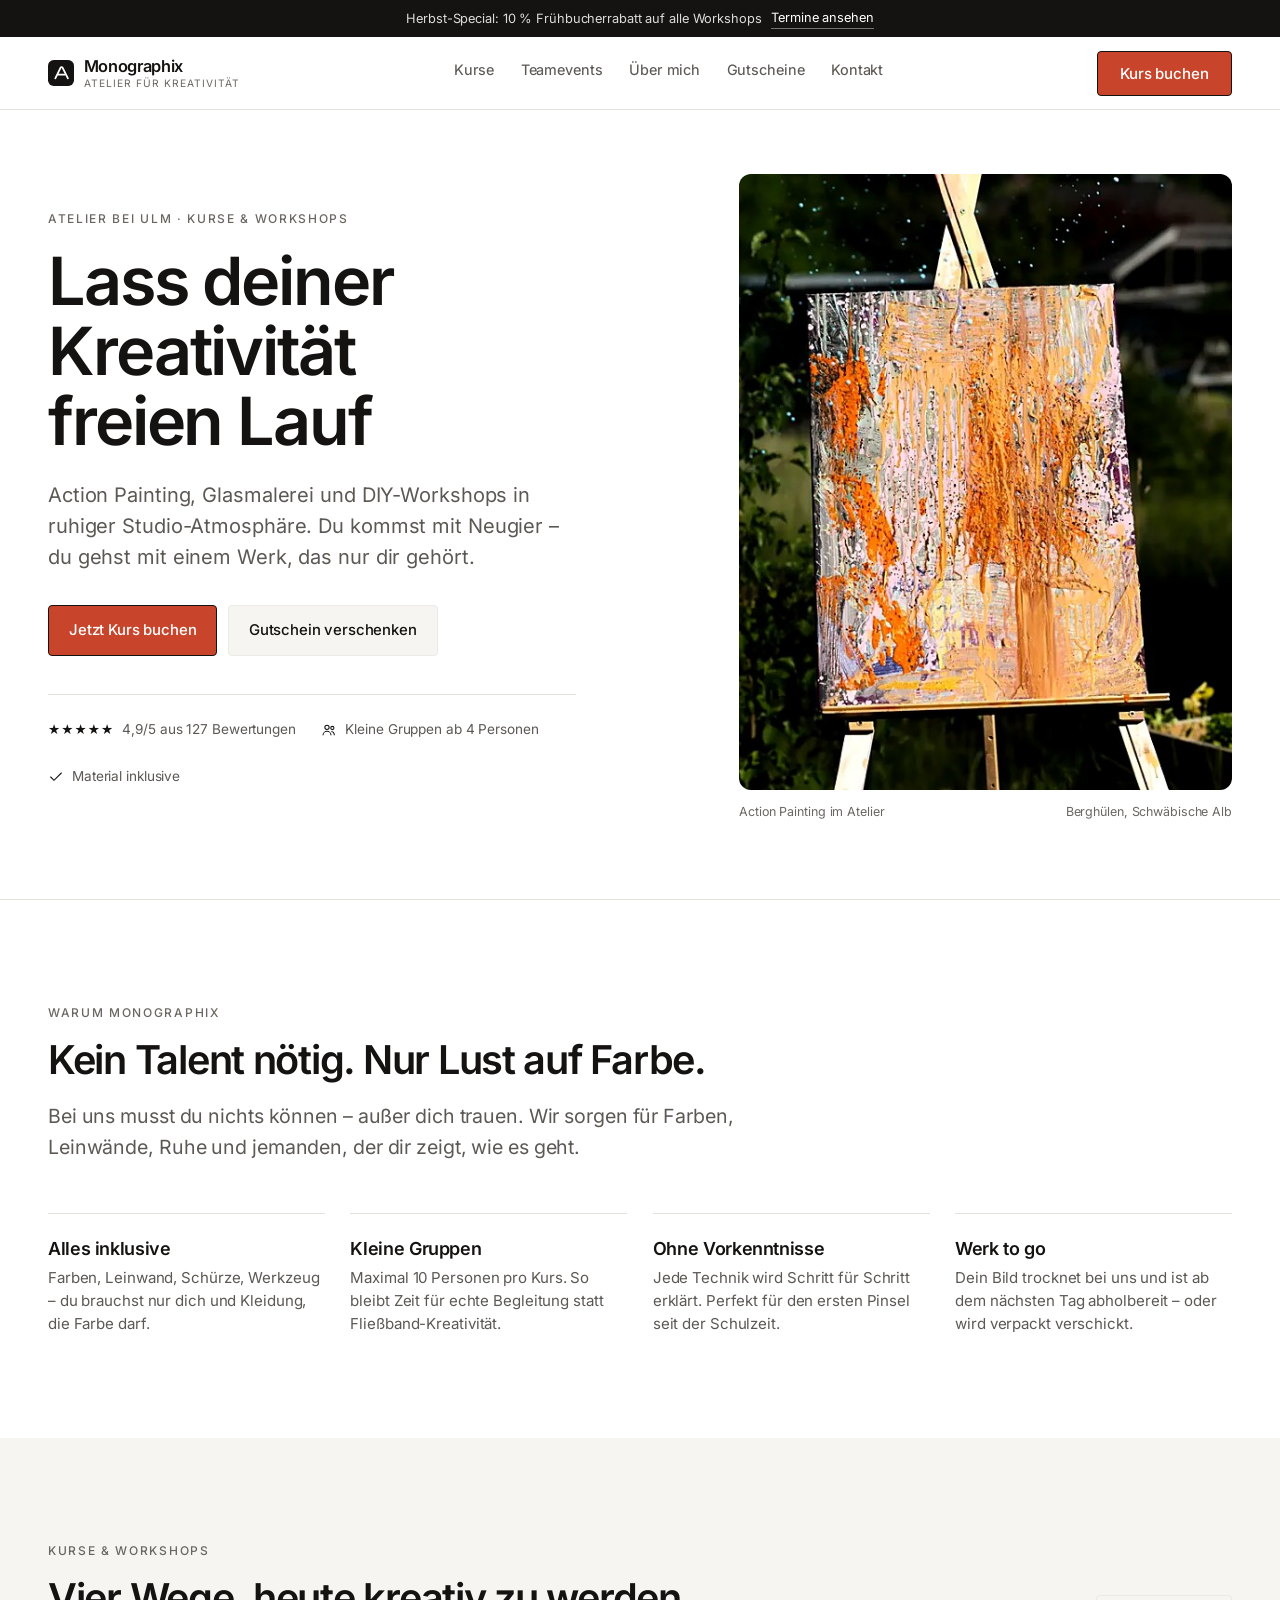
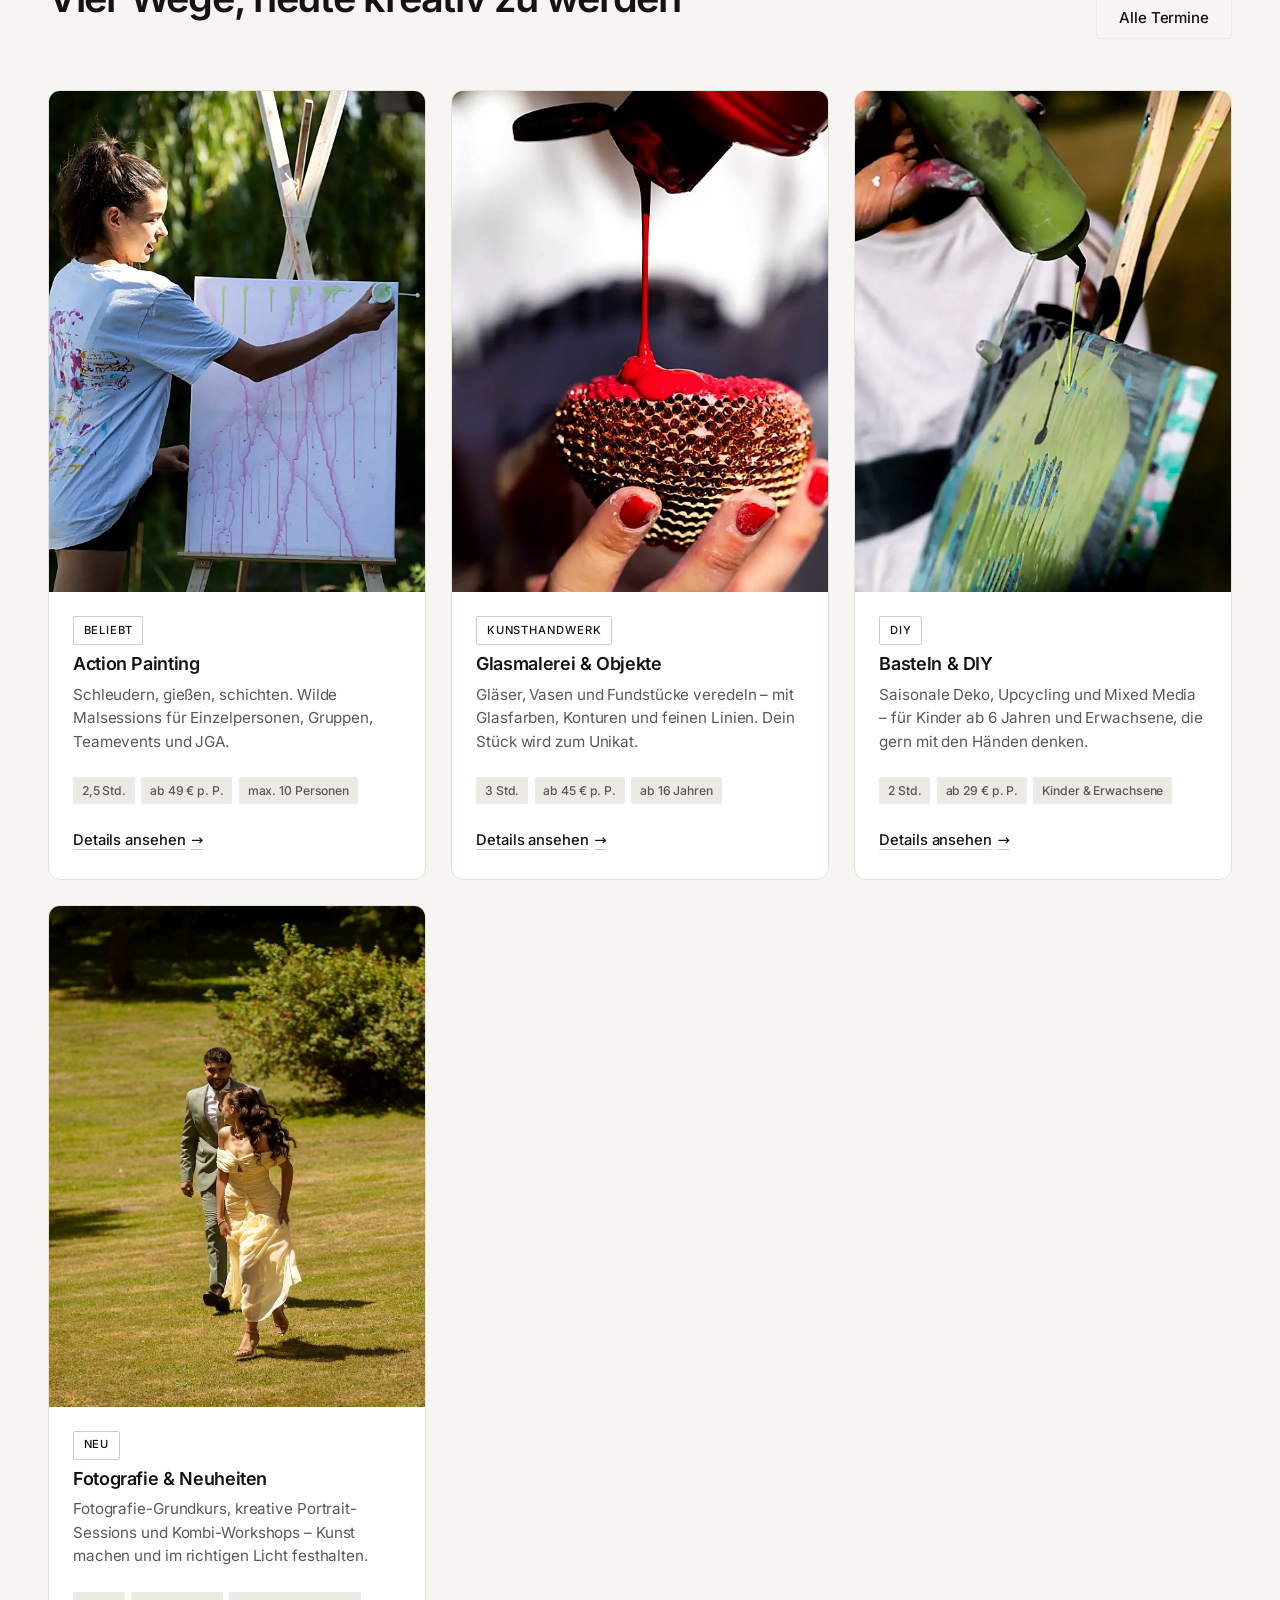
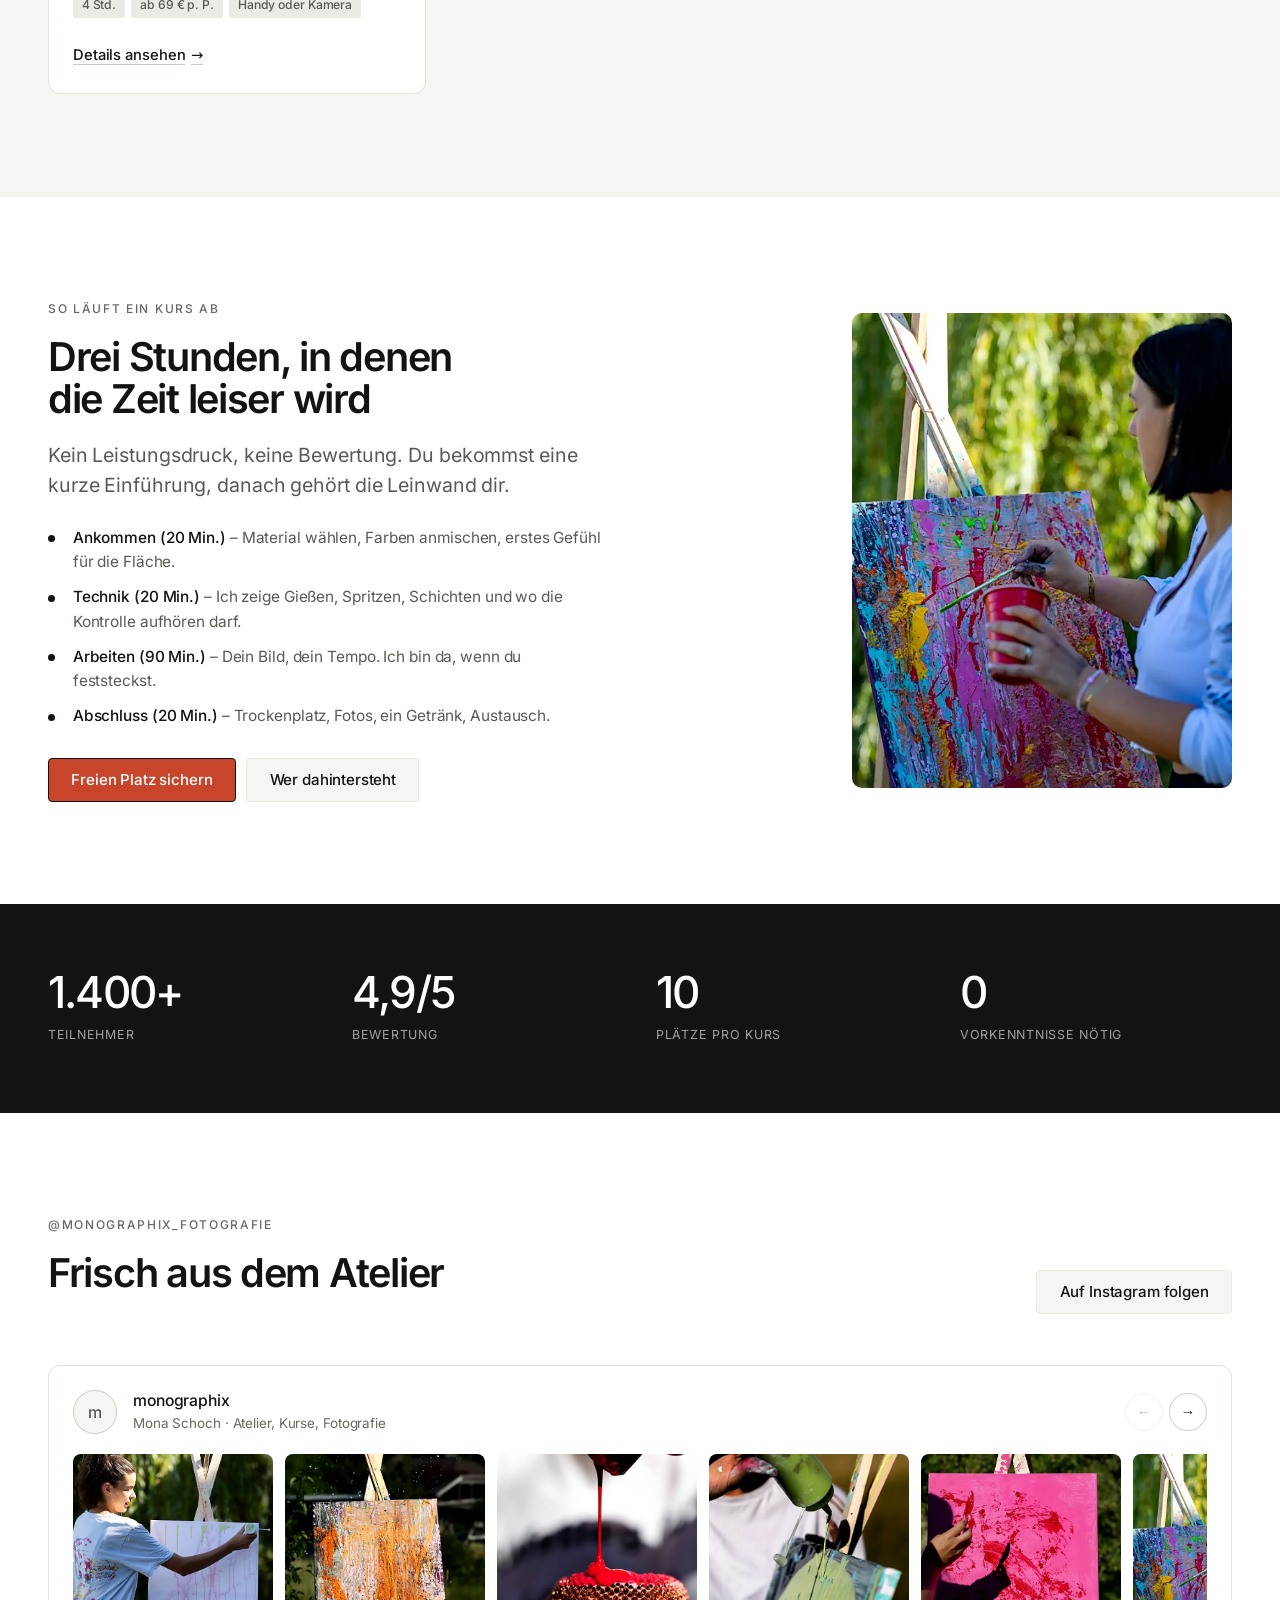
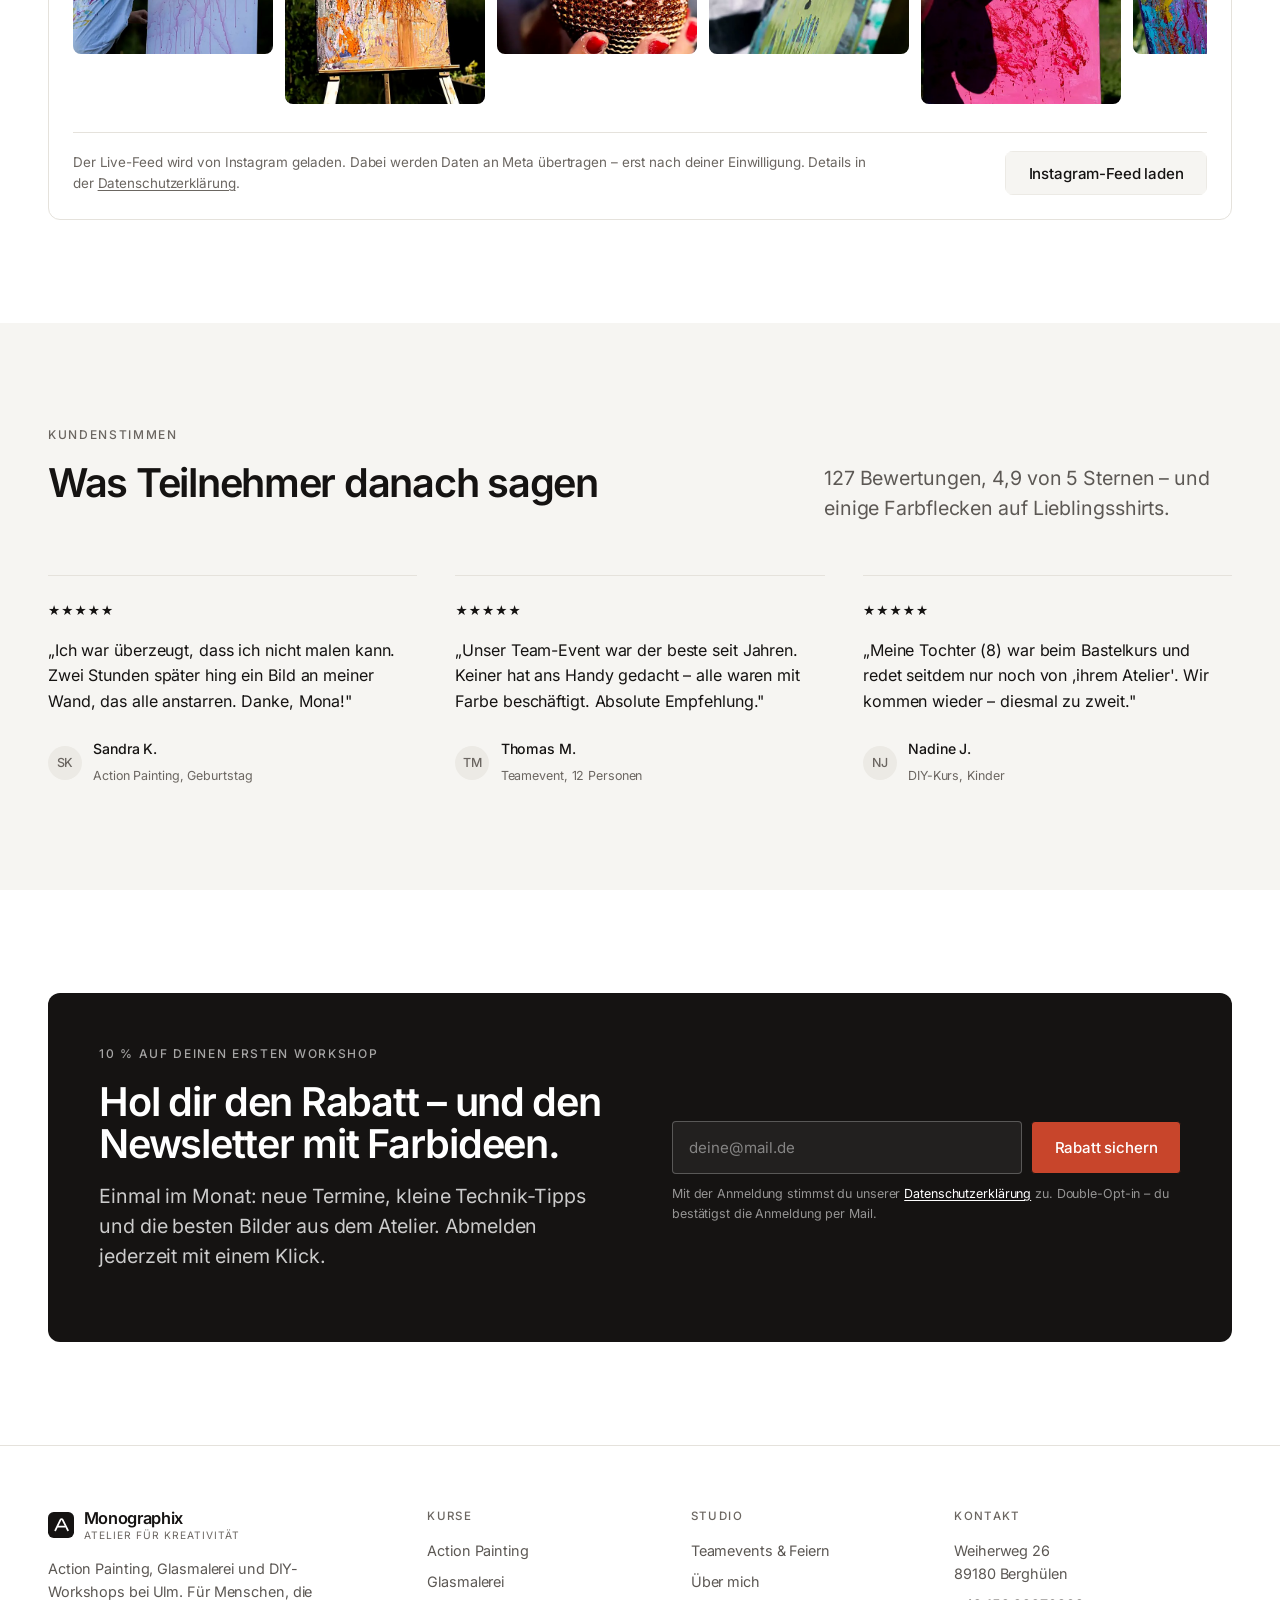
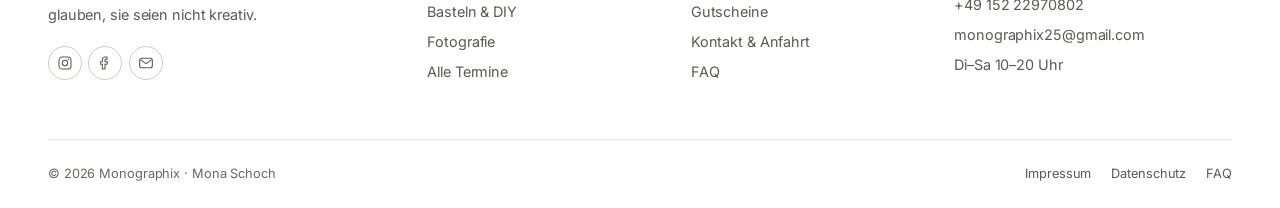
<file: index.html>
<!DOCTYPE html>
<html lang="de">
<head>
<meta charset="utf-8">
<meta name="viewport" content="width=device-width, initial-scale=1">
<title>Monographix – Action Painting &amp; Kunstworkshops bei Ulm</title>
<meta name="description" content="Action Painting, Glasmalerei, DIY-Workshops und Fotokurse im Atelier Monographix bei Ulm. Kleine Gruppen, alle Materialien inklusive, keine Vorkenntnisse nötig. Jetzt Platz sichern.">
<link rel="canonical" href="https://monographix25.github.io/monographix-website/">
<meta property="og:type" content="website">
<meta property="og:title" content="Monographix – Lass deiner Kreativität freien Lauf">
<meta property="og:description" content="Action Painting & Kunstworkshops bei Ulm: Farbe, Ruhe und ein Werk, das du mit nach Hause nimmst.">
<meta property="og:image" content="assets/img/photos/hero.jpg">
<meta name="theme-color" content="#151312">
<link rel="icon" href="assets/img/favicon.svg" type="image/svg+xml">
<link rel="preload" href="assets/fonts/inter-latin.woff2" as="font" type="font/woff2" crossorigin>
<link rel="stylesheet" href="assets/css/style.css">
<script>document.documentElement.classList.add("js");</script>

<link rel="preload" as="image" href="assets/img/photos/hero.jpg" fetchpriority="high">
<script type="application/ld+json">
{
  "@context": "https://schema.org",
  "@type": "ArtStudio",
  "name": "Monographix – Atelier für Action Painting & Kunstworkshops",
  "image": "assets/img/photos/hero.jpg",
  "url": "https://monographix25.github.io/monographix-website/",
  "telephone": "+49 152 22970802",
  "email": "monographix25@gmail.com",
  "priceRange": "€€",
  "address": {
    "@type": "PostalAddress",
    "streetAddress": "Weiherweg 26",
    "postalCode": "89180",
    "addressLocality": "Berghülen",
    "addressRegion": "Baden-Württemberg",
    "addressCountry": "DE"
  },
  "sameAs": ["https://www.instagram.com/monographix_fotografie/"],
  "openingHoursSpecification": [{
    "@type": "OpeningHoursSpecification",
    "dayOfWeek": ["Tuesday","Wednesday","Thursday","Friday","Saturday"],
    "opens": "10:00",
    "closes": "20:00"
  }]
}
</script>
</head>
<body>
<a class="skip-link" href="#main">Zum Inhalt springen</a>

<div class="topbar">
  <div class="topbar__inner">
    <span>Herbst-Special: 10&nbsp;% Frühbucherrabatt auf alle Workshops</span>
    <a href="kurse.html">Termine ansehen</a>
  </div>
</div>

<header class="site-header">
  <div class="container">
    <nav class="nav" aria-label="Hauptnavigation">
      <a class="brand" href="index.html">
        <img class="brand__mark" src="assets/img/logo.svg" alt="" width="26" height="26">
        <span>Monographix<small>Atelier für Kreativität</small></span>
      </a>
      <ul class="nav__links" id="nav-links">
        <li><a href="kurse.html">Kurse</a></li>
        <li><a href="teamevents.html">Teamevents</a></li>
        <li><a href="ueber-mich.html">Über mich</a></li>
        <li><a href="gutscheine.html">Gutscheine</a></li>
        <li><a href="kontakt.html">Kontakt</a></li>
      </ul>
      <div class="nav__cta">
        <a class="btn" href="kurse.html#buchen">Kurs buchen</a>
        <button class="nav__toggle" type="button" aria-expanded="false" aria-controls="nav-links" aria-label="Menü öffnen"><span aria-hidden="true"></span></button>
      </div>
    </nav>
  </div>
</header>

<main id="main">

  <!-- Hero -->
  <section class="hero">
    <div class="container hero__inner">
      <div class="hero__copy">
        <p class="eyebrow">Atelier bei Ulm · Kurse &amp; Workshops</p>
        <h1>Lass deiner Kreativität <em>freien Lauf</em></h1>
        <p class="lead">Action Painting, Glasmalerei und DIY-Workshops in ruhiger Studio-Atmosphäre. Du kommst mit Neugier – du gehst mit einem Werk, das nur dir gehört.</p>
        <div class="btn-row hero__actions">
          <a class="btn btn--lg" href="kurse.html#buchen">Jetzt Kurs buchen</a>
          <a class="btn btn--ghost btn--lg" href="gutscheine.html">Gutschein verschenken</a>
        </div>
        <div class="hero__proof">
          <div class="hero__proof-item">
            <span class="stars" aria-hidden="true">★★★★★</span>
            <span>4,9/5 aus 127 Bewertungen</span>
          </div>
          <div class="hero__proof-item">
            <svg viewBox="0 0 24 24" fill="none" stroke="currentColor" stroke-width="1.6" aria-hidden="true"><circle cx="9" cy="8" r="3.2"/><circle cx="17" cy="9" r="2.4"/><path d="M3 20c0-3.3 2.7-6 6-6s6 2.7 6 6M15.5 14.2c2.6.4 4.5 2.7 4.5 5.8"/></svg>
            <span>Kleine Gruppen ab 4 Personen</span>
          </div>
          <div class="hero__proof-item">
            <svg viewBox="0 0 24 24" fill="none" stroke="currentColor" stroke-width="1.6" stroke-linecap="round" aria-hidden="true"><path d="M20 6 9 17l-5-5"/></svg>
            <span>Material inklusive</span>
          </div>
        </div>
      </div>

      <figure class="hero__media">
        <img src="assets/img/photos/hero.jpg" alt="Staffelei mit abstraktem Bild in Orange und Rosa im Garten des Ateliers" width="530" height="662" fetchpriority="high">
        <figcaption>
          <span>Action Painting im Atelier</span>
          <span>Berghülen, Schwäbische Alb</span>
        </figcaption>
      </figure>
    </div>
  </section>

  <!-- Vorteile -->
  <section class="section">
    <div class="container">
      <div class="section-head reveal">
        <p class="eyebrow">Warum Monographix</p>
        <h2>Kein Talent nötig. Nur Lust auf Farbe.</h2>
        <p class="lead">Bei uns musst du nichts können – außer dich trauen. Wir sorgen für Farben, Leinwände, Ruhe und jemanden, der dir zeigt, wie es geht.</p>
      </div>
      <div class="grid grid-4">
        <div class="feature reveal">
          <h3>Alles inklusive</h3>
          <p>Farben, Leinwand, Schürze, Werkzeug – du brauchst nur dich und Kleidung, die Farbe darf.</p>
        </div>
        <div class="feature reveal">
          <h3>Kleine Gruppen</h3>
          <p>Maximal 10 Personen pro Kurs. So bleibt Zeit für echte Begleitung statt Fließband-Kreativität.</p>
        </div>
        <div class="feature reveal">
          <h3>Ohne Vorkenntnisse</h3>
          <p>Jede Technik wird Schritt für Schritt erklärt. Perfekt für den ersten Pinsel seit der Schulzeit.</p>
        </div>
        <div class="feature reveal">
          <h3>Werk to go</h3>
          <p>Dein Bild trocknet bei uns und ist ab dem nächsten Tag abholbereit – oder wird verpackt verschickt.</p>
        </div>
      </div>
    </div>
  </section>

  <!-- Kurse -->
  <section class="section section--cream" id="kurse">
    <div class="container">
      <div class="section-head section-head--row reveal">
        <div>
          <p class="eyebrow">Kurse &amp; Workshops</p>
          <h2>Vier Wege, heute kreativ zu werden</h2>
        </div>
        <a class="btn btn--ghost" href="kurse.html">Alle Termine</a>
      </div>

      <div class="grid grid-2">
        <article class="card reveal">
          <div class="card__media">
            <img src="assets/img/photos/action.jpg" alt="Teilnehmerin lässt rosa Farbe auf eine Leinwand tropfen" width="1200" height="900" loading="lazy">
          </div>
          <div class="card__body">
            <span class="badge">Beliebt</span>
            <h3>Action Painting</h3>
            <p>Schleudern, gießen, schichten. Wilde Malsessions für Einzelpersonen, Gruppen, Teamevents und JGA.</p>
            <div class="card__meta">
              <span class="tag">2,5 Std.</span>
              <span class="tag">ab 49 € p. P.</span>
              <span class="tag">max. 10 Personen</span>
            </div>
            <a class="card__link" href="action-painting.html">Details ansehen</a>
          </div>
        </article>

        <article class="card reveal">
          <div class="card__media">
            <img src="assets/img/photos/glas.jpg" alt="Rote Glasfarbe wird über ein vergoldetes Herz gegossen" width="1200" height="900" loading="lazy">
          </div>
          <div class="card__body">
            <span class="badge">Kunsthandwerk</span>
            <h3>Glasmalerei &amp; Objekte</h3>
            <p>Gläser, Vasen und Fundstücke veredeln – mit Glasfarben, Konturen und feinen Linien. Dein Stück wird zum Unikat.</p>
            <div class="card__meta">
              <span class="tag">3 Std.</span>
              <span class="tag">ab 45 € p. P.</span>
              <span class="tag">ab 16 Jahren</span>
            </div>
            <a class="card__link" href="glasmalerei.html">Details ansehen</a>
          </div>
        </article>

        <article class="card reveal">
          <div class="card__media">
            <img src="assets/img/photos/basteln.jpg" alt="Grüne Farbe wird aus einer Flasche auf eine Leinwand gegossen" width="1200" height="900" loading="lazy">
          </div>
          <div class="card__body">
            <span class="badge">DIY</span>
            <h3>Basteln &amp; DIY</h3>
            <p>Saisonale Deko, Upcycling und Mixed Media – für Kinder ab 6 Jahren und Erwachsene, die gern mit den Händen denken.</p>
            <div class="card__meta">
              <span class="tag">2 Std.</span>
              <span class="tag">ab 29 € p. P.</span>
              <span class="tag">Kinder &amp; Erwachsene</span>
            </div>
            <a class="card__link" href="basteln-diy.html">Details ansehen</a>
          </div>
        </article>

        <article class="card reveal">
          <div class="card__media">
            <img src="assets/img/photos/foto-hochzeit.jpg" alt="Brautpaar auf einer Wiese – Fotografie im natürlichen Licht" width="900" height="1125" loading="lazy">
          </div>
          <div class="card__body">
            <span class="badge">Neu</span>
            <h3>Fotografie &amp; Neuheiten</h3>
            <p>Fotografie-Grundkurs, kreative Portrait-Sessions und Kombi-Workshops – Kunst machen und im richtigen Licht festhalten.</p>
            <div class="card__meta">
              <span class="tag">4 Std.</span>
              <span class="tag">ab 69 € p. P.</span>
              <span class="tag">Handy oder Kamera</span>
            </div>
            <a class="card__link" href="fotografie.html">Details ansehen</a>
          </div>
        </article>
      </div>
    </div>
  </section>

  <!-- Ablauf / editorial -->
  <section class="section">
    <div class="container">
      <div class="split">
        <div class="reveal">
          <p class="eyebrow">So läuft ein Kurs ab</p>
          <h2>Drei Stunden, in denen die Zeit leiser wird</h2>
          <p class="lead">Kein Leistungsdruck, keine Bewertung. Du bekommst eine kurze Einführung, danach gehört die Leinwand dir.</p>
          <ol class="checklist" style="margin-top:1.6rem">
            <li><strong>Ankommen (20 Min.)</strong> – Material wählen, Farben anmischen, erstes Gefühl für die Fläche.</li>
            <li><strong>Technik (20 Min.)</strong> – Ich zeige Gießen, Spritzen, Schichten und wo die Kontrolle aufhören darf.</li>
            <li><strong>Arbeiten (90 Min.)</strong> – Dein Bild, dein Tempo. Ich bin da, wenn du feststeckst.</li>
            <li><strong>Abschluss (20 Min.)</strong> – Trockenplatz, Fotos, ein Getränk, Austausch.</li>
          </ol>
          <div class="btn-row" style="margin-top:1.8rem">
            <a class="btn" href="kurse.html#buchen">Freien Platz sichern</a>
            <a class="btn btn--ghost" href="ueber-mich.html">Wer dahintersteht</a>
          </div>
        </div>
        <figure class="reveal" style="margin:0">
          <img src="assets/img/photos/portrait.jpg" alt="Mona Schoch arbeitet an einer farbigen Leinwand im Atelier" width="595" height="744" loading="lazy" style="display:block;width:100%;max-width:380px;margin-left:auto;aspect-ratio:4/5;object-fit:cover;border-radius:10px;background:var(--paper-3)">
        </figure>
      </div>
    </div>
  </section>

  <!-- Zahlen -->
  <section class="section section--dark section--tight">
    <div class="container">
      <div class="stat-row">
        <div class="stat reveal"><b>1.400+</b><span>Teilnehmer</span></div>
        <div class="stat reveal"><b>4,9/5</b><span>Bewertung</span></div>
        <div class="stat reveal"><b>10</b><span>Plätze pro Kurs</span></div>
        <div class="stat reveal"><b>0</b><span>Vorkenntnisse nötig</span></div>
      </div>
    </div>
  </section>

  <!-- Instagram -->
  <section class="section" id="instagram">
    <div class="container">
      <div class="section-head section-head--row reveal">
        <div>
          <p class="eyebrow">@monographix_fotografie</p>
          <h2>Frisch aus dem Atelier</h2>
        </div>
        <a class="btn btn--ghost" href="https://www.instagram.com/monographix_fotografie/" target="_blank" rel="noopener noreferrer">Auf Instagram folgen</a>
      </div>

      <div class="ig reveal" data-slider>
        <div class="ig__shell">
          <div class="ig__head">
            <div class="ig__avatar" aria-hidden="true">m</div>
            <div class="ig__who">
              <b>monographix</b>
              <span>Mona Schoch · Atelier, Kurse, Fotografie</span>
            </div>
            <div class="ig__slider-nav">
              <button class="slider-btn" type="button" data-slider-prev aria-label="Vorherige Bilder">←</button>
              <button class="slider-btn" type="button" data-slider-next aria-label="Nächste Bilder">→</button>
            </div>
          </div>

          <div class="ig__grid" tabindex="0" role="group" aria-label="Instagram-Galerie, scrollbar">
            <a class="ig__item" href="https://www.instagram.com/monographix_fotografie/" target="_blank" rel="noopener noreferrer">
              <img src="assets/img/photos/action.jpg" alt="Rosa Farbe tropft auf die Leinwand" width="1000" height="1000" loading="lazy">
            </a>
            <a class="ig__item tall" href="https://www.instagram.com/monographix_fotografie/" target="_blank" rel="noopener noreferrer">
              <img src="assets/img/photos/hero.jpg" alt="Fertiges Bild auf der Staffelei" width="1000" height="1250" loading="lazy">
            </a>
            <a class="ig__item" href="https://www.instagram.com/monographix_fotografie/" target="_blank" rel="noopener noreferrer">
              <img src="assets/img/photos/glas.jpg" alt="Rote Farbe auf vergoldetem Objekt" width="1000" height="1000" loading="lazy">
            </a>
            <a class="ig__item" href="https://www.instagram.com/monographix_fotografie/" target="_blank" rel="noopener noreferrer">
              <img src="assets/img/photos/basteln.jpg" alt="Grüne Farbe wird gegossen" width="1000" height="1000" loading="lazy">
            </a>
            <a class="ig__item tall" href="https://www.instagram.com/monographix_fotografie/" target="_blank" rel="noopener noreferrer">
              <img src="assets/img/photos/fotografie.jpg" alt="Pinke Leinwand im Sonnenlicht" width="1000" height="1250" loading="lazy">
            </a>
            <a class="ig__item" href="https://www.instagram.com/monographix_fotografie/" target="_blank" rel="noopener noreferrer">
              <img src="assets/img/photos/portrait.jpg" alt="Arbeiten an einer bunten Leinwand" width="1000" height="1000" loading="lazy">
            </a>
            <a class="ig__item tall" href="https://www.instagram.com/monographix_fotografie/" target="_blank" rel="noopener noreferrer">
              <img src="assets/img/photos/g2.jpg" alt="Stillleben mit Glaslampe und Blumen" width="900" height="1125" loading="lazy">
            </a>
            <a class="ig__item" href="https://www.instagram.com/monographix_fotografie/" target="_blank" rel="noopener noreferrer">
              <img src="assets/img/photos/g3.jpg" alt="Kerzen und Rosen auf Holz" width="900" height="1125" loading="lazy">
            </a>
            <a class="ig__item" href="https://www.instagram.com/monographix_fotografie/" target="_blank" rel="noopener noreferrer">
              <img src="assets/img/photos/g1.jpg" alt="Paar-Portrait im hellen Licht" width="900" height="1125" loading="lazy">
            </a>
            <a class="ig__item tall" href="https://www.instagram.com/monographix_fotografie/" target="_blank" rel="noopener noreferrer">
              <img src="assets/img/photos/g6.jpg" alt="Waldweg im Herbstlicht" width="900" height="1125" loading="lazy">
            </a>
            <a class="ig__item" href="https://www.instagram.com/monographix_fotografie/" target="_blank" rel="noopener noreferrer">
              <img src="assets/img/photos/g5.jpg" alt="Küstenstraße im Abendlicht" width="900" height="1125" loading="lazy">
            </a>
          </div>

          <div class="ig__consent">
            <p>
              Der Live-Feed wird von Instagram geladen. Dabei werden Daten an Meta übertragen – erst nach deiner
              Einwilligung. Details in der <a href="datenschutz.html">Datenschutzerklärung</a>.
            </p>
            <div class="consent-box" data-consent-embed="instagram" data-title="Instagram-Feed von monographix" data-height="420" style="border:0;background:none;min-height:0;padding:0;display:block">
              <div class="consent-box__inner">
                <button class="btn btn--ghost" type="button" data-consent-accept data-src="https://www.instagram.com/monographix_fotografie/embed">
                  Instagram-Feed laden
                </button>
              </div>
            </div>
          </div>
        </div>
      </div>
    </div>
  </section>

  <!-- Stimmen -->
  <section class="section section--cream">
    <div class="container">
      <div class="section-head section-head--row reveal">
        <div>
          <p class="eyebrow">Kundenstimmen</p>
          <h2>Was Teilnehmer danach sagen</h2>
        </div>
        <p class="lead" style="max-width:34ch;margin:0">127 Bewertungen, 4,9 von 5 Sternen – und einige Farbflecken auf Lieblingsshirts.</p>
      </div>
      <div class="quote-grid">
        <blockquote class="quote reveal">
          <span class="stars" aria-hidden="true">★★★★★</span>
          <p>„Ich war überzeugt, dass ich nicht malen kann. Zwei Stunden später hing ein Bild an meiner Wand, das alle anstarren. Danke, Mona!"</p>
          <div class="quote__person">
            <span class="quote__avatar" aria-hidden="true">SK</span>
            <div><b>Sandra K.</b><span>Action Painting, Geburtstag</span></div>
          </div>
        </blockquote>
        <blockquote class="quote reveal">
          <span class="stars" aria-hidden="true">★★★★★</span>
          <p>„Unser Team-Event war der beste seit Jahren. Keiner hat ans Handy gedacht – alle waren mit Farbe beschäftigt. Absolute Empfehlung."</p>
          <div class="quote__person">
            <span class="quote__avatar" aria-hidden="true">TM</span>
            <div><b>Thomas M.</b><span>Teamevent, 12 Personen</span></div>
          </div>
        </blockquote>
        <blockquote class="quote reveal">
          <span class="stars" aria-hidden="true">★★★★★</span>
          <p>„Meine Tochter (8) war beim Bastelkurs und redet seitdem nur noch von ‚ihrem Atelier'. Wir kommen wieder – diesmal zu zweit."</p>
          <div class="quote__person">
            <span class="quote__avatar" aria-hidden="true">NJ</span>
            <div><b>Nadine J.</b><span>DIY-Kurs, Kinder</span></div>
          </div>
        </blockquote>
      </div>
    </div>
  </section>

  <!-- CTA + Newsletter -->
  <section class="section">
    <div class="container">
      <div class="cta-band reveal">
        <div class="split">
          <div>
            <p class="eyebrow">10 % auf deinen ersten Workshop</p>
            <h2>Hol dir den Rabatt – und den Newsletter mit Farbideen.</h2>
            <p class="lead">Einmal im Monat: neue Termine, kleine Technik-Tipps und die besten Bilder aus dem Atelier. Abmelden jederzeit mit einem Klick.</p>
          </div>
          <div>
            <form data-mailto="monographix25@gmail.com" class="newsletter" data-form data-subject="Newsletter-Anmeldung (10 % Rabatt)" data-endpoint="https://formsubmit.co/ajax/monographix25@gmail.com" novalidate>
              <label class="sr-only" for="nl-mail">E-Mail-Adresse</label>
              <input id="nl-mail" name="email" type="email" required placeholder="deine@mail.de" autocomplete="email">
              <button class="btn" type="submit">Rabatt sichern</button>
              <p class="form-note" style="color:rgba(255,255,255,.55);flex:1 1 100%">
                Mit der Anmeldung stimmst du unserer <a href="datenschutz.html" style="color:#fff">Datenschutzerklärung</a> zu. Double-Opt-in – du bestätigst die Anmeldung per Mail.
              </p>
              <p class="form-status" role="status"></p>
            </form>
          </div>
        </div>
      </div>
    </div>
  </section>

</main>

<footer class="site-footer">
  <div class="container">
    <div class="footer-grid">
      <div>
        <a class="brand" href="index.html">
          <img class="brand__mark" src="assets/img/logo.svg" alt="" width="26" height="26">
          <span>Monographix<small>Atelier für Kreativität</small></span>
        </a>
        <p style="max-width:32ch">Action Painting, Glasmalerei und DIY-Workshops bei Ulm. Für Menschen, die glauben, sie seien nicht kreativ.</p>
        <div class="social-row">
          <a href="https://www.instagram.com/monographix_fotografie/" target="_blank" rel="noopener noreferrer" aria-label="Instagram"><svg viewBox="0 0 24 24" width="16" height="16" fill="none" stroke="currentColor" stroke-width="1.6" aria-hidden="true"><rect x="3" y="3" width="18" height="18" rx="5"/><circle cx="12" cy="12" r="4"/><circle cx="17.2" cy="6.8" r="1.1" fill="currentColor" stroke="none"/></svg></a>
          <a href="https://www.facebook.com/mona.schoch/" target="_blank" rel="noopener noreferrer" aria-label="Facebook"><svg viewBox="0 0 24 24" width="16" height="16" fill="none" stroke="currentColor" stroke-width="1.6" aria-hidden="true"><path d="M15 3h-2.5A4.5 4.5 0 0 0 8 7.5V10H5.5v4H8v7h4v-7h3l.8-4H12V7.5c0-.6.4-1 1-1h2Z"/></svg></a>
          <a href="mailto:monographix25@gmail.com" aria-label="E-Mail schreiben"><svg viewBox="0 0 24 24" width="16" height="16" fill="none" stroke="currentColor" stroke-width="1.6" aria-hidden="true"><rect x="2.5" y="5" width="19" height="14" rx="3"/><path d="m3.5 7 8.5 6 8.5-6"/></svg></a>
        </div>
      </div>
      <div>
        <h3>Kurse</h3>
        <ul>
          <li><a href="action-painting.html">Action Painting</a></li>
          <li><a href="glasmalerei.html">Glasmalerei</a></li>
          <li><a href="basteln-diy.html">Basteln &amp; DIY</a></li>
          <li><a href="fotografie.html">Fotografie</a></li>
          <li><a href="kurse.html">Alle Termine</a></li>
        </ul>
      </div>
      <div>
        <h3>Studio</h3>
        <ul>
          <li><a href="teamevents.html">Teamevents &amp; Feiern</a></li>
          <li><a href="ueber-mich.html">Über mich</a></li>
          <li><a href="gutscheine.html">Gutscheine</a></li>
          <li><a href="kontakt.html">Kontakt &amp; Anfahrt</a></li>
          <li><a href="kontakt.html#faq">FAQ</a></li>
        </ul>
      </div>
      <div>
        <h3>Kontakt</h3>
        <ul>
          <li>Weiherweg 26<br>89180 Berghülen</li>
          <li><a href="tel:+4915222970802">+49 152 22970802</a></li>
          <li><a href="mailto:monographix25@gmail.com">monographix25@gmail.com</a></li>
          <li>Di–Sa 10–20 Uhr</li>
        </ul>
      </div>
    </div>
    <div class="footer-bottom">
      <span>© <span data-year>2026</span> Monographix · Mona Schoch</span>
      <div class="btn-row" style="gap:1.25rem">
        <a href="impressum.html">Impressum</a>
        <a href="datenschutz.html">Datenschutz</a>
        <a href="kontakt.html#faq">FAQ</a>
      </div>
    </div>
  </div>
</footer>

<div class="mobile-cta">
  <a class="btn btn--ghost" href="gutscheine.html">Gutschein</a>
  <a class="btn" href="kurse.html#buchen">Kurs buchen</a>
</div>

<script src="assets/js/main.js" defer></script>
</body>
</html>
</file>
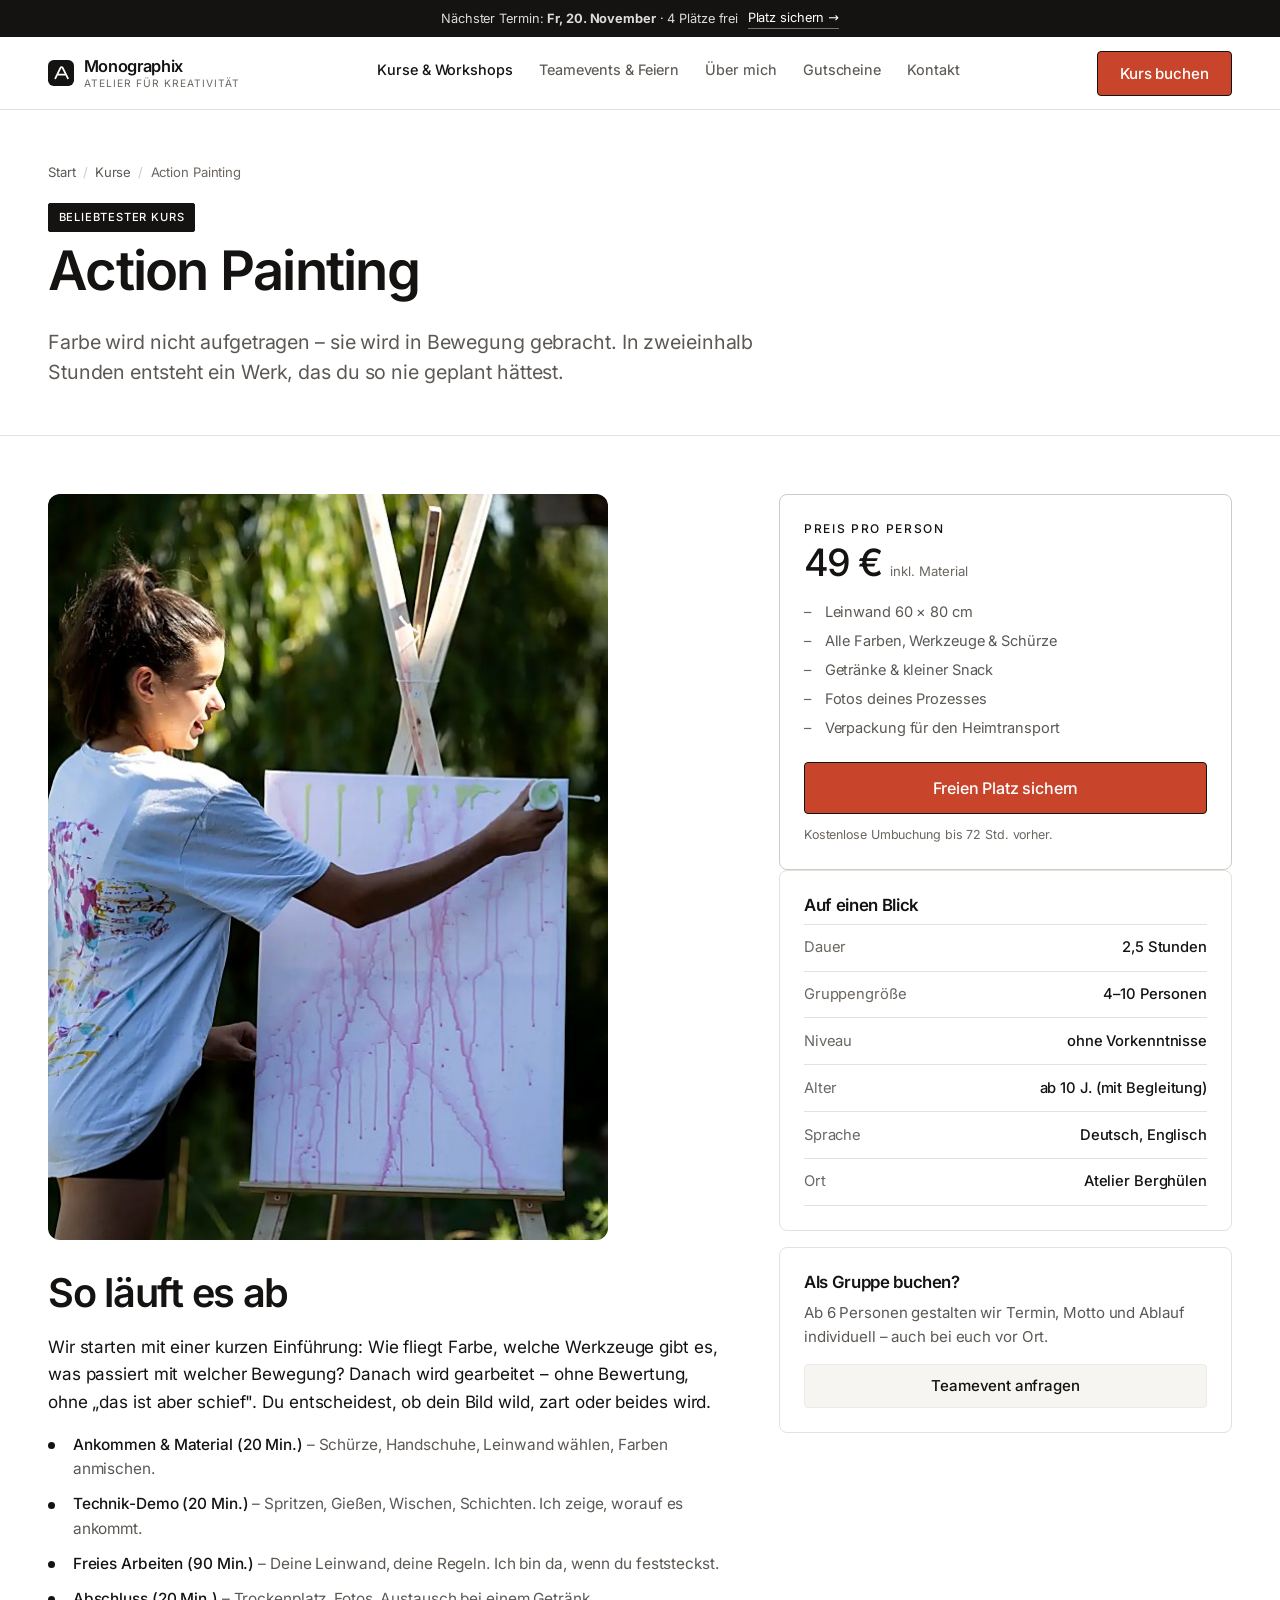
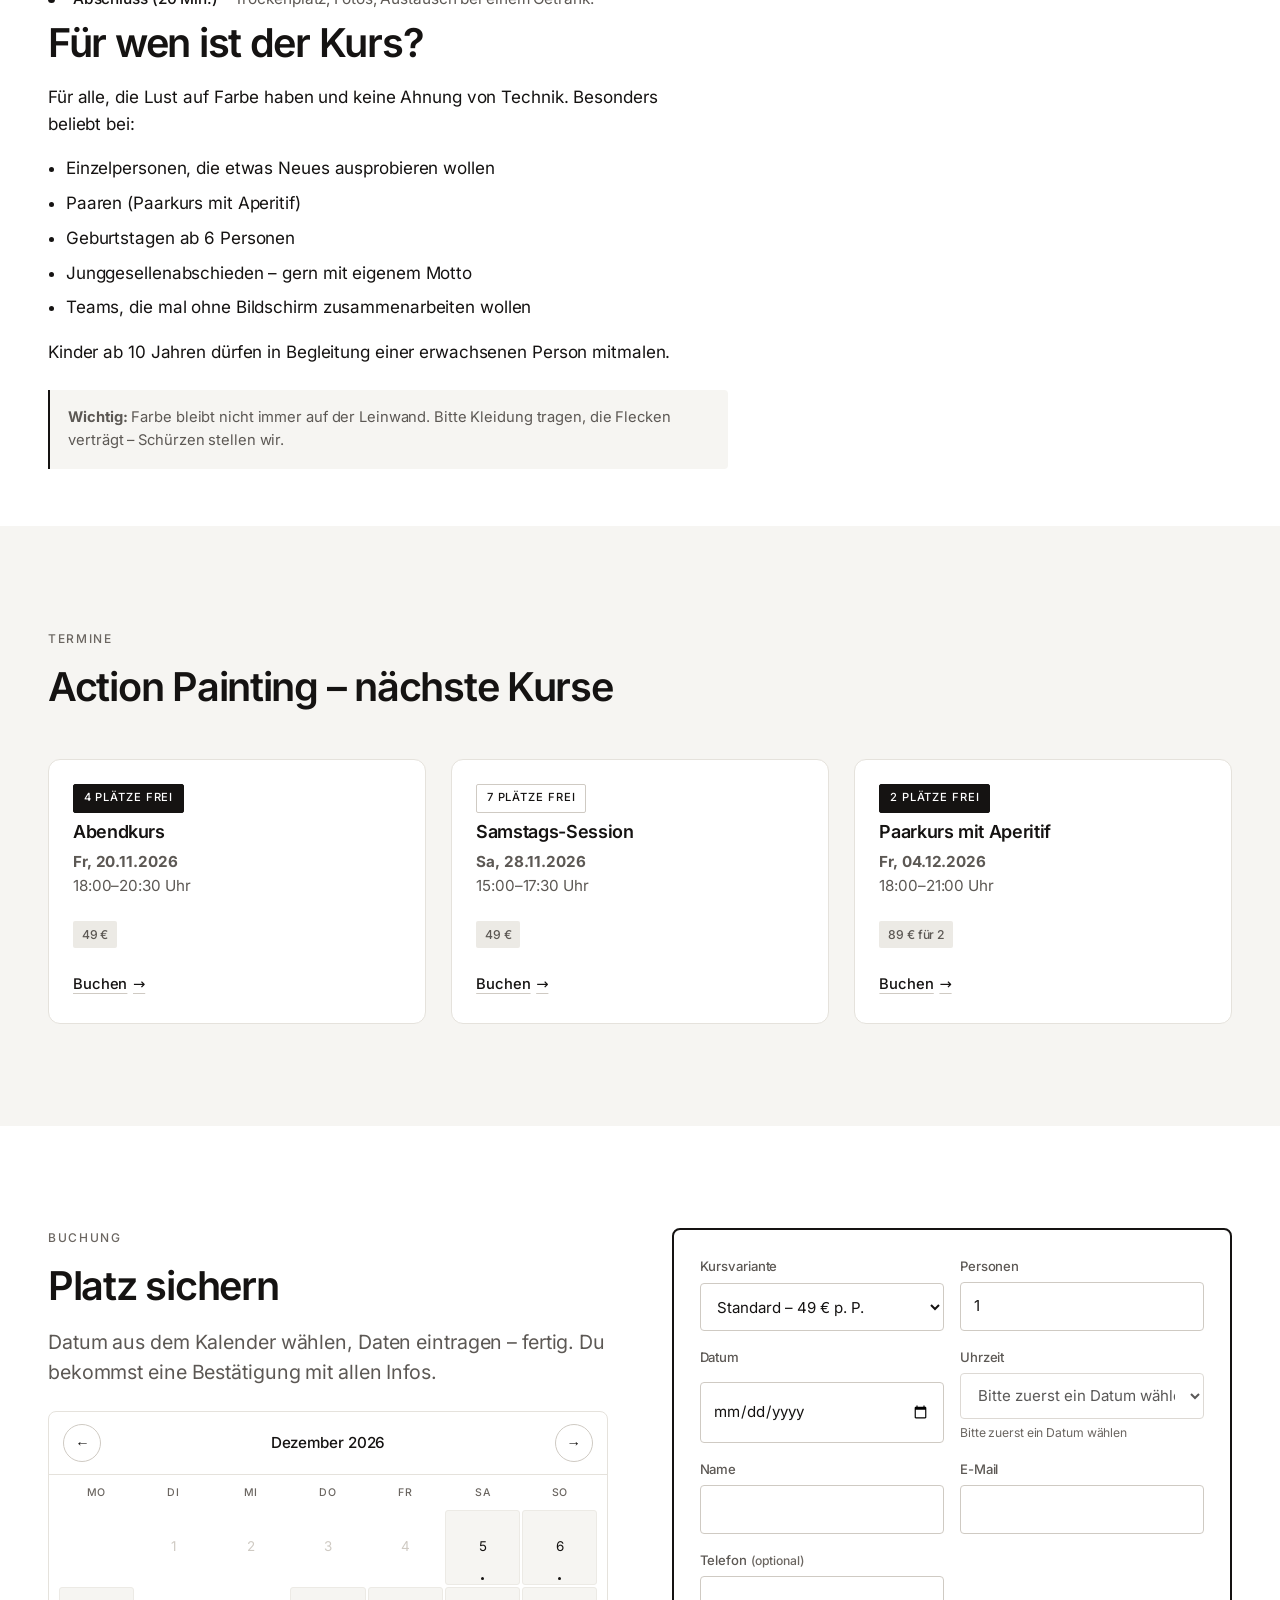
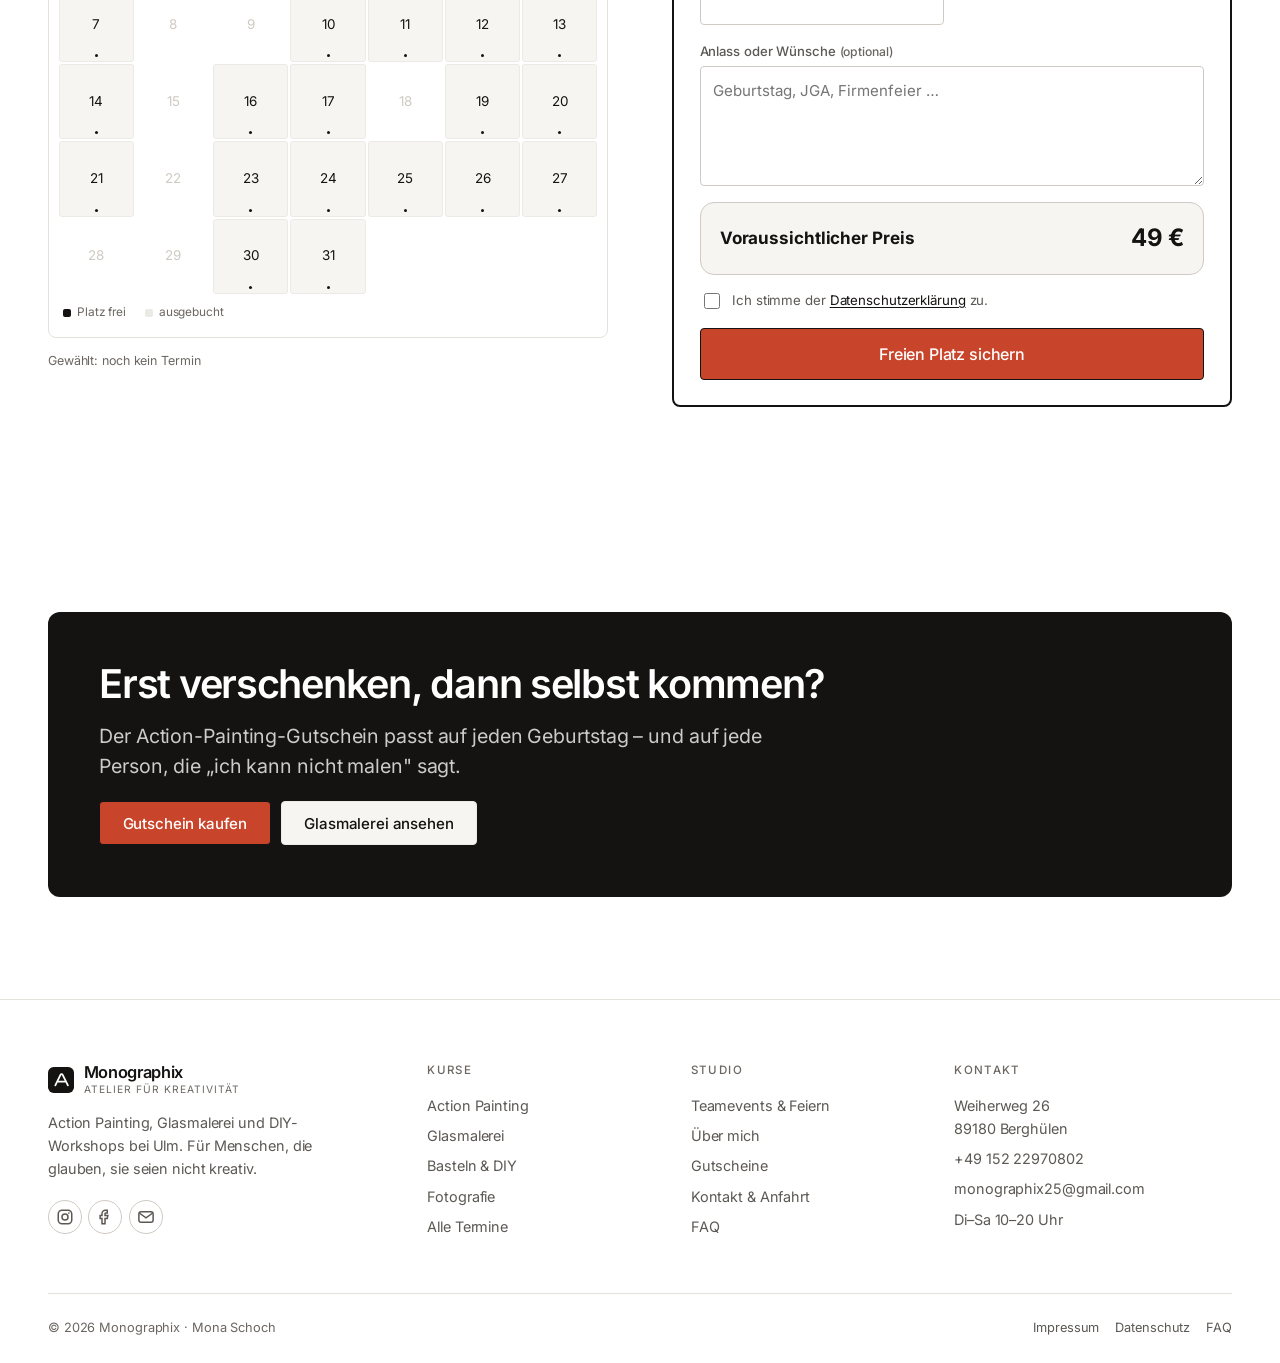
<file: action-painting.html>
<!DOCTYPE html>
<html lang="de">
<head>
<meta charset="utf-8">
<meta name="viewport" content="width=device-width, initial-scale=1">
<title>Action Painting Kurs bei Ulm – Termine &amp; Preise | Monographix</title>
<meta name="description" content="Action Painting in Berghülen bei Ulm: wilde Malsessions für Einzelpersonen, Gruppen, Teamevents und JGA. Ab 49 €, Material inklusive, keine Vorkenntnisse nötig.">
<link rel="canonical" href="https://monographix25.github.io/monographix-website/action-painting.html">
<meta property="og:title" content="Action Painting – wild, bunt, befreiend">
<meta property="og:description" content="Schleudern, spritzen, schichten: Der Action-Painting-Kurs im Atelier Monographix.">
<meta property="og:image" content="assets/img/photos/action.jpg">
<meta name="theme-color" content="#14100F">
<link rel="icon" href="assets/img/favicon.svg" type="image/svg+xml">
<link rel="stylesheet" href="assets/css/style.css">
<script>document.documentElement.classList.add("js");</script>

<script type="application/ld+json">
{
  "@context": "https://schema.org",
  "@type": "Course",
  "name": "Action Painting Workshop",
  "description": "Wilde, expressive Malsessions für Einzelpersonen, Gruppen, Teamevents und Junggesellenabschiede.",
  "provider": { "@type": "Organization", "name": "Monographix", "sameAs": "https://monographix25.github.io/monographix-website/" },
  "offers": { "@type": "Offer", "price": "49", "priceCurrency": "EUR", "availability": "https://schema.org/InStock" }
}
</script>
</head>
<body>
<a class="skip-link" href="#main">Zum Inhalt springen</a>

<div class="topbar">
  <div class="topbar__inner">
    <span class="topbar__spark" aria-hidden="true"></span>
    <span>Nächster Termin: <strong>Fr, 20. November</strong> · 4 Plätze frei</span>
    <a href="#buchen">Platz sichern →</a>
  </div>
</div>

<header class="site-header">
  <div class="container">
    <nav class="nav" aria-label="Hauptnavigation">
      <a class="brand" href="index.html">
        <img class="brand__mark" src="assets/img/logo.svg" alt="" width="34" height="34">
        <span>Monographix<small>Atelier für Kreativität</small></span>
      </a>
      <ul class="nav__links" id="nav-links">
        <li><a href="kurse.html" aria-current="page">Kurse &amp; Workshops</a></li>
        <li><a href="teamevents.html">Teamevents &amp; Feiern</a></li>
        <li><a href="ueber-mich.html">Über mich</a></li>
        <li><a href="gutscheine.html">Gutscheine</a></li>
        <li><a href="kontakt.html">Kontakt</a></li>
      </ul>
      <div class="nav__cta">
        <a class="btn btn--accent" href="#buchen">Kurs buchen</a>
        <button class="nav__toggle" type="button" aria-expanded="false" aria-controls="nav-links" aria-label="Menü öffnen"><span aria-hidden="true"></span></button>
      </div>
    </nav>
  </div>
</header>

<main id="main">

  <section class="page-head">
    <div class="container">
      <ol class="breadcrumb">
        <li><a href="index.html">Start</a></li>
        <li><a href="kurse.html">Kurse</a></li>
        <li>Action Painting</li>
      </ol>
      <span class="badge badge--pink">Beliebtester Kurs</span>
      <h1 style="margin-top:.6rem">Action Painting</h1>
      <p class="lead">Farbe wird nicht aufgetragen – sie wird in Bewegung gebracht. In zweieinhalb Stunden entsteht ein Werk, das du so nie geplant hättest.</p>
    </div>
  </section>

  <section class="section section--tight">
    <div class="container">
      <div class="course-detail">
        <div class="reveal">
          <figure class="course-figure">
            <img src="assets/img/photos/action.jpg" alt="Action Painting: Farbspritzer und schwungvolle Pinselstriche auf großer Leinwand" width="1200" height="900">
          </figure>

          <h2 style="margin-top:2rem">So läuft es ab</h2>
          <p>Wir starten mit einer kurzen Einführung: Wie fliegt Farbe, welche Werkzeuge gibt es, was passiert mit welcher Bewegung? Danach wird gearbeitet – ohne Bewertung, ohne „das ist aber schief". Du entscheidest, ob dein Bild wild, zart oder beides wird.</p>
          <ol class="checklist" style="counter-reset:step">
            <li><strong>Ankommen &amp; Material (20 Min.)</strong> – Schürze, Handschuhe, Leinwand wählen, Farben anmischen.</li>
            <li><strong>Technik-Demo (20 Min.)</strong> – Spritzen, Gießen, Wischen, Schichten. Ich zeige, worauf es ankommt.</li>
            <li><strong>Freies Arbeiten (90 Min.)</strong> – Deine Leinwand, deine Regeln. Ich bin da, wenn du feststeckst.</li>
            <li><strong>Abschluss (20 Min.)</strong> – Trockenplatz, Fotos, Austausch bei einem Getränk.</li>
          </ol>

          <h2>Für wen ist der Kurs?</h2>
          <p>Für alle, die Lust auf Farbe haben und keine Ahnung von Technik. Besonders beliebt bei:</p>
          <ul>
            <li>Einzelpersonen, die etwas Neues ausprobieren wollen</li>
            <li>Paaren (Paarkurs mit Aperitif)</li>
            <li>Geburtstagen ab 6 Personen</li>
            <li>Junggesellenabschieden – gern mit eigenem Motto</li>
            <li>Teams, die mal ohne Bildschirm zusammenarbeiten wollen</li>
          </ul>
          <p>Kinder ab 10 Jahren dürfen in Begleitung einer erwachsenen Person mitmalen.</p>

          <div class="note" style="margin-top:1.5rem">
            <strong>Wichtig:</strong> Farbe bleibt nicht immer auf der Leinwand. Bitte Kleidung tragen, die Flecken verträgt – Schürzen stellen wir.
          </div>
        </div>

        <aside class="reveal">
          <div class="price-block">
            <p class="eyebrow" style="color:var(--ink);margin-bottom:.4rem">Preis pro Person</p>
            <div class="price">49 € <small>inkl. Material</small></div>
            <ul>
              <li>Leinwand 60 × 80 cm</li>
              <li>Alle Farben, Werkzeuge &amp; Schürze</li>
              <li>Getränke &amp; kleiner Snack</li>
              <li>Fotos deines Prozesses</li>
              <li>Verpackung für den Heimtransport</li>
            </ul>
            <a class="btn btn--block btn--lg" href="#buchen">Freien Platz sichern</a>
            <p class="form-note" style="margin:.7rem 0 0">Kostenlose Umbuchung bis 72 Std. vorher.</p>
          </div>

          <div class="sidebar-card">
            <h3 style="font-size:1.05rem">Auf einen Blick</h3>
            <ul class="facts">
              <li><span class="facts__k">Dauer</span><span class="facts__v">2,5 Stunden</span></li>
              <li><span class="facts__k">Gruppengröße</span><span class="facts__v">4–10 Personen</span></li>
              <li><span class="facts__k">Niveau</span><span class="facts__v">ohne Vorkenntnisse</span></li>
              <li><span class="facts__k">Alter</span><span class="facts__v">ab 10 J. (mit Begleitung)</span></li>
              <li><span class="facts__k">Sprache</span><span class="facts__v">Deutsch, Englisch</span></li>
              <li><span class="facts__k">Ort</span><span class="facts__v">Atelier Berghülen</span></li>
            </ul>
          </div>

          <div class="sidebar-card">
            <h3 style="font-size:1.05rem">Als Gruppe buchen?</h3>
            <p style="font-size:.94rem;color:var(--ink-soft)">Ab 6 Personen gestalten wir Termin, Motto und Ablauf individuell – auch bei euch vor Ort.</p>
            <a class="btn btn--ghost btn--block" href="teamevents.html">Teamevent anfragen</a>
          </div>
        </aside>
      </div>
    </div>
  </section>

  <!-- Termine -->
  <section class="section section--cream" id="termine">
    <div class="container">
      <div class="section-head reveal">
        <p class="eyebrow">Termine</p>
        <h2>Action Painting – nächste Kurse</h2>
      </div>
      <div class="grid grid-3">
        <article class="card card--flat reveal">
          <div class="card__body">
            <span class="badge badge--teal">4 Plätze frei</span>
            <h3>Abendkurs</h3>
            <p><strong>Fr, 20.11.2026</strong><br>18:00–20:30 Uhr</p>
            <div class="card__meta"><span class="tag">49 €</span></div>
            <a class="card__link" href="#buchen">Buchen</a>
          </div>
        </article>
        <article class="card card--flat reveal">
          <div class="card__body">
            <span class="badge">7 Plätze frei</span>
            <h3>Samstags-Session</h3>
            <p><strong>Sa, 28.11.2026</strong><br>15:00–17:30 Uhr</p>
            <div class="card__meta"><span class="tag">49 €</span></div>
            <a class="card__link" href="#buchen">Buchen</a>
          </div>
        </article>
        <article class="card card--flat reveal">
          <div class="card__body">
            <span class="badge badge--pink">2 Plätze frei</span>
            <h3>Paarkurs mit Aperitif</h3>
            <p><strong>Fr, 04.12.2026</strong><br>18:00–21:00 Uhr</p>
            <div class="card__meta"><span class="tag">89 € für 2</span></div>
            <a class="card__link" href="#buchen">Buchen</a>
          </div>
        </article>
      </div>
    </div>
  </section>

  <!-- Buchung -->
  <section class="section" id="buchen">
    <div class="container">
      <div class="split" style="align-items:start">
        <div class="reveal">
          <p class="eyebrow">Buchung</p>
          <h2>Platz sichern</h2>
          <p class="lead">Datum aus dem Kalender wählen, Daten eintragen – fertig. Du bekommst eine Bestätigung mit allen Infos.</p>
          <div class="calendar" data-calendar style="margin-top:1.5rem">
            <div class="calendar__head">
              <button class="slider-btn" type="button" data-cal-prev aria-label="Vorheriger Monat">←</button>
              <span class="calendar__title">Monat</span>
              <button class="slider-btn" type="button" data-cal-next aria-label="Nächster Monat">→</button>
            </div>
            <div class="calendar__grid" role="group" aria-label="Verfügbare Kurstage"></div>
            <div class="calendar__legend">
              <span class="free"><i></i> Platz frei</span>
              <span><i></i> ausgebucht</span>
            </div>
          </div>
          <p class="form-note" style="margin-top:.8rem">Gewählt: <span data-date-output hidden>–</span><span data-date-empty>noch kein Termin</span></p>
        </div>

        <form data-confirm="booking" data-mailto="monographix25@gmail.com" class="form reveal" data-form data-subject="Kursbuchung Action Painting" data-endpoint="https://formsubmit.co/ajax/monographix25@gmail.com" data-estimator style="background:#fff;border:2px solid var(--ink);border-radius:var(--radius);padding:1.6rem">
          <input type="hidden" name="kurs" value="action-painting">
          <div class="form-grid">
            <div class="field">
              <label for="kurs">Kursvariante</label>
              <select id="kurs" name="variante">
                <option value="standard" data-price="49">Standard – 49 € p. P.</option>
                <option value="paar" data-price="45">Paarkurs – 89 € für 2</option>
                <option value="gruppe" data-price="45">Gruppe ab 6 – 45 € p. P.</option>
              </select>
            </div>
            <div class="field">
              <label for="personen">Personen</label>
              <input id="personen" name="personen" type="number" min="1" max="10" value="1" required>
            </div>
            <div class="field">
              <label for="kursdatum">Datum</label>
              <input id="kursdatum" name="datum" type="date" required>
            </div>
            <div class="field">
              <label for="uhrzeit">Uhrzeit</label>
              <select id="uhrzeit" name="uhrzeit" required disabled>
                <option value="">Bitte zuerst ein Datum wählen</option>
              </select>
              <span class="hint" data-time-hint>Mo–Do ab 16 Uhr, Fr–So ganztags</span>
            </div>
            <div class="field">
              <label for="name">Name</label>
              <input id="name" name="name" type="text" autocomplete="name" required>
            </div>
            <div class="field">
              <label for="mail">E-Mail</label>
              <input id="mail" name="email" type="email" autocomplete="email" required>
            </div>
            <div class="field">
              <label for="tel">Telefon <span class="hint">(optional)</span></label>
              <input id="tel" name="telefon" type="tel" autocomplete="tel">
            </div>
          </div>
          <div class="field">
            <label for="nachricht">Anlass oder Wünsche <span class="hint">(optional)</span></label>
            <textarea id="nachricht" name="nachricht" placeholder="Geburtstag, JGA, Firmenfeier …"></textarea>
          </div>
          <div class="price-block" style="box-shadow:none;background:var(--paper-2);border-radius:14px;padding:1rem 1.2rem">
            <div class="btn-row" style="justify-content:space-between">
              <span style="font-weight:700">Voraussichtlicher Preis</span>
              <strong data-total style="font-family:var(--font-body);font-size:1.5rem">–</strong>
            </div>
          </div>
          <label class="check">
            <input type="checkbox" required name="datenschutz">
            <span>Ich stimme der <a href="datenschutz.html">Datenschutzerklärung</a> zu.</span>
          </label>
          <button class="btn btn--accent btn--block btn--lg" type="submit">Freien Platz sichern</button>
          <p class="form-status" role="status"></p>
        </form>
      </div>
    </div>
  </section>

  <section class="section">
    <div class="container">
      <div class="cta-band reveal">
        <h2>Erst verschenken, dann selbst kommen?</h2>
        <p class="lead">Der Action-Painting-Gutschein passt auf jeden Geburtstag – und auf jede Person, die „ich kann nicht malen" sagt.</p>
        <div class="btn-row" style="margin-top:1.2rem">
          <a class="btn btn--yellow" href="gutscheine.html">Gutschein kaufen</a>
          <a class="btn btn--ghost" href="glasmalerei.html">Glasmalerei ansehen</a>
        </div>
      </div>
    </div>
  </section>

</main>

<footer class="site-footer">
  <div class="container">
    <div class="footer-grid">
      <div>
        <a class="brand" href="index.html">
          <img class="brand__mark" src="assets/img/logo.svg" alt="" width="34" height="34">
          <span>Monographix<small>Atelier für Kreativität</small></span>
        </a>
        <p style="max-width:34ch">Action Painting, Glasmalerei und DIY-Workshops bei Ulm. Für Menschen, die glauben, sie seien nicht kreativ.</p>
        <div class="social-row">
          <a href="https://www.instagram.com/monographix_fotografie/" target="_blank" rel="noopener noreferrer" aria-label="Instagram"><svg viewBox="0 0 24 24" width="18" height="18" fill="none" stroke="currentColor" stroke-width="2" aria-hidden="true"><rect x="3" y="3" width="18" height="18" rx="5"/><circle cx="12" cy="12" r="4"/><circle cx="17.2" cy="6.8" r="1.1" fill="currentColor" stroke="none"/></svg></a>
          <a href="https://www.facebook.com/mona.schoch/" target="_blank" rel="noopener noreferrer" aria-label="Facebook"><svg viewBox="0 0 24 24" width="18" height="18" fill="none" stroke="currentColor" stroke-width="2" aria-hidden="true"><path d="M15 3h-2.5A4.5 4.5 0 0 0 8 7.5V10H5.5v4H8v7h4v-7h3l.8-4H12V7.5c0-.6.4-1 1-1h2Z"/></svg></a>
          <a href="mailto:monographix25@gmail.com" aria-label="E-Mail schreiben"><svg viewBox="0 0 24 24" width="18" height="18" fill="none" stroke="currentColor" stroke-width="2" aria-hidden="true"><rect x="2.5" y="5" width="19" height="14" rx="3"/><path d="m3.5 7 8.5 6 8.5-6"/></svg></a>
        </div>
      </div>
      <div>
        <h3>Kurse</h3>
        <ul>
          <li><a href="action-painting.html">Action Painting</a></li>
          <li><a href="glasmalerei.html">Glasmalerei</a></li>
          <li><a href="basteln-diy.html">Basteln &amp; DIY</a></li>
          <li><a href="fotografie.html">Fotografie</a></li>
          <li><a href="kurse.html">Alle Termine</a></li>
        </ul>
      </div>
      <div>
        <h3>Studio</h3>
        <ul>
          <li><a href="teamevents.html">Teamevents &amp; Feiern</a></li>
          <li><a href="ueber-mich.html">Über mich</a></li>
          <li><a href="gutscheine.html">Gutscheine</a></li>
          <li><a href="kontakt.html">Kontakt &amp; Anfahrt</a></li>
          <li><a href="kontakt.html#faq">FAQ</a></li>
        </ul>
      </div>
      <div>
        <h3>Kontakt</h3>
        <ul>
          <li>Weiherweg 26<br>89180 Berghülen</li>
          <li><a href="tel:+4915222970802">+49 152 22970802</a></li>
          <li><a href="mailto:monographix25@gmail.com">monographix25@gmail.com</a></li>
          <li>Di–Sa 10–20 Uhr</li>
        </ul>
      </div>
    </div>
    <div class="footer-bottom">
      <span>© <span data-year>2026</span> Monographix · Mona Schoch</span>
      <div class="btn-row" style="gap:1rem">
        <a href="impressum.html">Impressum</a>
        <a href="datenschutz.html">Datenschutz</a>
        <a href="kontakt.html#faq">FAQ</a>
      </div>
    </div>
  </div>
</footer>

<div class="mobile-cta">
  <a class="btn btn--ghost" href="gutscheine.html">Gutschein</a>
  <a class="btn btn--accent" href="#buchen">Kurs buchen</a>
</div>

<script src="assets/js/main.js" defer></script>
</body>
</html>
</file>
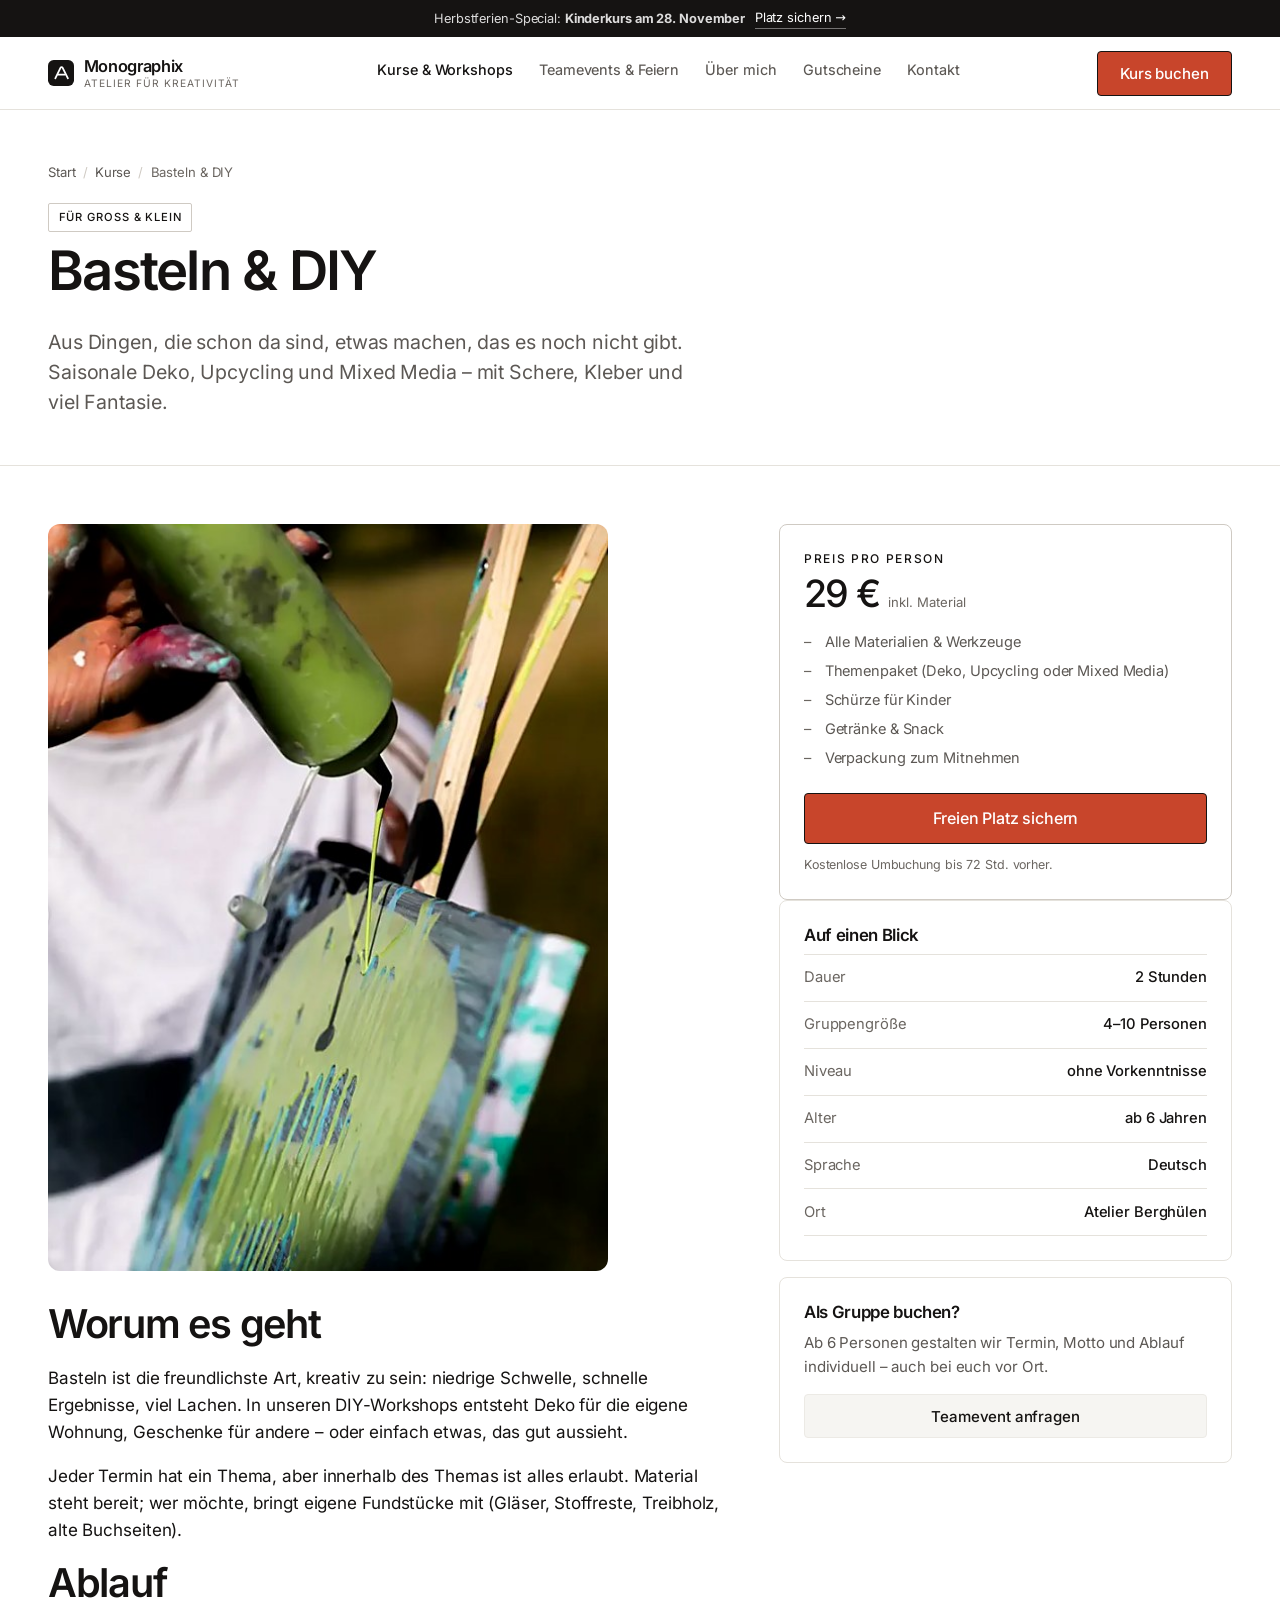
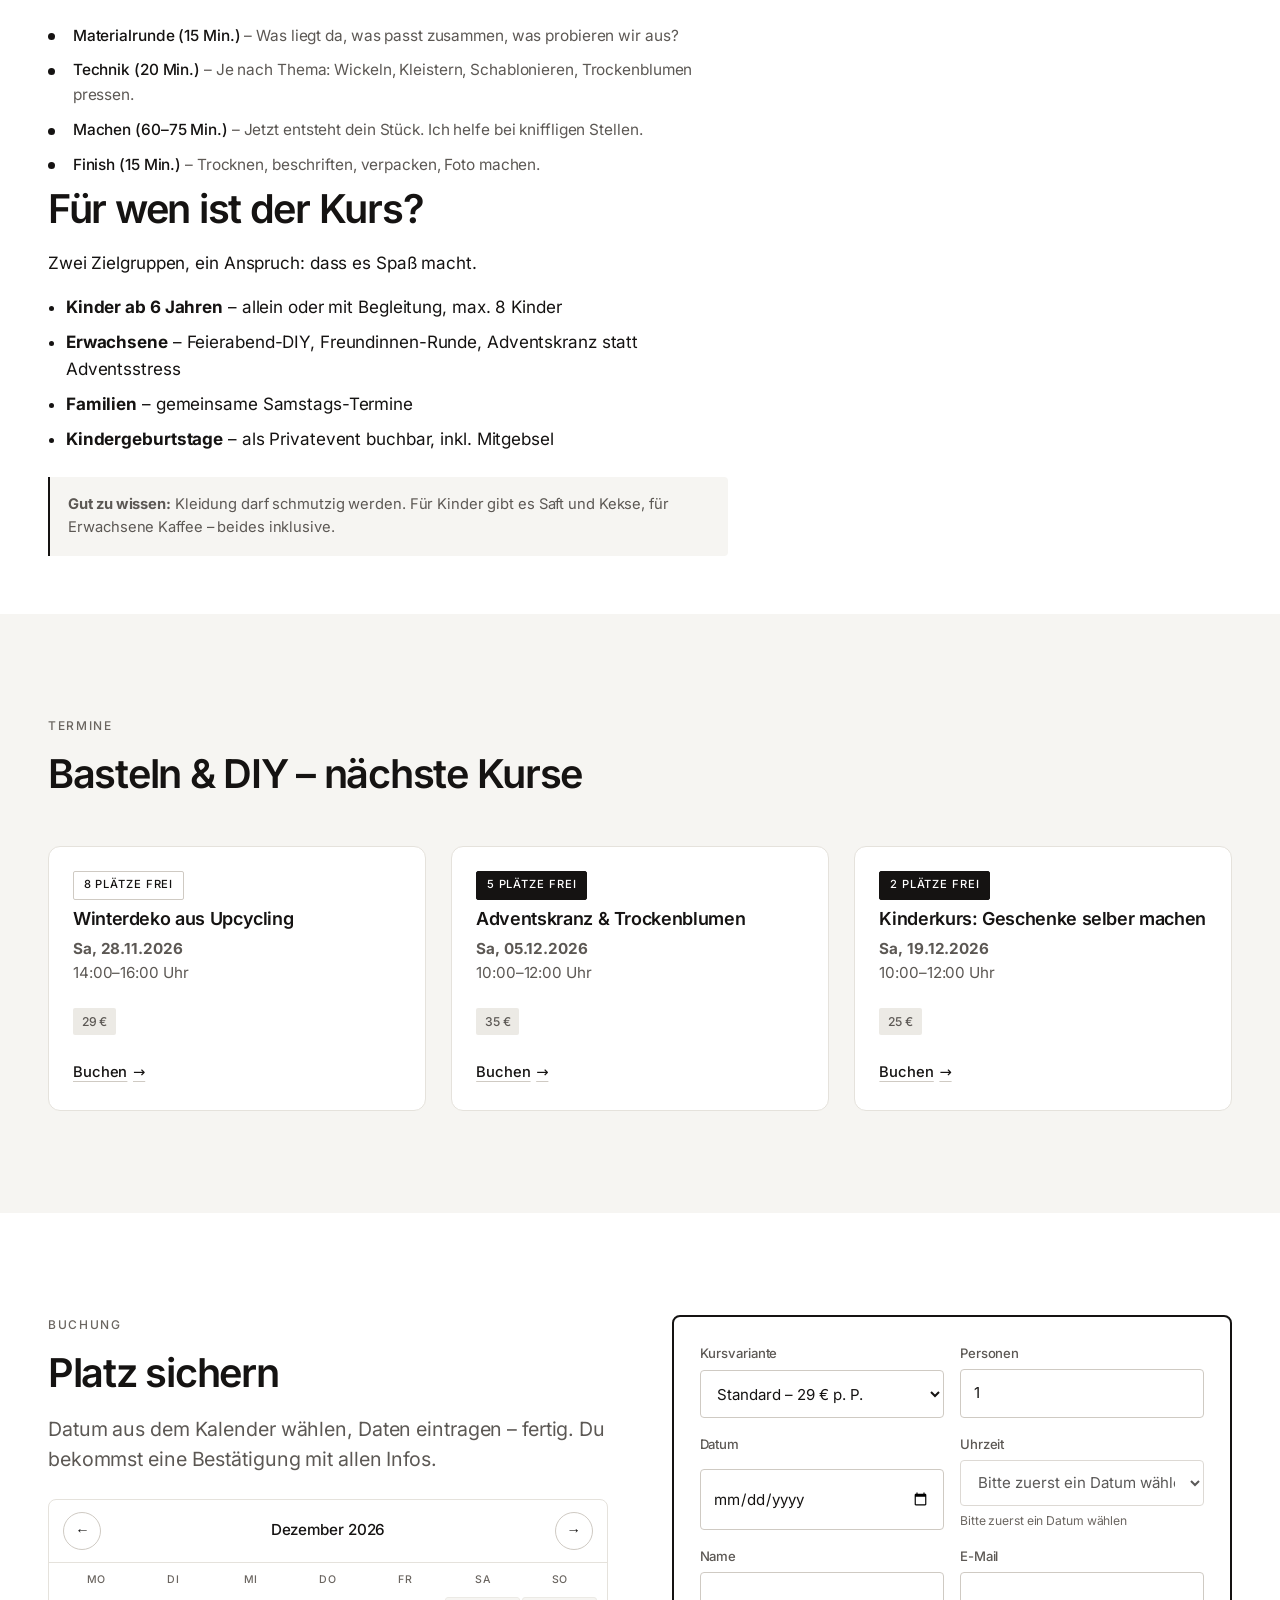
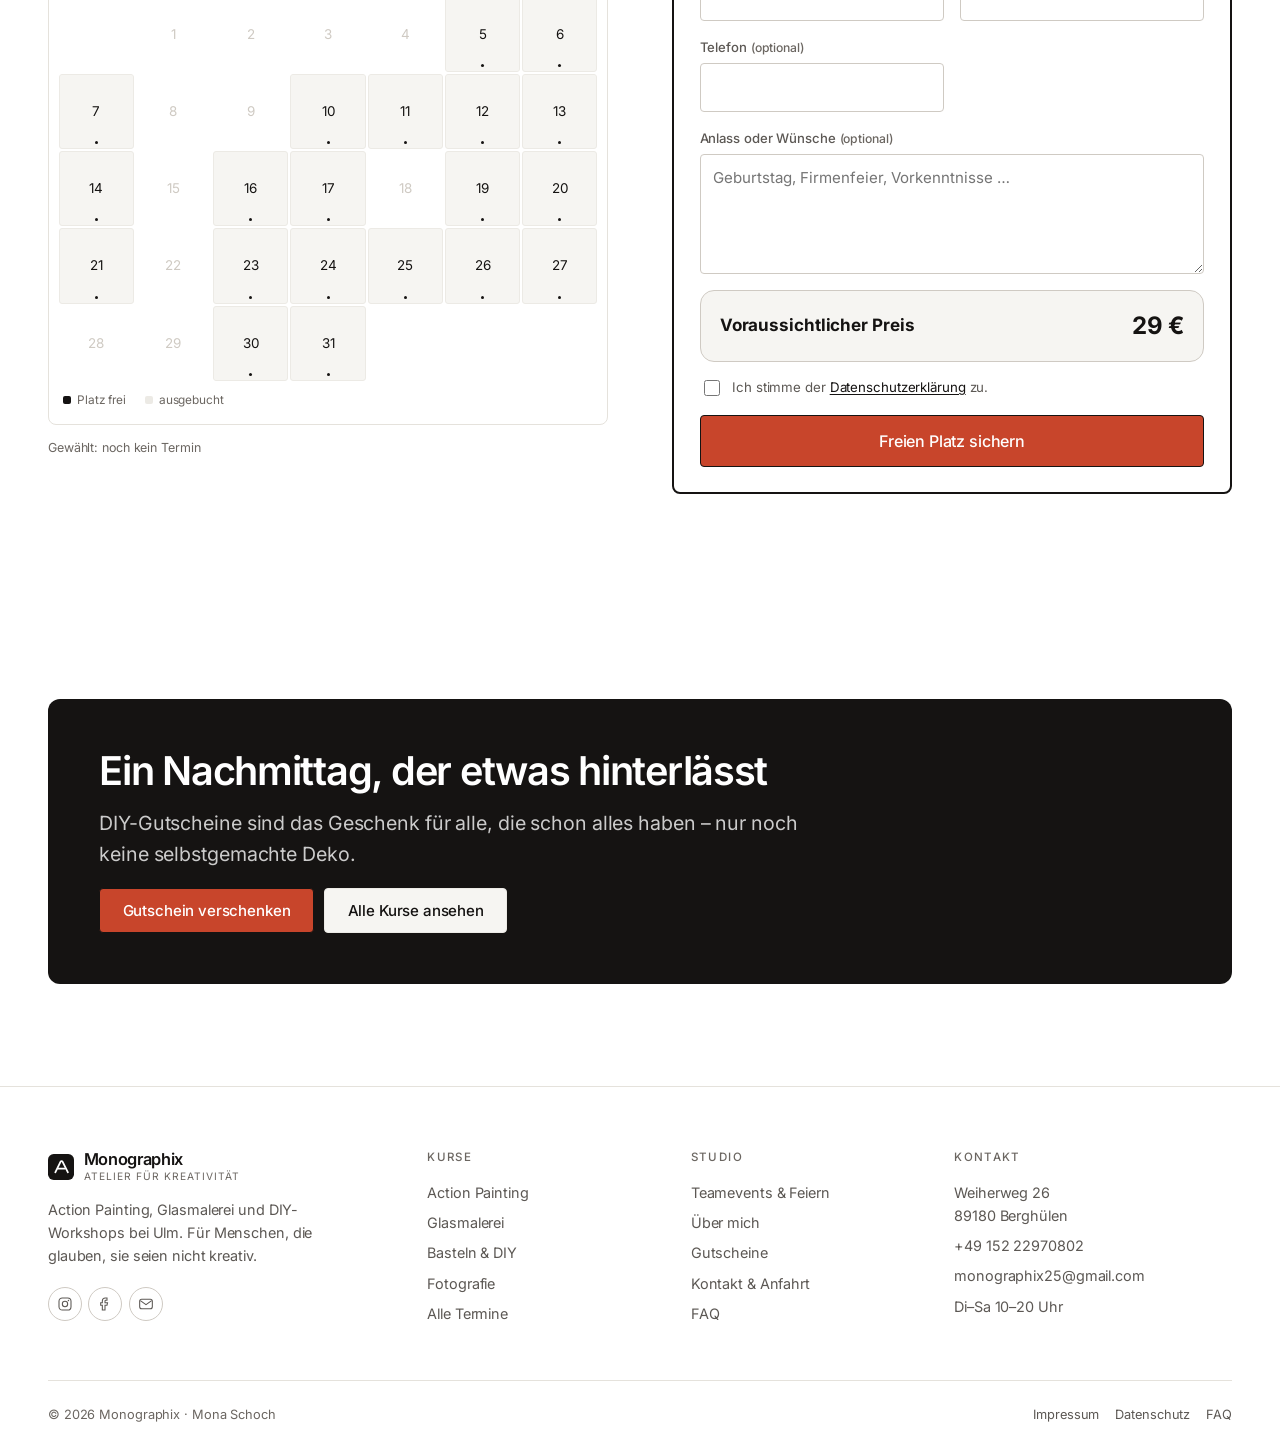
<file: basteln-diy.html>
<!DOCTYPE html>
<html lang="de">
<head>
<meta charset="utf-8">
<meta name="viewport" content="width=device-width, initial-scale=1">
<title>Bastelkurse &amp; DIY-Workshops für Kinder und Erwachsene | Monographix</title>
<meta name="description" content="DIY-Workshops bei Ulm: saisonale Deko, Upcycling und Mixed Media für Kinder ab 6 und Erwachsene. Ab 29 €, Material inklusive.">
<link rel="canonical" href="https://monographix25.github.io/monographix-website/basteln-diy.html">
<meta property="og:title" content="Basteln & DIY – aus Alltag wird Lieblingsstück">
<meta property="og:description" content="DIY-Workshops bei Ulm: saisonale Deko, Upcycling und Mixed Media für Kinder ab 6 und Erwachsene. Ab 29 €, Material inklusive.">
<meta property="og:image" content="assets/img/photos/basteln.jpg">
<meta name="theme-color" content="#14100F">
<link rel="icon" href="assets/img/favicon.svg" type="image/svg+xml">
<link rel="stylesheet" href="assets/css/style.css">
<script>document.documentElement.classList.add("js");</script>

</head>
<body>
<a class="skip-link" href="#main">Zum Inhalt springen</a>

<div class="topbar">
  <div class="topbar__inner">
    <span class="topbar__spark" aria-hidden="true"></span>
    <span>Herbstferien-Special: <strong>Kinderkurs am 28. November</strong></span>
    <a href="#buchen">Platz sichern →</a>
  </div>
</div>

<header class="site-header">
  <div class="container">
    <nav class="nav" aria-label="Hauptnavigation">
      <a class="brand" href="index.html">
        <img class="brand__mark" src="assets/img/logo.svg" alt="" width="26" height="26">
        <span>Monographix<small>Atelier für Kreativität</small></span>
      </a>
      <ul class="nav__links" id="nav-links">
        <li><a href="kurse.html" aria-current="page">Kurse &amp; Workshops</a></li>
        <li><a href="teamevents.html">Teamevents &amp; Feiern</a></li>
        <li><a href="ueber-mich.html">Über mich</a></li>
        <li><a href="gutscheine.html">Gutscheine</a></li>
        <li><a href="kontakt.html">Kontakt</a></li>
      </ul>
      <div class="nav__cta">
        <a class="btn btn--accent" href="#buchen">Kurs buchen</a>
        <button class="nav__toggle" type="button" aria-expanded="false" aria-controls="nav-links" aria-label="Menü öffnen"><span aria-hidden="true"></span></button>
      </div>
    </nav>
  </div>
</header>

<main id="main">

  <section class="page-head">
    <div class="container">
      <ol class="breadcrumb">
        <li><a href="index.html">Start</a></li>
        <li><a href="kurse.html">Kurse</a></li>
        <li>Basteln &amp; DIY</li>
      </ol>
      <span class="badge ">Für Groß &amp; Klein</span>
      <h1 style="margin-top:.6rem">Basteln &amp; DIY</h1>
      <p class="lead">Aus Dingen, die schon da sind, etwas machen, das es noch nicht gibt. Saisonale Deko, Upcycling und Mixed Media – mit Schere, Kleber und viel Fantasie.</p>
    </div>
  </section>

  <section class="section section--tight">
    <div class="container">
      <div class="course-detail">
        <div class="reveal">
          <figure class="course-figure">
            <img src="assets/img/photos/basteln.jpg" alt="Bastelmaterial mit Papier, Naturmaterialien und Farbe" width="1200" height="1600">
          </figure>

          <h2 style="margin-top:2rem">Worum es geht</h2>
          <p>Basteln ist die freundlichste Art, kreativ zu sein: niedrige Schwelle, schnelle Ergebnisse, viel Lachen. In unseren DIY-Workshops entsteht Deko für die eigene Wohnung, Geschenke für andere – oder einfach etwas, das gut aussieht.</p>
          <p>Jeder Termin hat ein Thema, aber innerhalb des Themas ist alles erlaubt. Material steht bereit; wer möchte, bringt eigene Fundstücke mit (Gläser, Stoffreste, Treibholz, alte Buchseiten).</p>

          <h2>Ablauf</h2>
          <ol class="checklist">
            <li><strong>Materialrunde (15 Min.)</strong> – Was liegt da, was passt zusammen, was probieren wir aus?</li>
            <li><strong>Technik (20 Min.)</strong> – Je nach Thema: Wickeln, Kleistern, Schablonieren, Trockenblumen pressen.</li>
            <li><strong>Machen (60–75 Min.)</strong> – Jetzt entsteht dein Stück. Ich helfe bei kniffligen Stellen.</li>
            <li><strong>Finish (15 Min.)</strong> – Trocknen, beschriften, verpacken, Foto machen.</li>
          </ol>

          <h2>Für wen ist der Kurs?</h2>
          <p>Zwei Zielgruppen, ein Anspruch: dass es Spaß macht.</p>
          <ul>
            <li><strong>Kinder ab 6 Jahren</strong> – allein oder mit Begleitung, max. 8 Kinder</li>
            <li><strong>Erwachsene</strong> – Feierabend-DIY, Freundinnen-Runde, Adventskranz statt Adventsstress</li>
            <li><strong>Familien</strong> – gemeinsame Samstags-Termine</li>
            <li><strong>Kindergeburtstage</strong> – als Privatevent buchbar, inkl. Mitgebsel</li>
          </ul>

          <div class="note" style="margin-top:1.5rem">
            <strong>Gut zu wissen:</strong> Kleidung darf schmutzig werden. Für Kinder gibt es Saft und Kekse, für Erwachsene Kaffee – beides inklusive.
          </div>
        </div>

        <aside class="reveal">
          <div class="price-block">
            <p class="eyebrow" style="color:var(--ink);margin-bottom:.4rem">Preis pro Person</p>
            <div class="price">29 € <small>inkl. Material</small></div>
            <ul>
              <li>Alle Materialien &amp; Werkzeuge</li>
              <li>Themenpaket (Deko, Upcycling oder Mixed Media)</li>
              <li>Schürze für Kinder</li>
              <li>Getränke &amp; Snack</li>
              <li>Verpackung zum Mitnehmen</li>
            </ul>
            <a class="btn btn--block btn--lg" href="#buchen">Freien Platz sichern</a>
            <p class="form-note" style="margin:.7rem 0 0">Kostenlose Umbuchung bis 72 Std. vorher.</p>
          </div>

          <div class="sidebar-card">
            <h3 style="font-size:1.05rem">Auf einen Blick</h3>
            <ul class="facts">
              <li><span class="facts__k">Dauer</span><span class="facts__v">2 Stunden</span></li>
              <li><span class="facts__k">Gruppengröße</span><span class="facts__v">4–10 Personen</span></li>
              <li><span class="facts__k">Niveau</span><span class="facts__v">ohne Vorkenntnisse</span></li>
              <li><span class="facts__k">Alter</span><span class="facts__v">ab 6 Jahren</span></li>
              <li><span class="facts__k">Sprache</span><span class="facts__v">Deutsch</span></li>
              <li><span class="facts__k">Ort</span><span class="facts__v">Atelier Berghülen</span></li>
            </ul>
          </div>

          <div class="sidebar-card">
            <h3 style="font-size:1.05rem">Als Gruppe buchen?</h3>
            <p style="font-size:.94rem;color:var(--ink-soft)">Ab 6 Personen gestalten wir Termin, Motto und Ablauf individuell – auch bei euch vor Ort.</p>
            <a class="btn btn--ghost btn--block" href="teamevents.html">Teamevent anfragen</a>
          </div>
        </aside>
      </div>
    </div>
  </section>

  <section class="section section--cream" id="termine">
    <div class="container">
      <div class="section-head reveal">
        <p class="eyebrow">Termine</p>
        <h2>Basteln &amp; DIY – nächste Kurse</h2>
      </div>
      <div class="grid grid-3">
        <article class="card card--flat reveal">
          <div class="card__body">
            <span class="badge badge">8 Plätze frei</span>
            <h3>Winterdeko aus Upcycling</h3>
            <p><strong>Sa, 28.11.2026</strong><br>14:00–16:00 Uhr</p>
            <div class="card__meta"><span class="tag">29 €</span></div>
            <a class="card__link" href="#buchen">Buchen</a>
          </div>
        </article>
        <article class="card card--flat reveal">
          <div class="card__body">
            <span class="badge badge--teal">5 Plätze frei</span>
            <h3>Adventskranz &amp; Trockenblumen</h3>
            <p><strong>Sa, 05.12.2026</strong><br>10:00–12:00 Uhr</p>
            <div class="card__meta"><span class="tag">35 €</span></div>
            <a class="card__link" href="#buchen">Buchen</a>
          </div>
        </article>
        <article class="card card--flat reveal">
          <div class="card__body">
            <span class="badge badge--pink">2 Plätze frei</span>
            <h3>Kinderkurs: Geschenke selber machen</h3>
            <p><strong>Sa, 19.12.2026</strong><br>10:00–12:00 Uhr</p>
            <div class="card__meta"><span class="tag">25 €</span></div>
            <a class="card__link" href="#buchen">Buchen</a>
          </div>
        </article>
      </div>
    </div>
  </section>

  <section class="section" id="buchen">
    <div class="container">
      <div class="split" style="align-items:start">
        <div class="reveal">
          <p class="eyebrow">Buchung</p>
          <h2>Platz sichern</h2>
          <p class="lead">Datum aus dem Kalender wählen, Daten eintragen – fertig. Du bekommst eine Bestätigung mit allen Infos.</p>
          <div class="calendar" data-calendar style="margin-top:1.5rem">
            <div class="calendar__head">
              <button class="slider-btn" type="button" data-cal-prev aria-label="Vorheriger Monat">←</button>
              <span class="calendar__title">Monat</span>
              <button class="slider-btn" type="button" data-cal-next aria-label="Nächster Monat">→</button>
            </div>
            <div class="calendar__grid" role="group" aria-label="Verfügbare Kurstage"></div>
            <div class="calendar__legend">
              <span class="free"><i></i> Platz frei</span>
              <span><i></i> ausgebucht</span>
            </div>
          </div>
          <p class="form-note" style="margin-top:.8rem">Gewählt: <span data-date-output hidden>–</span><span data-date-empty>noch kein Termin</span></p>
        </div>

        <form data-confirm="booking" data-mailto="monographix25@gmail.com" class="form reveal" data-form data-subject="Kursbuchung Basteln & DIY" data-endpoint="https://formsubmit.co/ajax/monographix25@gmail.com" data-estimator style="background:#fff;border:2px solid var(--ink);border-radius:var(--radius);padding:1.6rem">
          <input type="hidden" name="kurs" value="basteln-diy">
          <div class="form-grid">
            <div class="field">
              <label for="kurs">Kursvariante</label>
              <select id="kurs" name="variante">
                <option value="standard" data-price="29">Standard – 29 € p. P.</option>
                <option value="kranz" data-price="35">Adventskranz – 35 € p. P.</option>
                <option value="kind" data-price="25">Kinderkurs – 25 € p. P.</option>
              </select>
            </div>
            <div class="field">
              <label for="personen">Personen</label>
              <input id="personen" name="personen" type="number" min="1" max="10" value="1" required>
            </div>
            <div class="field">
              <label for="kursdatum">Datum</label>
              <input id="kursdatum" name="datum" type="date" required>
            </div>
            <div class="field">
              <label for="uhrzeit">Uhrzeit</label>
              <select id="uhrzeit" name="uhrzeit" required disabled>
                <option value="">Bitte zuerst ein Datum wählen</option>
              </select>
              <span class="hint" data-time-hint>Mo–Do ab 16 Uhr, Fr–So ganztags</span>
            </div>
            <div class="field">
              <label for="name">Name</label>
              <input id="name" name="name" type="text" autocomplete="name" required>
            </div>
            <div class="field">
              <label for="mail">E-Mail</label>
              <input id="mail" name="email" type="email" autocomplete="email" required>
            </div>
            <div class="field">
              <label for="tel">Telefon <span class="hint">(optional)</span></label>
              <input id="tel" name="telefon" type="tel" autocomplete="tel">
            </div>
          </div>
          <div class="field">
            <label for="nachricht">Anlass oder Wünsche <span class="hint">(optional)</span></label>
            <textarea id="nachricht" name="nachricht" placeholder="Geburtstag, Firmenfeier, Vorkenntnisse …"></textarea>
          </div>
          <div class="price-block" style="box-shadow:none;background:var(--paper-2);border-radius:14px;padding:1rem 1.2rem">
            <div class="btn-row" style="justify-content:space-between">
              <span style="font-weight:700">Voraussichtlicher Preis</span>
              <strong data-total style="font-family:var(--font-body);font-size:1.5rem">–</strong>
            </div>
          </div>
          <label class="check">
            <input type="checkbox" required name="datenschutz">
            <span>Ich stimme der <a href="datenschutz.html">Datenschutzerklärung</a> zu.</span>
          </label>
          <button class="btn btn--accent btn--block btn--lg" type="submit">Freien Platz sichern</button>
          <p class="form-status" role="status"></p>
        </form>
      </div>
    </div>
  </section>

  <section class="section">
    <div class="container">
      <div class="cta-band reveal">
        <h2>Ein Nachmittag, der etwas hinterlässt</h2>
        <p class="lead">DIY-Gutscheine sind das Geschenk für alle, die schon alles haben – nur noch keine selbstgemachte Deko.</p>
        <div class="btn-row" style="margin-top:1.2rem">
          <a class="btn btn--yellow" href="gutscheine.html">Gutschein verschenken</a>
          <a class="btn btn--ghost" href="kurse.html">Alle Kurse ansehen</a>
        </div>
      </div>
    </div>
  </section>

</main>

<footer class="site-footer">
  <div class="container">
    <div class="footer-grid">
      <div>
        <a class="brand" href="index.html">
          <img class="brand__mark" src="assets/img/logo.svg" alt="" width="26" height="26">
          <span>Monographix<small>Atelier für Kreativität</small></span>
        </a>
        <p style="max-width:34ch">Action Painting, Glasmalerei und DIY-Workshops bei Ulm. Für Menschen, die glauben, sie seien nicht kreativ.</p>
        <div class="social-row">
          <a href="https://www.instagram.com/monographix_fotografie/" target="_blank" rel="noopener noreferrer" aria-label="Instagram"><svg viewBox="0 0 24 24" width="16" height="16" fill="none" stroke="currentColor" stroke-width="1.6" aria-hidden="true"><rect x="3" y="3" width="18" height="18" rx="5"/><circle cx="12" cy="12" r="4"/><circle cx="17.2" cy="6.8" r="1.1" fill="currentColor" stroke="none"/></svg></a>
          <a href="https://www.facebook.com/mona.schoch/" target="_blank" rel="noopener noreferrer" aria-label="Facebook"><svg viewBox="0 0 24 24" width="16" height="16" fill="none" stroke="currentColor" stroke-width="1.6" aria-hidden="true"><path d="M15 3h-2.5A4.5 4.5 0 0 0 8 7.5V10H5.5v4H8v7h4v-7h3l.8-4H12V7.5c0-.6.4-1 1-1h2Z"/></svg></a>
          <a href="mailto:monographix25@gmail.com" aria-label="E-Mail schreiben"><svg viewBox="0 0 24 24" width="16" height="16" fill="none" stroke="currentColor" stroke-width="1.6" aria-hidden="true"><rect x="2.5" y="5" width="19" height="14" rx="3"/><path d="m3.5 7 8.5 6 8.5-6"/></svg></a>
        </div>
      </div>
      <div>
        <h3>Kurse</h3>
        <ul>
          <li><a href="action-painting.html">Action Painting</a></li>
          <li><a href="glasmalerei.html">Glasmalerei</a></li>
          <li><a href="basteln-diy.html">Basteln &amp; DIY</a></li>
          <li><a href="fotografie.html">Fotografie</a></li>
          <li><a href="kurse.html">Alle Termine</a></li>
        </ul>
      </div>
      <div>
        <h3>Studio</h3>
        <ul>
          <li><a href="teamevents.html">Teamevents &amp; Feiern</a></li>
          <li><a href="ueber-mich.html">Über mich</a></li>
          <li><a href="gutscheine.html">Gutscheine</a></li>
          <li><a href="kontakt.html">Kontakt &amp; Anfahrt</a></li>
          <li><a href="kontakt.html#faq">FAQ</a></li>
        </ul>
      </div>
      <div>
        <h3>Kontakt</h3>
        <ul>
          <li>Weiherweg 26<br>89180 Berghülen</li>
          <li><a href="tel:+4915222970802">+49 152 22970802</a></li>
          <li><a href="mailto:monographix25@gmail.com">monographix25@gmail.com</a></li>
          <li>Di–Sa 10–20 Uhr</li>
        </ul>
      </div>
    </div>
    <div class="footer-bottom">
      <span>© <span data-year>2026</span> Monographix · Mona Schoch</span>
      <div class="btn-row" style="gap:1rem">
        <a href="impressum.html">Impressum</a>
        <a href="datenschutz.html">Datenschutz</a>
        <a href="kontakt.html#faq">FAQ</a>
      </div>
    </div>
  </div>
</footer>

<div class="mobile-cta">
  <a class="btn btn--ghost" href="gutscheine.html">Gutschein</a>
  <a class="btn btn--accent" href="#buchen">Kurs buchen</a>
</div>

<script src="assets/js/main.js" defer></script>
</body>
</html>
</file>
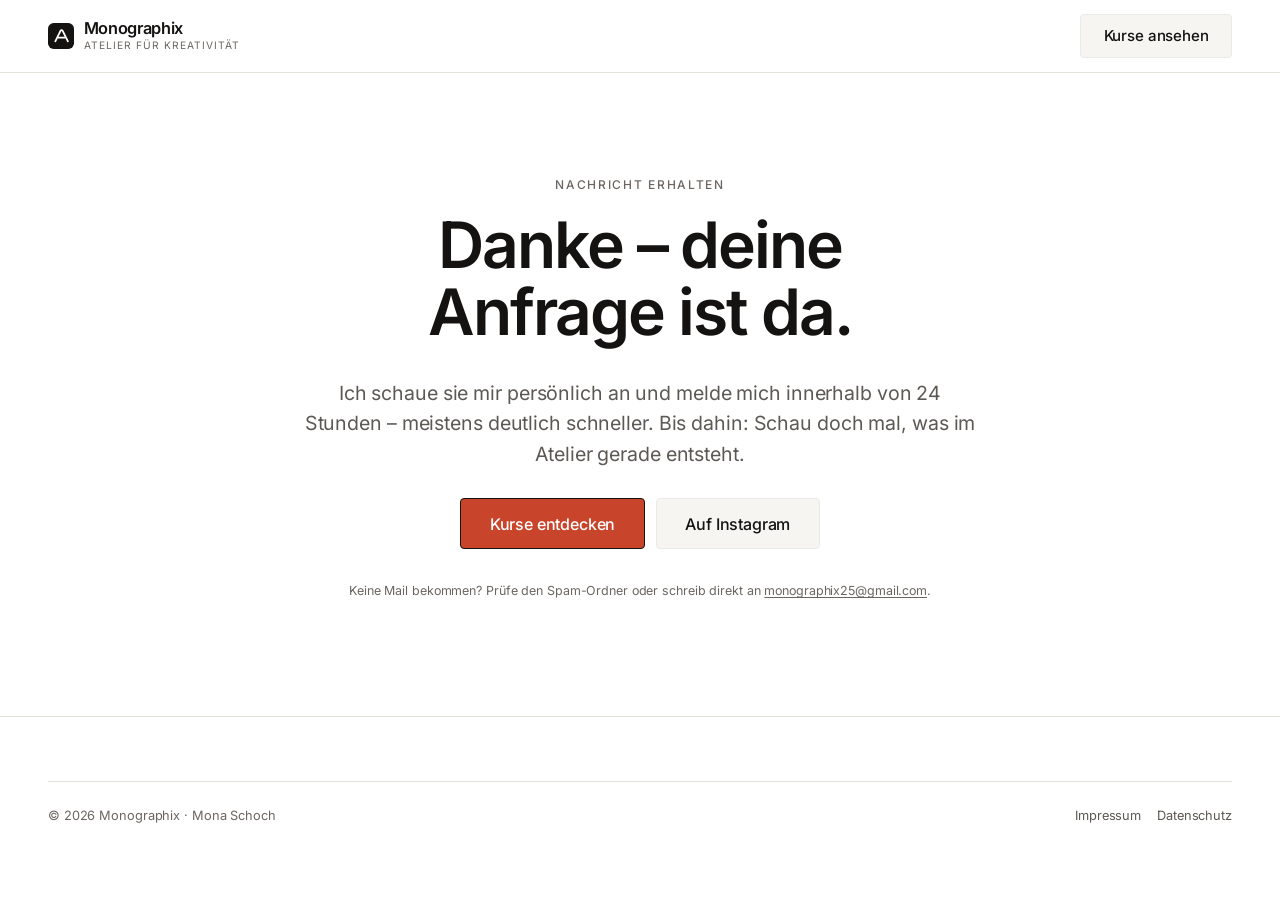
<file: danke.html>
<!DOCTYPE html>
<html lang="de">
<head>
<meta charset="utf-8">
<meta name="viewport" content="width=device-width, initial-scale=1">
<title>Danke! – Monographix</title>
<meta name="description" content="Deine Anfrage ist bei uns eingegangen.">
<meta name="robots" content="noindex, nofollow">
<meta name="theme-color" content="#14100F">
<link rel="icon" href="assets/img/favicon.svg" type="image/svg+xml">
<link rel="stylesheet" href="assets/css/style.css">
<script>document.documentElement.classList.add("js");</script>

</head>
<body>
<header class="site-header">
  <div class="container">
    <nav class="nav" aria-label="Hauptnavigation">
      <a class="brand" href="index.html">
        <img class="brand__mark" src="assets/img/logo.svg" alt="" width="34" height="34">
        <span>Monographix<small>Atelier für Kreativität</small></span>
      </a>
      <div class="nav__cta">
        <a class="btn btn--ghost" href="kurse.html">Kurse ansehen</a>
      </div>
    </nav>
  </div>
</header>

<main id="main" class="section" style="min-height:70vh;display:grid;place-items:center">
  <div class="container container--narrow text-center">
    <p class="eyebrow" style="margin-bottom:1rem">Nachricht erhalten</p>
    <h1 style="font-size:clamp(2.4rem,6vw,4rem)">Danke – deine Anfrage ist da.</h1>
    <p class="lead" style="margin-inline:auto">Ich schaue sie mir persönlich an und melde mich innerhalb von 24 Stunden – meistens deutlich schneller. Bis dahin: Schau doch mal, was im Atelier gerade entsteht.</p>
    <div class="btn-row" style="justify-content:center;margin-top:1.8rem">
      <a class="btn btn--accent btn--lg" href="kurse.html">Kurse entdecken</a>
      <a class="btn btn--ghost btn--lg" href="https://www.instagram.com/monographix_fotografie/" target="_blank" rel="noopener noreferrer">Auf Instagram</a>
    </div>
    <p class="form-note" style="margin-top:2rem">Keine Mail bekommen? Prüfe den Spam-Ordner oder schreib direkt an <a href="mailto:monographix25@gmail.com">monographix25@gmail.com</a>.</p>
  </div>
</main>

<footer class="site-footer">
  <div class="container">
    <div class="footer-bottom" style="margin-top:0">
      <span>© <span data-year>2026</span> Monographix · Mona Schoch</span>
      <div class="btn-row" style="gap:1rem">
        <a href="impressum.html">Impressum</a>
        <a href="datenschutz.html">Datenschutz</a>
      </div>
    </div>
  </div>
</footer>

<script src="assets/js/main.js" defer></script>
</body>
</html>
</file>
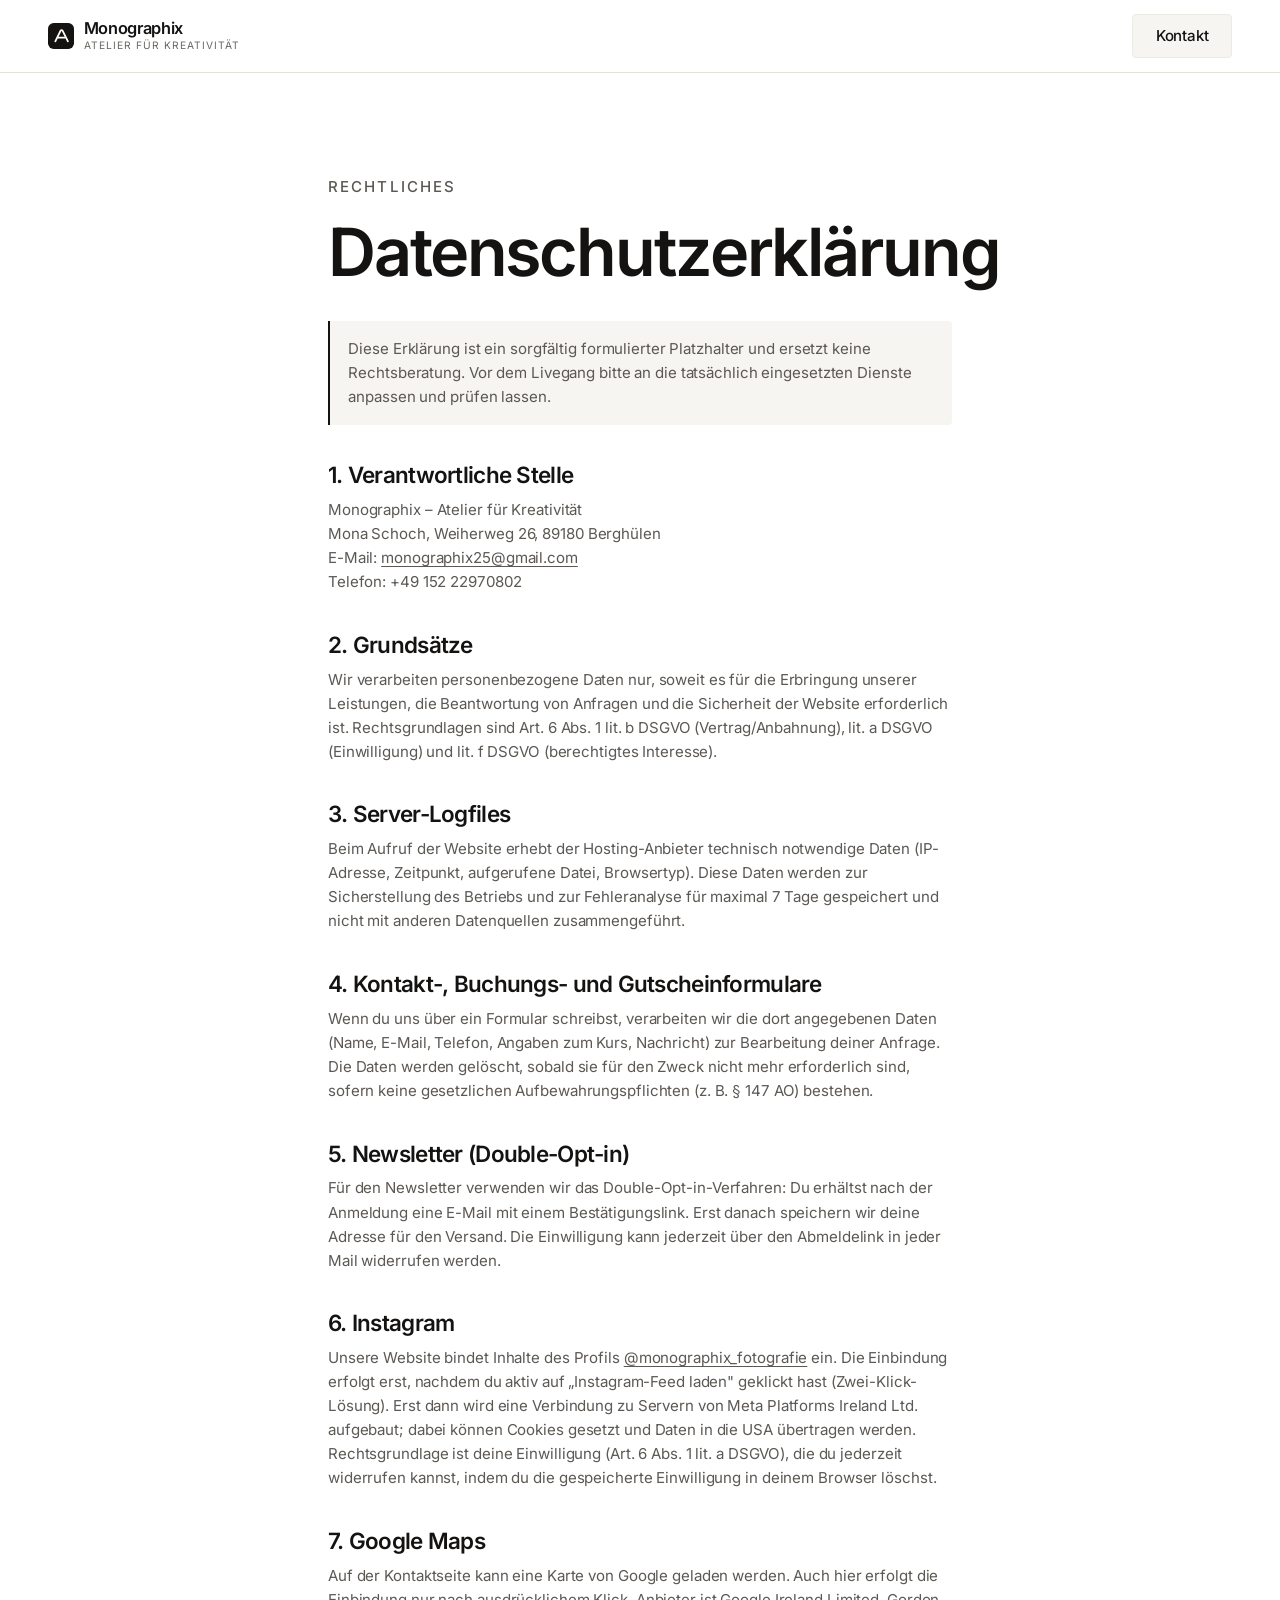
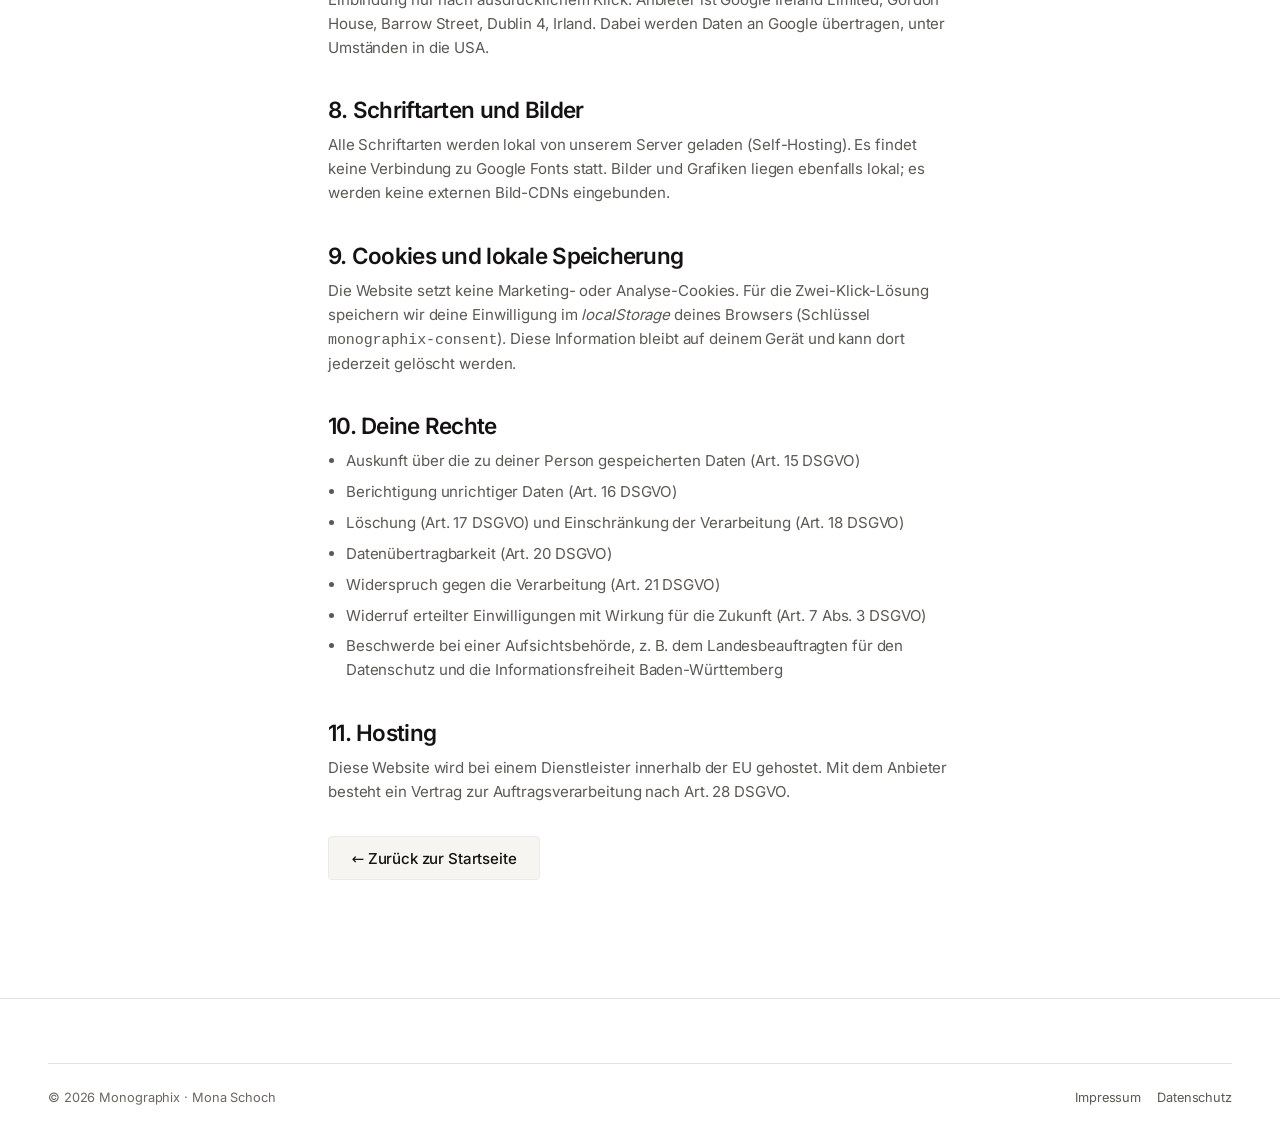
<file: datenschutz.html>
<!DOCTYPE html>
<html lang="de">
<head>
<meta charset="utf-8">
<meta name="viewport" content="width=device-width, initial-scale=1">
<title>Datenschutzerklärung – Monographix</title>
<meta name="description" content="Datenschutzerklärung des Ateliers Monographix: Verarbeitung von Kontaktdaten, Instagram-Einbindung, Kartenmaterial und Cookies.">
<meta name="robots" content="noindex, follow">
<meta name="theme-color" content="#14100F">
<link rel="icon" href="assets/img/favicon.svg" type="image/svg+xml">
<link rel="stylesheet" href="assets/css/style.css">
<script>document.documentElement.classList.add("js");</script>

</head>
<body>
<header class="site-header">
  <div class="container">
    <nav class="nav" aria-label="Hauptnavigation">
      <a class="brand" href="index.html">
        <img class="brand__mark" src="assets/img/logo.svg" alt="" width="34" height="34">
        <span>Monographix<small>Atelier für Kreativität</small></span>
      </a>
      <div class="nav__cta">
        <a class="btn btn--ghost" href="kontakt.html">Kontakt</a>
      </div>
    </nav>
  </div>
</header>

<main id="main" class="section">
  <div class="container legal">
    <p class="eyebrow">Rechtliches</p>
    <h1>Datenschutzerklärung</h1>
    <p class="note">Diese Erklärung ist ein sorgfältig formulierter Platzhalter und ersetzt keine Rechtsberatung. Vor dem Livegang bitte an die tatsächlich eingesetzten Dienste anpassen und prüfen lassen.</p>

    <h2>1. Verantwortliche Stelle</h2>
    <p>
      Monographix – Atelier für Kreativität<br>
      Mona Schoch, Weiherweg 26, 89180 Berghülen<br>
      E-Mail: <a href="mailto:monographix25@gmail.com">monographix25@gmail.com</a><br>
      Telefon: +49 152 22970802
    </p>

    <h2>2. Grundsätze</h2>
    <p>Wir verarbeiten personenbezogene Daten nur, soweit es für die Erbringung unserer Leistungen, die Beantwortung von Anfragen und die Sicherheit der Website erforderlich ist. Rechtsgrundlagen sind Art. 6 Abs. 1 lit. b DSGVO (Vertrag/Anbahnung), lit. a DSGVO (Einwilligung) und lit. f DSGVO (berechtigtes Interesse).</p>

    <h2>3. Server-Logfiles</h2>
    <p>Beim Aufruf der Website erhebt der Hosting-Anbieter technisch notwendige Daten (IP-Adresse, Zeitpunkt, aufgerufene Datei, Browsertyp). Diese Daten werden zur Sicherstellung des Betriebs und zur Fehleranalyse für maximal 7 Tage gespeichert und nicht mit anderen Datenquellen zusammengeführt.</p>

    <h2>4. Kontakt-, Buchungs- und Gutscheinformulare</h2>
    <p>Wenn du uns über ein Formular schreibst, verarbeiten wir die dort angegebenen Daten (Name, E-Mail, Telefon, Angaben zum Kurs, Nachricht) zur Bearbeitung deiner Anfrage. Die Daten werden gelöscht, sobald sie für den Zweck nicht mehr erforderlich sind, sofern keine gesetzlichen Aufbewahrungspflichten (z. B. § 147 AO) bestehen.</p>

    <h2>5. Newsletter (Double-Opt-in)</h2>
    <p>Für den Newsletter verwenden wir das Double-Opt-in-Verfahren: Du erhältst nach der Anmeldung eine E-Mail mit einem Bestätigungslink. Erst danach speichern wir deine Adresse für den Versand. Die Einwilligung kann jederzeit über den Abmeldelink in jeder Mail widerrufen werden.</p>

    <h2>6. Instagram</h2>
    <p>Unsere Website bindet Inhalte des Profils <a href="https://www.instagram.com/monographix_fotografie/" target="_blank" rel="noopener noreferrer">@monographix_fotografie</a> ein. Die Einbindung erfolgt erst, nachdem du aktiv auf „Instagram-Feed laden" geklickt hast (Zwei-Klick-Lösung). Erst dann wird eine Verbindung zu Servern von Meta Platforms Ireland Ltd. aufgebaut; dabei können Cookies gesetzt und Daten in die USA übertragen werden. Rechtsgrundlage ist deine Einwilligung (Art. 6 Abs. 1 lit. a DSGVO), die du jederzeit widerrufen kannst, indem du die gespeicherte Einwilligung in deinem Browser löschst.</p>

    <h2>7. Google Maps</h2>
    <p>Auf der Kontaktseite kann eine Karte von Google geladen werden. Auch hier erfolgt die Einbindung nur nach ausdrücklichem Klick. Anbieter ist Google Ireland Limited, Gordon House, Barrow Street, Dublin 4, Irland. Dabei werden Daten an Google übertragen, unter Umständen in die USA.</p>

    <h2>8. Schriftarten und Bilder</h2>
    <p>Alle Schriftarten werden lokal von unserem Server geladen (Self-Hosting). Es findet keine Verbindung zu Google Fonts statt. Bilder und Grafiken liegen ebenfalls lokal; es werden keine externen Bild-CDNs eingebunden.</p>

    <h2>9. Cookies und lokale Speicherung</h2>
    <p>Die Website setzt keine Marketing- oder Analyse-Cookies. Für die Zwei-Klick-Lösung speichern wir deine Einwilligung im <em>localStorage</em> deines Browsers (Schlüssel <code>monographix-consent</code>). Diese Information bleibt auf deinem Gerät und kann dort jederzeit gelöscht werden.</p>

    <h2>10. Deine Rechte</h2>
    <ul>
      <li>Auskunft über die zu deiner Person gespeicherten Daten (Art. 15 DSGVO)</li>
      <li>Berichtigung unrichtiger Daten (Art. 16 DSGVO)</li>
      <li>Löschung (Art. 17 DSGVO) und Einschränkung der Verarbeitung (Art. 18 DSGVO)</li>
      <li>Datenübertragbarkeit (Art. 20 DSGVO)</li>
      <li>Widerspruch gegen die Verarbeitung (Art. 21 DSGVO)</li>
      <li>Widerruf erteilter Einwilligungen mit Wirkung für die Zukunft (Art. 7 Abs. 3 DSGVO)</li>
      <li>Beschwerde bei einer Aufsichtsbehörde, z. B. dem Landesbeauftragten für den Datenschutz und die Informationsfreiheit Baden-Württemberg</li>
    </ul>

    <h2>11. Hosting</h2>
    <p>Diese Website wird bei einem Dienstleister innerhalb der EU gehostet. Mit dem Anbieter besteht ein Vertrag zur Auftragsverarbeitung nach Art. 28 DSGVO.</p>

    <p style="margin-top:2rem"><a class="btn btn--ghost" href="index.html">← Zurück zur Startseite</a></p>
  </div>
</main>

<footer class="site-footer">
  <div class="container">
    <div class="footer-bottom" style="margin-top:0">
      <span>© <span data-year>2026</span> Monographix · Mona Schoch</span>
      <div class="btn-row" style="gap:1rem">
        <a href="impressum.html">Impressum</a>
        <a href="datenschutz.html">Datenschutz</a>
      </div>
    </div>
  </div>
</footer>

<script src="assets/js/main.js" defer></script>
</body>
</html>
</file>
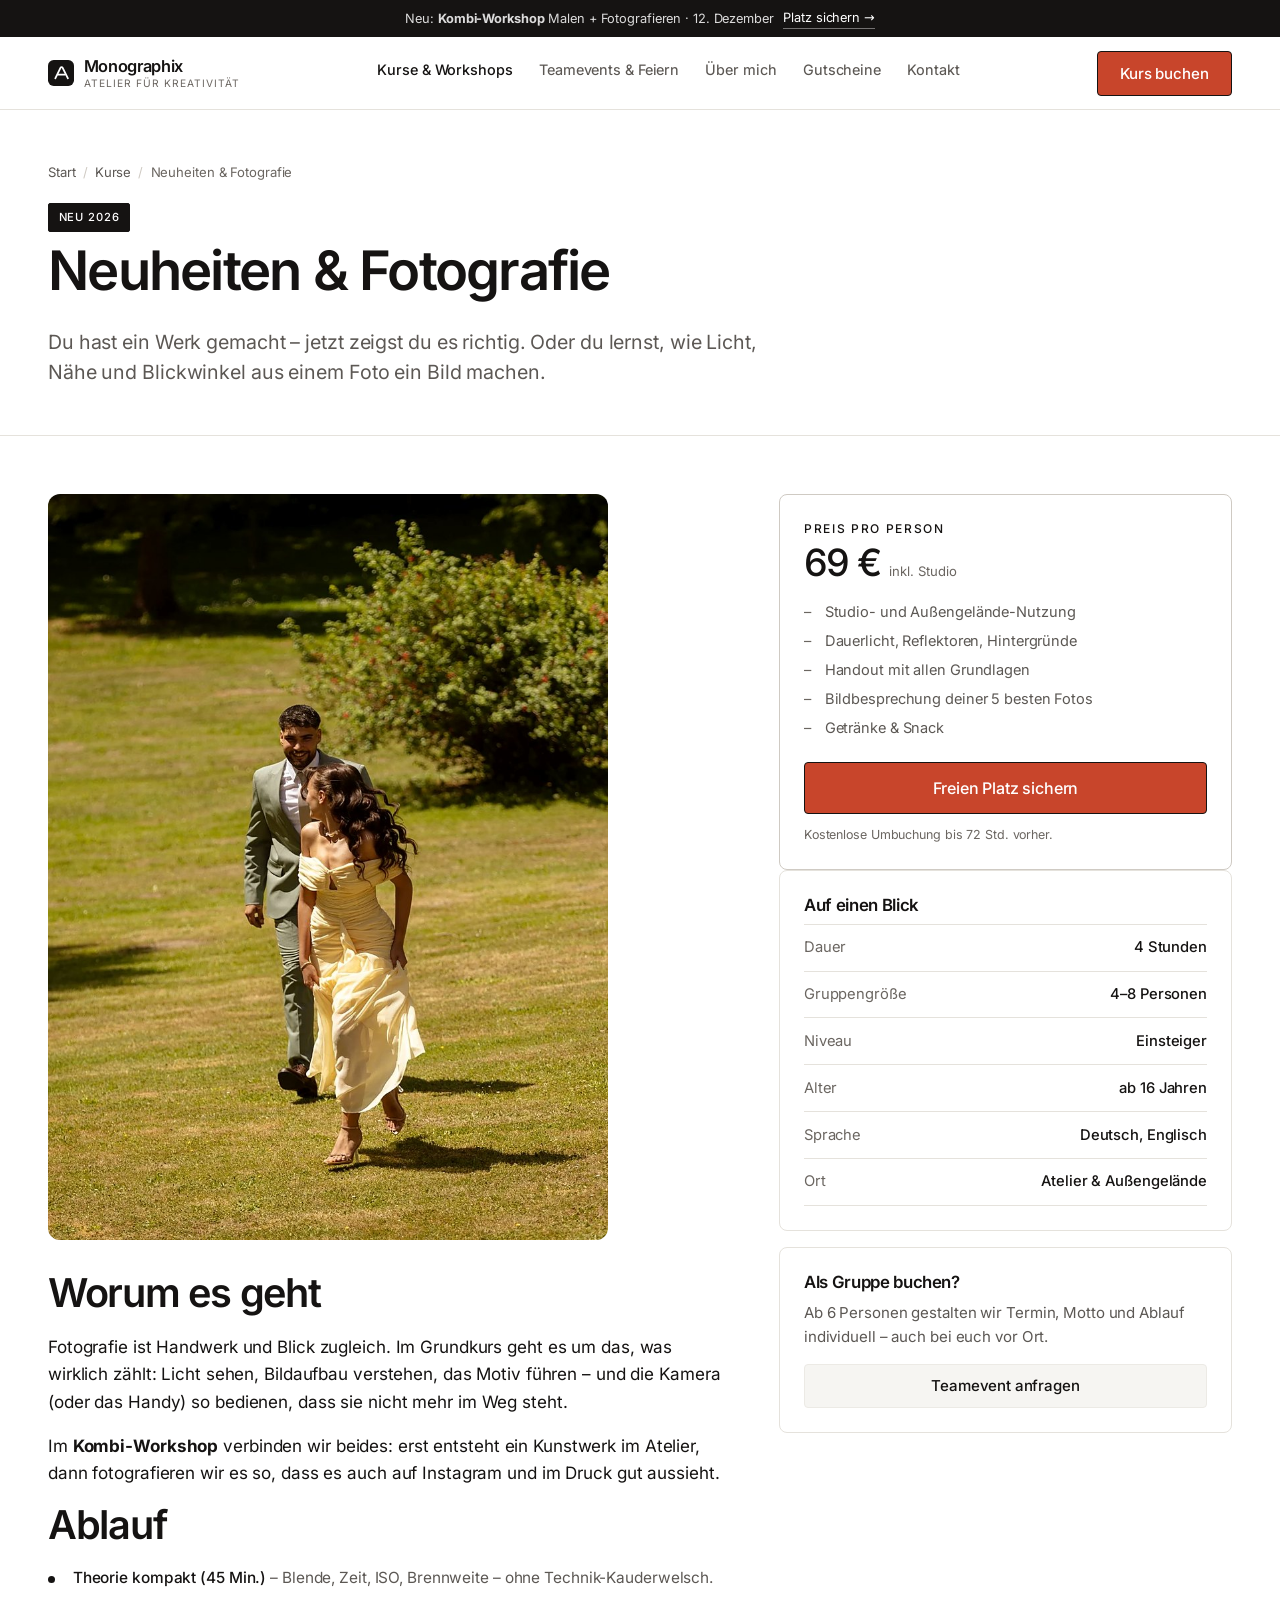
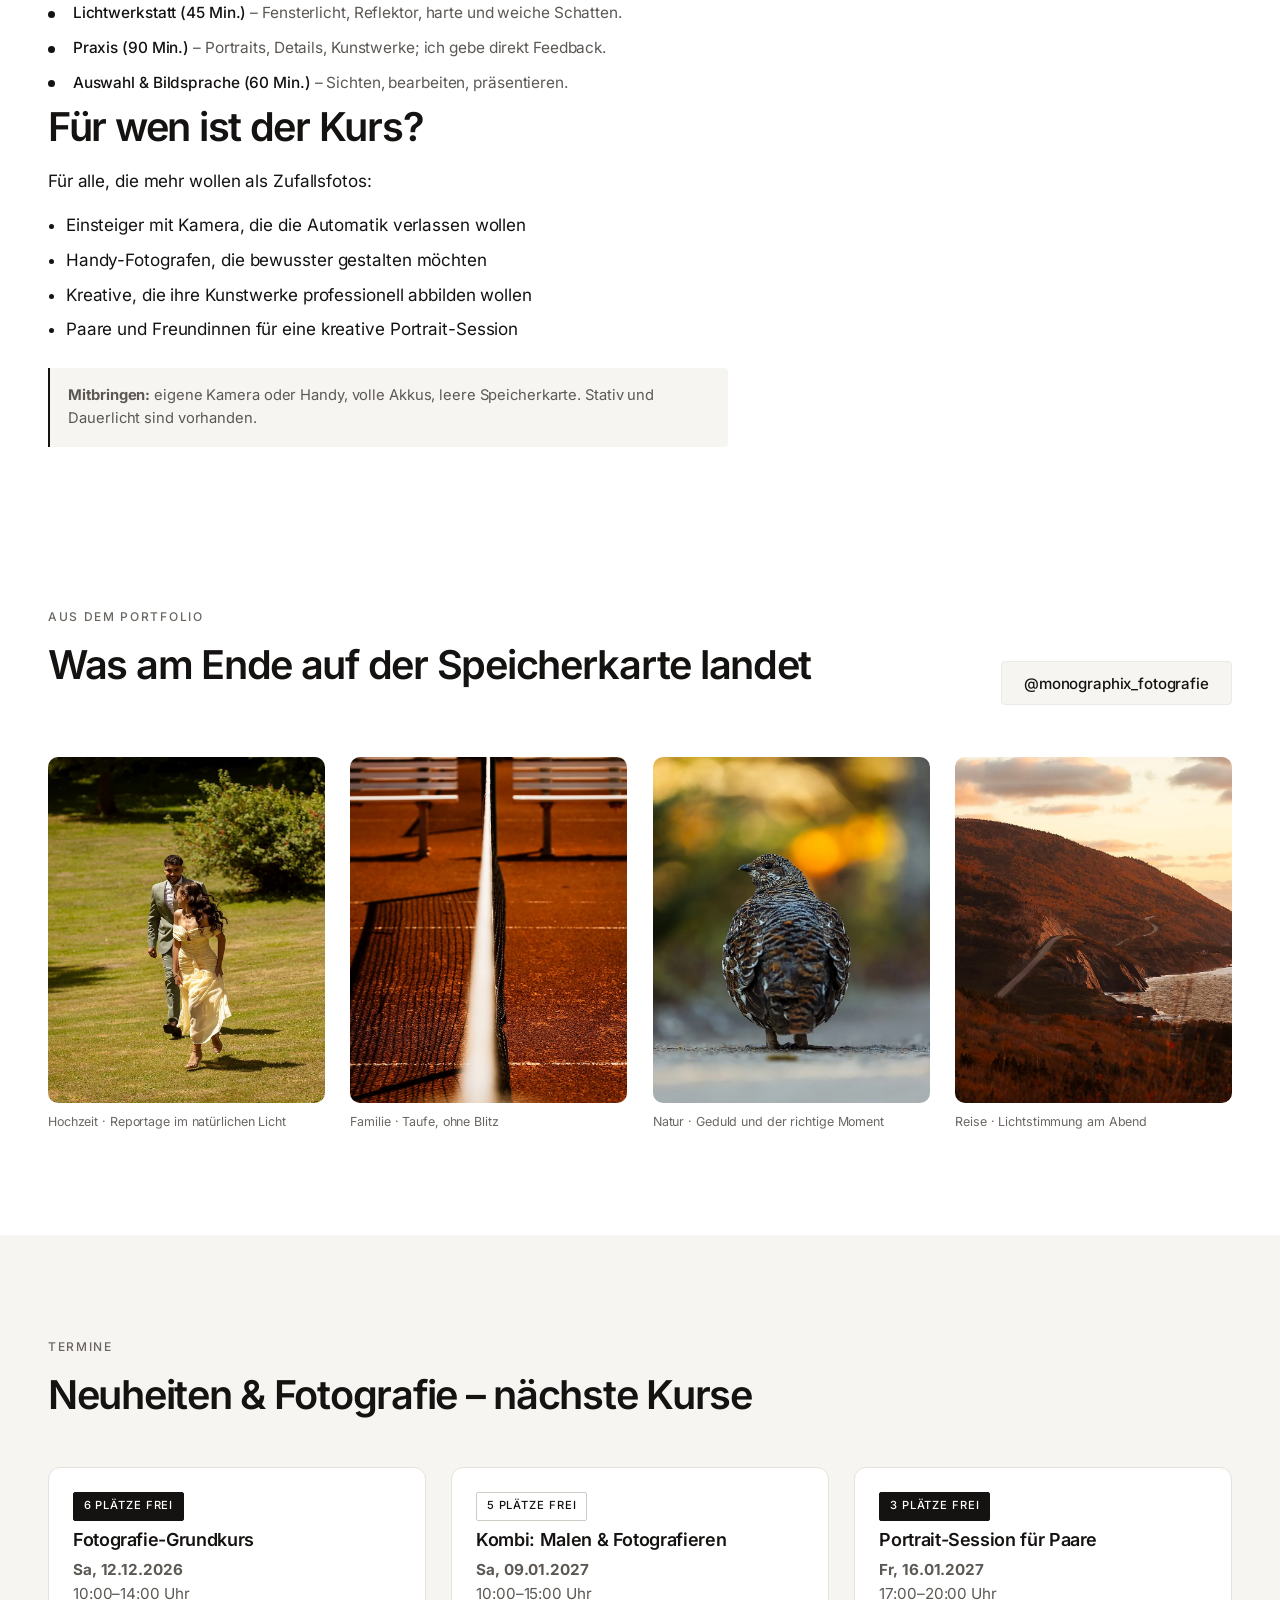
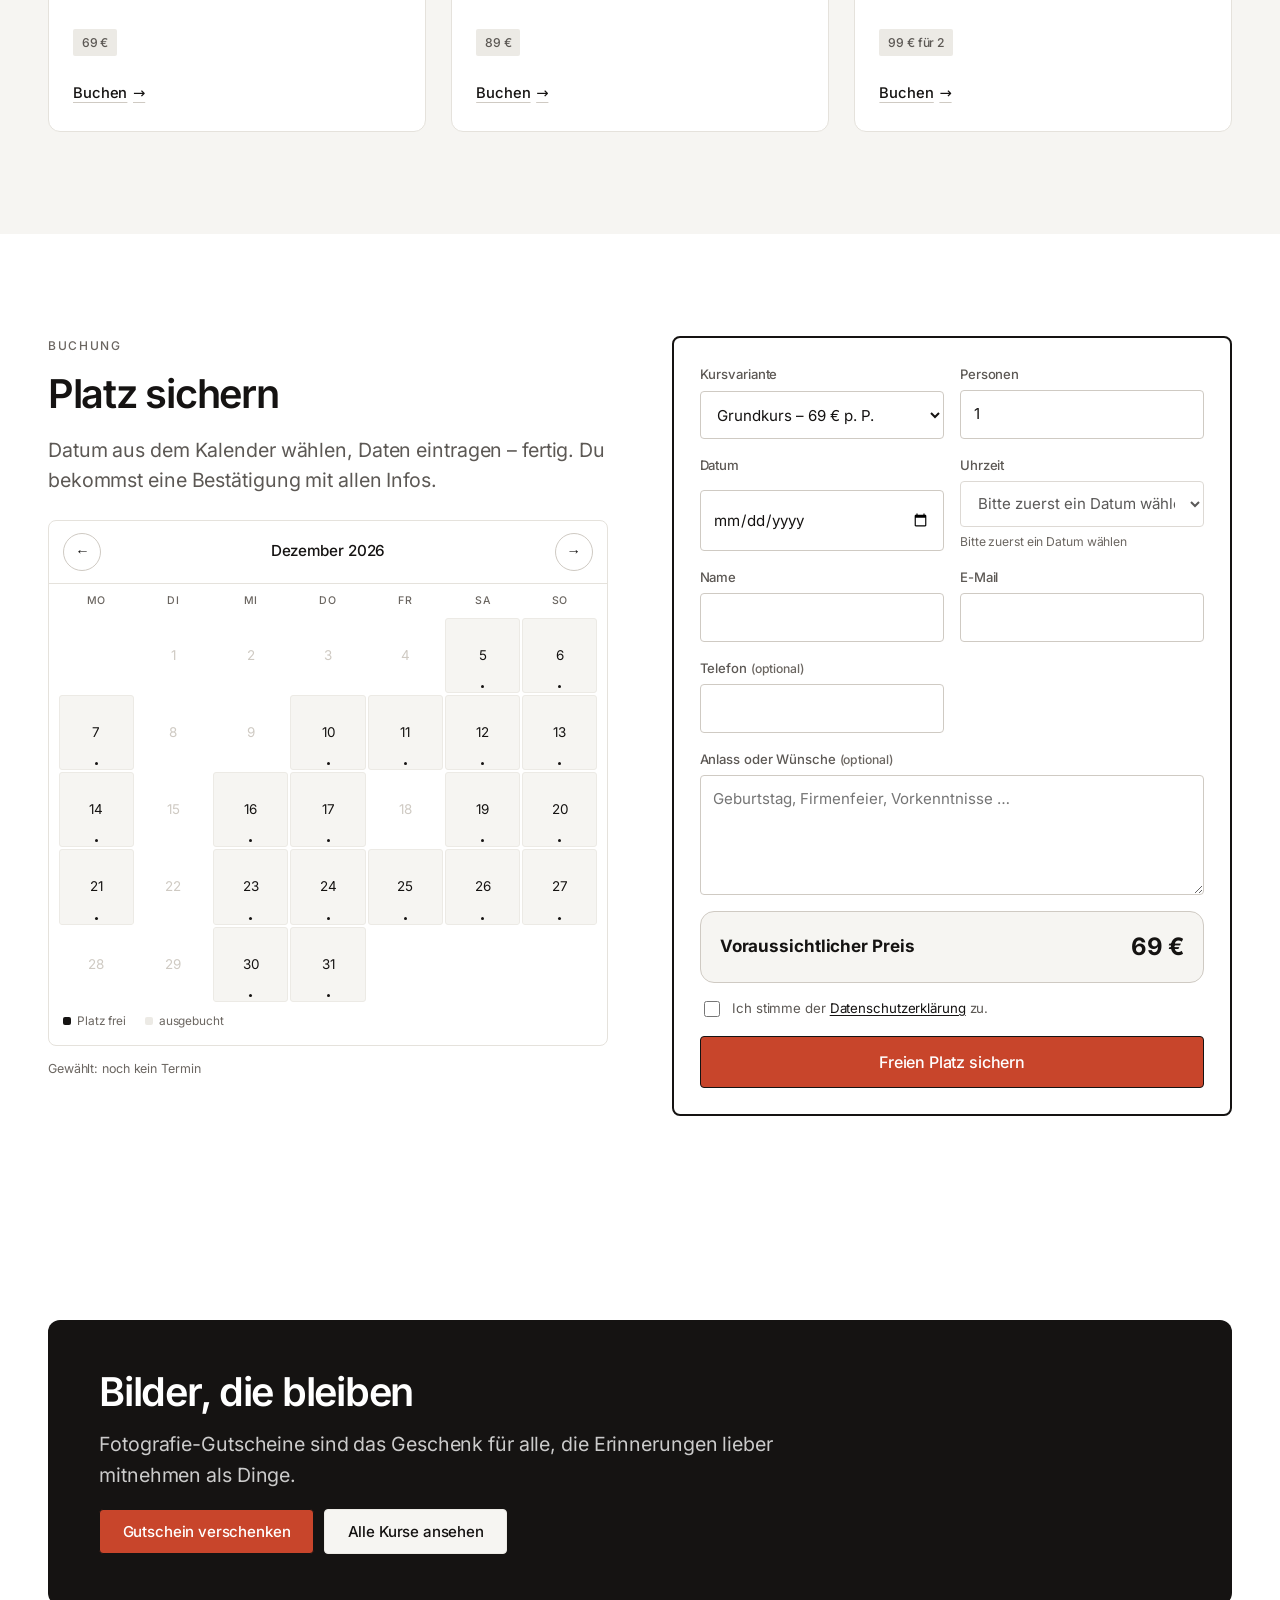
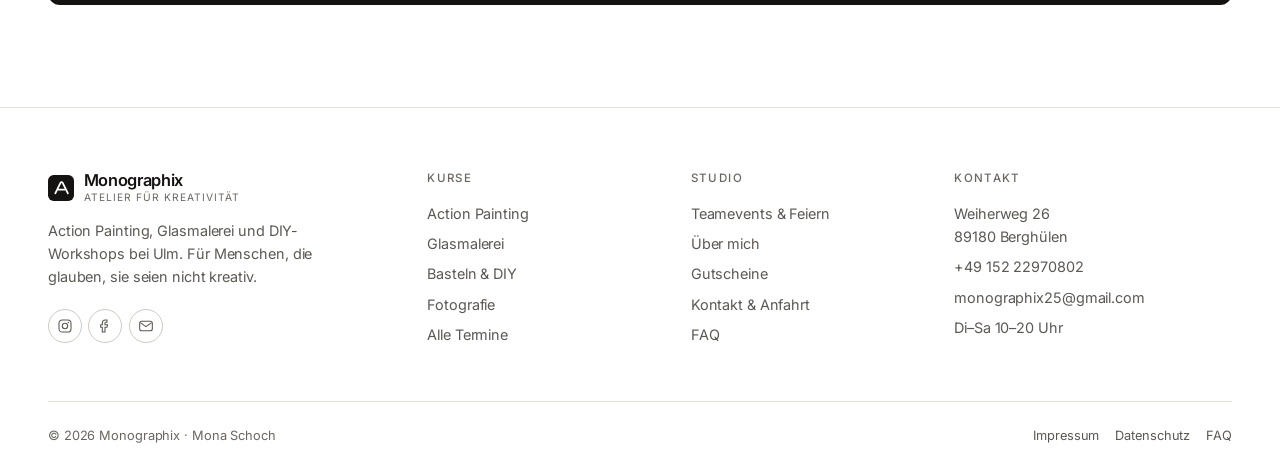
<file: fotografie.html>
<!DOCTYPE html>
<html lang="de">
<head>
<meta charset="utf-8">
<meta name="viewport" content="width=device-width, initial-scale=1">
<title>Fotokurs &amp; kreative Portrait-Sessions bei Ulm | Monographix</title>
<meta name="description" content="Fotografie-Grundkurs, kreative Portraits und Kombi-Workshops im Atelier bei Ulm. Ab 69 €, mit Handy oder Kamera. Neu 2026.">
<link rel="canonical" href="https://monographix25.github.io/monographix-website/fotografie.html">
<meta property="og:title" content="Fotografie & Neuheiten – Kunst im richtigen Licht">
<meta property="og:description" content="Fotografie-Grundkurs, kreative Portraits und Kombi-Workshops im Atelier bei Ulm. Ab 69 €, mit Handy oder Kamera. Neu 2026.">
<meta property="og:image" content="assets/img/photos/fotografie.jpg">
<meta name="theme-color" content="#14100F">
<link rel="icon" href="assets/img/favicon.svg" type="image/svg+xml">
<link rel="stylesheet" href="assets/css/style.css">
<script>document.documentElement.classList.add("js");</script>

</head>
<body>
<a class="skip-link" href="#main">Zum Inhalt springen</a>

<div class="topbar">
  <div class="topbar__inner">
    <span class="topbar__spark" aria-hidden="true"></span>
    <span>Neu: <strong>Kombi-Workshop</strong> Malen + Fotografieren · 12. Dezember</span>
    <a href="#buchen">Platz sichern →</a>
  </div>
</div>

<header class="site-header">
  <div class="container">
    <nav class="nav" aria-label="Hauptnavigation">
      <a class="brand" href="index.html">
        <img class="brand__mark" src="assets/img/logo.svg" alt="" width="26" height="26">
        <span>Monographix<small>Atelier für Kreativität</small></span>
      </a>
      <ul class="nav__links" id="nav-links">
        <li><a href="kurse.html" aria-current="page">Kurse &amp; Workshops</a></li>
        <li><a href="teamevents.html">Teamevents &amp; Feiern</a></li>
        <li><a href="ueber-mich.html">Über mich</a></li>
        <li><a href="gutscheine.html">Gutscheine</a></li>
        <li><a href="kontakt.html">Kontakt</a></li>
      </ul>
      <div class="nav__cta">
        <a class="btn btn--accent" href="#buchen">Kurs buchen</a>
        <button class="nav__toggle" type="button" aria-expanded="false" aria-controls="nav-links" aria-label="Menü öffnen"><span aria-hidden="true"></span></button>
      </div>
    </nav>
  </div>
</header>

<main id="main">

  <section class="page-head">
    <div class="container">
      <ol class="breadcrumb">
        <li><a href="index.html">Start</a></li>
        <li><a href="kurse.html">Kurse</a></li>
        <li>Neuheiten &amp; Fotografie</li>
      </ol>
      <span class="badge badge--teal">Neu 2026</span>
      <h1 style="margin-top:.6rem">Neuheiten &amp; Fotografie</h1>
      <p class="lead">Du hast ein Werk gemacht – jetzt zeigst du es richtig. Oder du lernst, wie Licht, Nähe und Blickwinkel aus einem Foto ein Bild machen.</p>
    </div>
  </section>

  <section class="section section--tight">
    <div class="container">
      <div class="course-detail">
        <div class="reveal">
          <figure class="course-figure">
            <img src="assets/img/photos/foto-hochzeit.jpg" alt="Brautpaar läuft über eine Wiese im Grünen" width="900" height="1125">
          </figure>

          <h2 style="margin-top:2rem">Worum es geht</h2>
          <p>Fotografie ist Handwerk und Blick zugleich. Im Grundkurs geht es um das, was wirklich zählt: Licht sehen, Bildaufbau verstehen, das Motiv führen – und die Kamera (oder das Handy) so bedienen, dass sie nicht mehr im Weg steht.</p>
          <p>Im <strong>Kombi-Workshop</strong> verbinden wir beides: erst entsteht ein Kunstwerk im Atelier, dann fotografieren wir es so, dass es auch auf Instagram und im Druck gut aussieht.</p>

          <h2>Ablauf</h2>
          <ol class="checklist">
            <li><strong>Theorie kompakt (45 Min.)</strong> – Blende, Zeit, ISO, Brennweite – ohne Technik-Kauderwelsch.</li>
            <li><strong>Lichtwerkstatt (45 Min.)</strong> – Fensterlicht, Reflektor, harte und weiche Schatten.</li>
            <li><strong>Praxis (90 Min.)</strong> – Portraits, Details, Kunstwerke; ich gebe direkt Feedback.</li>
            <li><strong>Auswahl &amp; Bildsprache (60 Min.)</strong> – Sichten, bearbeiten, präsentieren.</li>
          </ol>

          <h2>Für wen ist der Kurs?</h2>
          <p>Für alle, die mehr wollen als Zufallsfotos:</p>
          <ul>
            <li>Einsteiger mit Kamera, die die Automatik verlassen wollen</li>
            <li>Handy-Fotografen, die bewusster gestalten möchten</li>
            <li>Kreative, die ihre Kunstwerke professionell abbilden wollen</li>
            <li>Paare und Freundinnen für eine kreative Portrait-Session</li>
          </ul>

          <div class="note" style="margin-top:1.5rem">
            <strong>Mitbringen:</strong> eigene Kamera oder Handy, volle Akkus, leere Speicherkarte. Stativ und Dauerlicht sind vorhanden.
          </div>
        </div>

        <aside class="reveal">
          <div class="price-block">
            <p class="eyebrow" style="color:var(--ink);margin-bottom:.4rem">Preis pro Person</p>
            <div class="price">69 € <small>inkl. Studio</small></div>
            <ul>
              <li>Studio- und Außengelände-Nutzung</li>
              <li>Dauerlicht, Reflektoren, Hintergründe</li>
              <li>Handout mit allen Grundlagen</li>
              <li>Bildbesprechung deiner 5 besten Fotos</li>
              <li>Getränke &amp; Snack</li>
            </ul>
            <a class="btn btn--block btn--lg" href="#buchen">Freien Platz sichern</a>
            <p class="form-note" style="margin:.7rem 0 0">Kostenlose Umbuchung bis 72 Std. vorher.</p>
          </div>

          <div class="sidebar-card">
            <h3 style="font-size:1.05rem">Auf einen Blick</h3>
            <ul class="facts">
              <li><span class="facts__k">Dauer</span><span class="facts__v">4 Stunden</span></li>
              <li><span class="facts__k">Gruppengröße</span><span class="facts__v">4–8 Personen</span></li>
              <li><span class="facts__k">Niveau</span><span class="facts__v">Einsteiger</span></li>
              <li><span class="facts__k">Alter</span><span class="facts__v">ab 16 Jahren</span></li>
              <li><span class="facts__k">Sprache</span><span class="facts__v">Deutsch, Englisch</span></li>
              <li><span class="facts__k">Ort</span><span class="facts__v">Atelier &amp; Außengelände</span></li>
            </ul>
          </div>

          <div class="sidebar-card">
            <h3 style="font-size:1.05rem">Als Gruppe buchen?</h3>
            <p style="font-size:.94rem;color:var(--ink-soft)">Ab 6 Personen gestalten wir Termin, Motto und Ablauf individuell – auch bei euch vor Ort.</p>
            <a class="btn btn--ghost btn--block" href="teamevents.html">Teamevent anfragen</a>
          </div>
        </aside>
      </div>
    </div>
  </section>

  <!-- Portfolio -->
  <section class="section">
    <div class="container">
      <div class="section-head section-head--row reveal">
        <div>
          <p class="eyebrow">Aus dem Portfolio</p>
          <h2>Was am Ende auf der Speicherkarte landet</h2>
        </div>
        <a class="btn btn--ghost" href="https://www.instagram.com/monographix_fotografie/" target="_blank" rel="noopener noreferrer">@monographix_fotografie</a>
      </div>
      <div class="grid grid-4">
        <figure class="reveal" style="margin:0">
          <img src="assets/img/photos/foto-hochzeit.jpg" alt="Brautpaar auf einer Wiese – Hochzeitsreportage im Freien" width="900" height="1125" loading="lazy" style="width:100%;aspect-ratio:4/5;object-fit:cover;border-radius:10px;background:var(--paper-3)">
          <figcaption class="form-note" style="margin-top:.6rem">Hochzeit · Reportage im natürlichen Licht</figcaption>
        </figure>
        <figure class="reveal" style="margin:0">
          <img src="assets/img/photos/foto-kinder.jpg" alt="Kind auf dem Arm, Taufe in der Kirche" width="900" height="1125" loading="lazy" style="width:100%;aspect-ratio:4/5;object-fit:cover;border-radius:10px;background:var(--paper-3)">
          <figcaption class="form-note" style="margin-top:.6rem">Familie · Taufe, ohne Blitz</figcaption>
        </figure>
        <figure class="reveal" style="margin:0">
          <img src="assets/img/photos/foto-natur.jpg" alt="Vogel im Herbstlaub, Nahaufnahme" width="900" height="1125" loading="lazy" style="width:100%;aspect-ratio:4/5;object-fit:cover;border-radius:10px;background:var(--paper-3)">
          <figcaption class="form-note" style="margin-top:.6rem">Natur · Geduld und der richtige Moment</figcaption>
        </figure>
        <figure class="reveal" style="margin:0">
          <img src="assets/img/photos/foto-reise.jpg" alt="Küstenstraße im Abendlicht" width="900" height="1125" loading="lazy" style="width:100%;aspect-ratio:4/5;object-fit:cover;border-radius:10px;background:var(--paper-3)">
          <figcaption class="form-note" style="margin-top:.6rem">Reise · Lichtstimmung am Abend</figcaption>
        </figure>
      </div>
    </div>
  </section>

  <section class="section section--cream" id="termine">
    <div class="container">
      <div class="section-head reveal">
        <p class="eyebrow">Termine</p>
        <h2>Neuheiten &amp; Fotografie – nächste Kurse</h2>
      </div>
      <div class="grid grid-3">
        <article class="card card--flat reveal">
          <div class="card__body">
            <span class="badge badge--teal">6 Plätze frei</span>
            <h3>Fotografie-Grundkurs</h3>
            <p><strong>Sa, 12.12.2026</strong><br>10:00–14:00 Uhr</p>
            <div class="card__meta"><span class="tag">69 €</span></div>
            <a class="card__link" href="#buchen">Buchen</a>
          </div>
        </article>
        <article class="card card--flat reveal">
          <div class="card__body">
            <span class="badge badge">5 Plätze frei</span>
            <h3>Kombi: Malen &amp; Fotografieren</h3>
            <p><strong>Sa, 09.01.2027</strong><br>10:00–15:00 Uhr</p>
            <div class="card__meta"><span class="tag">89 €</span></div>
            <a class="card__link" href="#buchen">Buchen</a>
          </div>
        </article>
        <article class="card card--flat reveal">
          <div class="card__body">
            <span class="badge badge--pink">3 Plätze frei</span>
            <h3>Portrait-Session für Paare</h3>
            <p><strong>Fr, 16.01.2027</strong><br>17:00–20:00 Uhr</p>
            <div class="card__meta"><span class="tag">99 € für 2</span></div>
            <a class="card__link" href="#buchen">Buchen</a>
          </div>
        </article>
      </div>
    </div>
  </section>

  <section class="section" id="buchen">
    <div class="container">
      <div class="split" style="align-items:start">
        <div class="reveal">
          <p class="eyebrow">Buchung</p>
          <h2>Platz sichern</h2>
          <p class="lead">Datum aus dem Kalender wählen, Daten eintragen – fertig. Du bekommst eine Bestätigung mit allen Infos.</p>
          <div class="calendar" data-calendar style="margin-top:1.5rem">
            <div class="calendar__head">
              <button class="slider-btn" type="button" data-cal-prev aria-label="Vorheriger Monat">←</button>
              <span class="calendar__title">Monat</span>
              <button class="slider-btn" type="button" data-cal-next aria-label="Nächster Monat">→</button>
            </div>
            <div class="calendar__grid" role="group" aria-label="Verfügbare Kurstage"></div>
            <div class="calendar__legend">
              <span class="free"><i></i> Platz frei</span>
              <span><i></i> ausgebucht</span>
            </div>
          </div>
          <p class="form-note" style="margin-top:.8rem">Gewählt: <span data-date-output hidden>–</span><span data-date-empty>noch kein Termin</span></p>
        </div>

        <form data-confirm="booking" data-mailto="monographix25@gmail.com" class="form reveal" data-form data-subject="Kursbuchung Fotografie" data-endpoint="https://formsubmit.co/ajax/monographix25@gmail.com" data-estimator style="background:#fff;border:2px solid var(--ink);border-radius:var(--radius);padding:1.6rem">
          <input type="hidden" name="kurs" value="fotografie">
          <div class="form-grid">
            <div class="field">
              <label for="kurs">Kursvariante</label>
              <select id="kurs" name="variante">
                <option value="grundkurs" data-price="69">Grundkurs – 69 € p. P.</option>
                <option value="kombi" data-price="89">Kombi-Workshop – 89 € p. P.</option>
                <option value="portrait" data-price="50">Portrait-Session – 99 € für 2</option>
              </select>
            </div>
            <div class="field">
              <label for="personen">Personen</label>
              <input id="personen" name="personen" type="number" min="1" max="10" value="1" required>
            </div>
            <div class="field">
              <label for="kursdatum">Datum</label>
              <input id="kursdatum" name="datum" type="date" required>
            </div>
            <div class="field">
              <label for="uhrzeit">Uhrzeit</label>
              <select id="uhrzeit" name="uhrzeit" required disabled>
                <option value="">Bitte zuerst ein Datum wählen</option>
              </select>
              <span class="hint" data-time-hint>Mo–Do ab 16 Uhr, Fr–So ganztags</span>
            </div>
            <div class="field">
              <label for="name">Name</label>
              <input id="name" name="name" type="text" autocomplete="name" required>
            </div>
            <div class="field">
              <label for="mail">E-Mail</label>
              <input id="mail" name="email" type="email" autocomplete="email" required>
            </div>
            <div class="field">
              <label for="tel">Telefon <span class="hint">(optional)</span></label>
              <input id="tel" name="telefon" type="tel" autocomplete="tel">
            </div>
          </div>
          <div class="field">
            <label for="nachricht">Anlass oder Wünsche <span class="hint">(optional)</span></label>
            <textarea id="nachricht" name="nachricht" placeholder="Geburtstag, Firmenfeier, Vorkenntnisse …"></textarea>
          </div>
          <div class="price-block" style="box-shadow:none;background:var(--paper-2);border-radius:14px;padding:1rem 1.2rem">
            <div class="btn-row" style="justify-content:space-between">
              <span style="font-weight:700">Voraussichtlicher Preis</span>
              <strong data-total style="font-family:var(--font-body);font-size:1.5rem">–</strong>
            </div>
          </div>
          <label class="check">
            <input type="checkbox" required name="datenschutz">
            <span>Ich stimme der <a href="datenschutz.html">Datenschutzerklärung</a> zu.</span>
          </label>
          <button class="btn btn--accent btn--block btn--lg" type="submit">Freien Platz sichern</button>
          <p class="form-status" role="status"></p>
        </form>
      </div>
    </div>
  </section>

  <section class="section">
    <div class="container">
      <div class="cta-band reveal">
        <h2>Bilder, die bleiben</h2>
        <p class="lead">Fotografie-Gutscheine sind das Geschenk für alle, die Erinnerungen lieber mitnehmen als Dinge.</p>
        <div class="btn-row" style="margin-top:1.2rem">
          <a class="btn btn--yellow" href="gutscheine.html">Gutschein verschenken</a>
          <a class="btn btn--ghost" href="kurse.html">Alle Kurse ansehen</a>
        </div>
      </div>
    </div>
  </section>

</main>

<footer class="site-footer">
  <div class="container">
    <div class="footer-grid">
      <div>
        <a class="brand" href="index.html">
          <img class="brand__mark" src="assets/img/logo.svg" alt="" width="26" height="26">
          <span>Monographix<small>Atelier für Kreativität</small></span>
        </a>
        <p style="max-width:34ch">Action Painting, Glasmalerei und DIY-Workshops bei Ulm. Für Menschen, die glauben, sie seien nicht kreativ.</p>
        <div class="social-row">
          <a href="https://www.instagram.com/monographix_fotografie/" target="_blank" rel="noopener noreferrer" aria-label="Instagram"><svg viewBox="0 0 24 24" width="16" height="16" fill="none" stroke="currentColor" stroke-width="1.6" aria-hidden="true"><rect x="3" y="3" width="18" height="18" rx="5"/><circle cx="12" cy="12" r="4"/><circle cx="17.2" cy="6.8" r="1.1" fill="currentColor" stroke="none"/></svg></a>
          <a href="https://www.facebook.com/mona.schoch/" target="_blank" rel="noopener noreferrer" aria-label="Facebook"><svg viewBox="0 0 24 24" width="16" height="16" fill="none" stroke="currentColor" stroke-width="1.6" aria-hidden="true"><path d="M15 3h-2.5A4.5 4.5 0 0 0 8 7.5V10H5.5v4H8v7h4v-7h3l.8-4H12V7.5c0-.6.4-1 1-1h2Z"/></svg></a>
          <a href="mailto:monographix25@gmail.com" aria-label="E-Mail schreiben"><svg viewBox="0 0 24 24" width="16" height="16" fill="none" stroke="currentColor" stroke-width="1.6" aria-hidden="true"><rect x="2.5" y="5" width="19" height="14" rx="3"/><path d="m3.5 7 8.5 6 8.5-6"/></svg></a>
        </div>
      </div>
      <div>
        <h3>Kurse</h3>
        <ul>
          <li><a href="action-painting.html">Action Painting</a></li>
          <li><a href="glasmalerei.html">Glasmalerei</a></li>
          <li><a href="basteln-diy.html">Basteln &amp; DIY</a></li>
          <li><a href="fotografie.html">Fotografie</a></li>
          <li><a href="kurse.html">Alle Termine</a></li>
        </ul>
      </div>
      <div>
        <h3>Studio</h3>
        <ul>
          <li><a href="teamevents.html">Teamevents &amp; Feiern</a></li>
          <li><a href="ueber-mich.html">Über mich</a></li>
          <li><a href="gutscheine.html">Gutscheine</a></li>
          <li><a href="kontakt.html">Kontakt &amp; Anfahrt</a></li>
          <li><a href="kontakt.html#faq">FAQ</a></li>
        </ul>
      </div>
      <div>
        <h3>Kontakt</h3>
        <ul>
          <li>Weiherweg 26<br>89180 Berghülen</li>
          <li><a href="tel:+4915222970802">+49 152 22970802</a></li>
          <li><a href="mailto:monographix25@gmail.com">monographix25@gmail.com</a></li>
          <li>Di–Sa 10–20 Uhr</li>
        </ul>
      </div>
    </div>
    <div class="footer-bottom">
      <span>© <span data-year>2026</span> Monographix · Mona Schoch</span>
      <div class="btn-row" style="gap:1rem">
        <a href="impressum.html">Impressum</a>
        <a href="datenschutz.html">Datenschutz</a>
        <a href="kontakt.html#faq">FAQ</a>
      </div>
    </div>
  </div>
</footer>

<div class="mobile-cta">
  <a class="btn btn--ghost" href="gutscheine.html">Gutschein</a>
  <a class="btn btn--accent" href="#buchen">Kurs buchen</a>
</div>

<script src="assets/js/main.js" defer></script>
</body>
</html>
</file>
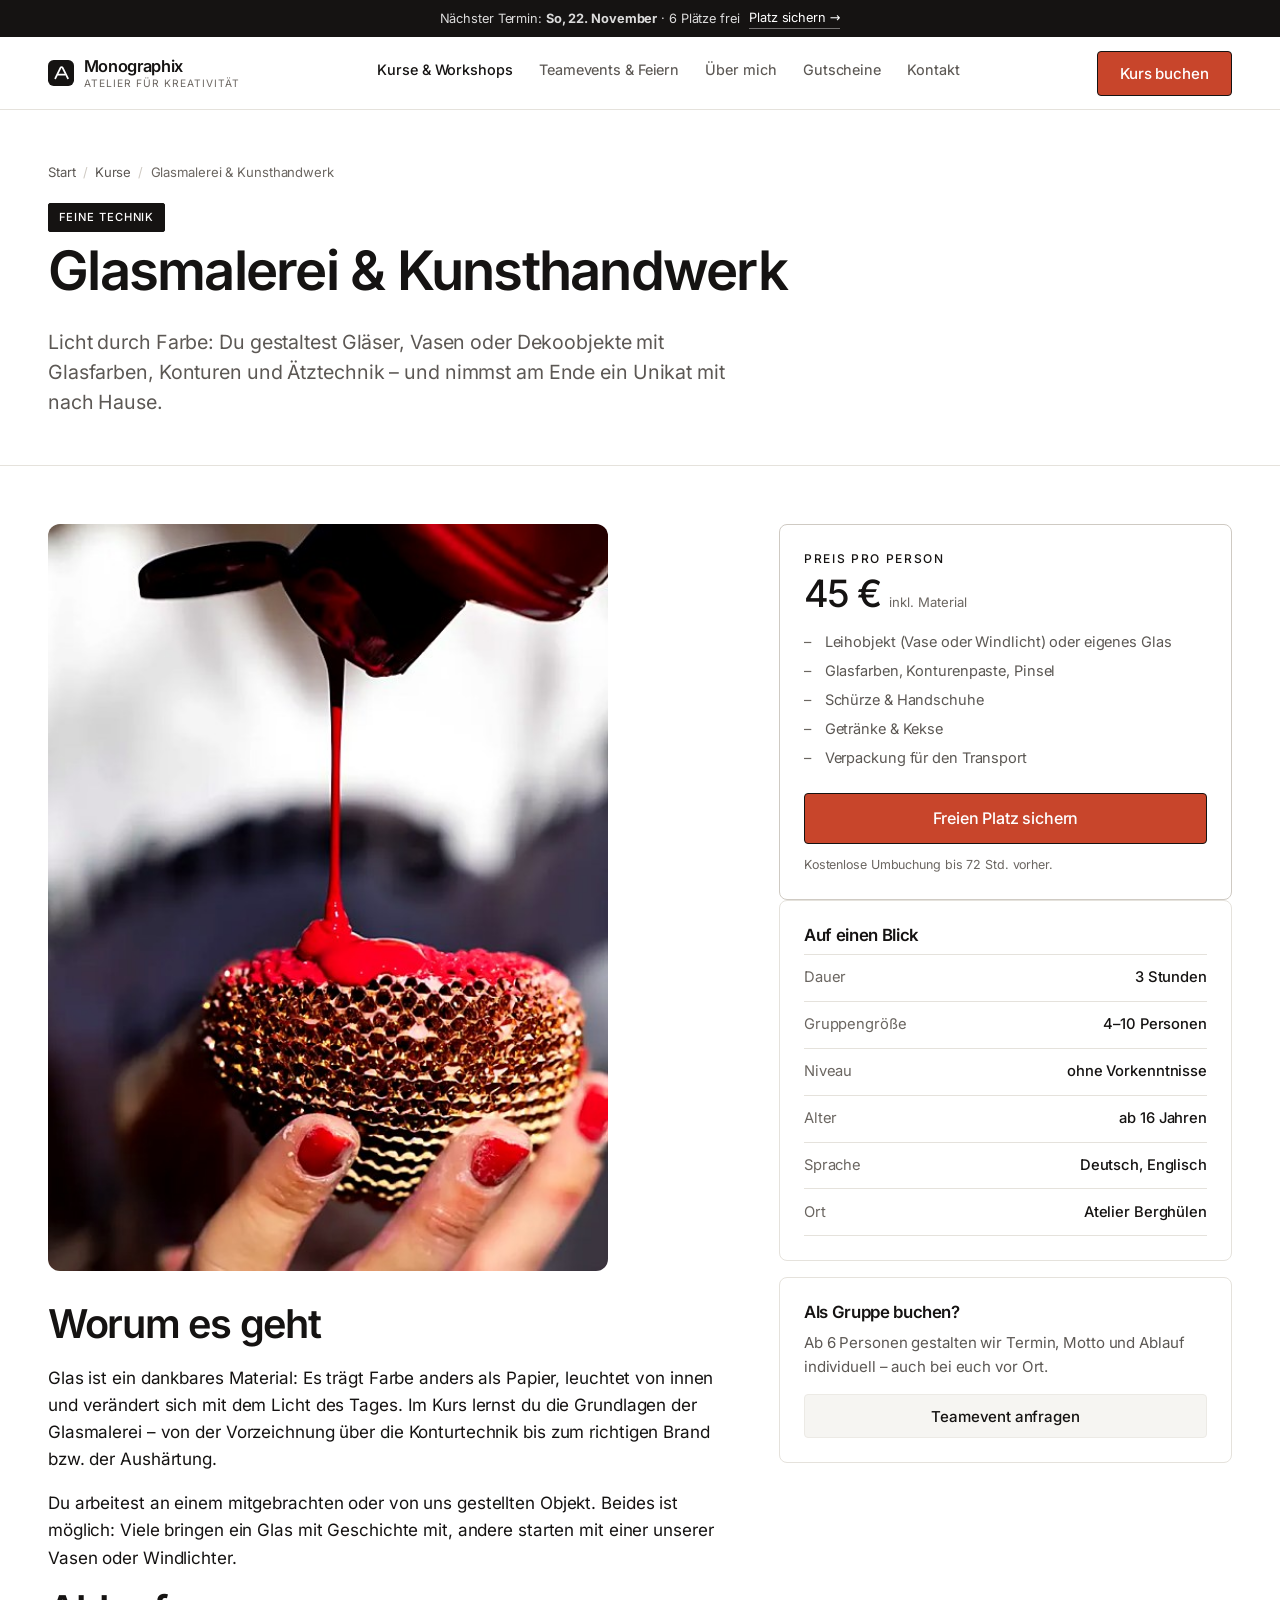
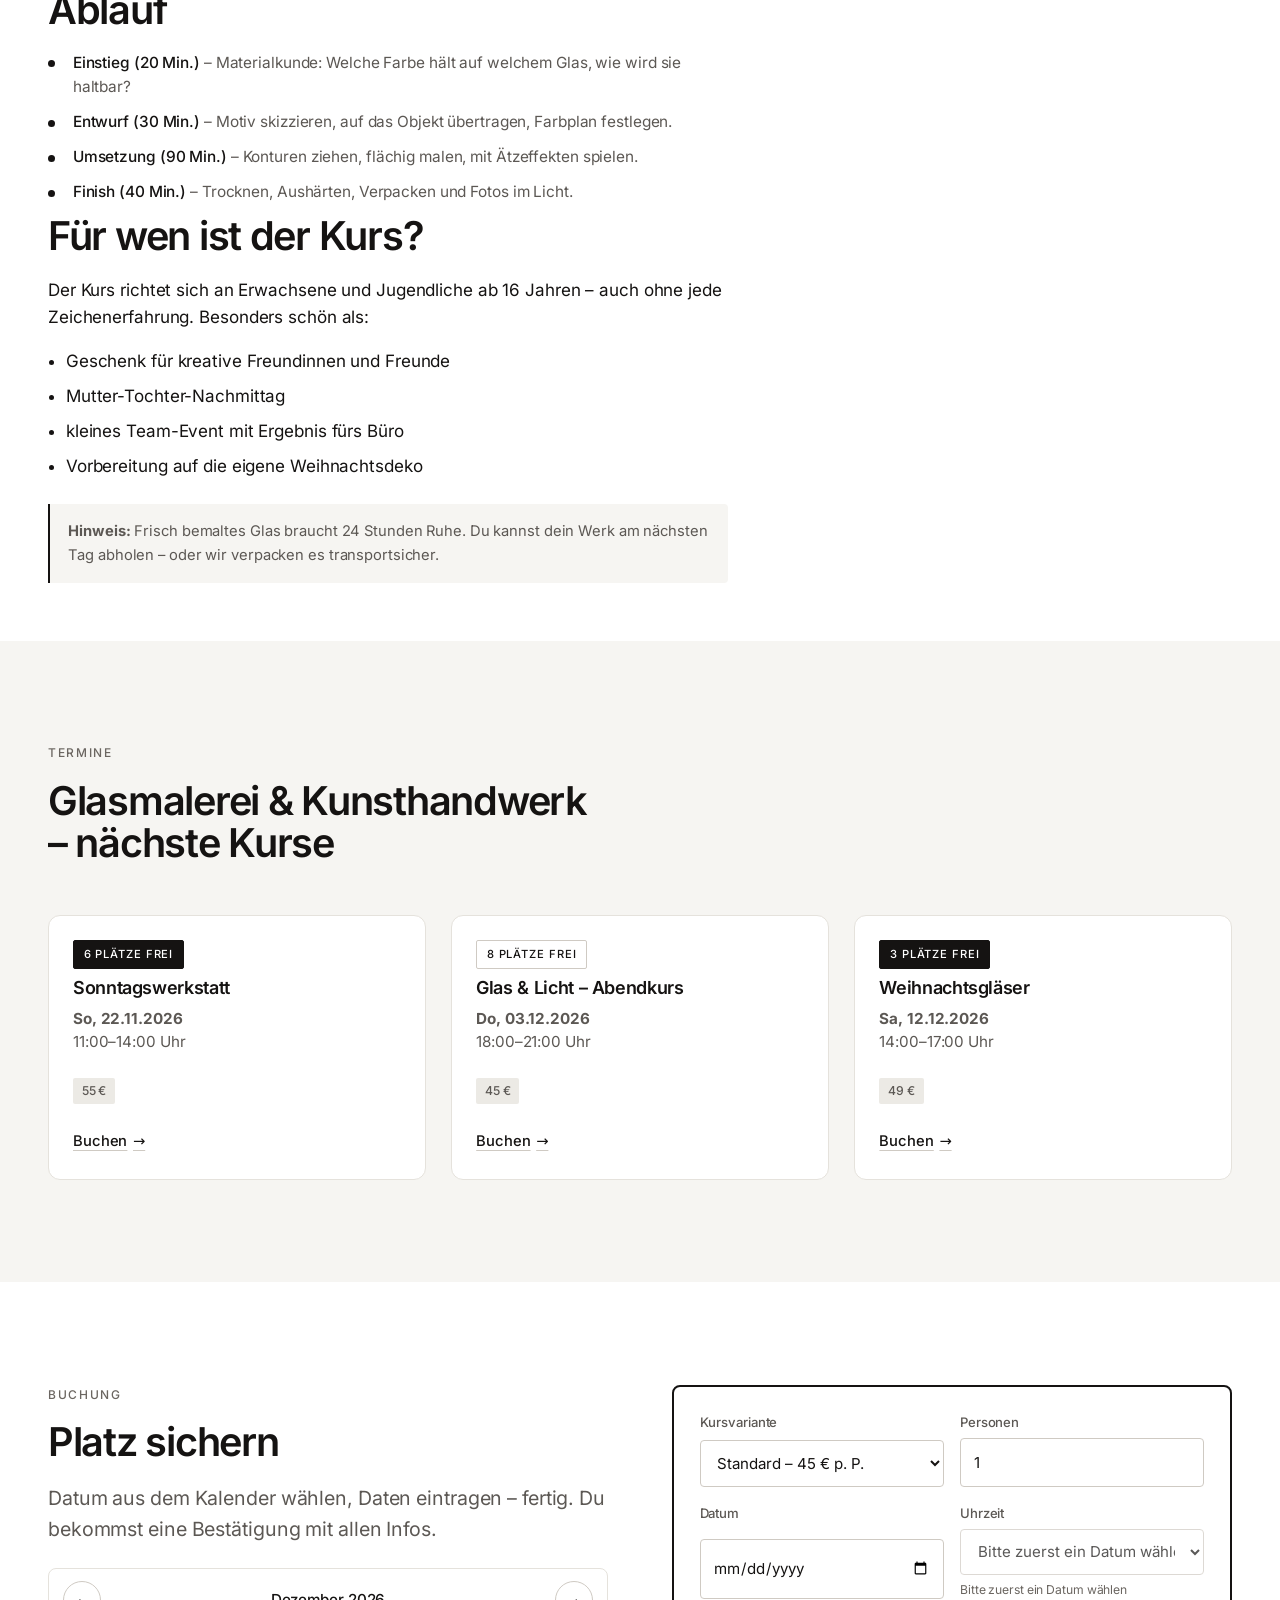
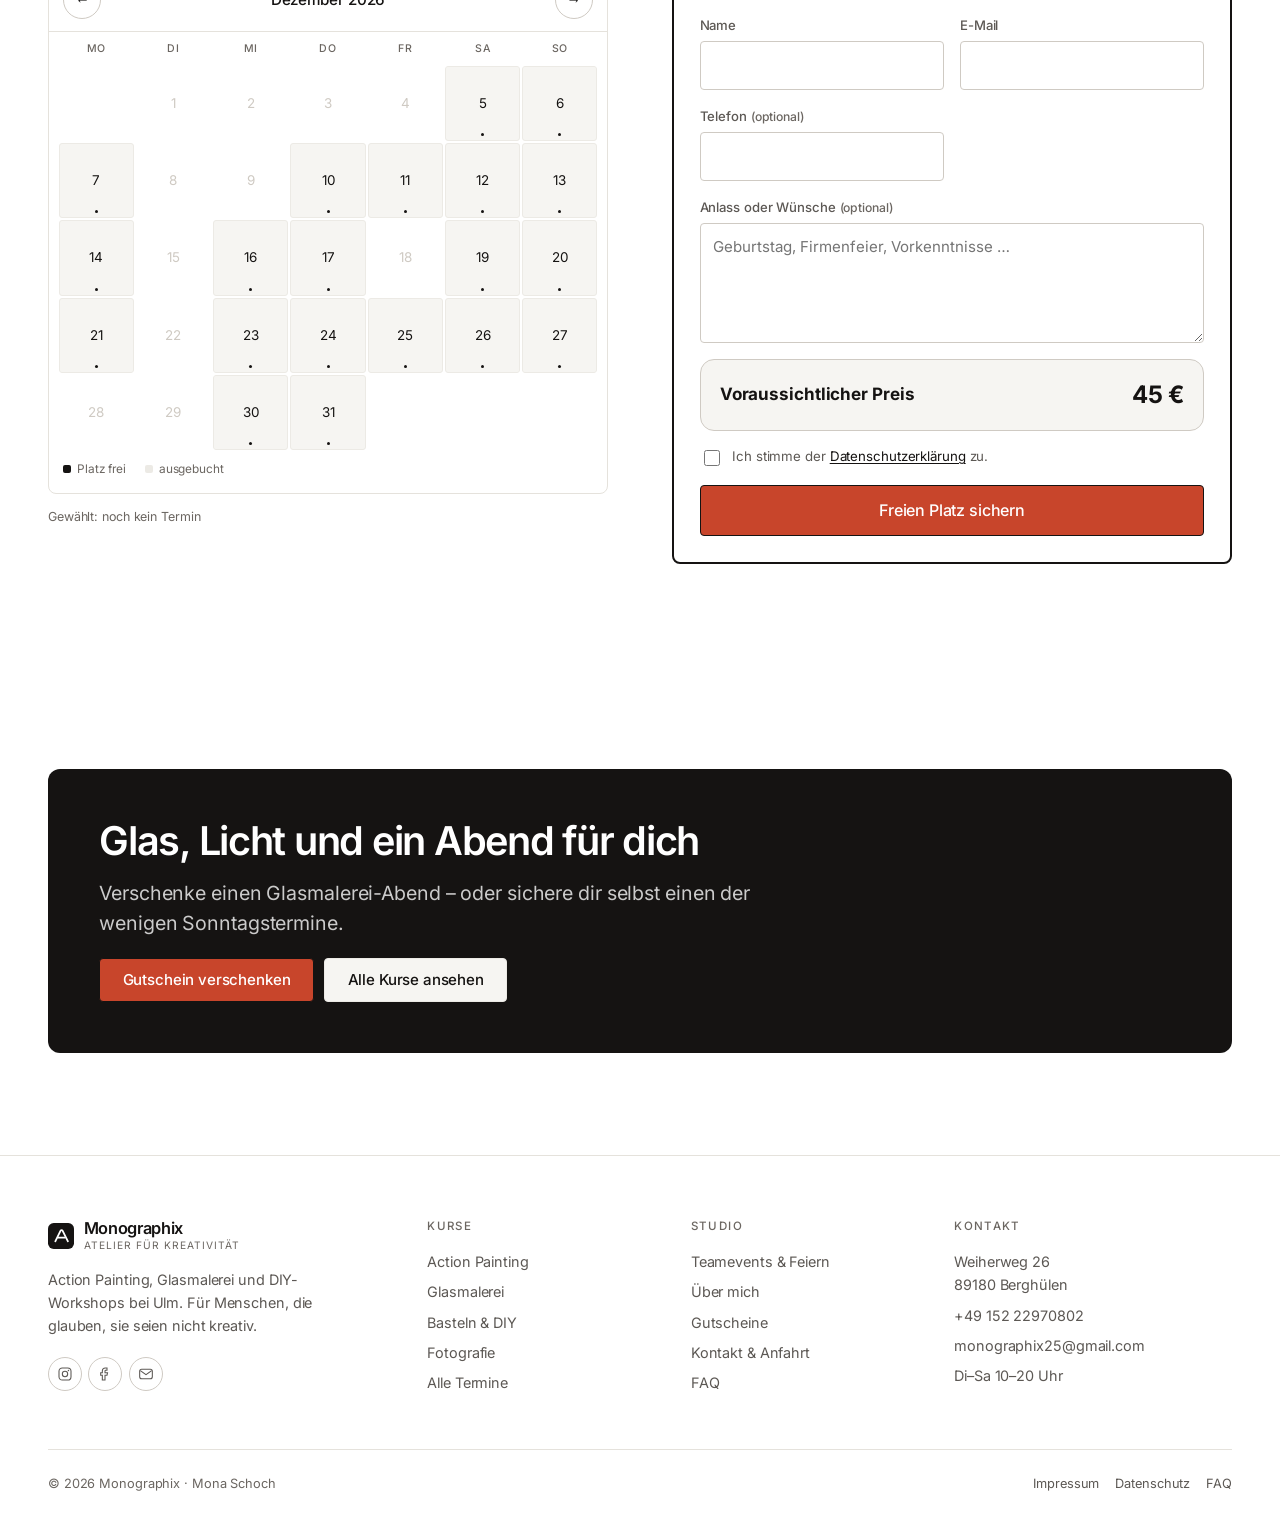
<file: glasmalerei.html>
<!DOCTYPE html>
<html lang="de">
<head>
<meta charset="utf-8">
<meta name="viewport" content="width=device-width, initial-scale=1">
<title>Glasmalerei &amp; Kunsthandwerk – Workshop bei Ulm | Monographix</title>
<meta name="description" content="Glasmalerei lernen in Berghülen: Gläser, Vasen und Dekoobjekte mit Glasfarben und Ätztechnik veredeln. Ab 45 €, Material inklusive.">
<link rel="canonical" href="https://monographix25.github.io/monographix-website/glasmalerei.html">
<meta property="og:title" content="Glasmalerei & Kunsthandwerk – leuchtende Unikate">
<meta property="og:description" content="Glasmalerei lernen in Berghülen: Gläser, Vasen und Dekoobjekte mit Glasfarben und Ätztechnik veredeln. Ab 45 €, Material inklusive.">
<meta property="og:image" content="assets/img/photos/glas.jpg">
<meta name="theme-color" content="#14100F">
<link rel="icon" href="assets/img/favicon.svg" type="image/svg+xml">
<link rel="stylesheet" href="assets/css/style.css">
<script>document.documentElement.classList.add("js");</script>

</head>
<body>
<a class="skip-link" href="#main">Zum Inhalt springen</a>

<div class="topbar">
  <div class="topbar__inner">
    <span class="topbar__spark" aria-hidden="true"></span>
    <span>Nächster Termin: <strong>So, 22. November</strong> · 6 Plätze frei</span>
    <a href="#buchen">Platz sichern →</a>
  </div>
</div>

<header class="site-header">
  <div class="container">
    <nav class="nav" aria-label="Hauptnavigation">
      <a class="brand" href="index.html">
        <img class="brand__mark" src="assets/img/logo.svg" alt="" width="26" height="26">
        <span>Monographix<small>Atelier für Kreativität</small></span>
      </a>
      <ul class="nav__links" id="nav-links">
        <li><a href="kurse.html" aria-current="page">Kurse &amp; Workshops</a></li>
        <li><a href="teamevents.html">Teamevents &amp; Feiern</a></li>
        <li><a href="ueber-mich.html">Über mich</a></li>
        <li><a href="gutscheine.html">Gutscheine</a></li>
        <li><a href="kontakt.html">Kontakt</a></li>
      </ul>
      <div class="nav__cta">
        <a class="btn btn--accent" href="#buchen">Kurs buchen</a>
        <button class="nav__toggle" type="button" aria-expanded="false" aria-controls="nav-links" aria-label="Menü öffnen"><span aria-hidden="true"></span></button>
      </div>
    </nav>
  </div>
</header>

<main id="main">

  <section class="page-head">
    <div class="container">
      <ol class="breadcrumb">
        <li><a href="index.html">Start</a></li>
        <li><a href="kurse.html">Kurse</a></li>
        <li>Glasmalerei &amp; Kunsthandwerk</li>
      </ol>
      <span class="badge badge--teal">Feine Technik</span>
      <h1 style="margin-top:.6rem">Glasmalerei &amp; Kunsthandwerk</h1>
      <p class="lead">Licht durch Farbe: Du gestaltest Gläser, Vasen oder Dekoobjekte mit Glasfarben, Konturen und Ätztechnik – und nimmst am Ende ein Unikat mit nach Hause.</p>
    </div>
  </section>

  <section class="section section--tight">
    <div class="container">
      <div class="course-detail">
        <div class="reveal">
          <figure class="course-figure">
            <img src="assets/img/photos/glas.jpg" alt="Verzierte Gläser und Glasobjekte mit farbigen Ornamenten" width="1200" height="1600">
          </figure>

          <h2 style="margin-top:2rem">Worum es geht</h2>
          <p>Glas ist ein dankbares Material: Es trägt Farbe anders als Papier, leuchtet von innen und verändert sich mit dem Licht des Tages. Im Kurs lernst du die Grundlagen der Glasmalerei – von der Vorzeichnung über die Konturtechnik bis zum richtigen Brand bzw. der Aushärtung.</p>
          <p>Du arbeitest an einem mitgebrachten oder von uns gestellten Objekt. Beides ist möglich: Viele bringen ein Glas mit Geschichte mit, andere starten mit einer unserer Vasen oder Windlichter.</p>

          <h2>Ablauf</h2>
          <ol class="checklist">
            <li><strong>Einstieg (20 Min.)</strong> – Materialkunde: Welche Farbe hält auf welchem Glas, wie wird sie haltbar?</li>
            <li><strong>Entwurf (30 Min.)</strong> – Motiv skizzieren, auf das Objekt übertragen, Farbplan festlegen.</li>
            <li><strong>Umsetzung (90 Min.)</strong> – Konturen ziehen, flächig malen, mit Ätzeffekten spielen.</li>
            <li><strong>Finish (40 Min.)</strong> – Trocknen, Aushärten, Verpacken und Fotos im Licht.</li>
          </ol>

          <h2>Für wen ist der Kurs?</h2>
          <p>Der Kurs richtet sich an Erwachsene und Jugendliche ab 16 Jahren – auch ohne jede Zeichenerfahrung. Besonders schön als:</p>
          <ul>
            <li>Geschenk für kreative Freundinnen und Freunde</li>
            <li>Mutter-Tochter-Nachmittag</li>
            <li>kleines Team-Event mit Ergebnis fürs Büro</li>
            <li>Vorbereitung auf die eigene Weihnachtsdeko</li>
          </ul>

          <div class="note" style="margin-top:1.5rem">
            <strong>Hinweis:</strong> Frisch bemaltes Glas braucht 24 Stunden Ruhe. Du kannst dein Werk am nächsten Tag abholen – oder wir verpacken es transportsicher.
          </div>
        </div>

        <aside class="reveal">
          <div class="price-block">
            <p class="eyebrow" style="color:var(--ink);margin-bottom:.4rem">Preis pro Person</p>
            <div class="price">45 € <small>inkl. Material</small></div>
            <ul>
              <li>Leihobjekt (Vase oder Windlicht) oder eigenes Glas</li>
              <li>Glasfarben, Konturenpaste, Pinsel</li>
              <li>Schürze &amp; Handschuhe</li>
              <li>Getränke &amp; Kekse</li>
              <li>Verpackung für den Transport</li>
            </ul>
            <a class="btn btn--block btn--lg" href="#buchen">Freien Platz sichern</a>
            <p class="form-note" style="margin:.7rem 0 0">Kostenlose Umbuchung bis 72 Std. vorher.</p>
          </div>

          <div class="sidebar-card">
            <h3 style="font-size:1.05rem">Auf einen Blick</h3>
            <ul class="facts">
              <li><span class="facts__k">Dauer</span><span class="facts__v">3 Stunden</span></li>
              <li><span class="facts__k">Gruppengröße</span><span class="facts__v">4–10 Personen</span></li>
              <li><span class="facts__k">Niveau</span><span class="facts__v">ohne Vorkenntnisse</span></li>
              <li><span class="facts__k">Alter</span><span class="facts__v">ab 16 Jahren</span></li>
              <li><span class="facts__k">Sprache</span><span class="facts__v">Deutsch, Englisch</span></li>
              <li><span class="facts__k">Ort</span><span class="facts__v">Atelier Berghülen</span></li>
            </ul>
          </div>

          <div class="sidebar-card">
            <h3 style="font-size:1.05rem">Als Gruppe buchen?</h3>
            <p style="font-size:.94rem;color:var(--ink-soft)">Ab 6 Personen gestalten wir Termin, Motto und Ablauf individuell – auch bei euch vor Ort.</p>
            <a class="btn btn--ghost btn--block" href="teamevents.html">Teamevent anfragen</a>
          </div>
        </aside>
      </div>
    </div>
  </section>

  <section class="section section--cream" id="termine">
    <div class="container">
      <div class="section-head reveal">
        <p class="eyebrow">Termine</p>
        <h2>Glasmalerei &amp; Kunsthandwerk – nächste Kurse</h2>
      </div>
      <div class="grid grid-3">
        <article class="card card--flat reveal">
          <div class="card__body">
            <span class="badge badge--teal">6 Plätze frei</span>
            <h3>Sonntagswerkstatt</h3>
            <p><strong>So, 22.11.2026</strong><br>11:00–14:00 Uhr</p>
            <div class="card__meta"><span class="tag">55 €</span></div>
            <a class="card__link" href="#buchen">Buchen</a>
          </div>
        </article>
        <article class="card card--flat reveal">
          <div class="card__body">
            <span class="badge badge">8 Plätze frei</span>
            <h3>Glas &amp; Licht – Abendkurs</h3>
            <p><strong>Do, 03.12.2026</strong><br>18:00–21:00 Uhr</p>
            <div class="card__meta"><span class="tag">45 €</span></div>
            <a class="card__link" href="#buchen">Buchen</a>
          </div>
        </article>
        <article class="card card--flat reveal">
          <div class="card__body">
            <span class="badge badge badge--pink">3 Plätze frei</span>
            <h3>Weihnachtsgläser</h3>
            <p><strong>Sa, 12.12.2026</strong><br>14:00–17:00 Uhr</p>
            <div class="card__meta"><span class="tag">49 €</span></div>
            <a class="card__link" href="#buchen">Buchen</a>
          </div>
        </article>
      </div>
    </div>
  </section>

  <section class="section" id="buchen">
    <div class="container">
      <div class="split" style="align-items:start">
        <div class="reveal">
          <p class="eyebrow">Buchung</p>
          <h2>Platz sichern</h2>
          <p class="lead">Datum aus dem Kalender wählen, Daten eintragen – fertig. Du bekommst eine Bestätigung mit allen Infos.</p>
          <div class="calendar" data-calendar style="margin-top:1.5rem">
            <div class="calendar__head">
              <button class="slider-btn" type="button" data-cal-prev aria-label="Vorheriger Monat">←</button>
              <span class="calendar__title">Monat</span>
              <button class="slider-btn" type="button" data-cal-next aria-label="Nächster Monat">→</button>
            </div>
            <div class="calendar__grid" role="group" aria-label="Verfügbare Kurstage"></div>
            <div class="calendar__legend">
              <span class="free"><i></i> Platz frei</span>
              <span><i></i> ausgebucht</span>
            </div>
          </div>
          <p class="form-note" style="margin-top:.8rem">Gewählt: <span data-date-output hidden>–</span><span data-date-empty>noch kein Termin</span></p>
        </div>

        <form data-confirm="booking" data-mailto="monographix25@gmail.com" class="form reveal" data-form data-subject="Kursbuchung Glasmalerei" data-endpoint="https://formsubmit.co/ajax/monographix25@gmail.com" data-estimator style="background:#fff;border:2px solid var(--ink);border-radius:var(--radius);padding:1.6rem">
          <input type="hidden" name="kurs" value="glasmalerei">
          <div class="form-grid">
            <div class="field">
              <label for="kurs">Kursvariante</label>
              <select id="kurs" name="variante">
                <option value="standard" data-price="45">Standard – 45 € p. P.</option>
                <option value="leihobjekt" data-price="55">Mit Leihobjekt – 55 € p. P.</option>
                <option value="gruppe" data-price="42">Gruppe ab 6 – 42 € p. P.</option>
              </select>
            </div>
            <div class="field">
              <label for="personen">Personen</label>
              <input id="personen" name="personen" type="number" min="1" max="10" value="1" required>
            </div>
            <div class="field">
              <label for="kursdatum">Datum</label>
              <input id="kursdatum" name="datum" type="date" required>
            </div>
            <div class="field">
              <label for="uhrzeit">Uhrzeit</label>
              <select id="uhrzeit" name="uhrzeit" required disabled>
                <option value="">Bitte zuerst ein Datum wählen</option>
              </select>
              <span class="hint" data-time-hint>Mo–Do ab 16 Uhr, Fr–So ganztags</span>
            </div>
            <div class="field">
              <label for="name">Name</label>
              <input id="name" name="name" type="text" autocomplete="name" required>
            </div>
            <div class="field">
              <label for="mail">E-Mail</label>
              <input id="mail" name="email" type="email" autocomplete="email" required>
            </div>
            <div class="field">
              <label for="tel">Telefon <span class="hint">(optional)</span></label>
              <input id="tel" name="telefon" type="tel" autocomplete="tel">
            </div>
          </div>
          <div class="field">
            <label for="nachricht">Anlass oder Wünsche <span class="hint">(optional)</span></label>
            <textarea id="nachricht" name="nachricht" placeholder="Geburtstag, Firmenfeier, Vorkenntnisse …"></textarea>
          </div>
          <div class="price-block" style="box-shadow:none;background:var(--paper-2);border-radius:14px;padding:1rem 1.2rem">
            <div class="btn-row" style="justify-content:space-between">
              <span style="font-weight:700">Voraussichtlicher Preis</span>
              <strong data-total style="font-family:var(--font-body);font-size:1.5rem">–</strong>
            </div>
          </div>
          <label class="check">
            <input type="checkbox" required name="datenschutz">
            <span>Ich stimme der <a href="datenschutz.html">Datenschutzerklärung</a> zu.</span>
          </label>
          <button class="btn btn--accent btn--block btn--lg" type="submit">Freien Platz sichern</button>
          <p class="form-status" role="status"></p>
        </form>
      </div>
    </div>
  </section>

  <section class="section">
    <div class="container">
      <div class="cta-band reveal">
        <h2>Glas, Licht und ein Abend für dich</h2>
        <p class="lead">Verschenke einen Glasmalerei-Abend – oder sichere dir selbst einen der wenigen Sonntagstermine.</p>
        <div class="btn-row" style="margin-top:1.2rem">
          <a class="btn btn--yellow" href="gutscheine.html">Gutschein verschenken</a>
          <a class="btn btn--ghost" href="kurse.html">Alle Kurse ansehen</a>
        </div>
      </div>
    </div>
  </section>

</main>

<footer class="site-footer">
  <div class="container">
    <div class="footer-grid">
      <div>
        <a class="brand" href="index.html">
          <img class="brand__mark" src="assets/img/logo.svg" alt="" width="26" height="26">
          <span>Monographix<small>Atelier für Kreativität</small></span>
        </a>
        <p style="max-width:34ch">Action Painting, Glasmalerei und DIY-Workshops bei Ulm. Für Menschen, die glauben, sie seien nicht kreativ.</p>
        <div class="social-row">
          <a href="https://www.instagram.com/monographix_fotografie/" target="_blank" rel="noopener noreferrer" aria-label="Instagram"><svg viewBox="0 0 24 24" width="16" height="16" fill="none" stroke="currentColor" stroke-width="1.6" aria-hidden="true"><rect x="3" y="3" width="18" height="18" rx="5"/><circle cx="12" cy="12" r="4"/><circle cx="17.2" cy="6.8" r="1.1" fill="currentColor" stroke="none"/></svg></a>
          <a href="https://www.facebook.com/mona.schoch/" target="_blank" rel="noopener noreferrer" aria-label="Facebook"><svg viewBox="0 0 24 24" width="16" height="16" fill="none" stroke="currentColor" stroke-width="1.6" aria-hidden="true"><path d="M15 3h-2.5A4.5 4.5 0 0 0 8 7.5V10H5.5v4H8v7h4v-7h3l.8-4H12V7.5c0-.6.4-1 1-1h2Z"/></svg></a>
          <a href="mailto:monographix25@gmail.com" aria-label="E-Mail schreiben"><svg viewBox="0 0 24 24" width="16" height="16" fill="none" stroke="currentColor" stroke-width="1.6" aria-hidden="true"><rect x="2.5" y="5" width="19" height="14" rx="3"/><path d="m3.5 7 8.5 6 8.5-6"/></svg></a>
        </div>
      </div>
      <div>
        <h3>Kurse</h3>
        <ul>
          <li><a href="action-painting.html">Action Painting</a></li>
          <li><a href="glasmalerei.html">Glasmalerei</a></li>
          <li><a href="basteln-diy.html">Basteln &amp; DIY</a></li>
          <li><a href="fotografie.html">Fotografie</a></li>
          <li><a href="kurse.html">Alle Termine</a></li>
        </ul>
      </div>
      <div>
        <h3>Studio</h3>
        <ul>
          <li><a href="teamevents.html">Teamevents &amp; Feiern</a></li>
          <li><a href="ueber-mich.html">Über mich</a></li>
          <li><a href="gutscheine.html">Gutscheine</a></li>
          <li><a href="kontakt.html">Kontakt &amp; Anfahrt</a></li>
          <li><a href="kontakt.html#faq">FAQ</a></li>
        </ul>
      </div>
      <div>
        <h3>Kontakt</h3>
        <ul>
          <li>Weiherweg 26<br>89180 Berghülen</li>
          <li><a href="tel:+4915222970802">+49 152 22970802</a></li>
          <li><a href="mailto:monographix25@gmail.com">monographix25@gmail.com</a></li>
          <li>Di–Sa 10–20 Uhr</li>
        </ul>
      </div>
    </div>
    <div class="footer-bottom">
      <span>© <span data-year>2026</span> Monographix · Mona Schoch</span>
      <div class="btn-row" style="gap:1rem">
        <a href="impressum.html">Impressum</a>
        <a href="datenschutz.html">Datenschutz</a>
        <a href="kontakt.html#faq">FAQ</a>
      </div>
    </div>
  </div>
</footer>

<div class="mobile-cta">
  <a class="btn btn--ghost" href="gutscheine.html">Gutschein</a>
  <a class="btn btn--accent" href="#buchen">Kurs buchen</a>
</div>

<script src="assets/js/main.js" defer></script>
</body>
</html>
</file>
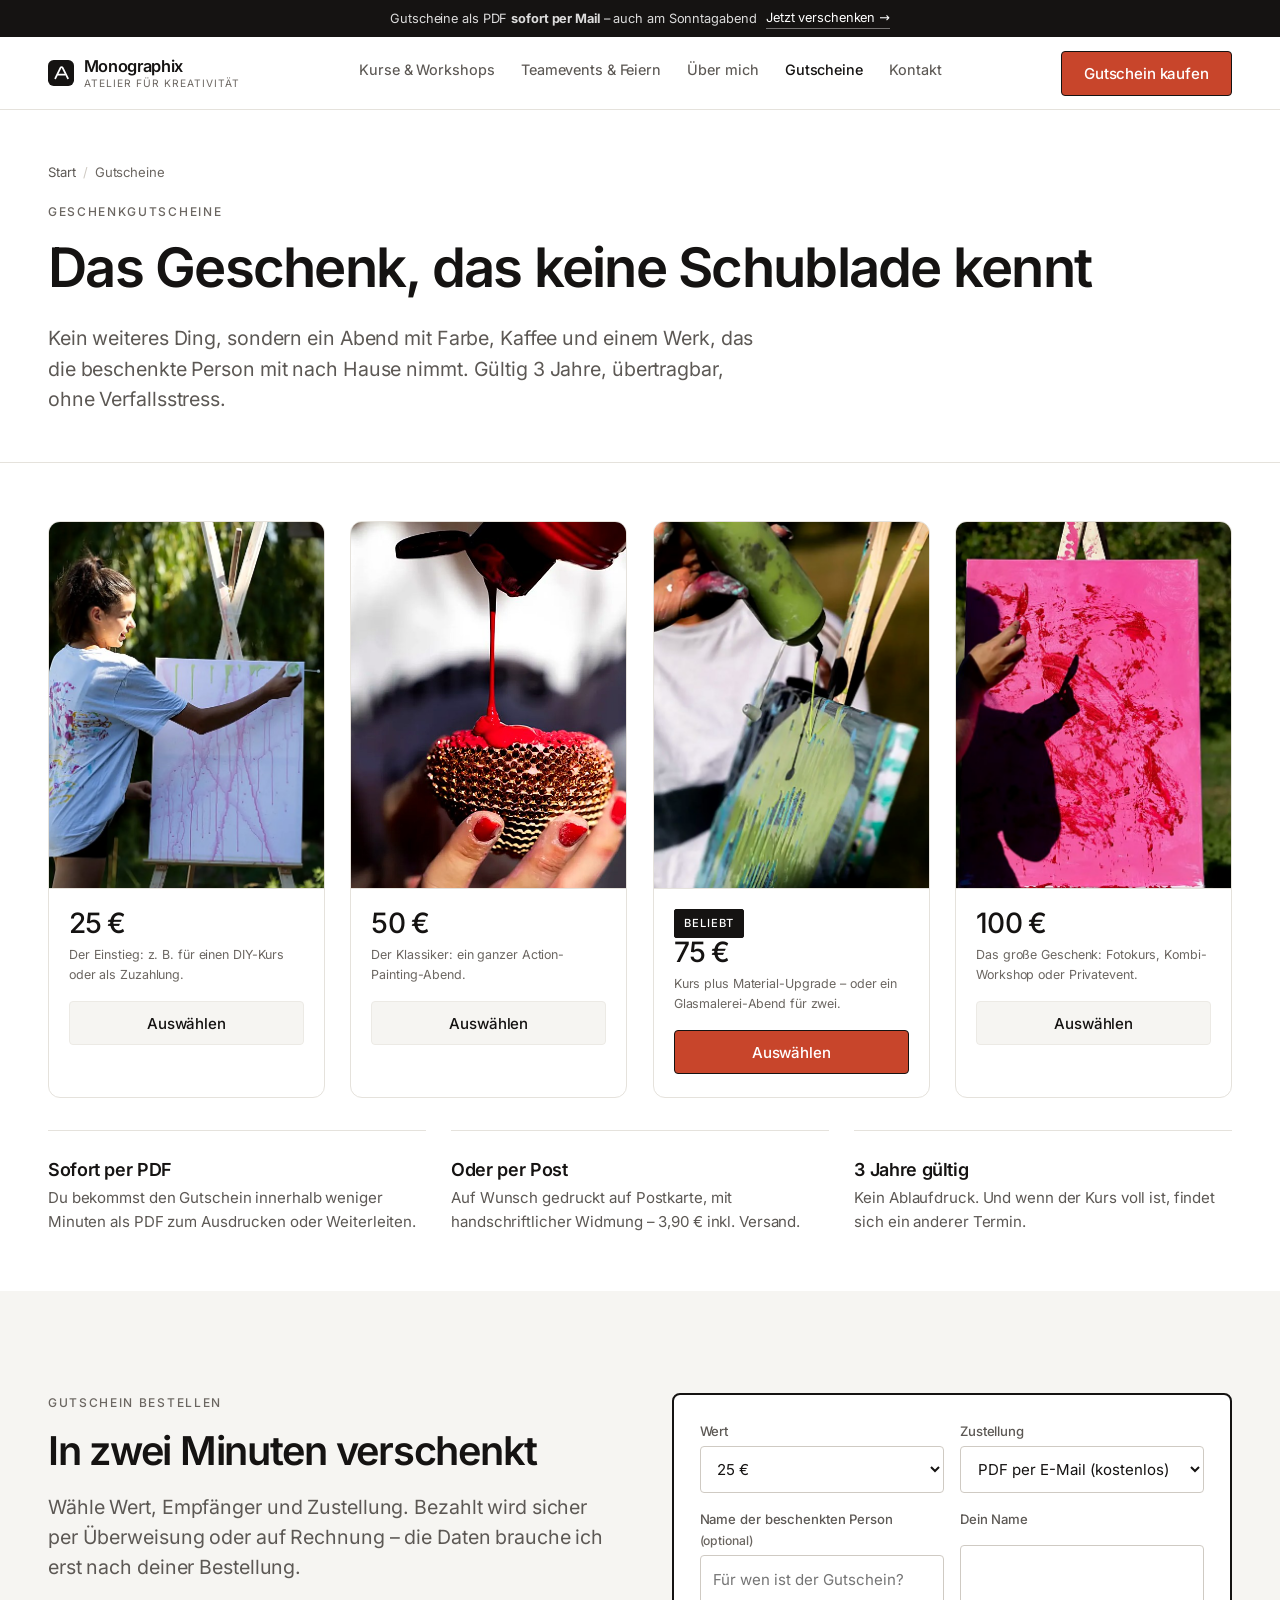
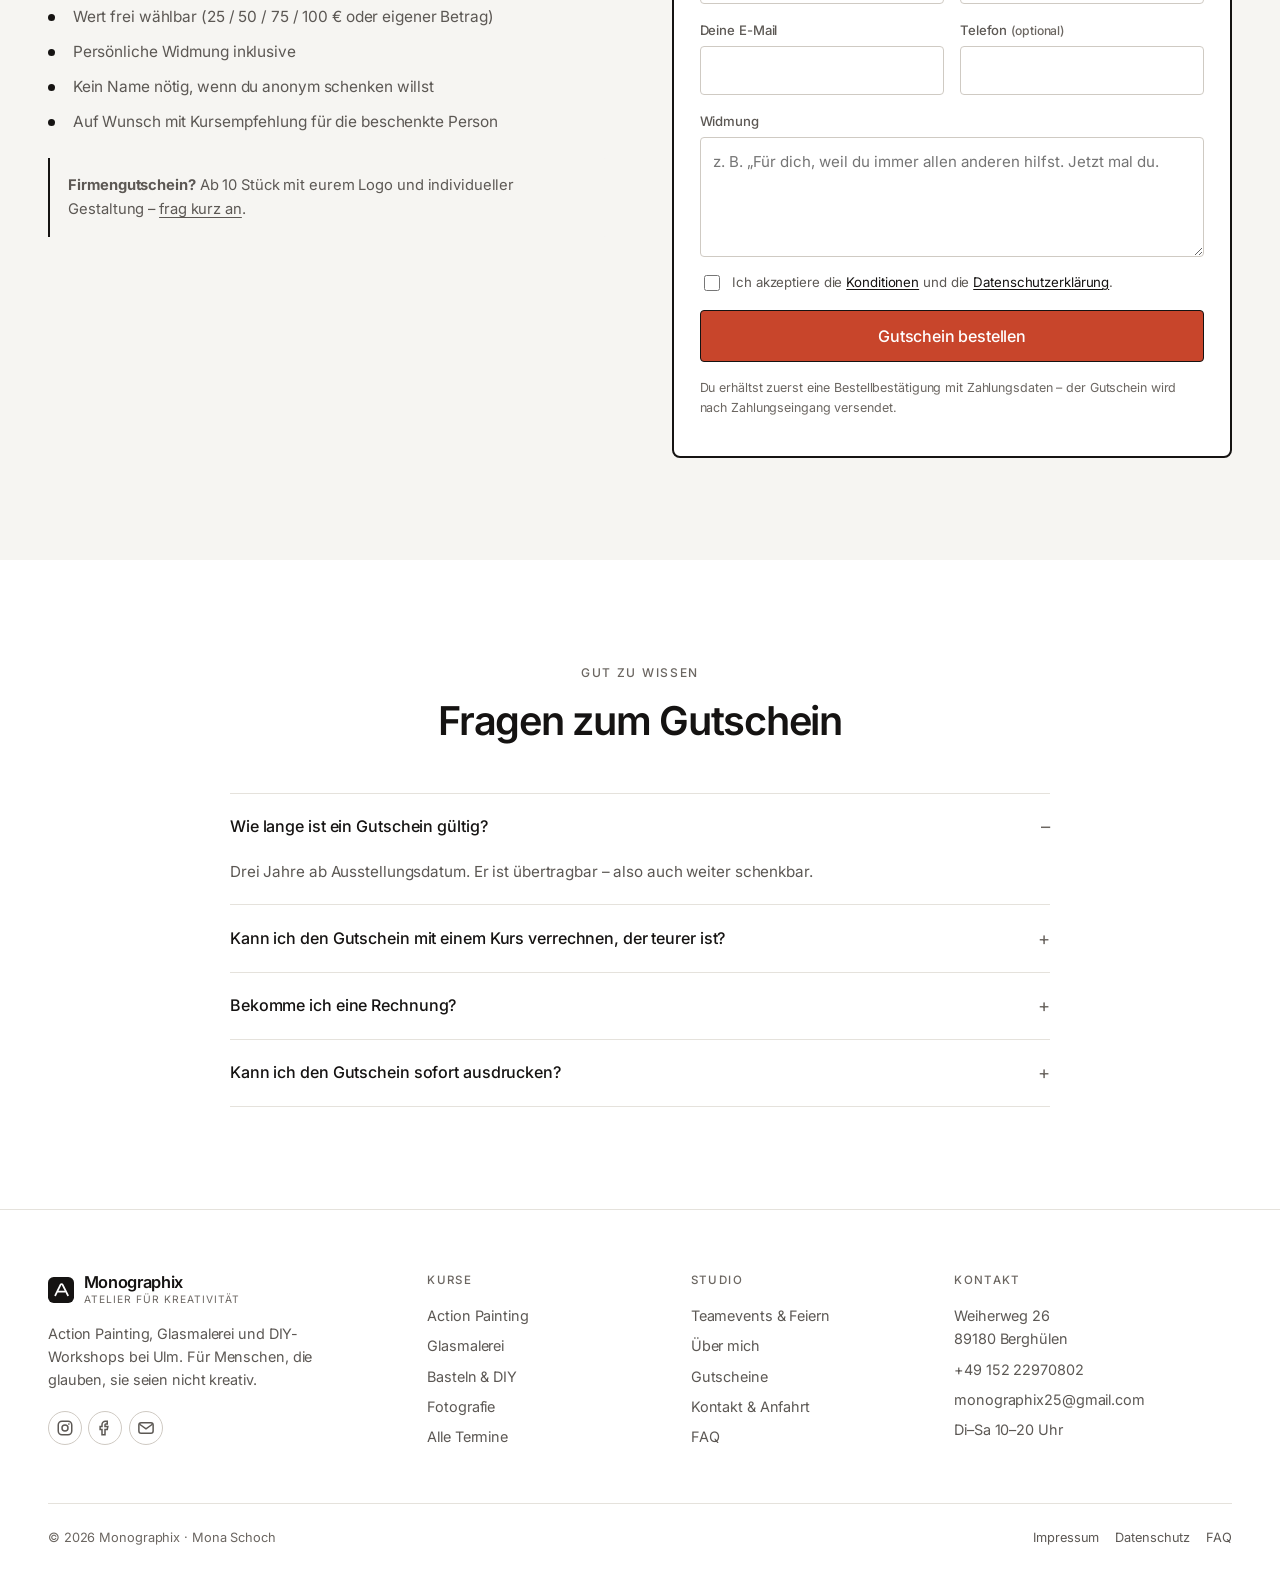
<file: gutscheine.html>
<!DOCTYPE html>
<html lang="de">
<head>
<meta charset="utf-8">
<meta name="viewport" content="width=device-width, initial-scale=1">
<title>Geschenkgutscheine – Kunst verschenken | Monographix</title>
<meta name="description" content="Geschenkgutscheine für Action Painting, Glasmalerei und DIY-Workshops. Ab 25 €, als PDF oder Postkarte, 3 Jahre gültig. Sofort per Mail.">
<link rel="canonical" href="https://monographix25.github.io/monographix-website/gutscheine.html">
<meta property="og:title" content="Gutscheine – das Geschenk, das Farbe macht">
<meta property="og:description" content="Gutscheine für Kurse und Teamevents: ab 25 €, als PDF sofort oder per Post.">
<meta property="og:image" content="assets/img/photos/action.jpg">
<meta name="theme-color" content="#14100F">
<link rel="icon" href="assets/img/favicon.svg" type="image/svg+xml">
<link rel="stylesheet" href="assets/css/style.css">
<script>document.documentElement.classList.add("js");</script>

</head>
<body>
<a class="skip-link" href="#main">Zum Inhalt springen</a>

<div class="topbar">
  <div class="topbar__inner">
    <span class="topbar__spark" aria-hidden="true"></span>
    <span>Gutscheine als PDF <strong>sofort per Mail</strong> – auch am Sonntagabend</span>
    <a href="#gutschein-form">Jetzt verschenken →</a>
  </div>
</div>

<header class="site-header">
  <div class="container">
    <nav class="nav" aria-label="Hauptnavigation">
      <a class="brand" href="index.html">
        <img class="brand__mark" src="assets/img/logo.svg" alt="" width="34" height="34">
        <span>Monographix<small>Atelier für Kreativität</small></span>
      </a>
      <ul class="nav__links" id="nav-links">
        <li><a href="kurse.html">Kurse &amp; Workshops</a></li>
        <li><a href="teamevents.html">Teamevents &amp; Feiern</a></li>
        <li><a href="ueber-mich.html">Über mich</a></li>
        <li><a href="gutscheine.html" aria-current="page">Gutscheine</a></li>
        <li><a href="kontakt.html">Kontakt</a></li>
      </ul>
      <div class="nav__cta">
        <a class="btn btn--accent" href="#gutschein-form">Gutschein kaufen</a>
        <button class="nav__toggle" type="button" aria-expanded="false" aria-controls="nav-links" aria-label="Menü öffnen"><span aria-hidden="true"></span></button>
      </div>
    </nav>
  </div>
</header>

<main id="main">

  <section class="page-head">
    <div class="container">
      <ol class="breadcrumb">
        <li><a href="index.html">Start</a></li>
        <li>Gutscheine</li>
      </ol>
      <p class="eyebrow">Geschenkgutscheine</p>
      <h1>Das Geschenk, das keine Schublade kennt</h1>
      <p class="lead">Kein weiteres Ding, sondern ein Abend mit Farbe, Kaffee und einem Werk, das die beschenkte Person mit nach Hause nimmt. Gültig 3 Jahre, übertragbar, ohne Verfallsstress.</p>
    </div>
  </section>

  <section class="section section--tight">
    <div class="container">
      <h2 class="sr-only">Gutscheinwerte</h2>
      <div class="grid grid-4">
        <article class="gutschein-card reveal">
          <img src="assets/img/photos/action.jpg" alt="Rosa Farbe tropft auf eine Leinwand – Gutscheinmotiv" width="1200" height="1600" loading="lazy">
          <div class="gutschein-card__body">
            <div class="gutschein-card__price">25 €</div>
            <p class="form-note" style="margin:.5rem 0 1rem">Der Einstieg: z. B. für einen DIY-Kurs oder als Zuzahlung.</p>
            <button class="btn btn--ghost btn--block" type="button" data-voucher="25">Auswählen</button>
          </div>
        </article>
        <article class="gutschein-card reveal">
          <img src="assets/img/photos/glas.jpg" alt="Rote Farbe auf einem vergoldeten Objekt" width="1200" height="1600" loading="lazy">
          <div class="gutschein-card__body">
            <div class="gutschein-card__price">50 €</div>
            <p class="form-note" style="margin:.5rem 0 1rem">Der Klassiker: ein ganzer Action-Painting-Abend.</p>
            <button class="btn btn--ghost btn--block" type="button" data-voucher="50">Auswählen</button>
          </div>
        </article>
        <article class="gutschein-card reveal">
          <img src="assets/img/photos/basteln.jpg" alt="Grüne Farbe wird auf eine Leinwand gegossen" width="1200" height="1600" loading="lazy">
          <div class="gutschein-card__body">
            <span class="badge badge--pink">Beliebt</span>
            <div class="gutschein-card__price">75 €</div>
            <p class="form-note" style="margin:.5rem 0 1rem">Kurs plus Material-Upgrade – oder ein Glasmalerei-Abend für zwei.</p>
            <button class="btn btn--accent btn--block" type="button" data-voucher="75">Auswählen</button>
          </div>
        </article>
        <article class="gutschein-card reveal">
          <img src="assets/img/photos/fotografie.jpg" alt="Pinke Leinwand mit roten Farbspritzern im Sonnenlicht" width="1200" height="1600" loading="lazy">
          <div class="gutschein-card__body">
            <div class="gutschein-card__price">100 €</div>
            <p class="form-note" style="margin:.5rem 0 1rem">Das große Geschenk: Fotokurs, Kombi-Workshop oder Privatevent.</p>
            <button class="btn btn--ghost btn--block" type="button" data-voucher="100">Auswählen</button>
          </div>
        </article>
      </div>

      <div class="grid grid-3" style="margin-top:2rem">
        <div class="feature reveal">
          <div class="feature__icon" aria-hidden="true">📩</div>
          <h3>Sofort per PDF</h3>
          <p>Du bekommst den Gutschein innerhalb weniger Minuten als PDF zum Ausdrucken oder Weiterleiten.</p>
        </div>
        <div class="feature reveal">
          <div class="feature__icon" aria-hidden="true">💌</div>
          <h3>Oder per Post</h3>
          <p>Auf Wunsch gedruckt auf Postkarte, mit handschriftlicher Widmung – 3,90 € inkl. Versand.</p>
        </div>
        <div class="feature reveal">
          <div class="feature__icon" aria-hidden="true">⏳</div>
          <h3>3 Jahre gültig</h3>
          <p>Kein Ablaufdruck. Und wenn der Kurs voll ist, findet sich ein anderer Termin.</p>
        </div>
      </div>
    </div>
  </section>

  <section class="section section--cream" id="gutschein-form">
    <div class="container">
      <div class="split" style="align-items:start">
        <div class="reveal">
          <p class="eyebrow">Gutschein bestellen</p>
          <h2>In zwei Minuten verschenkt</h2>
          <p class="lead">Wähle Wert, Empfänger und Zustellung. Bezahlt wird sicher per Überweisung oder auf Rechnung – die Daten brauche ich erst nach deiner Bestellung.</p>
          <ul class="checklist" style="margin-top:1.4rem">
            <li>Wert frei wählbar (25 / 50 / 75 / 100 € oder eigener Betrag)</li>
            <li>Persönliche Widmung inklusive</li>
            <li>Kein Name nötig, wenn du anonym schenken willst</li>
            <li>Auf Wunsch mit Kursempfehlung für die beschenkte Person</li>
          </ul>
          <div class="note" style="margin-top:1.5rem">
            <strong>Firmengutschein?</strong> Ab 10 Stück mit eurem Logo und individueller Gestaltung – <a href="teamevents.html#anfrage">frag kurz an</a>.
          </div>
        </div>

        <form data-confirm="order" data-mailto="monographix25@gmail.com" class="form reveal" data-form data-subject="Gutscheinbestellung" data-endpoint="https://formsubmit.co/ajax/monographix25@gmail.com" style="background:#fff;border:2px solid var(--ink);border-radius:var(--radius);padding:1.6rem">
          <div class="form-grid">
            <div class="field">
              <label for="gutschein-wert">Wert</label>
              <select id="gutschein-wert" name="wert" required>
                <option value="25">25 €</option>
                <option value="50">50 €</option>
                <option value="75">75 €</option>
                <option value="100">100 €</option>
                <option value="individuell">Individueller Betrag</option>
              </select>
            </div>
            <div class="field">
              <label for="zustellung">Zustellung</label>
              <select id="zustellung" name="zustellung" required>
                <option value="pdf">PDF per E-Mail (kostenlos)</option>
                <option value="post">Postkarte per Post (+3,90 €)</option>
              </select>
            </div>
            <div class="field">
              <label for="empfaenger">Name der beschenkten Person <span class="hint">(optional)</span></label>
              <input id="empfaenger" name="empfaenger" type="text" placeholder="Für wen ist der Gutschein?">
            </div>
            <div class="field">
              <label for="absender">Dein Name</label>
              <input id="absender" name="absender" type="text" autocomplete="name" required>
            </div>
            <div class="field">
              <label for="gmail">Deine E-Mail</label>
              <input id="gmail" name="email" type="email" autocomplete="email" required>
            </div>
            <div class="field">
              <label for="gtel">Telefon <span class="hint">(optional)</span></label>
              <input id="gtel" name="telefon" type="tel" autocomplete="tel">
            </div>
            <div class="field field--full">
              <label for="widmung">Widmung</label>
              <textarea id="widmung" name="widmung" placeholder="z. B. „Für dich, weil du immer allen anderen hilfst. Jetzt mal du."></textarea>
            </div>
          </div>
          <label class="check">
            <input type="checkbox" name="agb" required>
            <span>Ich akzeptiere die <a href="impressum.html">Konditionen</a> und die <a href="datenschutz.html">Datenschutzerklärung</a>.</span>
          </label>
          <button class="btn btn--accent btn--block btn--lg" type="submit">Gutschein bestellen</button>
          <p class="form-status" role="status"></p>
          <p class="form-note">Du erhältst zuerst eine Bestellbestätigung mit Zahlungsdaten – der Gutschein wird nach Zahlungseingang versendet.</p>
        </form>
      </div>
    </div>
  </section>

  <section class="section">
    <div class="container">
      <div class="section-head section-head--center reveal">
        <p class="eyebrow">Gut zu wissen</p>
        <h2>Fragen zum Gutschein</h2>
      </div>
      <div class="faq reveal" style="max-width:820px;margin-inline:auto">
        <details open>
          <summary>Wie lange ist ein Gutschein gültig?</summary>
          <p>Drei Jahre ab Ausstellungsdatum. Er ist übertragbar – also auch weiter schenkbar.</p>
        </details>
        <details>
          <summary>Kann ich den Gutschein mit einem Kurs verrechnen, der teurer ist?</summary>
          <p>Ja. Du zahlst einfach die Differenz. Ist der Kurs günstiger, bleibt der Rest als Guthaben bestehen.</p>
        </details>
        <details>
          <summary>Bekomme ich eine Rechnung?</summary>
          <p>Ja, automatisch per Mail – mit ausgewiesener MwSt. Für Firmen auch mit Bestellnummer.</p>
        </details>
        <details>
          <summary>Kann ich den Gutschein sofort ausdrucken?</summary>
          <p>Das PDF kommt nach Zahlungseingang (meist am selben Werktag). Wenn es eilig ist, schreib mir – dann geht es schneller.</p>
        </details>
      </div>
    </div>
  </section>

</main>

<footer class="site-footer">
  <div class="container">
    <div class="footer-grid">
      <div>
        <a class="brand" href="index.html">
          <img class="brand__mark" src="assets/img/logo.svg" alt="" width="34" height="34">
          <span>Monographix<small>Atelier für Kreativität</small></span>
        </a>
        <p style="max-width:34ch">Action Painting, Glasmalerei und DIY-Workshops bei Ulm. Für Menschen, die glauben, sie seien nicht kreativ.</p>
        <div class="social-row">
          <a href="https://www.instagram.com/monographix_fotografie/" target="_blank" rel="noopener noreferrer" aria-label="Instagram"><svg viewBox="0 0 24 24" width="18" height="18" fill="none" stroke="currentColor" stroke-width="2" aria-hidden="true"><rect x="3" y="3" width="18" height="18" rx="5"/><circle cx="12" cy="12" r="4"/><circle cx="17.2" cy="6.8" r="1.1" fill="currentColor" stroke="none"/></svg></a>
          <a href="https://www.facebook.com/mona.schoch/" target="_blank" rel="noopener noreferrer" aria-label="Facebook"><svg viewBox="0 0 24 24" width="18" height="18" fill="none" stroke="currentColor" stroke-width="2" aria-hidden="true"><path d="M15 3h-2.5A4.5 4.5 0 0 0 8 7.5V10H5.5v4H8v7h4v-7h3l.8-4H12V7.5c0-.6.4-1 1-1h2Z"/></svg></a>
          <a href="mailto:monographix25@gmail.com" aria-label="E-Mail schreiben"><svg viewBox="0 0 24 24" width="18" height="18" fill="none" stroke="currentColor" stroke-width="2" aria-hidden="true"><rect x="2.5" y="5" width="19" height="14" rx="3"/><path d="m3.5 7 8.5 6 8.5-6"/></svg></a>
        </div>
      </div>
      <div>
        <h3>Kurse</h3>
        <ul>
          <li><a href="action-painting.html">Action Painting</a></li>
          <li><a href="glasmalerei.html">Glasmalerei</a></li>
          <li><a href="basteln-diy.html">Basteln &amp; DIY</a></li>
          <li><a href="fotografie.html">Fotografie</a></li>
          <li><a href="kurse.html">Alle Termine</a></li>
        </ul>
      </div>
      <div>
        <h3>Studio</h3>
        <ul>
          <li><a href="teamevents.html">Teamevents &amp; Feiern</a></li>
          <li><a href="ueber-mich.html">Über mich</a></li>
          <li><a href="gutscheine.html">Gutscheine</a></li>
          <li><a href="kontakt.html">Kontakt &amp; Anfahrt</a></li>
          <li><a href="kontakt.html#faq">FAQ</a></li>
        </ul>
      </div>
      <div>
        <h3>Kontakt</h3>
        <ul>
          <li>Weiherweg 26<br>89180 Berghülen</li>
          <li><a href="tel:+4915222970802">+49 152 22970802</a></li>
          <li><a href="mailto:monographix25@gmail.com">monographix25@gmail.com</a></li>
          <li>Di–Sa 10–20 Uhr</li>
        </ul>
      </div>
    </div>
    <div class="footer-bottom">
      <span>© <span data-year>2026</span> Monographix · Mona Schoch</span>
      <div class="btn-row" style="gap:1rem">
        <a href="impressum.html">Impressum</a>
        <a href="datenschutz.html">Datenschutz</a>
        <a href="kontakt.html#faq">FAQ</a>
      </div>
    </div>
  </div>
</footer>

<div class="mobile-cta">
  <a class="btn btn--ghost" href="#gutschein-form">Gutschein</a>
  <a class="btn btn--accent" href="kurse.html#buchen">Kurs buchen</a>
</div>

<script src="assets/js/main.js" defer></script>
</body>
</html>
</file>
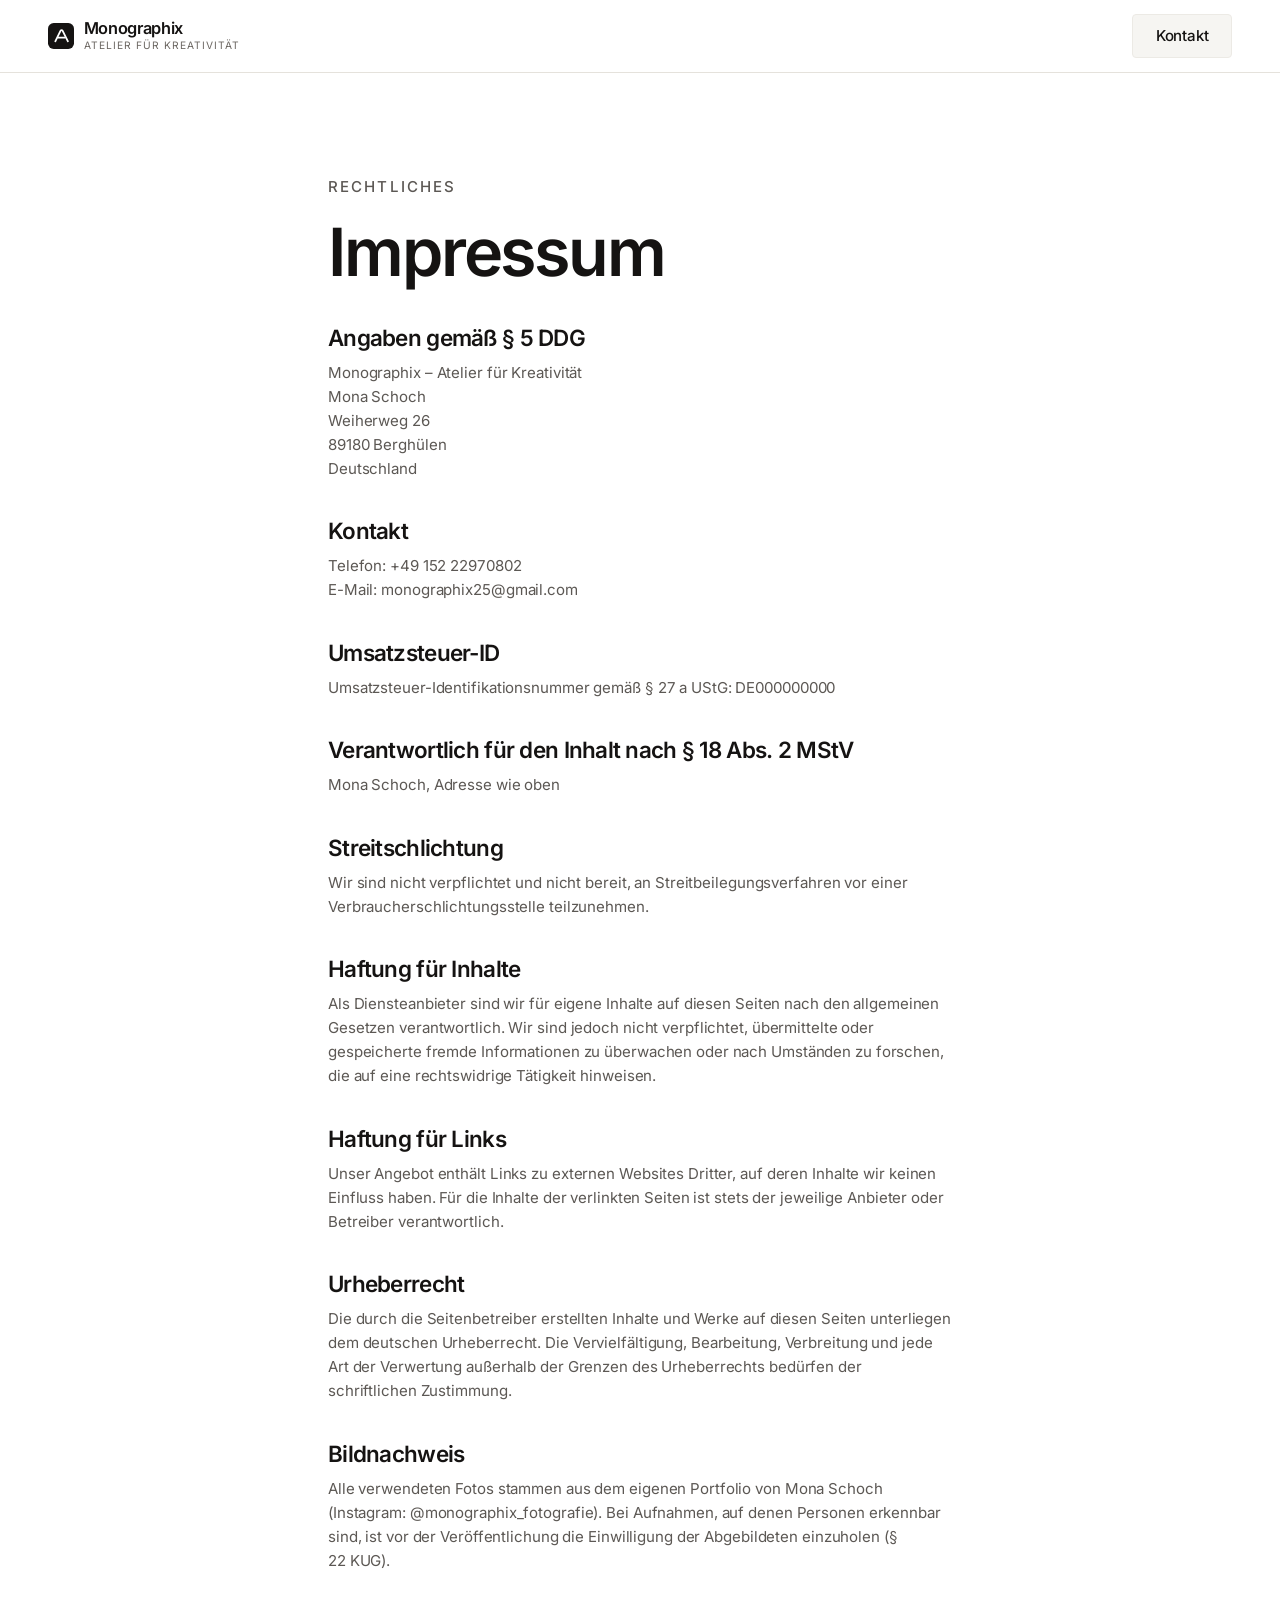
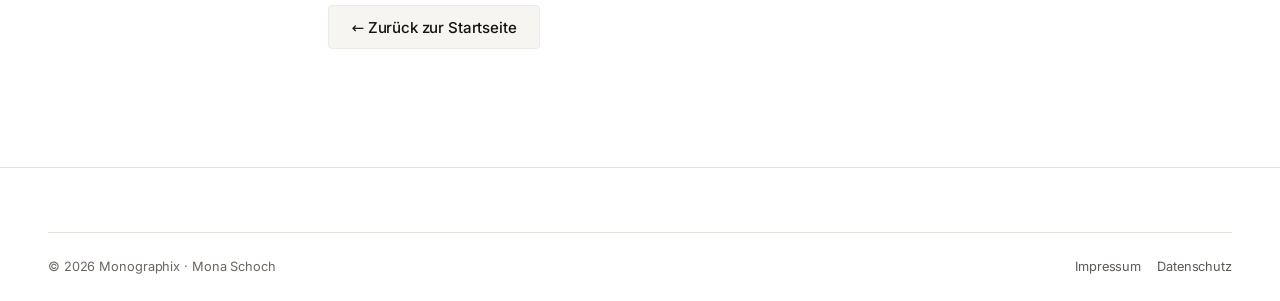
<file: impressum.html>
<!DOCTYPE html>
<html lang="de">
<head>
<meta charset="utf-8">
<meta name="viewport" content="width=device-width, initial-scale=1">
<title>Impressum – Monographix</title>
<meta name="description" content="Impressum und Anbieterkennzeichnung des Ateliers Monographix.">
<meta name="robots" content="noindex, follow">
<meta name="theme-color" content="#14100F">
<link rel="icon" href="assets/img/favicon.svg" type="image/svg+xml">
<link rel="stylesheet" href="assets/css/style.css">
<script>document.documentElement.classList.add("js");</script>

</head>
<body>
<header class="site-header">
  <div class="container">
    <nav class="nav" aria-label="Hauptnavigation">
      <a class="brand" href="index.html">
        <img class="brand__mark" src="assets/img/logo.svg" alt="" width="34" height="34">
        <span>Monographix<small>Atelier für Kreativität</small></span>
      </a>
      <div class="nav__cta">
        <a class="btn btn--ghost" href="kontakt.html">Kontakt</a>
      </div>
    </nav>
  </div>
</header>

<main id="main" class="section">
  <div class="container legal">
    <p class="eyebrow">Rechtliches</p>
    <h1>Impressum</h1>

    <h2>Angaben gemäß § 5 DDG</h2>
    <p>
      Monographix – Atelier für Kreativität<br>
      Mona Schoch<br>
      Weiherweg 26<br>
      89180 Berghülen<br>
      Deutschland
    </p>

    <h2>Kontakt</h2>
    <p>
      Telefon: +49 152 22970802<br>
      E-Mail: monographix25@gmail.com
    </p>

    <h2>Umsatzsteuer-ID</h2>
    <p>Umsatzsteuer-Identifikationsnummer gemäß § 27 a UStG: DE000000000</p>

    <h2>Verantwortlich für den Inhalt nach § 18 Abs. 2 MStV</h2>
    <p>Mona Schoch, Adresse wie oben</p>

    <h2>Streitschlichtung</h2>
    <p>Wir sind nicht verpflichtet und nicht bereit, an Streitbeilegungsverfahren vor einer Verbraucherschlichtungsstelle teilzunehmen.</p>

    <h2>Haftung für Inhalte</h2>
    <p>Als Diensteanbieter sind wir für eigene Inhalte auf diesen Seiten nach den allgemeinen Gesetzen verantwortlich. Wir sind jedoch nicht verpflichtet, übermittelte oder gespeicherte fremde Informationen zu überwachen oder nach Umständen zu forschen, die auf eine rechtswidrige Tätigkeit hinweisen.</p>

    <h2>Haftung für Links</h2>
    <p>Unser Angebot enthält Links zu externen Websites Dritter, auf deren Inhalte wir keinen Einfluss haben. Für die Inhalte der verlinkten Seiten ist stets der jeweilige Anbieter oder Betreiber verantwortlich.</p>

    <h2>Urheberrecht</h2>
    <p>Die durch die Seitenbetreiber erstellten Inhalte und Werke auf diesen Seiten unterliegen dem deutschen Urheberrecht. Die Vervielfältigung, Bearbeitung, Verbreitung und jede Art der Verwertung außerhalb der Grenzen des Urheberrechts bedürfen der schriftlichen Zustimmung.</p>

    <h2>Bildnachweis</h2>
    <p>Alle verwendeten Fotos stammen aus dem eigenen Portfolio von Mona Schoch (Instagram: @monographix_fotografie). Bei Aufnahmen, auf denen Personen erkennbar sind, ist vor der Veröffentlichung die Einwilligung der Abgebildeten einzuholen (§ 22 KUG).</p>

    <p style="margin-top:2rem"><a class="btn btn--ghost" href="index.html">← Zurück zur Startseite</a></p>
  </div>
</main>

<footer class="site-footer">
  <div class="container">
    <div class="footer-bottom" style="margin-top:0">
      <span>© <span data-year>2026</span> Monographix · Mona Schoch</span>
      <div class="btn-row" style="gap:1rem">
        <a href="impressum.html">Impressum</a>
        <a href="datenschutz.html">Datenschutz</a>
      </div>
    </div>
  </div>
</footer>

<script src="assets/js/main.js" defer></script>
</body>
</html>
</file>
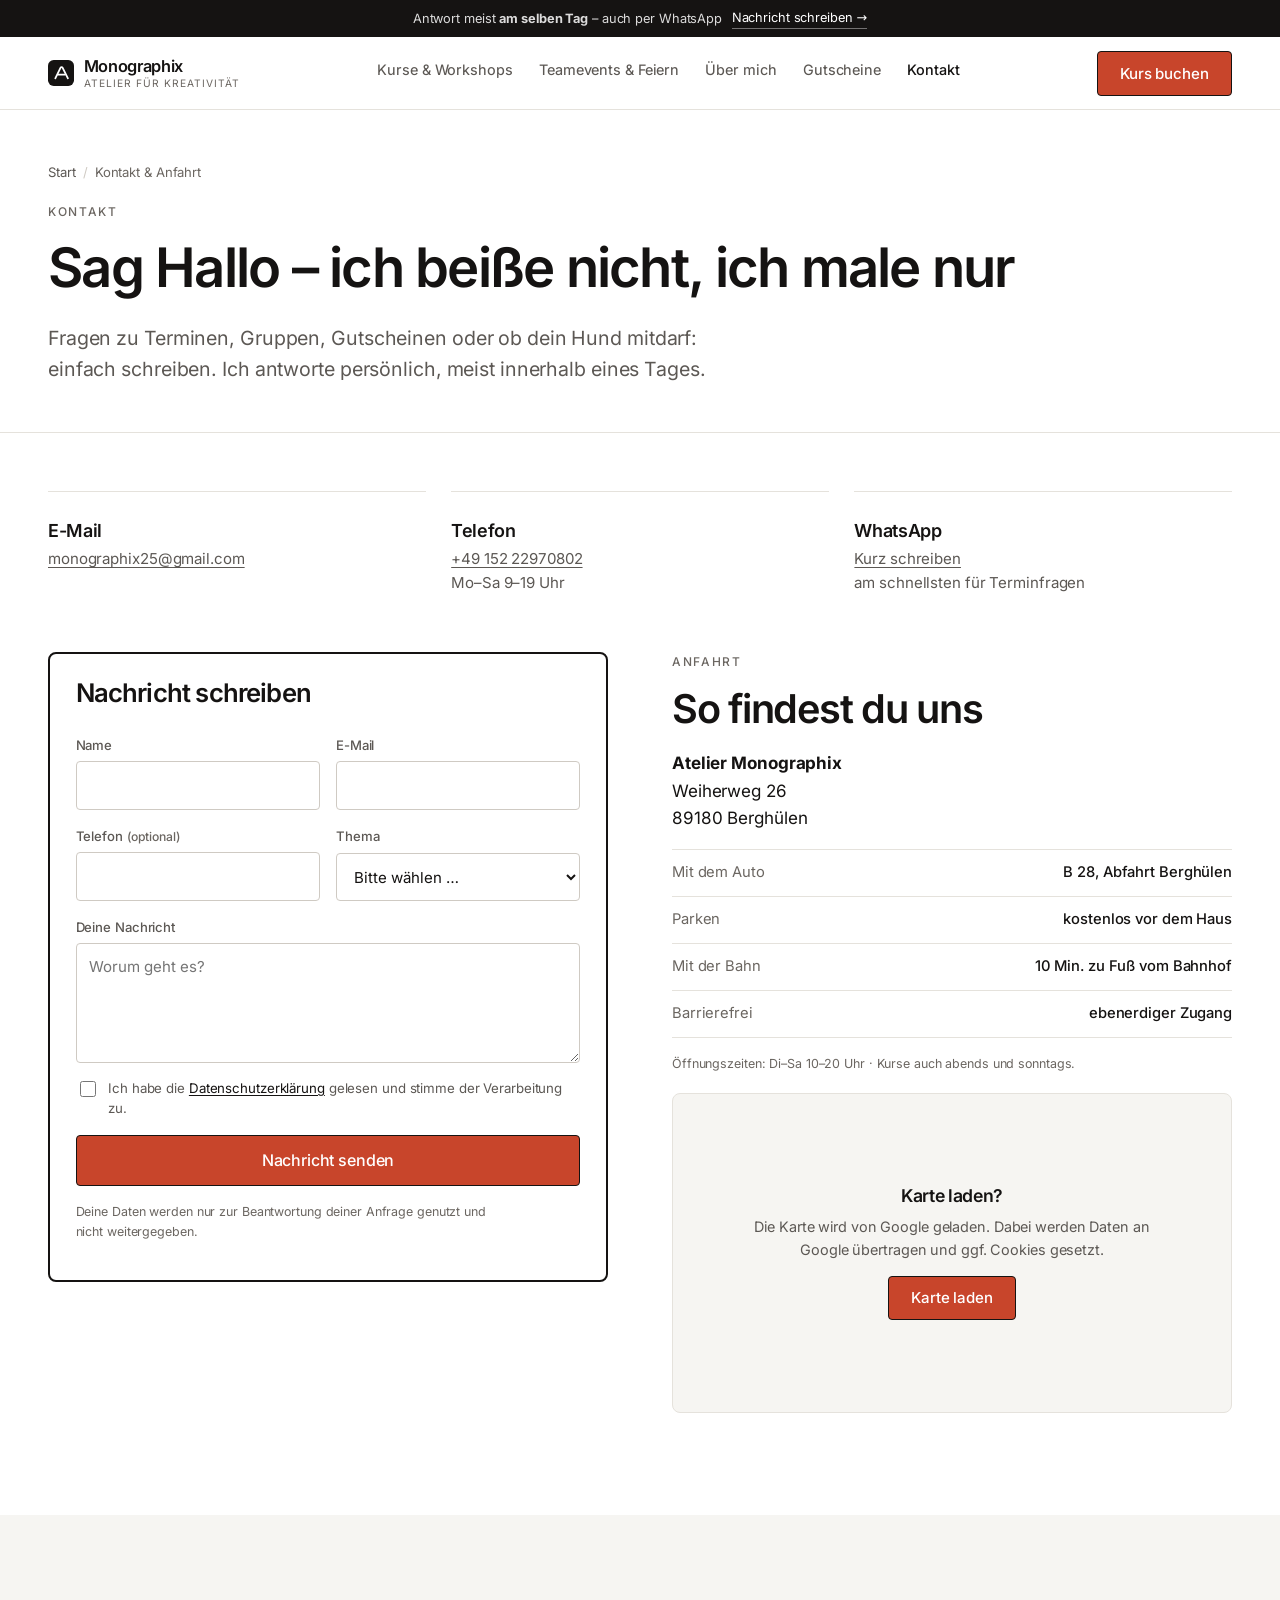
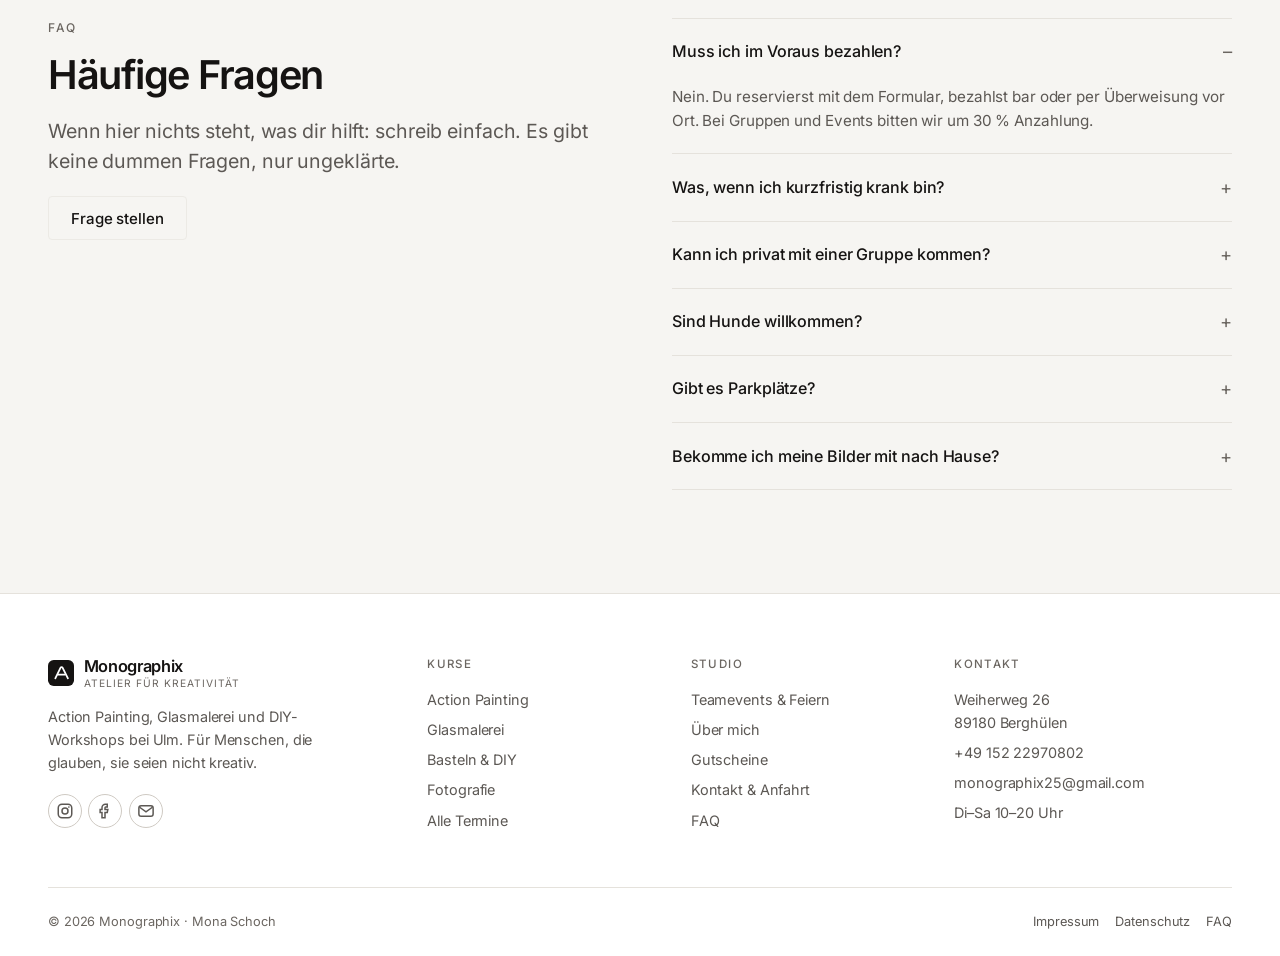
<file: kontakt.html>
<!DOCTYPE html>
<html lang="de">
<head>
<meta charset="utf-8">
<meta name="viewport" content="width=device-width, initial-scale=1">
<title>Kontakt &amp; Anfahrt – Atelier Monographix bei Ulm</title>
<meta name="description" content="Kontakt zum Atelier Monographix in Berghülen bei Ulm: Anfahrt, Öffnungszeiten, Kontaktformular und Antworten auf häufige Fragen zu Kursen und Buchung.">
<link rel="canonical" href="https://monographix25.github.io/monographix-website/kontakt.html">
<meta property="og:title" content="Kontakt & Anfahrt – Monographix">
<meta property="og:description" content="Fragen zu Kursen, Terminen oder Teamevents? Schreib mir – Antwort meist am selben Tag.">
<meta property="og:image" content="assets/img/photos/studio.jpg">
<meta name="theme-color" content="#14100F">
<link rel="icon" href="assets/img/favicon.svg" type="image/svg+xml">
<link rel="stylesheet" href="assets/css/style.css">
<script>document.documentElement.classList.add("js");</script>

</head>
<body>
<a class="skip-link" href="#main">Zum Inhalt springen</a>

<div class="topbar">
  <div class="topbar__inner">
    <span class="topbar__spark" aria-hidden="true"></span>
    <span>Antwort meist <strong>am selben Tag</strong> – auch per WhatsApp</span>
    <a href="#formular">Nachricht schreiben →</a>
  </div>
</div>

<header class="site-header">
  <div class="container">
    <nav class="nav" aria-label="Hauptnavigation">
      <a class="brand" href="index.html">
        <img class="brand__mark" src="assets/img/logo.svg" alt="" width="34" height="34">
        <span>Monographix<small>Atelier für Kreativität</small></span>
      </a>
      <ul class="nav__links" id="nav-links">
        <li><a href="kurse.html">Kurse &amp; Workshops</a></li>
        <li><a href="teamevents.html">Teamevents &amp; Feiern</a></li>
        <li><a href="ueber-mich.html">Über mich</a></li>
        <li><a href="gutscheine.html">Gutscheine</a></li>
        <li><a href="kontakt.html" aria-current="page">Kontakt</a></li>
      </ul>
      <div class="nav__cta">
        <a class="btn btn--accent" href="kurse.html#buchen">Kurs buchen</a>
        <button class="nav__toggle" type="button" aria-expanded="false" aria-controls="nav-links" aria-label="Menü öffnen"><span aria-hidden="true"></span></button>
      </div>
    </nav>
  </div>
</header>

<main id="main">

  <section class="page-head">
    <div class="container">
      <ol class="breadcrumb">
        <li><a href="index.html">Start</a></li>
        <li>Kontakt &amp; Anfahrt</li>
      </ol>
      <p class="eyebrow">Kontakt</p>
      <h1>Sag Hallo – ich beiße nicht, ich male nur</h1>
      <p class="lead">Fragen zu Terminen, Gruppen, Gutscheinen oder ob dein Hund mitdarf: einfach schreiben. Ich antworte persönlich, meist innerhalb eines Tages.</p>
    </div>
  </section>

  <section class="section section--tight">
    <div class="container">
      <h2 class="sr-only">Kontaktwege</h2>
      <div class="grid grid-3">
        <div class="feature reveal">
          <div class="feature__icon" aria-hidden="true">✉️</div>
          <h3>E-Mail</h3>
          <p><a href="mailto:monographix25@gmail.com">monographix25@gmail.com</a></p>
        </div>
        <div class="feature reveal">
          <div class="feature__icon" aria-hidden="true">📞</div>
          <h3>Telefon</h3>
          <p><a href="tel:+4915222970802">+49 152 22970802</a><br>Mo–Sa 9–19 Uhr</p>
        </div>
        <div class="feature reveal">
          <div class="feature__icon" aria-hidden="true">💬</div>
          <h3>WhatsApp</h3>
          <p><a href="https://wa.me/4915222970802" target="_blank" rel="noopener noreferrer">Kurz schreiben</a><br>am schnellsten für Terminfragen</p>
        </div>
      </div>
    </div>
  </section>

  <section class="section" id="formular" style="padding-top:0">
    <div class="container">
      <div class="split" style="align-items:start">
        <form data-mailto="monographix25@gmail.com" class="form reveal" data-form data-subject="Kontaktanfrage" data-endpoint="https://formsubmit.co/ajax/monographix25@gmail.com" style="background:#fff;border:2px solid var(--ink);border-radius:var(--radius);padding:1.6rem">
          <h2 style="font-size:1.6rem">Nachricht schreiben</h2>
          <div class="form-grid">
            <div class="field">
              <label for="name">Name</label>
              <input id="name" name="name" type="text" autocomplete="name" required>
            </div>
            <div class="field">
              <label for="mail">E-Mail</label>
              <input id="mail" name="email" type="email" autocomplete="email" required>
            </div>
            <div class="field">
              <label for="tel">Telefon <span class="hint">(optional)</span></label>
              <input id="tel" name="telefon" type="tel" autocomplete="tel">
            </div>
            <div class="field">
              <label for="thema">Thema</label>
              <select id="thema" name="thema" required>
                <option value="">Bitte wählen …</option>
                <option>Kursbuchung / Termin</option>
                <option>Teamevent / Gruppe</option>
                <option>Gutschein</option>
                <option>Presse / Kooperation</option>
                <option>Sonstiges</option>
              </select>
            </div>
            <div class="field field--full">
              <label for="nachricht">Deine Nachricht</label>
              <textarea id="nachricht" name="nachricht" required placeholder="Worum geht es?"></textarea>
            </div>
          </div>
          <label class="check">
            <input type="checkbox" name="datenschutz" required>
            <span>Ich habe die <a href="datenschutz.html">Datenschutzerklärung</a> gelesen und stimme der Verarbeitung zu.</span>
          </label>
          <button class="btn btn--accent btn--block btn--lg" type="submit">Nachricht senden</button>
          <p class="form-status" role="status"></p>
          <p class="form-note">Deine Daten werden nur zur Beantwortung deiner Anfrage genutzt und nicht weitergegeben.</p>
        </form>

        <div class="reveal" id="anfahrt">
          <p class="eyebrow">Anfahrt</p>
          <h2>So findest du uns</h2>
          <p><strong>Atelier Monographix</strong><br>Weiherweg 26<br>89180 Berghülen</p>
          <ul class="facts" style="margin-top:1rem">
            <li><span class="facts__k">Mit dem Auto</span><span class="facts__v">B 28, Abfahrt Berghülen</span></li>
            <li><span class="facts__k">Parken</span><span class="facts__v">kostenlos vor dem Haus</span></li>
            <li><span class="facts__k">Mit der Bahn</span><span class="facts__v">10 Min. zu Fuß vom Bahnhof</span></li>
            <li><span class="facts__k">Barrierefrei</span><span class="facts__v">ebenerdiger Zugang</span></li>
          </ul>
          <p class="form-note" style="margin-top:1rem">Öffnungszeiten: Di–Sa 10–20 Uhr · Kurse auch abends und sonntags.</p>

          <div class="consent-box" data-consent-embed="maps" data-title="Google-Maps-Karte" data-height="360" style="margin-top:1.2rem">
            <div class="consent-box__bg" aria-hidden="true"></div>
            <div class="consent-box__inner">
              <h3 style="font-size:1.1rem">Karte laden?</h3>
              <p style="font-size:.9rem;color:var(--ink-soft)">Die Karte wird von Google geladen. Dabei werden Daten an Google übertragen und ggf. Cookies gesetzt.</p>
              <button class="btn" type="button" data-consent-accept data-src="https://maps.google.com/maps?q=Weiherweg%2026,%2089180%20Berghülen&output=embed">
                Karte laden
              </button>
            </div>
          </div>
        </div>
      </div>
    </div>
  </section>

  <!-- FAQ -->
  <section class="section section--cream" id="faq">
    <div class="container">
      <div class="split" style="align-items:start">
        <div class="reveal">
          <p class="eyebrow">FAQ</p>
          <h2>Häufige Fragen</h2>
          <p class="lead">Wenn hier nichts steht, was dir hilft: schreib einfach. Es gibt keine dummen Fragen, nur ungeklärte.</p>
          <div class="btn-row" style="margin-top:1.2rem">
            <a class="btn btn--ghost" href="#formular">Frage stellen</a>
          </div>
        </div>

        <div class="faq reveal">
          <details open>
            <summary>Muss ich im Voraus bezahlen?</summary>
            <p>Nein. Du reservierst mit dem Formular, bezahlst bar oder per Überweisung vor Ort. Bei Gruppen und Events bitten wir um 30 % Anzahlung.</p>
          </details>
          <details>
            <summary>Was, wenn ich kurzfristig krank bin?</summary>
            <p>Bis 72 Stunden vorher kostenlos umbuchen. Danach finden wir meist eine Lösung – zum Beispiel ein Gutschein oder ein Platz in der nächsten Runde.</p>
          </details>
          <details>
            <summary>Kann ich privat mit einer Gruppe kommen?</summary>
            <p>Ja, ab 4 Personen. Für 6+ Personen stellen wir ein eigenes Programm zusammen – am besten über <a href="teamevents.html">Teamevents</a> anfragen.</p>
          </details>
          <details>
            <summary>Sind Hunde willkommen?</summary>
            <p>Im Studio leider nicht (Farbe + Schwanz = Kunst). Im Außenhof bei Veranstaltungen nach Absprache schon.</p>
          </details>
          <details>
            <summary>Gibt es Parkplätze?</summary>
            <p>Ja, kostenlos direkt vor dem Haus – auch für Fahrräder und Lastenräder.</p>
          </details>
          <details>
            <summary>Bekomme ich meine Bilder mit nach Hause?</summary>
            <p>Immer. Frisch bemalte Werke brauchen je nach Technik 24 Stunden – du kannst sie abholen, oder wir verpacken transportsicher.</p>
          </details>
        </div>
      </div>
    </div>
  </section>

</main>

<footer class="site-footer">
  <div class="container">
    <div class="footer-grid">
      <div>
        <a class="brand" href="index.html">
          <img class="brand__mark" src="assets/img/logo.svg" alt="" width="34" height="34">
          <span>Monographix<small>Atelier für Kreativität</small></span>
        </a>
        <p style="max-width:34ch">Action Painting, Glasmalerei und DIY-Workshops bei Ulm. Für Menschen, die glauben, sie seien nicht kreativ.</p>
        <div class="social-row">
          <a href="https://www.instagram.com/monographix_fotografie/" target="_blank" rel="noopener noreferrer" aria-label="Instagram"><svg viewBox="0 0 24 24" width="18" height="18" fill="none" stroke="currentColor" stroke-width="2" aria-hidden="true"><rect x="3" y="3" width="18" height="18" rx="5"/><circle cx="12" cy="12" r="4"/><circle cx="17.2" cy="6.8" r="1.1" fill="currentColor" stroke="none"/></svg></a>
          <a href="https://www.facebook.com/mona.schoch/" target="_blank" rel="noopener noreferrer" aria-label="Facebook"><svg viewBox="0 0 24 24" width="18" height="18" fill="none" stroke="currentColor" stroke-width="2" aria-hidden="true"><path d="M15 3h-2.5A4.5 4.5 0 0 0 8 7.5V10H5.5v4H8v7h4v-7h3l.8-4H12V7.5c0-.6.4-1 1-1h2Z"/></svg></a>
          <a href="mailto:monographix25@gmail.com" aria-label="E-Mail schreiben"><svg viewBox="0 0 24 24" width="18" height="18" fill="none" stroke="currentColor" stroke-width="2" aria-hidden="true"><rect x="2.5" y="5" width="19" height="14" rx="3"/><path d="m3.5 7 8.5 6 8.5-6"/></svg></a>
        </div>
      </div>
      <div>
        <h3>Kurse</h3>
        <ul>
          <li><a href="action-painting.html">Action Painting</a></li>
          <li><a href="glasmalerei.html">Glasmalerei</a></li>
          <li><a href="basteln-diy.html">Basteln &amp; DIY</a></li>
          <li><a href="fotografie.html">Fotografie</a></li>
          <li><a href="kurse.html">Alle Termine</a></li>
        </ul>
      </div>
      <div>
        <h3>Studio</h3>
        <ul>
          <li><a href="teamevents.html">Teamevents &amp; Feiern</a></li>
          <li><a href="ueber-mich.html">Über mich</a></li>
          <li><a href="gutscheine.html">Gutscheine</a></li>
          <li><a href="kontakt.html">Kontakt &amp; Anfahrt</a></li>
          <li><a href="kontakt.html#faq">FAQ</a></li>
        </ul>
      </div>
      <div>
        <h3>Kontakt</h3>
        <ul>
          <li>Weiherweg 26<br>89180 Berghülen</li>
          <li><a href="tel:+4915222970802">+49 152 22970802</a></li>
          <li><a href="mailto:monographix25@gmail.com">monographix25@gmail.com</a></li>
          <li>Di–Sa 10–20 Uhr</li>
        </ul>
      </div>
    </div>
    <div class="footer-bottom">
      <span>© <span data-year>2026</span> Monographix · Mona Schoch</span>
      <div class="btn-row" style="gap:1rem">
        <a href="impressum.html">Impressum</a>
        <a href="datenschutz.html">Datenschutz</a>
        <a href="kontakt.html#faq">FAQ</a>
      </div>
    </div>
  </div>
</footer>

<div class="mobile-cta">
  <a class="btn btn--ghost" href="gutscheine.html">Gutschein</a>
  <a class="btn btn--accent" href="#formular">Nachricht</a>
</div>

<script src="assets/js/main.js" defer></script>
</body>
</html>
</file>
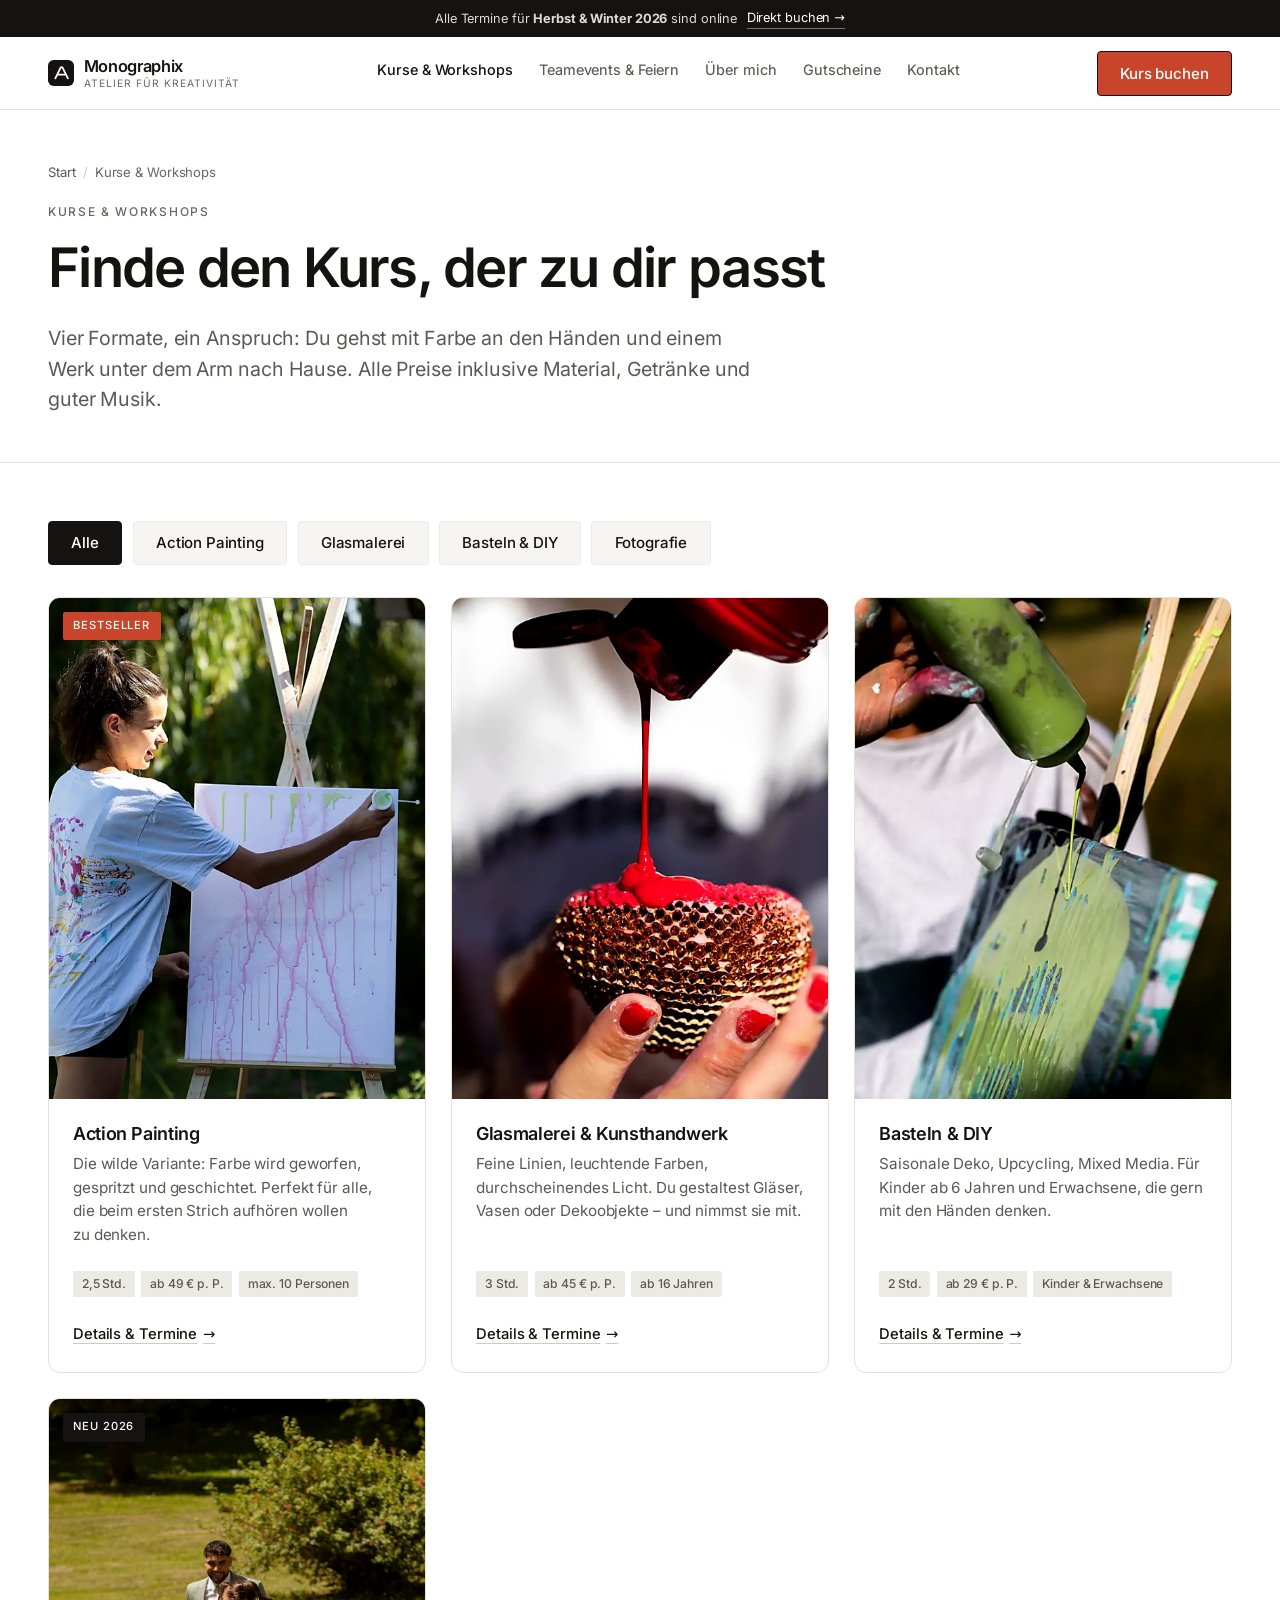
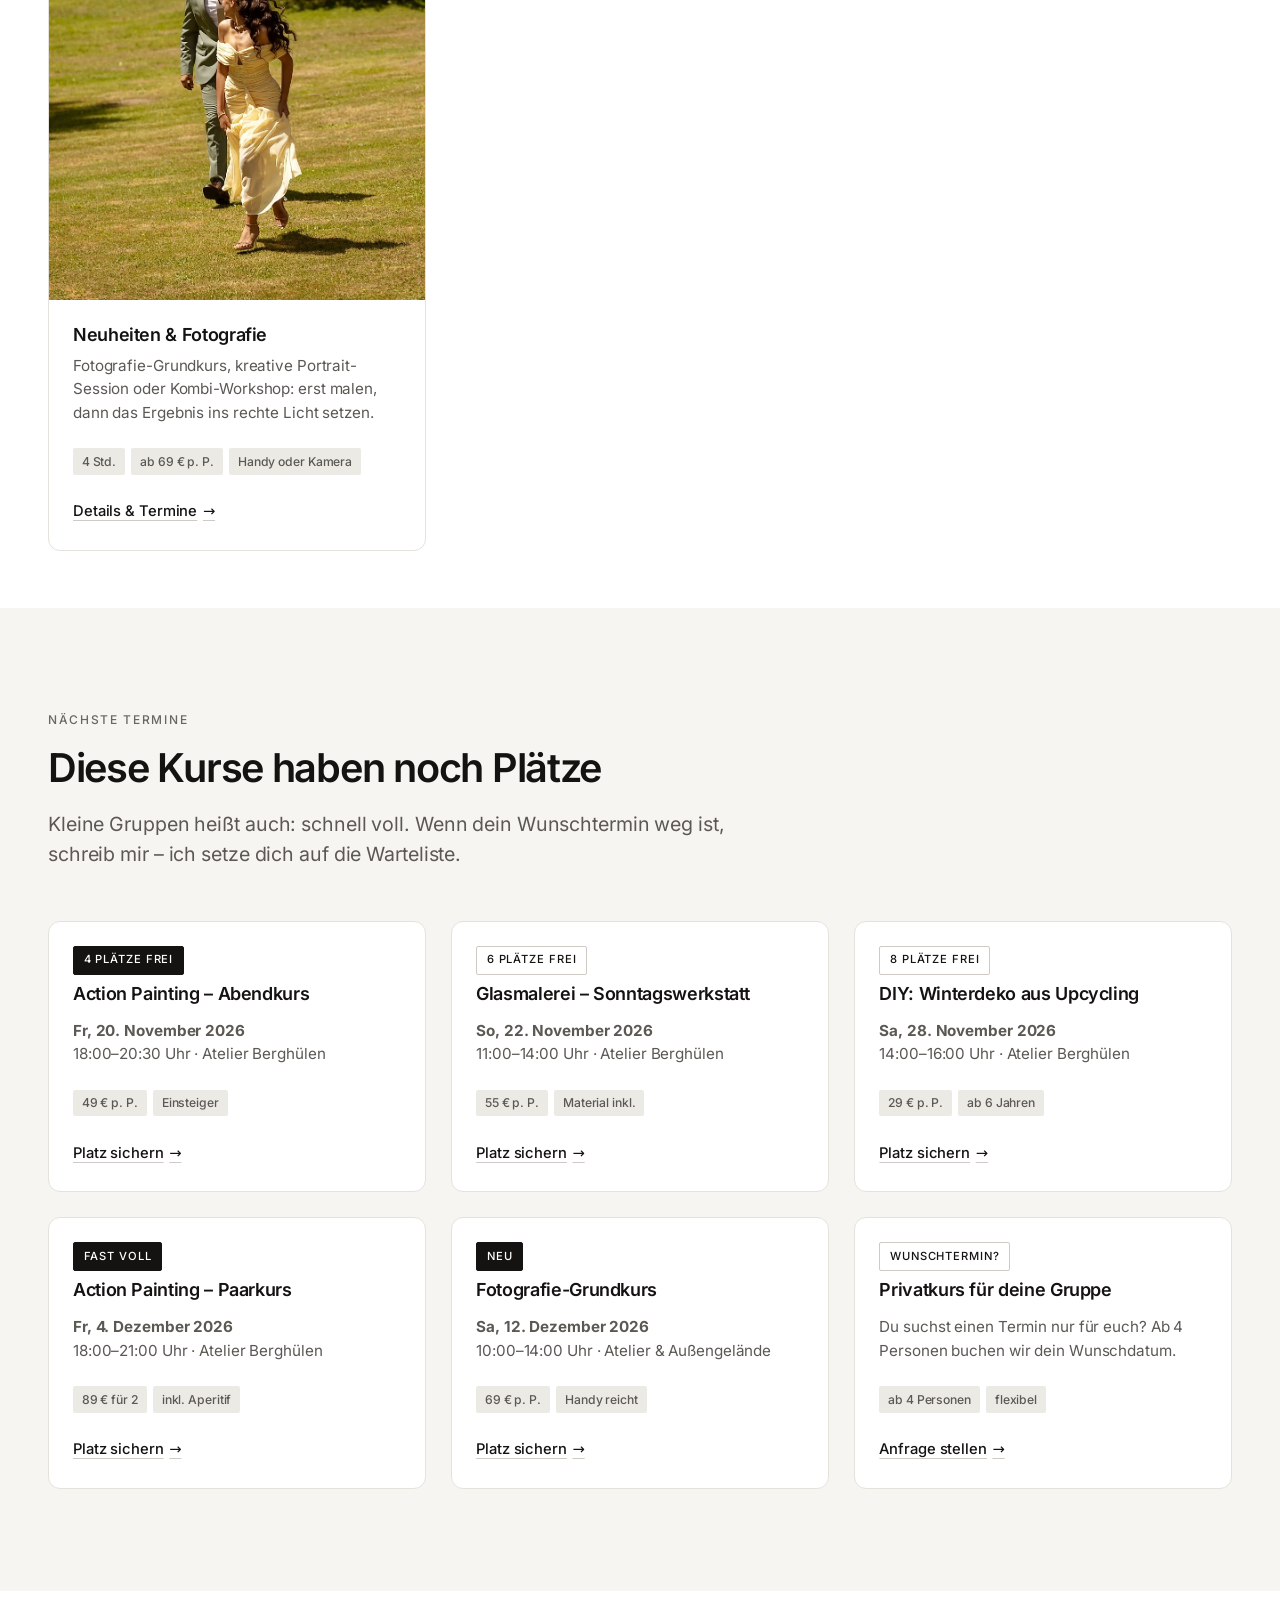
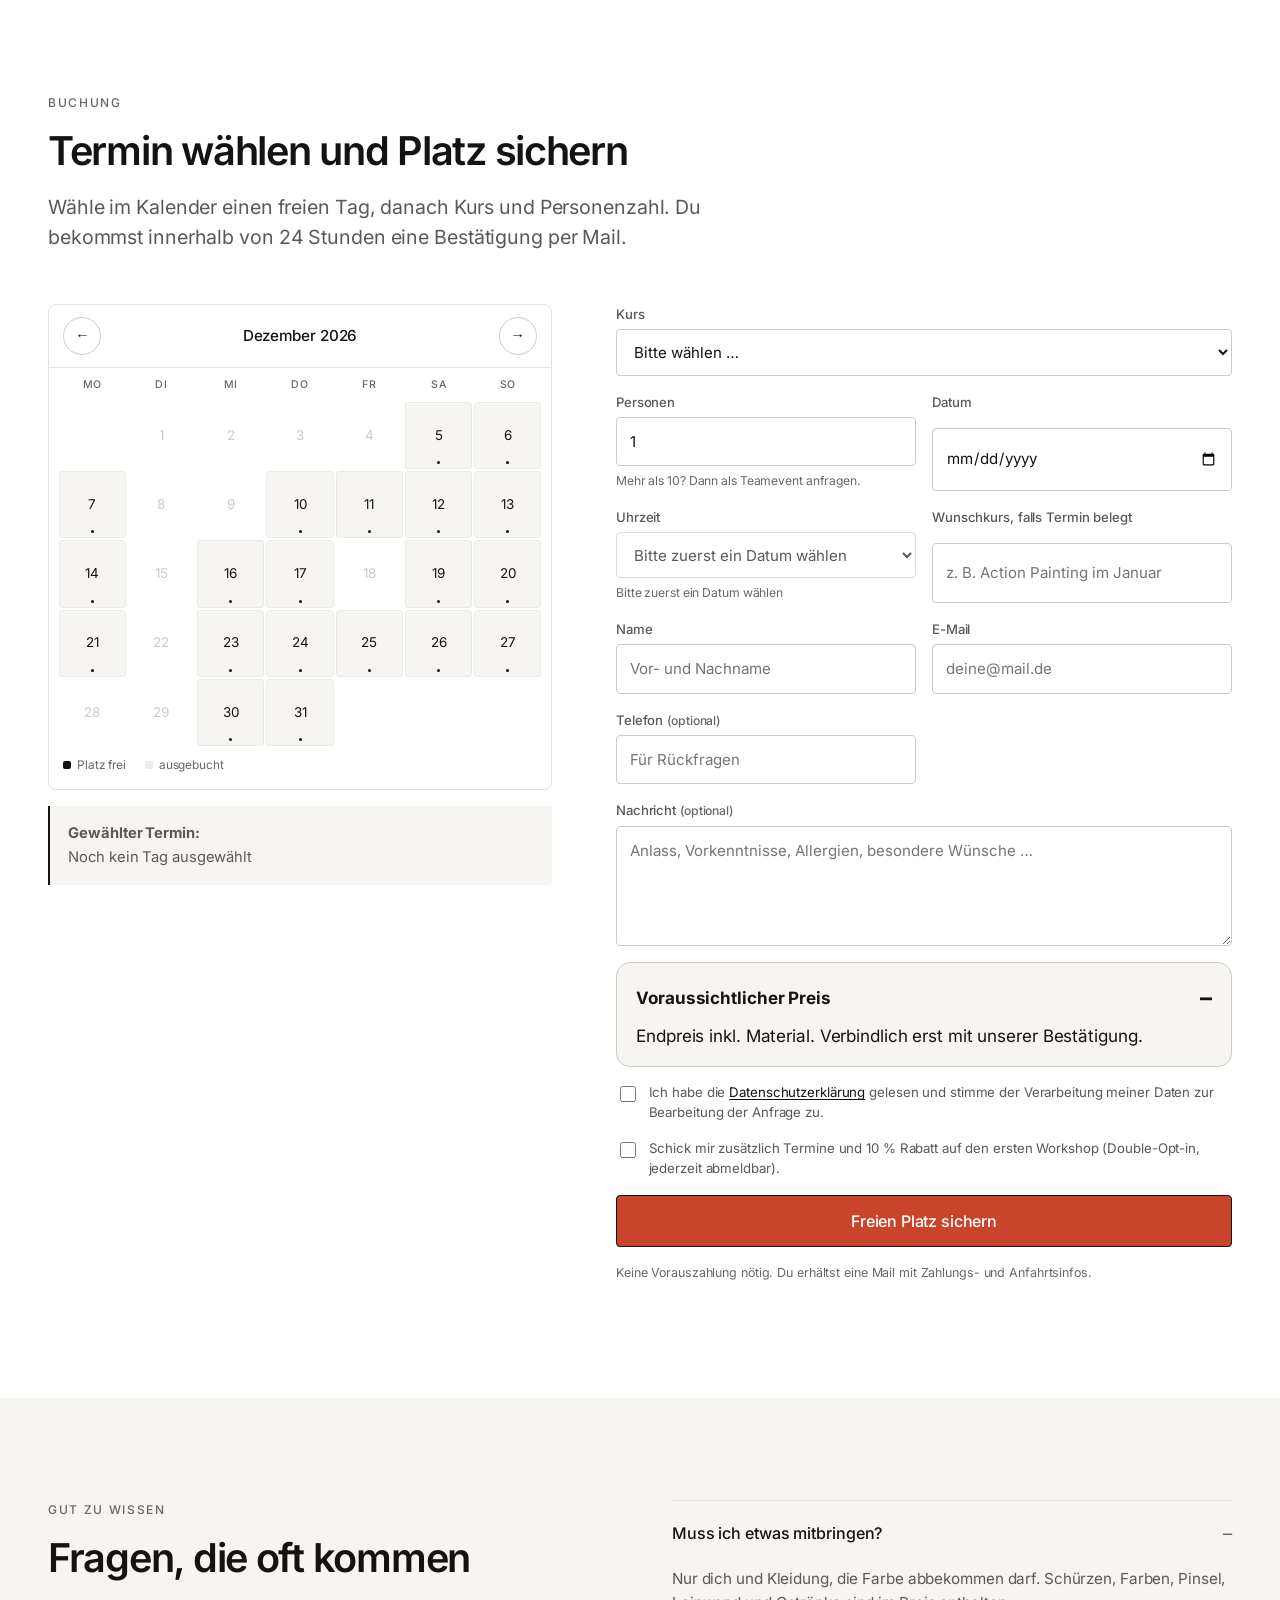
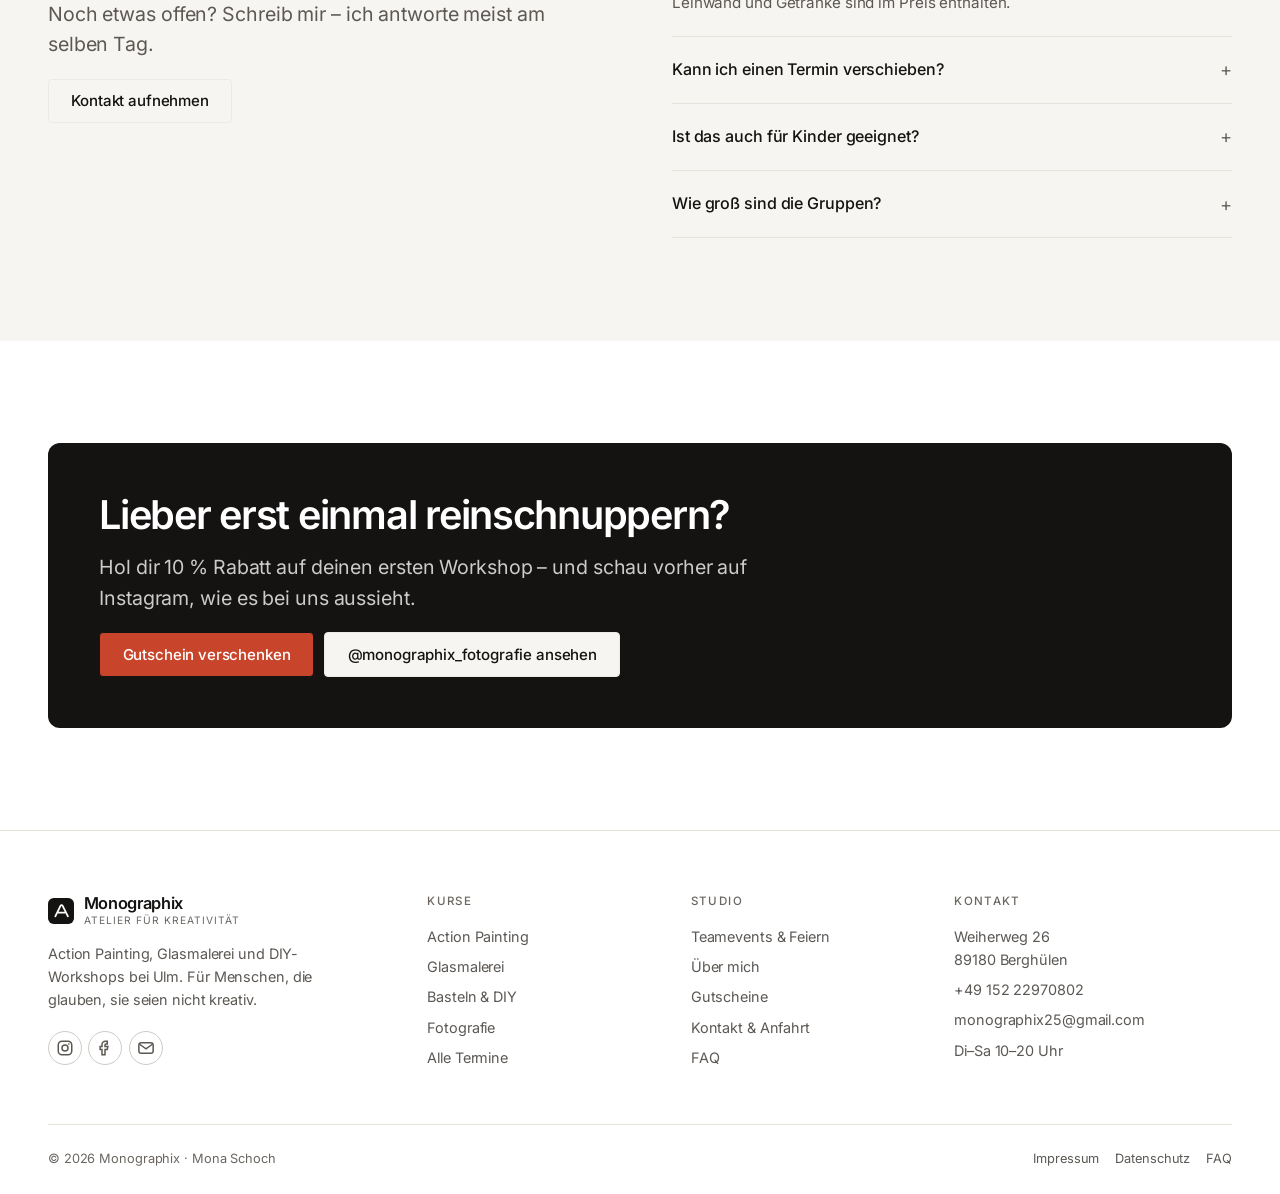
<file: kurse.html>
<!DOCTYPE html>
<html lang="de">
<head>
<meta charset="utf-8">
<meta name="viewport" content="width=device-width, initial-scale=1">
<title>Kurse &amp; Workshops – Termine, Preise &amp; Buchung | Monographix</title>
<meta name="description" content="Alle Kurse im Überblick: Action Painting, Glasmalerei, Basteln & DIY, Fotografie. Termine, Preise, Dauer und Materialien – jetzt online Platz sichern.">
<link rel="canonical" href="https://monographix25.github.io/monographix-website/kurse.html">
<meta property="og:title" content="Kurse & Workshops – Monographix">
<meta property="og:description" content="Vier Workshop-Formate, ein Atelier: Action Painting, Glasmalerei, DIY und Fotografie.">
<meta property="og:image" content="assets/img/photos/action.jpg">
<meta name="theme-color" content="#14100F">
<link rel="icon" href="assets/img/favicon.svg" type="image/svg+xml">
<link rel="stylesheet" href="assets/css/style.css">
<script>document.documentElement.classList.add("js");</script>

</head>
<body>
<a class="skip-link" href="#main">Zum Inhalt springen</a>

<div class="topbar">
  <div class="topbar__inner">
    <span class="topbar__spark" aria-hidden="true"></span>
    <span>Alle Termine für <strong>Herbst &amp; Winter 2026</strong> sind online</span>
    <a href="#buchen">Direkt buchen →</a>
  </div>
</div>

<header class="site-header">
  <div class="container">
    <nav class="nav" aria-label="Hauptnavigation">
      <a class="brand" href="index.html">
        <img class="brand__mark" src="assets/img/logo.svg" alt="" width="34" height="34">
        <span>Monographix<small>Atelier für Kreativität</small></span>
      </a>
      <ul class="nav__links" id="nav-links">
        <li><a href="kurse.html" aria-current="page">Kurse &amp; Workshops</a></li>
        <li><a href="teamevents.html">Teamevents &amp; Feiern</a></li>
        <li><a href="ueber-mich.html">Über mich</a></li>
        <li><a href="gutscheine.html">Gutscheine</a></li>
        <li><a href="kontakt.html">Kontakt</a></li>
      </ul>
      <div class="nav__cta">
        <a class="btn btn--accent" href="#buchen">Kurs buchen</a>
        <button class="nav__toggle" type="button" aria-expanded="false" aria-controls="nav-links" aria-label="Menü öffnen"><span aria-hidden="true"></span></button>
      </div>
    </nav>
  </div>
</header>

<main id="main">

  <section class="page-head">
    <div class="container">
      <ol class="breadcrumb">
        <li><a href="index.html">Start</a></li>
        <li>Kurse &amp; Workshops</li>
      </ol>
      <p class="eyebrow">Kurse &amp; Workshops</p>
      <h1>Finde den Kurs, der zu dir passt</h1>
      <p class="lead">Vier Formate, ein Anspruch: Du gehst mit Farbe an den Händen und einem Werk unter dem Arm nach Hause. Alle Preise inklusive Material, Getränke und guter Musik.</p>
    </div>
  </section>

  <!-- Filter + Übersicht -->
  <section class="section section--tight">
    <div class="container">
      <h2 class="sr-only">Alle Kursformate im Überblick</h2>
      <div class="btn-row" style="margin-bottom:2rem" role="group" aria-label="Kurse filtern">
        <button class="btn btn--ghost" type="button" data-filter="all" aria-pressed="true">Alle</button>        <button class="btn btn--ghost" type="button" data-filter="action" aria-pressed="false">Action Painting</button>
        <button class="btn btn--ghost" type="button" data-filter="glas" aria-pressed="false">Glasmalerei</button>
        <button class="btn btn--ghost" type="button" data-filter="diy" aria-pressed="false">Basteln &amp; DIY</button>
        <button class="btn btn--ghost" type="button" data-filter="foto" aria-pressed="false">Fotografie</button>
      </div>

      <div class="grid grid-2" data-filter-group>
        <article class="card reveal" data-cat="action">
          <div class="card__media">
            <img src="assets/img/photos/action.jpg" alt="Action Painting – Farbe wird geschleudert" width="1200" height="900" loading="lazy">
            <span class="badge badge--pink">Bestseller</span>
          </div>
          <div class="card__body">
            <h3>Action Painting</h3>
            <p>Die wilde Variante: Farbe wird geworfen, gespritzt und geschichtet. Perfekt für alle, die beim ersten Strich aufhören wollen zu denken.</p>
            <div class="card__meta">
              <span class="tag">2,5 Std.</span><span class="tag">ab 49 € p. P.</span><span class="tag">max. 10 Personen</span>
            </div>
            <a class="card__link" href="action-painting.html">Details &amp; Termine</a>
          </div>
        </article>

        <article class="card reveal" data-cat="glas">
          <div class="card__media"><img src="assets/img/photos/glas.jpg" alt="Glasmalerei – verzierte Gläser" width="1200" height="900" loading="lazy"></div>
          <div class="card__body">
            <h3>Glasmalerei &amp; Kunsthandwerk</h3>
            <p>Feine Linien, leuchtende Farben, durchscheinendes Licht. Du gestaltest Gläser, Vasen oder Dekoobjekte – und nimmst sie mit.</p>
            <div class="card__meta">
              <span class="tag">3 Std.</span><span class="tag">ab 45 € p. P.</span><span class="tag">ab 16 Jahren</span>
            </div>
            <a class="card__link" href="glasmalerei.html">Details &amp; Termine</a>
          </div>
        </article>

        <article class="card reveal" data-cat="diy">
          <div class="card__media"><img src="assets/img/photos/basteln.jpg" alt="DIY-Workshop – Bastelmaterial" width="1200" height="900" loading="lazy"></div>
          <div class="card__body">
            <h3>Basteln &amp; DIY</h3>
            <p>Saisonale Deko, Upcycling, Mixed Media. Für Kinder ab 6 Jahren und Erwachsene, die gern mit den Händen denken.</p>
            <div class="card__meta">
              <span class="tag">2 Std.</span><span class="tag">ab 29 € p. P.</span><span class="tag">Kinder &amp; Erwachsene</span>
            </div>
            <a class="card__link" href="basteln-diy.html">Details &amp; Termine</a>
          </div>
        </article>

        <article class="card reveal" data-cat="foto">
          <div class="card__media">
            <img src="assets/img/photos/foto-hochzeit.jpg" alt="Brautpaar auf einer Wiese – Fotografie im natürlichen Licht" width="900" height="1125" loading="lazy">
            <span class="badge badge--teal">Neu 2026</span>
          </div>
          <div class="card__body">
            <h3>Neuheiten &amp; Fotografie</h3>
            <p>Fotografie-Grundkurs, kreative Portrait-Session oder Kombi-Workshop: erst malen, dann das Ergebnis ins rechte Licht setzen.</p>
            <div class="card__meta">
              <span class="tag">4 Std.</span><span class="tag">ab 69 € p. P.</span><span class="tag">Handy oder Kamera</span>
            </div>
            <a class="card__link" href="fotografie.html">Details &amp; Termine</a>
          </div>
        </article>
      </div>
    </div>
  </section>

  <!-- Terminliste -->
  <section class="section section--cream" id="termine">
    <div class="container">
      <div class="section-head reveal">
        <p class="eyebrow">Nächste Termine</p>
        <h2>Diese Kurse haben noch Plätze</h2>
        <p class="lead">Kleine Gruppen heißt auch: schnell voll. Wenn dein Wunschtermin weg ist, schreib mir – ich setze dich auf die Warteliste.</p>
      </div>

      <div class="grid grid-3">
        <article class="card card--flat reveal">
          <div class="card__body">
            <span class="badge badge--teal">4 Plätze frei</span>
            <h3>Action Painting – Abendkurs</h3>
            <p style="margin-top:.4rem"><strong>Fr, 20. November 2026</strong><br>18:00–20:30 Uhr · Atelier Berghülen</p>
            <div class="card__meta"><span class="tag">49 € p. P.</span><span class="tag">Einsteiger</span></div>
            <a class="card__link" href="#buchen">Platz sichern</a>
          </div>
        </article>
        <article class="card card--flat reveal">
          <div class="card__body">
            <span class="badge">6 Plätze frei</span>
            <h3>Glasmalerei – Sonntagswerkstatt</h3>
            <p style="margin-top:.4rem"><strong>So, 22. November 2026</strong><br>11:00–14:00 Uhr · Atelier Berghülen</p>
            <div class="card__meta"><span class="tag">55 € p. P.</span><span class="tag">Material inkl.</span></div>
            <a class="card__link" href="#buchen">Platz sichern</a>
          </div>
        </article>
        <article class="card card--flat reveal">
          <div class="card__body">
            <span class="badge">8 Plätze frei</span>
            <h3>DIY: Winterdeko aus Upcycling</h3>
            <p style="margin-top:.4rem"><strong>Sa, 28. November 2026</strong><br>14:00–16:00 Uhr · Atelier Berghülen</p>
            <div class="card__meta"><span class="tag">29 € p. P.</span><span class="tag">ab 6 Jahren</span></div>
            <a class="card__link" href="#buchen">Platz sichern</a>
          </div>
        </article>
        <article class="card card--flat reveal">
          <div class="card__body">
            <span class="badge badge--pink">Fast voll</span>
            <h3>Action Painting – Paarkurs</h3>
            <p style="margin-top:.4rem"><strong>Fr, 4. Dezember 2026</strong><br>18:00–21:00 Uhr · Atelier Berghülen</p>
            <div class="card__meta"><span class="tag">89 € für 2</span><span class="tag">inkl. Aperitif</span></div>
            <a class="card__link" href="#buchen">Platz sichern</a>
          </div>
        </article>
        <article class="card card--flat reveal">
          <div class="card__body">
            <span class="badge badge--teal">Neu</span>
            <h3>Fotografie-Grundkurs</h3>
            <p style="margin-top:.4rem"><strong>Sa, 12. Dezember 2026</strong><br>10:00–14:00 Uhr · Atelier &amp; Außengelände</p>
            <div class="card__meta"><span class="tag">69 € p. P.</span><span class="tag">Handy reicht</span></div>
            <a class="card__link" href="#buchen">Platz sichern</a>
          </div>
        </article>
        <article class="card card--flat reveal">
          <div class="card__body">
            <span class="badge">Wunschtermin?</span>
            <h3>Privatkurs für deine Gruppe</h3>
            <p style="margin-top:.4rem">Du suchst einen Termin nur für euch? Ab 4 Personen buchen wir dein Wunschdatum.</p>
            <div class="card__meta"><span class="tag">ab 4 Personen</span><span class="tag">flexibel</span></div>
            <a class="card__link" href="teamevents.html">Anfrage stellen</a>
          </div>
        </article>
      </div>
    </div>
  </section>

  <!-- Buchung -->
  <section class="section" id="buchen">
    <div class="container">
      <div class="section-head reveal">
        <p class="eyebrow">Buchung</p>
        <h2>Termin wählen und Platz sichern</h2>
        <p class="lead">Wähle im Kalender einen freien Tag, danach Kurs und Personenzahl. Du bekommst innerhalb von 24 Stunden eine Bestätigung per Mail.</p>
      </div>

      <div class="split split--offset" style="align-items:start">
        <div class="reveal">
          <div class="calendar" data-calendar>
            <div class="calendar__head">
              <button class="slider-btn" type="button" data-cal-prev aria-label="Vorheriger Monat">←</button>
              <span class="calendar__title">Monat</span>
              <button class="slider-btn" type="button" data-cal-next aria-label="Nächster Monat">→</button>
            </div>
            <div class="calendar__grid" role="group" aria-label="Verfügbare Kurstage"></div>
            <div class="calendar__legend">
              <span class="free"><i></i> Platz frei</span>
              <span><i></i> ausgebucht</span>
            </div>
          </div>
          <div class="note" style="margin-top:1rem">
            <strong>Gewählter Termin:</strong><br>
            <span data-date-output hidden>–</span>
            <span data-date-empty>Noch kein Tag ausgewählt</span>
          </div>
        </div>

        <form data-confirm="booking" data-mailto="monographix25@gmail.com" class="form reveal" id="buchung" data-form data-subject="Kursbuchung" data-endpoint="https://formsubmit.co/ajax/monographix25@gmail.com" data-estimator>
          <div class="form-grid">
            <div class="field field--full">
              <label for="kurs">Kurs</label>
              <select id="kurs" name="kurs" required>
                <option value="" data-price="0">Bitte wählen …</option>
                <option value="action-painting" data-price="49">Action Painting – 49 € p. P.</option>
                <option value="action-painting-paar" data-price="45">Action Painting Paarkurs – 89 € für 2</option>
                <option value="glasmalerei" data-price="55">Glasmalerei – 55 € p. P.</option>
                <option value="basteln-diy" data-price="29">Basteln &amp; DIY – 29 € p. P.</option>
                <option value="fotografie" data-price="69">Fotografie-Grundkurs – 69 € p. P.</option>
              </select>
            </div>
            <div class="field">
              <label for="personen">Personen</label>
              <input id="personen" name="personen" type="number" min="1" max="10" value="1" required>
              <span class="hint">Mehr als 10? Dann als Teamevent anfragen.</span>
            </div>
            <div class="field">
              <label for="kursdatum">Datum</label>
              <input id="kursdatum" name="datum" type="date" required>
            </div>
            <div class="field">
              <label for="uhrzeit">Uhrzeit</label>
              <select id="uhrzeit" name="uhrzeit" required disabled>
                <option value="">Bitte zuerst ein Datum wählen</option>
              </select>
              <span class="hint" data-time-hint>Mo–Do ab 16 Uhr, Fr–So ganztags</span>
            </div>
            <div class="field">
              <label for="wunsch">Wunschkurs, falls Termin belegt</label>
              <input id="wunsch" name="wunsch" type="text" placeholder="z. B. Action Painting im Januar">
            </div>
            <div class="field">
              <label for="name">Name</label>
              <input id="name" name="name" type="text" autocomplete="name" required placeholder="Vor- und Nachname">
            </div>
            <div class="field">
              <label for="mail">E-Mail</label>
              <input id="mail" name="email" type="email" autocomplete="email" required placeholder="deine@mail.de">
            </div>
            <div class="field">
              <label for="tel">Telefon <span class="hint">(optional)</span></label>
              <input id="tel" name="telefon" type="tel" autocomplete="tel" placeholder="Für Rückfragen">
            </div>
            <div class="field field--full">
              <label for="nachricht">Nachricht <span class="hint">(optional)</span></label>
              <textarea id="nachricht" name="nachricht" placeholder="Anlass, Vorkenntnisse, Allergien, besondere Wünsche …"></textarea>
            </div>
          </div>

          <div class="price-block" style="box-shadow:none;background:var(--paper-2);border-radius:14px;padding:1rem 1.2rem">
            <div class="btn-row" style="justify-content:space-between">
              <span style="font-weight:700">Voraussichtlicher Preis</span>
              <strong data-total style="font-family:var(--font-body);font-size:1.5rem">–</strong>
            </div>
            <p class="hint" style="margin:.35rem 0 0">Endpreis inkl. Material. Verbindlich erst mit unserer Bestätigung.</p>
          </div>

          <label class="check">
            <input type="checkbox" name="datenschutz" required>
            <span>Ich habe die <a href="datenschutz.html">Datenschutzerklärung</a> gelesen und stimme der Verarbeitung meiner Daten zur Bearbeitung der Anfrage zu.</span>
          </label>
          <label class="check">
            <input type="checkbox" name="newsletter" value="ja">
            <span>Schick mir zusätzlich Termine und 10 % Rabatt auf den ersten Workshop (Double-Opt-in, jederzeit abmeldbar).</span>
          </label>

          <button class="btn btn--accent btn--block btn--lg" type="submit">Freien Platz sichern</button>
          <p class="form-status" role="status"></p>
          <p class="form-note">Keine Vorauszahlung nötig. Du erhältst eine Mail mit Zahlungs- und Anfahrtsinfos.</p>
        </form>
      </div>
    </div>
  </section>

  <!-- FAQ kurz -->
  <section class="section section--cream">
    <div class="container">
      <div class="split" style="align-items:start">
        <div class="reveal">
          <p class="eyebrow">Gut zu wissen</p>
          <h2>Fragen, die oft kommen</h2>
          <p class="lead">Noch etwas offen? Schreib mir – ich antworte meist am selben Tag.</p>
          <div class="btn-row" style="margin-top:1.2rem">
            <a class="btn btn--ghost" href="kontakt.html">Kontakt aufnehmen</a>
          </div>
        </div>
        <div class="faq reveal">
          <details open>
            <summary>Muss ich etwas mitbringen?</summary>
            <p>Nur dich und Kleidung, die Farbe abbekommen darf. Schürzen, Farben, Pinsel, Leinwand und Getränke sind im Preis enthalten.</p>
          </details>
          <details>
            <summary>Kann ich einen Termin verschieben?</summary>
            <p>Bis 72 Stunden vor Kursbeginn kostenlos. Danach können wir oft noch umbuchen, wenn Plätze frei sind – frag einfach.</p>
          </details>
          <details>
            <summary>Ist das auch für Kinder geeignet?</summary>
            <p>Action Painting ab 10 Jahren in Begleitung, Bastel- und DIY-Kurse ab 6 Jahren. Kindergeburtstage buchst du als Privatevent.</p>
          </details>
          <details>
            <summary>Wie groß sind die Gruppen?</summary>
            <p>Maximal 10 Personen, bei Kinderkursen 8 Kinder plus Begleitung. So bleibt Zeit für individuelle Tipps.</p>
          </details>
        </div>
      </div>
    </div>
  </section>

  <section class="section">
    <div class="container">
      <div class="cta-band reveal">
        <h2>Lieber erst einmal reinschnuppern?</h2>
        <p class="lead">Hol dir 10 % Rabatt auf deinen ersten Workshop – und schau vorher auf Instagram, wie es bei uns aussieht.</p>
        <div class="btn-row" style="margin-top:1.2rem">
          <a class="btn btn--yellow" href="gutscheine.html">Gutschein verschenken</a>
          <a class="btn btn--ghost" href="https://www.instagram.com/monographix_fotografie/" target="_blank" rel="noopener noreferrer">@monographix_fotografie ansehen</a>
        </div>
      </div>
    </div>
  </section>

</main>

<footer class="site-footer">
  <div class="container">
    <div class="footer-grid">
      <div>
        <a class="brand" href="index.html">
          <img class="brand__mark" src="assets/img/logo.svg" alt="" width="34" height="34">
          <span>Monographix<small>Atelier für Kreativität</small></span>
        </a>
        <p style="max-width:34ch">Action Painting, Glasmalerei und DIY-Workshops bei Ulm. Für Menschen, die glauben, sie seien nicht kreativ.</p>
        <div class="social-row">
          <a href="https://www.instagram.com/monographix_fotografie/" target="_blank" rel="noopener noreferrer" aria-label="Instagram"><svg viewBox="0 0 24 24" width="18" height="18" fill="none" stroke="currentColor" stroke-width="2" aria-hidden="true"><rect x="3" y="3" width="18" height="18" rx="5"/><circle cx="12" cy="12" r="4"/><circle cx="17.2" cy="6.8" r="1.1" fill="currentColor" stroke="none"/></svg></a>
          <a href="https://www.facebook.com/mona.schoch/" target="_blank" rel="noopener noreferrer" aria-label="Facebook"><svg viewBox="0 0 24 24" width="18" height="18" fill="none" stroke="currentColor" stroke-width="2" aria-hidden="true"><path d="M15 3h-2.5A4.5 4.5 0 0 0 8 7.5V10H5.5v4H8v7h4v-7h3l.8-4H12V7.5c0-.6.4-1 1-1h2Z"/></svg></a>
          <a href="mailto:monographix25@gmail.com" aria-label="E-Mail schreiben"><svg viewBox="0 0 24 24" width="18" height="18" fill="none" stroke="currentColor" stroke-width="2" aria-hidden="true"><rect x="2.5" y="5" width="19" height="14" rx="3"/><path d="m3.5 7 8.5 6 8.5-6"/></svg></a>
        </div>
      </div>
      <div>
        <h3>Kurse</h3>
        <ul>
          <li><a href="action-painting.html">Action Painting</a></li>
          <li><a href="glasmalerei.html">Glasmalerei</a></li>
          <li><a href="basteln-diy.html">Basteln &amp; DIY</a></li>
          <li><a href="fotografie.html">Fotografie</a></li>
          <li><a href="kurse.html">Alle Termine</a></li>
        </ul>
      </div>
      <div>
        <h3>Studio</h3>
        <ul>
          <li><a href="teamevents.html">Teamevents &amp; Feiern</a></li>
          <li><a href="ueber-mich.html">Über mich</a></li>
          <li><a href="gutscheine.html">Gutscheine</a></li>
          <li><a href="kontakt.html">Kontakt &amp; Anfahrt</a></li>
          <li><a href="kontakt.html#faq">FAQ</a></li>
        </ul>
      </div>
      <div>
        <h3>Kontakt</h3>
        <ul>
          <li>Weiherweg 26<br>89180 Berghülen</li>
          <li><a href="tel:+4915222970802">+49 152 22970802</a></li>
          <li><a href="mailto:monographix25@gmail.com">monographix25@gmail.com</a></li>
          <li>Di–Sa 10–20 Uhr</li>
        </ul>
      </div>
    </div>
    <div class="footer-bottom">
      <span>© <span data-year>2026</span> Monographix · Mona Schoch</span>
      <div class="btn-row" style="gap:1rem">
        <a href="impressum.html">Impressum</a>
        <a href="datenschutz.html">Datenschutz</a>
        <a href="kontakt.html#faq">FAQ</a>
      </div>
    </div>
  </div>
</footer>

<div class="mobile-cta">
  <a class="btn btn--ghost" href="gutscheine.html">Gutschein</a>
  <a class="btn btn--accent" href="#buchen">Kurs buchen</a>
</div>

<script src="assets/js/main.js" defer></script>
</body>
</html>
</file>
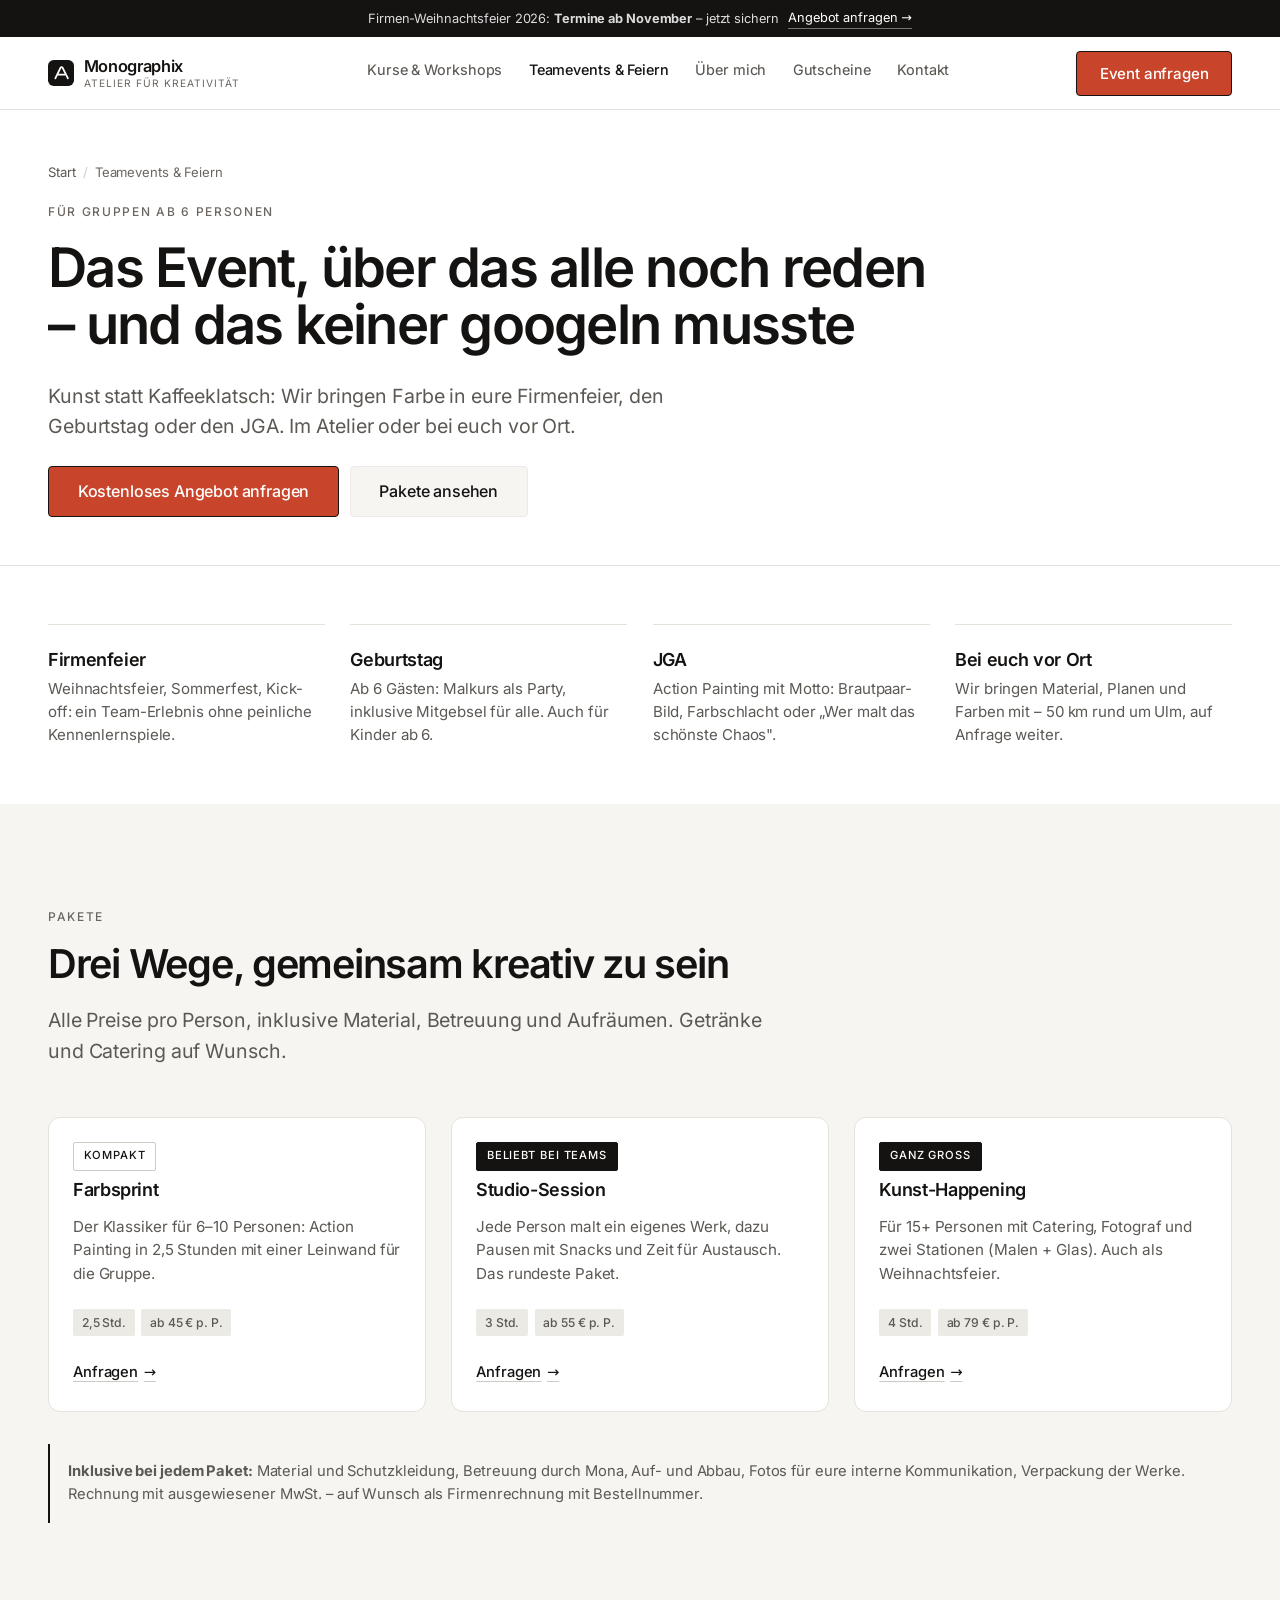
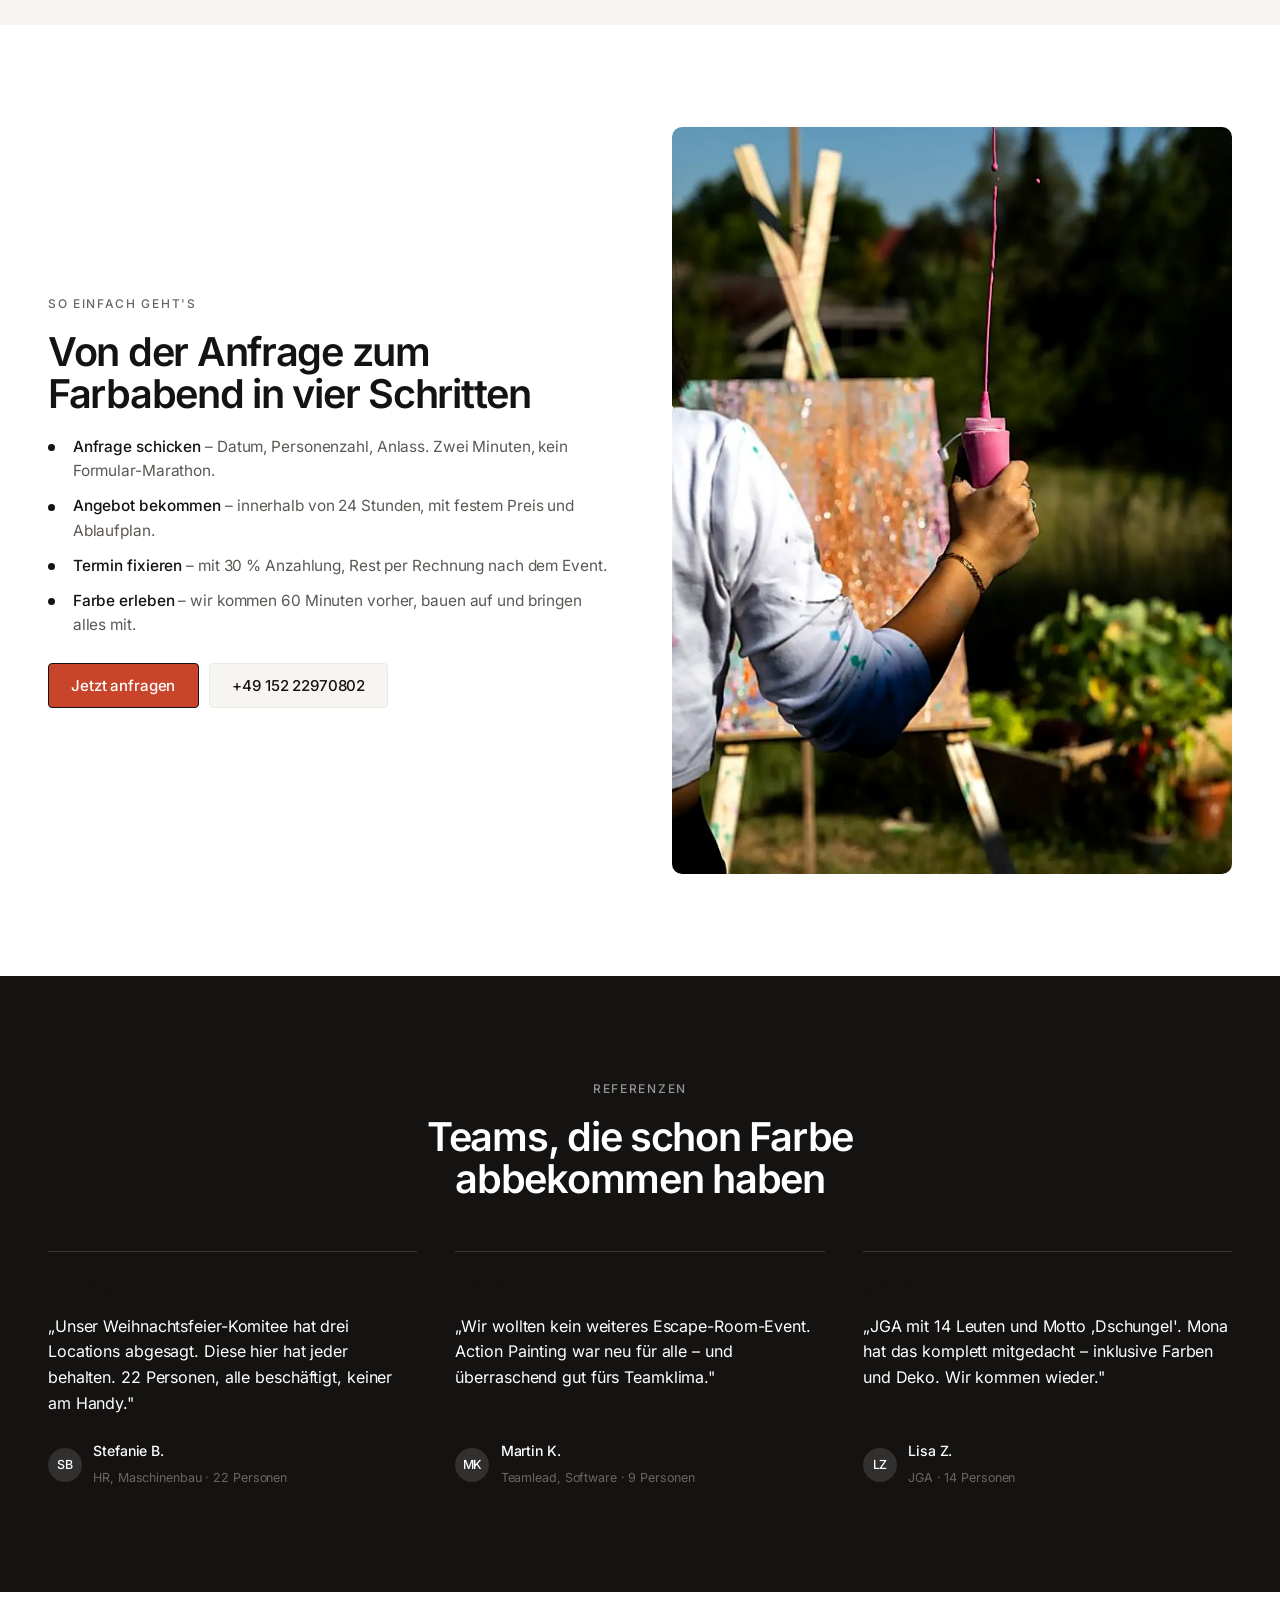
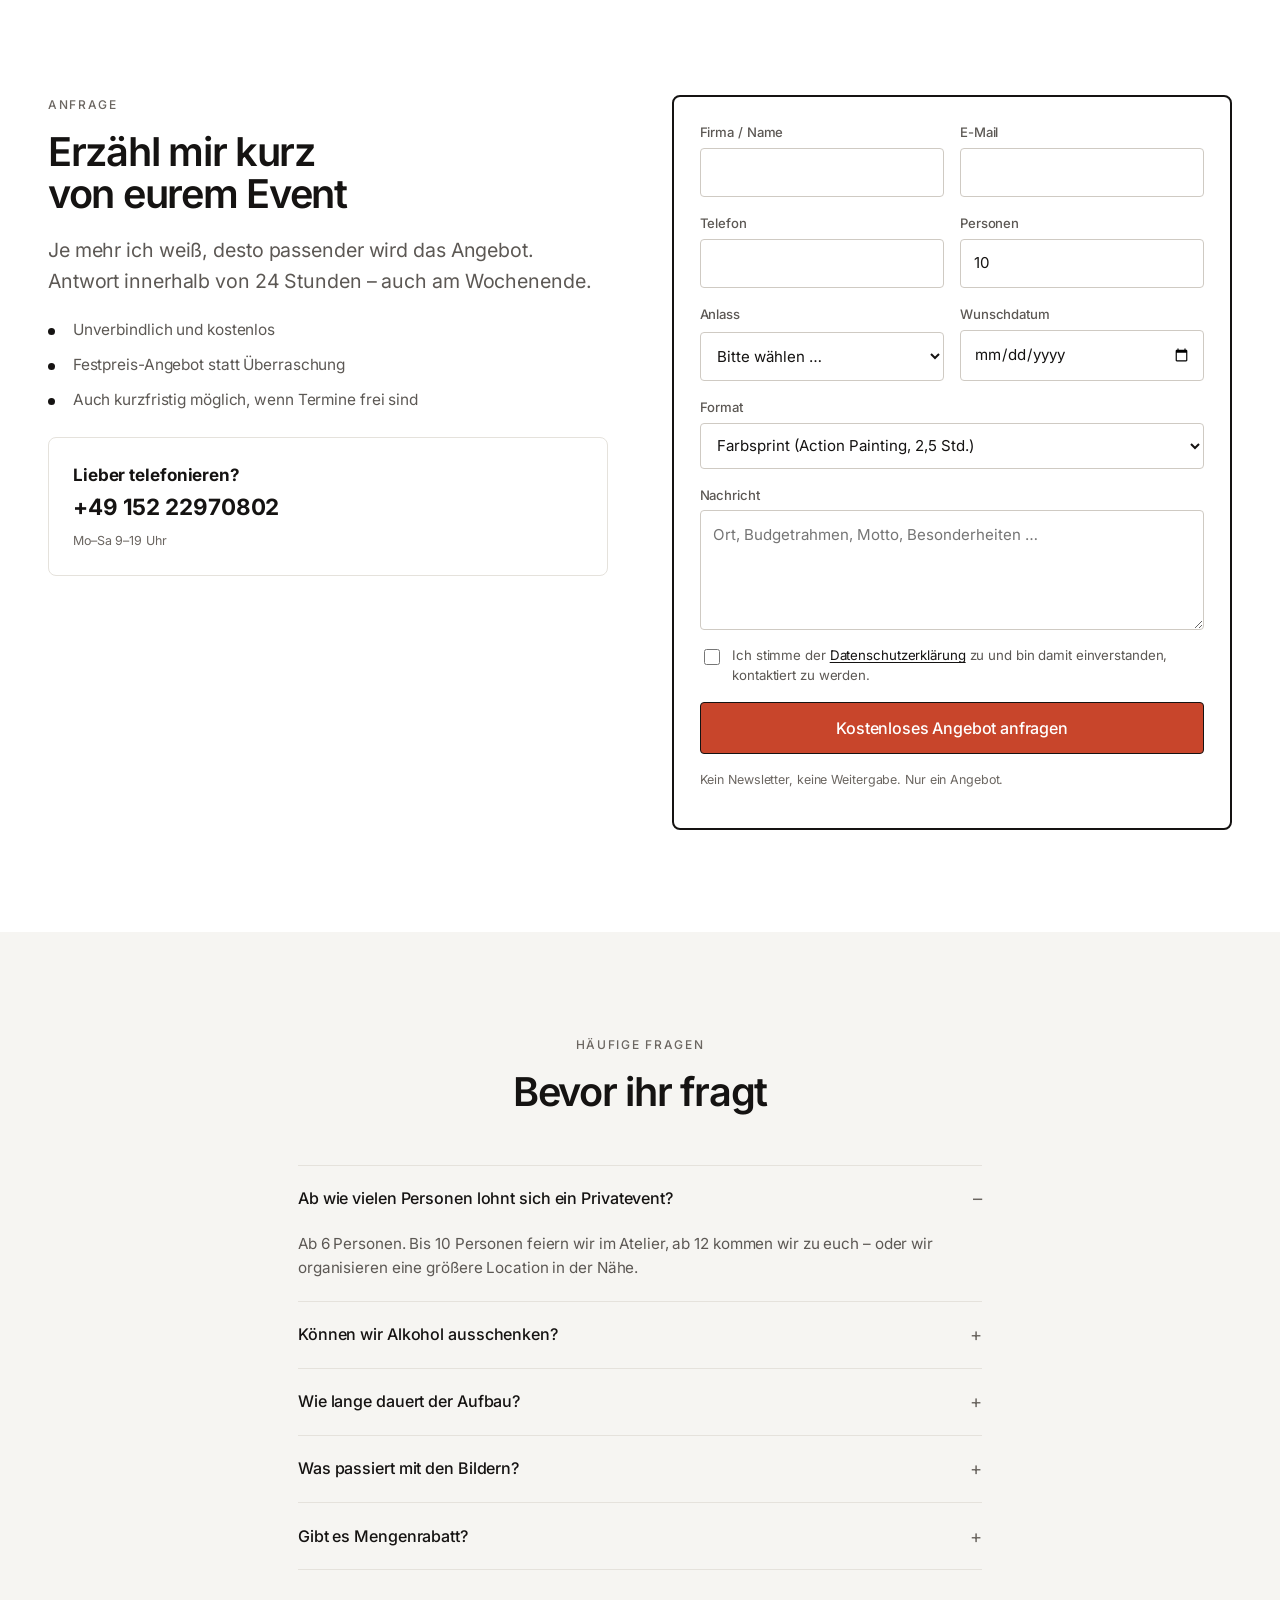
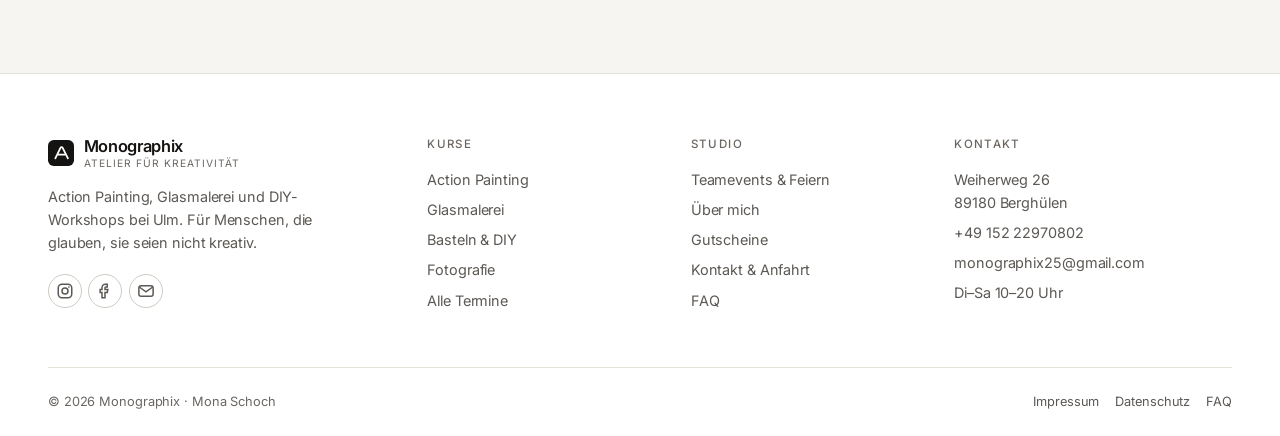
<file: teamevents.html>
<!DOCTYPE html>
<html lang="de">
<head>
<meta charset="utf-8">
<meta name="viewport" content="width=device-width, initial-scale=1">
<title>Teamevents, JGA &amp; Feiern – Kunst-Events für Gruppen | Monographix</title>
<meta name="description" content="Firmenfeier, Teamevent, Geburtstag oder JGA: Kunst-Events für Gruppen ab 6 Personen bei Ulm. Action Painting, Glasmalerei, DIY – inklusive Material und Betreuung.">
<link rel="canonical" href="https://monographix25.github.io/monographix-website/teamevents.html">
<meta property="og:title" content="Teamevents & Feiern – Kunst statt Kaffeeklatsch">
<meta property="og:description" content="Action Painting für Teams, JGAs und Geburtstage. Ab 6 Personen, auch bei euch vor Ort.">
<meta property="og:image" content="assets/img/photos/team.jpg">
<meta name="theme-color" content="#14100F">
<link rel="icon" href="assets/img/favicon.svg" type="image/svg+xml">
<link rel="stylesheet" href="assets/css/style.css">
<script>document.documentElement.classList.add("js");</script>

<script type="application/ld+json">
{
  "@context": "https://schema.org",
  "@type": "Service",
  "serviceType": "Teamevent & Kunstworkshop für Gruppen",
  "provider": { "@type": "Organization", "name": "Monographix" },
  "areaServed": "Ulm und Schwäbische Alb",
  "offers": { "@type": "Offer", "priceCurrency": "EUR", "price": "39", "description": "ab 39 € pro Person, ab 6 Personen" }
}
</script>
</head>
<body>
<a class="skip-link" href="#main">Zum Inhalt springen</a>

<div class="topbar">
  <div class="topbar__inner">
    <span class="topbar__spark" aria-hidden="true"></span>
    <span>Firmen-Weihnachtsfeier 2026: <strong>Termine ab November</strong> – jetzt sichern</span>
    <a href="#anfrage">Angebot anfragen →</a>
  </div>
</div>

<header class="site-header">
  <div class="container">
    <nav class="nav" aria-label="Hauptnavigation">
      <a class="brand" href="index.html">
        <img class="brand__mark" src="assets/img/logo.svg" alt="" width="34" height="34">
        <span>Monographix<small>Atelier für Kreativität</small></span>
      </a>
      <ul class="nav__links" id="nav-links">
        <li><a href="kurse.html">Kurse &amp; Workshops</a></li>
        <li><a href="teamevents.html" aria-current="page">Teamevents &amp; Feiern</a></li>
        <li><a href="ueber-mich.html">Über mich</a></li>
        <li><a href="gutscheine.html">Gutscheine</a></li>
        <li><a href="kontakt.html">Kontakt</a></li>
      </ul>
      <div class="nav__cta">
        <a class="btn btn--accent" href="#anfrage">Event anfragen</a>
        <button class="nav__toggle" type="button" aria-expanded="false" aria-controls="nav-links" aria-label="Menü öffnen"><span aria-hidden="true"></span></button>
      </div>
    </nav>
  </div>
</header>

<main id="main">

  <section class="page-head">
    <div class="container">
      <ol class="breadcrumb">
        <li><a href="index.html">Start</a></li>
        <li>Teamevents &amp; Feiern</li>
      </ol>
      <p class="eyebrow">Für Gruppen ab 6 Personen</p>
      <h1>Das Event, über das alle noch reden – und das keiner googeln musste</h1>
      <p class="lead">Kunst statt Kaffeeklatsch: Wir bringen Farbe in eure Firmenfeier, den Geburtstag oder den JGA. Im Atelier oder bei euch vor Ort.</p>
      <div class="btn-row" style="margin-top:1.5rem">
        <a class="btn btn--accent btn--lg" href="#anfrage">Kostenloses Angebot anfragen</a>
        <a class="btn btn--ghost btn--lg" href="#pakete">Pakete ansehen</a>
      </div>
    </div>
  </section>

  <!-- Anlässe -->
  <section class="section section--tight">
    <div class="container">
      <h2 class="sr-only">Anlässe für euer Event</h2>
      <div class="grid grid-4">
        <div class="feature reveal">
          <div class="feature__icon" aria-hidden="true">🏢</div>
          <h3>Firmenfeier</h3>
          <p>Weihnachtsfeier, Sommerfest, Kick-off: ein Team-Erlebnis ohne peinliche Kennenlernspiele.</p>
        </div>
        <div class="feature reveal">
          <div class="feature__icon" aria-hidden="true">🎉</div>
          <h3>Geburtstag</h3>
          <p>Ab 6 Gästen: Malkurs als Party, inklusive Mitgebsel für alle. Auch für Kinder ab 6.</p>
        </div>
        <div class="feature reveal">
          <div class="feature__icon" aria-hidden="true">💍</div>
          <h3>JGA</h3>
          <p>Action Painting mit Motto: Brautpaar-Bild, Farbschlacht oder „Wer malt das schönste Chaos".</p>
        </div>
        <div class="feature reveal">
          <div class="feature__icon" aria-hidden="true">🚐</div>
          <h3>Bei euch vor Ort</h3>
          <p>Wir bringen Material, Planen und Farben mit – 50 km rund um Ulm, auf Anfrage weiter.</p>
        </div>
      </div>
    </div>
  </section>

  <!-- Pakete -->
  <section class="section section--cream" id="pakete">
    <div class="container">
      <div class="section-head reveal">
        <p class="eyebrow">Pakete</p>
        <h2>Drei Wege, gemeinsam kreativ zu sein</h2>
        <p class="lead">Alle Preise pro Person, inklusive Material, Betreuung und Aufräumen. Getränke und Catering auf Wunsch.</p>
      </div>

      <div class="grid grid-3">
        <article class="card card--flat reveal">
          <div class="card__body">
            <span class="badge">Kompakt</span>
            <h3>Farbsprint</h3>
            <p style="margin-top:.4rem">Der Klassiker für 6–10 Personen: Action Painting in 2,5 Stunden mit einer Leinwand für die Gruppe.</p>
            <div class="card__meta"><span class="tag">2,5 Std.</span><span class="tag">ab 45 € p. P.</span></div>
            <a class="card__link" href="#anfrage">Anfragen</a>
          </div>
        </article>
        <article class="card card--flat reveal">
          <div class="card__body">
            <span class="badge badge--pink">Beliebt bei Teams</span>
            <h3>Studio-Session</h3>
            <p style="margin-top:.4rem">Jede Person malt ein eigenes Werk, dazu Pausen mit Snacks und Zeit für Austausch. Das rundeste Paket.</p>
            <div class="card__meta"><span class="tag">3 Std.</span><span class="tag">ab 55 € p. P.</span></div>
            <a class="card__link" href="#anfrage">Anfragen</a>
          </div>
        </article>
        <article class="card card--flat reveal">
          <div class="card__body">
            <span class="badge badge--teal">Ganz groß</span>
            <h3>Kunst-Happening</h3>
            <p style="margin-top:.4rem">Für 15+ Personen mit Catering, Fotograf und zwei Stationen (Malen + Glas). Auch als Weihnachtsfeier.</p>
            <div class="card__meta"><span class="tag">4 Std.</span><span class="tag">ab 79 € p. P.</span></div>
            <a class="card__link" href="#anfrage">Anfragen</a>
          </div>
        </article>
      </div>

      <div class="note" style="margin-top:2rem">
        <strong>Inklusive bei jedem Paket:</strong> Material und Schutzkleidung, Betreuung durch Mona, Auf- und Abbau, Fotos für eure interne Kommunikation, Verpackung der Werke. Rechnung mit ausgewiesener MwSt. – auf Wunsch als Firmenrechnung mit Bestellnummer.
      </div>
    </div>
  </section>

  <!-- Ablauf -->
  <section class="section">
    <div class="container">
      <div class="split">
        <div class="reveal">
          <p class="eyebrow">So einfach geht's</p>
          <h2>Von der Anfrage zum Farbabend in vier Schritten</h2>
          <ol class="checklist" style="margin-top:1.2rem">
            <li><strong>Anfrage schicken</strong> – Datum, Personenzahl, Anlass. Zwei Minuten, kein Formular-Marathon.</li>
            <li><strong>Angebot bekommen</strong> – innerhalb von 24 Stunden, mit festem Preis und Ablaufplan.</li>
            <li><strong>Termin fixieren</strong> – mit 30 % Anzahlung, Rest per Rechnung nach dem Event.</li>
            <li><strong>Farbe erleben</strong> – wir kommen 60 Minuten vorher, bauen auf und bringen alles mit.</li>
          </ol>
          <div class="btn-row" style="margin-top:1.6rem">
            <a class="btn btn--accent" href="#anfrage">Jetzt anfragen</a>
            <a class="btn btn--ghost" href="tel:+4915222970802">+49 152 22970802</a>
          </div>
        </div>
        <figure class="reveal" style="margin:0">
          <img src="assets/img/photos/team.jpg" alt="Team-Event: Farbe wird auf die Leinwand gegossen" width="583" height="777" loading="lazy" style="width:100%;aspect-ratio:3/4;object-fit:cover;border-radius:10px;background:var(--paper-3)">
        </figure>
      </div>
    </div>
  </section>

  <!-- Referenzen -->
  <section class="section section--dark">
    <div class="container">
      <div class="section-head section-head--center reveal">
        <p class="eyebrow">Referenzen</p>
        <h2>Teams, die schon Farbe abbekommen haben</h2>
      </div>
      <div class="quote-grid">
        <blockquote class="quote reveal">
          <span class="stars" aria-hidden="true">★★★★★</span>
          <p>„Unser Weihnachtsfeier-Komitee hat drei Locations abgesagt. Diese hier hat jeder behalten. 22 Personen, alle beschäftigt, keiner am Handy."</p>
          <div class="quote__person">
            <span class="quote__avatar" aria-hidden="true">SB</span>
            <div><b>Stefanie B.</b><span>HR, Maschinenbau · 22 Personen</span></div>
          </div>
        </blockquote>
        <blockquote class="quote reveal">
          <span class="stars" aria-hidden="true">★★★★★</span>
          <p>„Wir wollten kein weiteres Escape-Room-Event. Action Painting war neu für alle – und überraschend gut fürs Teamklima."</p>
          <div class="quote__person">
            <span class="quote__avatar" aria-hidden="true">MK</span>
            <div><b>Martin K.</b><span>Teamlead, Software · 9 Personen</span></div>
          </div>
        </blockquote>
        <blockquote class="quote reveal">
          <span class="stars" aria-hidden="true">★★★★★</span>
          <p>„JGA mit 14 Leuten und Motto ‚Dschungel'. Mona hat das komplett mitgedacht – inklusive Farben und Deko. Wir kommen wieder."</p>
          <div class="quote__person">
            <span class="quote__avatar" aria-hidden="true">LZ</span>
            <div><b>Lisa Z.</b><span>JGA · 14 Personen</span></div>
          </div>
        </blockquote>
      </div>
    </div>
  </section>

  <!-- Anfrageformular -->
  <section class="section" id="anfrage">
    <div class="container">
      <div class="split" style="align-items:start">
        <div class="reveal">
          <p class="eyebrow">Anfrage</p>
          <h2>Erzähl mir kurz von eurem Event</h2>
          <p class="lead">Je mehr ich weiß, desto passender wird das Angebot. Antwort innerhalb von 24 Stunden – auch am Wochenende.</p>
          <ul class="checklist" style="margin-top:1.4rem">
            <li>Unverbindlich und kostenlos</li>
            <li>Festpreis-Angebot statt Überraschung</li>
            <li>Auch kurzfristig möglich, wenn Termine frei sind</li>
          </ul>
          <div class="sidebar-card" style="margin-top:1.5rem">
            <b>Lieber telefonieren?</b><br>
            <a href="tel:+4915222970802" style="font-family:var(--font-body);font-size:1.4rem;font-weight:700;text-decoration:none">+49 152 22970802</a>
            <p class="form-note" style="margin:.4rem 0 0">Mo–Sa 9–19 Uhr</p>
          </div>
        </div>

        <form data-confirm="event" data-mailto="monographix25@gmail.com" class="form reveal" data-form data-subject="Anfrage Teamevent" data-endpoint="https://formsubmit.co/ajax/monographix25@gmail.com" style="background:#fff;border:2px solid var(--ink);border-radius:var(--radius);padding:1.6rem">
          <div class="form-grid">
            <div class="field">
              <label for="firma">Firma / Name</label>
              <input id="firma" name="firma" type="text" autocomplete="organization" required>
            </div>
            <div class="field">
              <label for="mail">E-Mail</label>
              <input id="mail" name="email" type="email" autocomplete="email" required>
            </div>
            <div class="field">
              <label for="tel">Telefon</label>
              <input id="tel" name="telefon" type="tel" autocomplete="tel">
            </div>
            <div class="field">
              <label for="personen">Personen</label>
              <input id="personen" name="personen" type="number" min="6" max="200" value="10" required>
            </div>
            <div class="field">
              <label for="anlass">Anlass</label>
              <select id="anlass" name="anlass" required>
                <option value="">Bitte wählen …</option>
                <option>Firmenfeier / Weihnachtsfeier</option>
                <option>Teamevent / Workshop</option>
                <option>Geburtstag</option>
                <option>Junggesellenabschied (JGA)</option>
                <option>Sonstiges</option>
              </select>
            </div>
            <div class="field">
              <label for="datum">Wunschdatum</label>
              <input id="datum" name="datum" type="date">
            </div>
            <div class="field field--full">
              <label for="format">Format</label>
              <select id="format" name="format">
                <option>Farbsprint (Action Painting, 2,5 Std.)</option>
                <option>Studio-Session (3 Std.)</option>
                <option>Kunst-Happening (4 Std., 15+ Personen)</option>
                <option>Glasmalerei</option>
                <option>DIY / Basteln</option>
                <option>Noch unentschieden – bitte beraten</option>
              </select>
            </div>
            <div class="field field--full">
              <label for="nachricht">Nachricht</label>
              <textarea id="nachricht" name="nachricht" placeholder="Ort, Budgetrahmen, Motto, Besonderheiten …"></textarea>
            </div>
          </div>
          <label class="check">
            <input type="checkbox" name="datenschutz" required>
            <span>Ich stimme der <a href="datenschutz.html">Datenschutzerklärung</a> zu und bin damit einverstanden, kontaktiert zu werden.</span>
          </label>
          <button class="btn btn--accent btn--block btn--lg" type="submit">Kostenloses Angebot anfragen</button>
          <p class="form-status" role="status"></p>
          <p class="form-note">Kein Newsletter, keine Weitergabe. Nur ein Angebot.</p>
        </form>
      </div>
    </div>
  </section>

  <!-- FAQ -->
  <section class="section section--cream">
    <div class="container container--narrow">
      <div class="section-head section-head--center reveal">
        <p class="eyebrow">Häufige Fragen</p>
        <h2>Bevor ihr fragt</h2>
      </div>
      <div class="faq reveal">
        <details open>
          <summary>Ab wie vielen Personen lohnt sich ein Privatevent?</summary>
          <p>Ab 6 Personen. Bis 10 Personen feiern wir im Atelier, ab 12 kommen wir zu euch – oder wir organisieren eine größere Location in der Nähe.</p>
        </details>
        <details>
          <summary>Können wir Alkohol ausschenken?</summary>
          <p>Im Atelier ist das nach Absprache möglich (Gläser bringen wir mit). Bei Events mit Fahrbetrieb empfehlen wir alkoholfrei – die Farbe wirkt auch so.</p>
        </details>
        <details>
          <summary>Wie lange dauert der Aufbau?</summary>
          <p>Wir sind 60 Minuten vorher da. Für 20+ Personen planen wir 90 Minuten ein. Ihr müsst nichts vorbereiten außer Platz und Strom.</p>
        </details>
        <details>
          <summary>Was passiert mit den Bildern?</summary>
          <p>Jede Person nimmt ihr Werk mit. Auf Wunsch fotografieren wir alles und stellen euch die Bilder in einer Galerie bereit – nutzbar für Intranet und Social Media.</p>
        </details>
        <details>
          <summary>Gibt es Mengenrabatt?</summary>
          <p>Ab 12 Personen 10 %, ab 20 Personen 15 % auf den Personenpreis. Vereine und soziale Einrichtungen fragen bitte direkt – wir finden etwas.</p>
        </details>
      </div>
    </div>
  </section>

</main>

<footer class="site-footer">
  <div class="container">
    <div class="footer-grid">
      <div>
        <a class="brand" href="index.html">
          <img class="brand__mark" src="assets/img/logo.svg" alt="" width="34" height="34">
          <span>Monographix<small>Atelier für Kreativität</small></span>
        </a>
        <p style="max-width:34ch">Action Painting, Glasmalerei und DIY-Workshops bei Ulm. Für Menschen, die glauben, sie seien nicht kreativ.</p>
        <div class="social-row">
          <a href="https://www.instagram.com/monographix_fotografie/" target="_blank" rel="noopener noreferrer" aria-label="Instagram"><svg viewBox="0 0 24 24" width="18" height="18" fill="none" stroke="currentColor" stroke-width="2" aria-hidden="true"><rect x="3" y="3" width="18" height="18" rx="5"/><circle cx="12" cy="12" r="4"/><circle cx="17.2" cy="6.8" r="1.1" fill="currentColor" stroke="none"/></svg></a>
          <a href="https://www.facebook.com/mona.schoch/" target="_blank" rel="noopener noreferrer" aria-label="Facebook"><svg viewBox="0 0 24 24" width="18" height="18" fill="none" stroke="currentColor" stroke-width="2" aria-hidden="true"><path d="M15 3h-2.5A4.5 4.5 0 0 0 8 7.5V10H5.5v4H8v7h4v-7h3l.8-4H12V7.5c0-.6.4-1 1-1h2Z"/></svg></a>
          <a href="mailto:monographix25@gmail.com" aria-label="E-Mail schreiben"><svg viewBox="0 0 24 24" width="18" height="18" fill="none" stroke="currentColor" stroke-width="2" aria-hidden="true"><rect x="2.5" y="5" width="19" height="14" rx="3"/><path d="m3.5 7 8.5 6 8.5-6"/></svg></a>
        </div>
      </div>
      <div>
        <h3>Kurse</h3>
        <ul>
          <li><a href="action-painting.html">Action Painting</a></li>
          <li><a href="glasmalerei.html">Glasmalerei</a></li>
          <li><a href="basteln-diy.html">Basteln &amp; DIY</a></li>
          <li><a href="fotografie.html">Fotografie</a></li>
          <li><a href="kurse.html">Alle Termine</a></li>
        </ul>
      </div>
      <div>
        <h3>Studio</h3>
        <ul>
          <li><a href="teamevents.html">Teamevents &amp; Feiern</a></li>
          <li><a href="ueber-mich.html">Über mich</a></li>
          <li><a href="gutscheine.html">Gutscheine</a></li>
          <li><a href="kontakt.html">Kontakt &amp; Anfahrt</a></li>
          <li><a href="kontakt.html#faq">FAQ</a></li>
        </ul>
      </div>
      <div>
        <h3>Kontakt</h3>
        <ul>
          <li>Weiherweg 26<br>89180 Berghülen</li>
          <li><a href="tel:+4915222970802">+49 152 22970802</a></li>
          <li><a href="mailto:monographix25@gmail.com">monographix25@gmail.com</a></li>
          <li>Di–Sa 10–20 Uhr</li>
        </ul>
      </div>
    </div>
    <div class="footer-bottom">
      <span>© <span data-year>2026</span> Monographix · Mona Schoch</span>
      <div class="btn-row" style="gap:1rem">
        <a href="impressum.html">Impressum</a>
        <a href="datenschutz.html">Datenschutz</a>
        <a href="kontakt.html#faq">FAQ</a>
      </div>
    </div>
  </div>
</footer>

<div class="mobile-cta">
  <a class="btn btn--ghost" href="gutscheine.html">Gutschein</a>
  <a class="btn btn--accent" href="#anfrage">Event anfragen</a>
</div>

<script src="assets/js/main.js" defer></script>
</body>
</html>
</file>
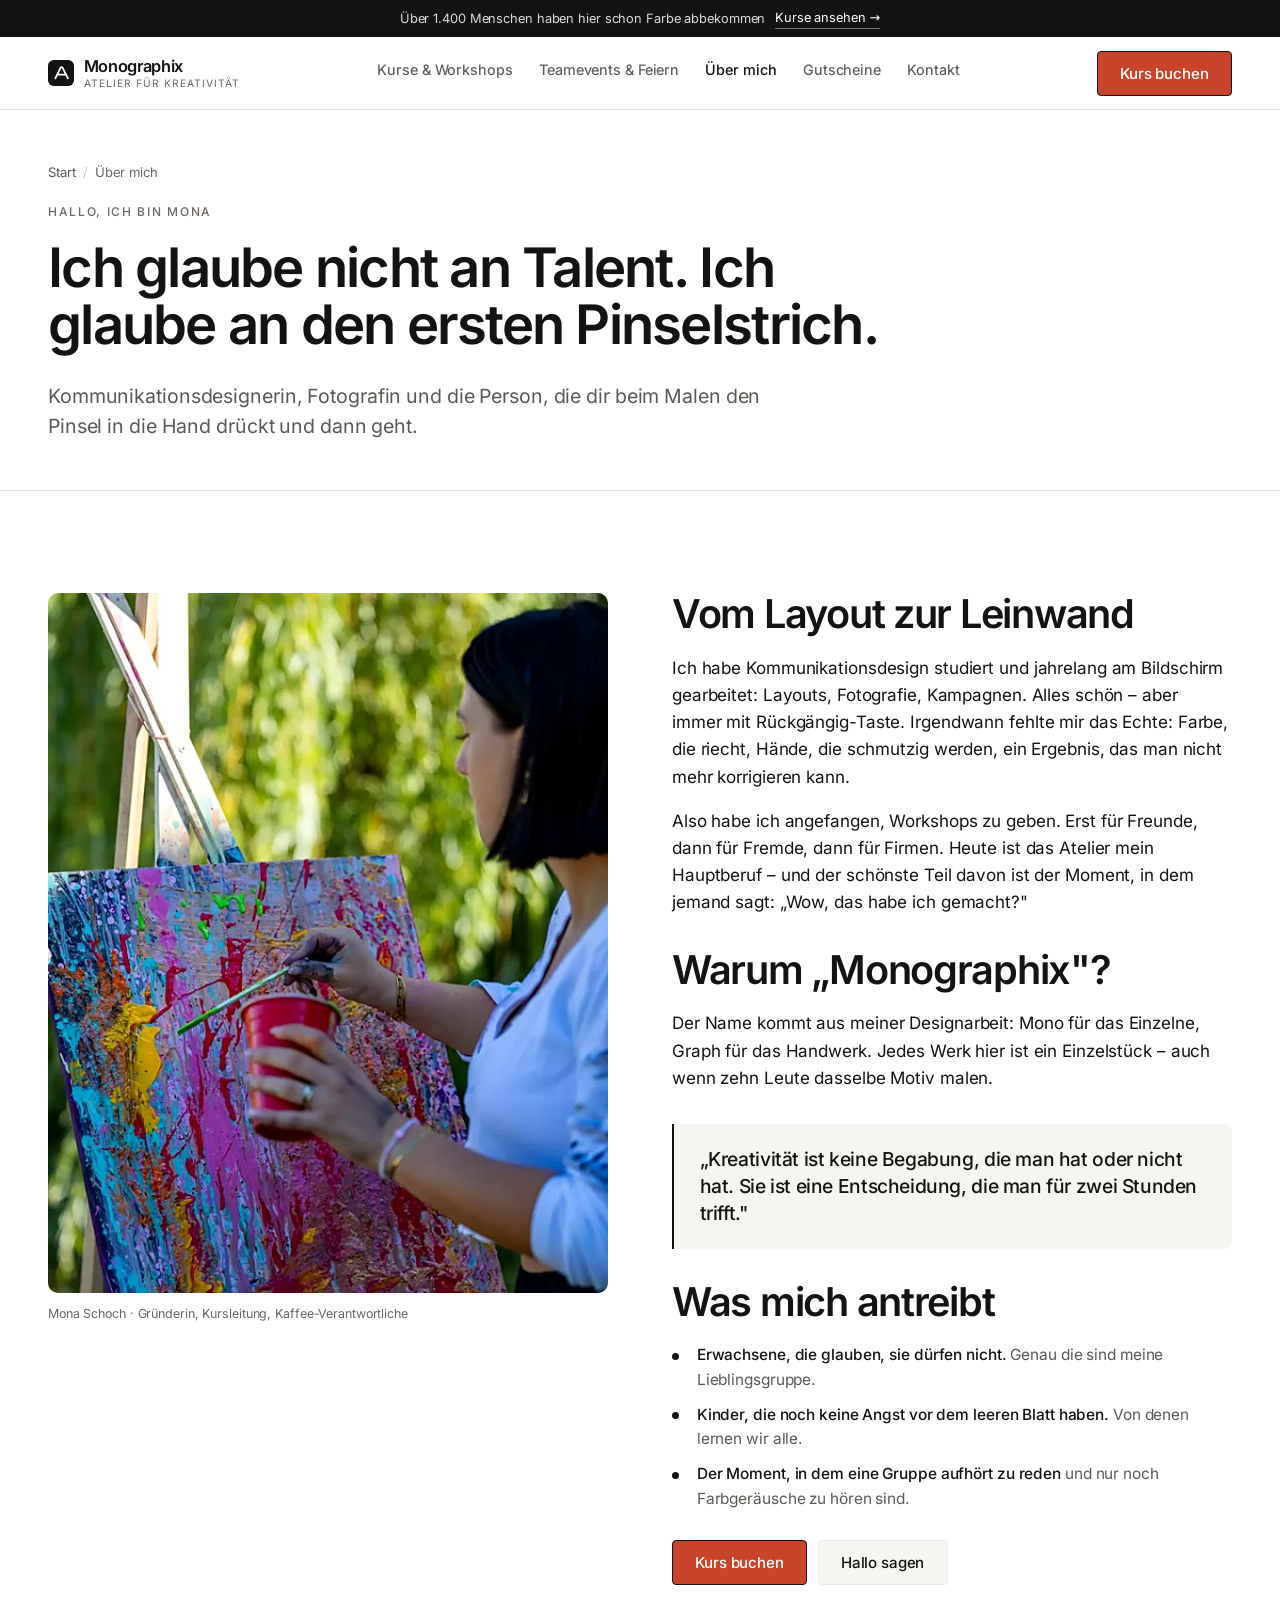
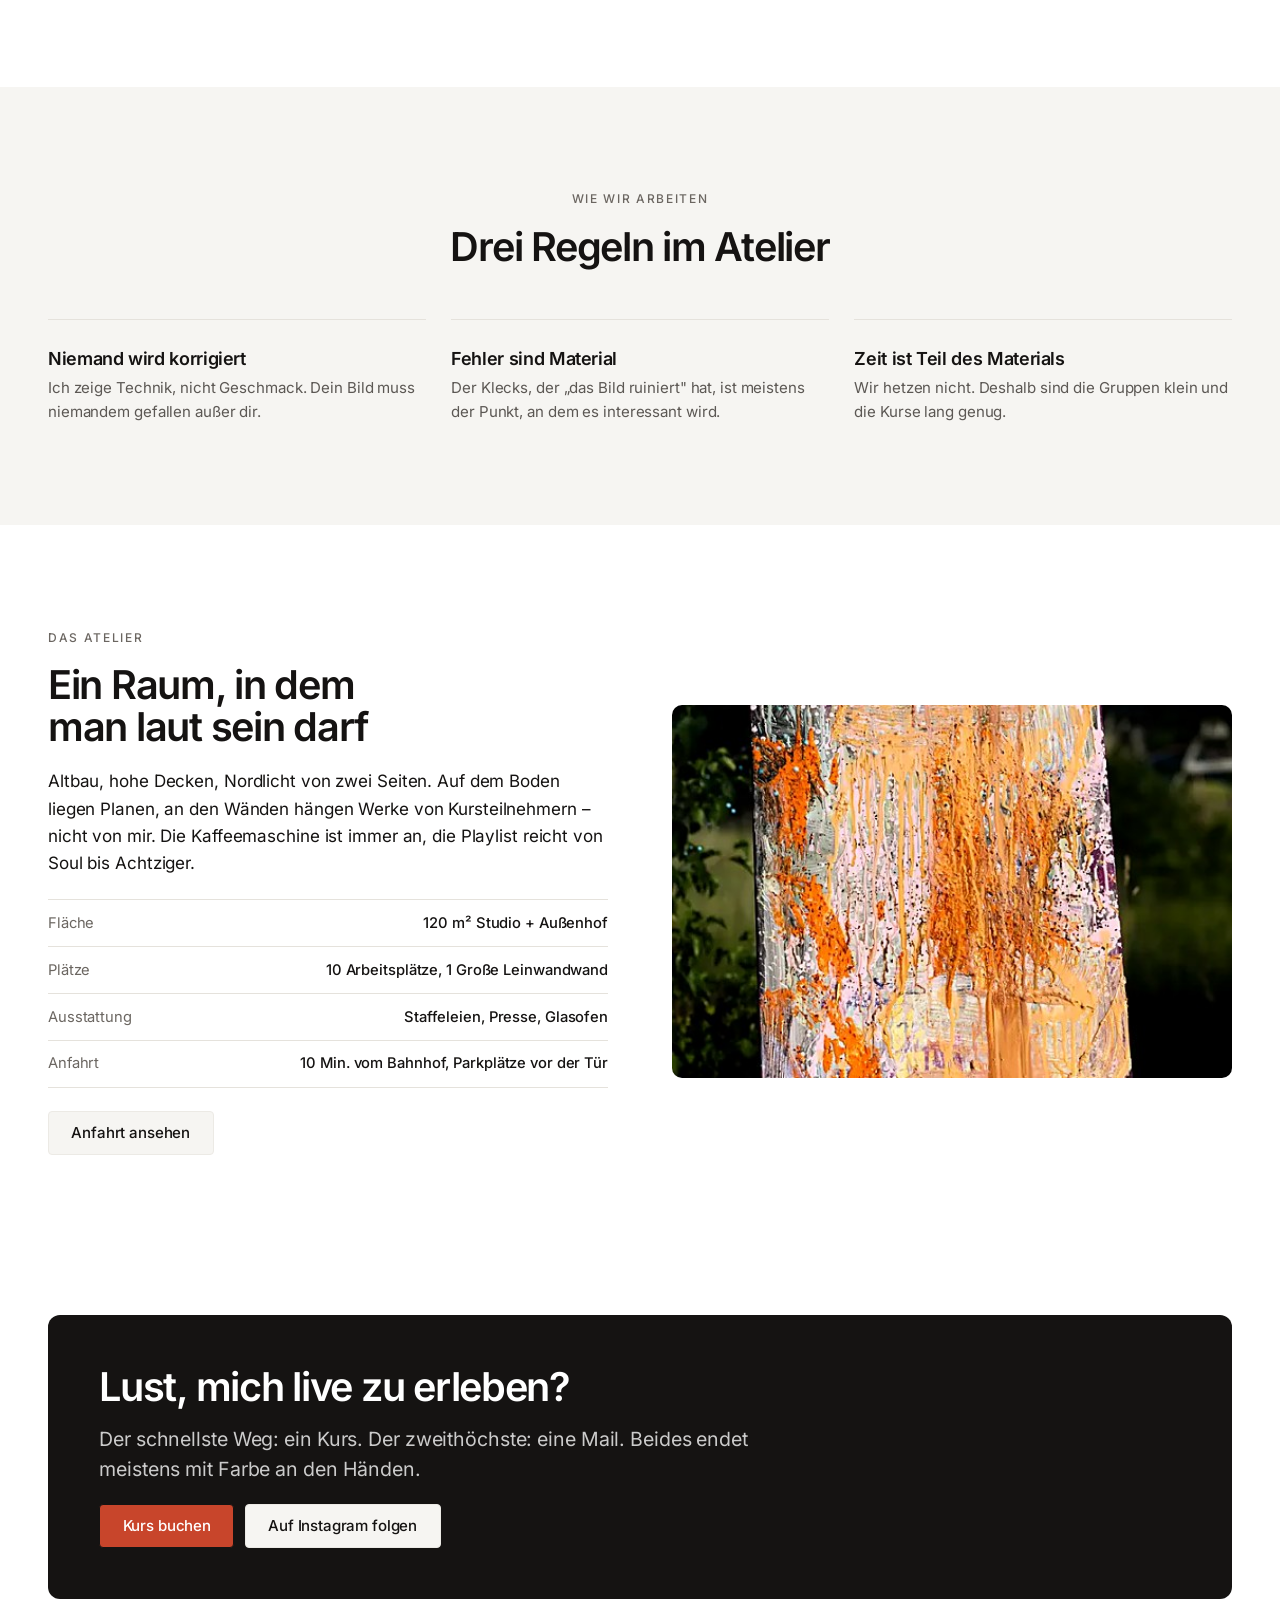
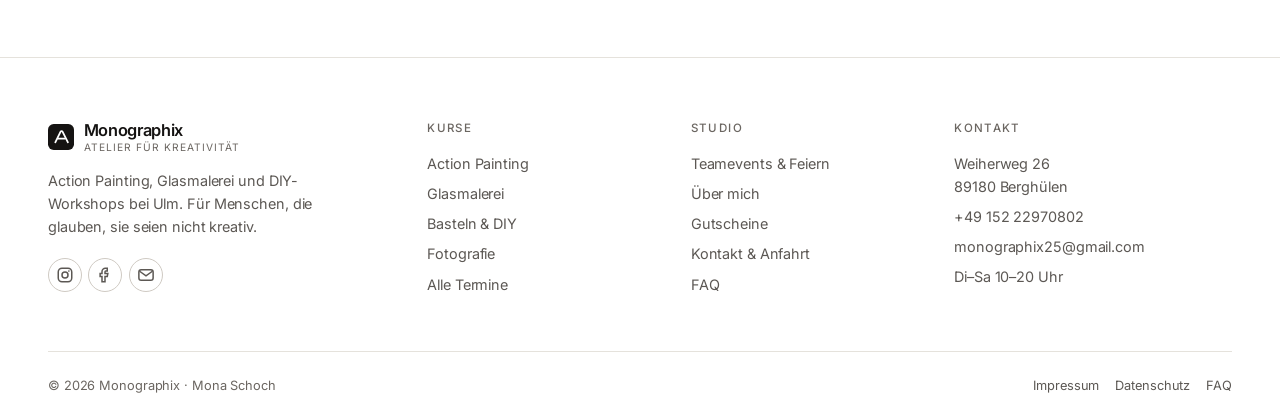
<file: ueber-mich.html>
<!DOCTYPE html>
<html lang="de">
<head>
<meta charset="utf-8">
<meta name="viewport" content="width=device-width, initial-scale=1">
<title>Über mich – Mona Schoch &amp; das Atelier | Monographix</title>
<meta name="description" content="Mona Schoch: Kommunikationsdesignerin, Fotografin und Gastgeberin im Atelier Monographix bei Ulm. Warum hier niemand „nicht kreativ" ist.">
<link rel="canonical" href="https://monographix25.github.io/monographix-website/ueber-mich.html">
<meta property="og:title" content="Über mich – Mona Schoch">
<meta property="og:description" content="Die Geschichte hinter dem Atelier: Farbe, Fotografie und die Überzeugung, dass Kreativität keine Begabung ist.">
<meta property="og:image" content="assets/img/photos/portrait.jpg">
<meta name="theme-color" content="#14100F">
<link rel="icon" href="assets/img/favicon.svg" type="image/svg+xml">
<link rel="stylesheet" href="assets/css/style.css">
<script>document.documentElement.classList.add("js");</script>

</head>
<body>
<a class="skip-link" href="#main">Zum Inhalt springen</a>

<div class="topbar">
  <div class="topbar__inner">
    <span class="topbar__spark" aria-hidden="true"></span>
    <span>Über 1.400 Menschen haben hier schon Farbe abbekommen</span>
    <a href="kurse.html">Kurse ansehen →</a>
  </div>
</div>

<header class="site-header">
  <div class="container">
    <nav class="nav" aria-label="Hauptnavigation">
      <a class="brand" href="index.html">
        <img class="brand__mark" src="assets/img/logo.svg" alt="" width="34" height="34">
        <span>Monographix<small>Atelier für Kreativität</small></span>
      </a>
      <ul class="nav__links" id="nav-links">
        <li><a href="kurse.html">Kurse &amp; Workshops</a></li>
        <li><a href="teamevents.html">Teamevents &amp; Feiern</a></li>
        <li><a href="ueber-mich.html" aria-current="page">Über mich</a></li>
        <li><a href="gutscheine.html">Gutscheine</a></li>
        <li><a href="kontakt.html">Kontakt</a></li>
      </ul>
      <div class="nav__cta">
        <a class="btn btn--accent" href="kurse.html#buchen">Kurs buchen</a>
        <button class="nav__toggle" type="button" aria-expanded="false" aria-controls="nav-links" aria-label="Menü öffnen"><span aria-hidden="true"></span></button>
      </div>
    </nav>
  </div>
</header>

<main id="main">

  <section class="page-head">
    <div class="container">
      <ol class="breadcrumb">
        <li><a href="index.html">Start</a></li>
        <li>Über mich</li>
      </ol>
      <p class="eyebrow">Hallo, ich bin Mona</p>
      <h1>Ich glaube nicht an Talent. Ich glaube an den ersten Pinselstrich.</h1>
      <p class="lead">Kommunikationsdesignerin, Fotografin und die Person, die dir beim Malen den Pinsel in die Hand drückt und dann geht.</p>
    </div>
  </section>

  <section class="section">
    <div class="container">
      <div class="split" style="align-items:start">
        <figure class="reveal" style="margin:0">
          <img src="assets/img/photos/portrait.jpg" alt="Mona Schoch im Atelier" width="595" height="744" style="width:100%;aspect-ratio:4/5;object-fit:cover;border-radius:10px;background:var(--paper-3)">
          <figcaption class="form-note" style="margin-top:.7rem">Mona Schoch · Gründerin, Kursleitung, Kaffee-Verantwortliche</figcaption>
        </figure>

        <div class="reveal">
          <h2>Vom Layout zur Leinwand</h2>
          <p>Ich habe Kommunikationsdesign studiert und jahrelang am Bildschirm gearbeitet: Layouts, Fotografie, Kampagnen. Alles schön – aber immer mit Rückgängig-Taste. Irgendwann fehlte mir das Echte: Farbe, die riecht, Hände, die schmutzig werden, ein Ergebnis, das man nicht mehr korrigieren kann.</p>
          <p>Also habe ich angefangen, Workshops zu geben. Erst für Freunde, dann für Fremde, dann für Firmen. Heute ist das Atelier mein Hauptberuf – und der schönste Teil davon ist der Moment, in dem jemand sagt: „Wow, das habe ich gemacht?"</p>

          <h2 style="margin-top:2rem">Warum „Monographix"?</h2>
          <p>Der Name kommt aus meiner Designarbeit: Mono für das Einzelne, Graph für das Handwerk. Jedes Werk hier ist ein Einzelstück – auch wenn zehn Leute dasselbe Motiv malen.</p>

          <blockquote style="margin:2rem 0;padding:1.4rem 1.6rem;border-left:2px solid var(--ink);background:var(--paper-2);border-radius:0 8px 8px 0;font-size:1.2rem;font-weight:500;line-height:1.4;letter-spacing:-0.02em">
            „Kreativität ist keine Begabung, die man hat oder nicht hat. Sie ist eine Entscheidung, die man für zwei Stunden trifft."
          </blockquote>

          <h2>Was mich antreibt</h2>
          <ul class="checklist">
            <li><strong>Erwachsene, die glauben, sie dürfen nicht.</strong> Genau die sind meine Lieblingsgruppe.</li>
            <li><strong>Kinder, die noch keine Angst vor dem leeren Blatt haben.</strong> Von denen lernen wir alle.</li>
            <li><strong>Der Moment, in dem eine Gruppe aufhört zu reden</strong> und nur noch Farbgeräusche zu hören sind.</li>
          </ul>

          <div class="btn-row" style="margin-top:1.8rem">
            <a class="btn btn--accent" href="kurse.html#buchen">Kurs buchen</a>
            <a class="btn btn--ghost" href="kontakt.html">Hallo sagen</a>
          </div>
        </div>
      </div>
    </div>
  </section>

  <!-- Werte -->
  <section class="section section--cream">
    <div class="container">
      <div class="section-head section-head--center reveal">
        <p class="eyebrow">Wie wir arbeiten</p>
        <h2>Drei Regeln im Atelier</h2>
      </div>
      <div class="grid grid-3">
        <div class="feature reveal">
          <div class="feature__icon" aria-hidden="true">1</div>
          <h3>Niemand wird korrigiert</h3>
          <p>Ich zeige Technik, nicht Geschmack. Dein Bild muss niemandem gefallen außer dir.</p>
        </div>
        <div class="feature reveal">
          <div class="feature__icon" aria-hidden="true">2</div>
          <h3>Fehler sind Material</h3>
          <p>Der Klecks, der „das Bild ruiniert" hat, ist meistens der Punkt, an dem es interessant wird.</p>
        </div>
        <div class="feature reveal">
          <div class="feature__icon" aria-hidden="true">3</div>
          <h3>Zeit ist Teil des Materials</h3>
          <p>Wir hetzen nicht. Deshalb sind die Gruppen klein und die Kurse lang genug.</p>
        </div>
      </div>
    </div>
  </section>

  <!-- Studio -->
  <section class="section">
    <div class="container">
      <div class="split">
        <div class="reveal">
          <p class="eyebrow">Das Atelier</p>
          <h2>Ein Raum, in dem man laut sein darf</h2>
          <p>Altbau, hohe Decken, Nordlicht von zwei Seiten. Auf dem Boden liegen Planen, an den Wänden hängen Werke von Kursteilnehmern – nicht von mir. Die Kaffeemaschine ist immer an, die Playlist reicht von Soul bis Achtziger.</p>
          <ul class="facts" style="margin-top:1.4rem;border-top:1px solid var(--line)">
            <li><span class="facts__k">Fläche</span><span class="facts__v">120 m² Studio + Außenhof</span></li>
            <li><span class="facts__k">Plätze</span><span class="facts__v">10 Arbeitsplätze, 1 Große Leinwandwand</span></li>
            <li><span class="facts__k">Ausstattung</span><span class="facts__v">Staffeleien, Presse, Glasofen</span></li>
            <li><span class="facts__k">Anfahrt</span><span class="facts__v">10 Min. vom Bahnhof, Parkplätze vor der Tür</span></li>
          </ul>
          <div class="btn-row" style="margin-top:1.4rem">
            <a class="btn btn--ghost" href="kontakt.html#anfahrt">Anfahrt ansehen</a>
          </div>
        </div>
        <figure class="reveal" style="margin:0">
          <img src="assets/img/photos/studio.jpg" alt="Blick ins Atelier mit Staffelei und Farben" width="530" height="354" loading="lazy" style="width:100%;aspect-ratio:3/2;object-fit:cover;border-radius:10px;background:var(--paper-3)">
        </figure>
      </div>
    </div>
  </section>

  <section class="section section--tight">
    <div class="container">
      <div class="cta-band reveal">
        <h2>Lust, mich live zu erleben?</h2>
        <p class="lead">Der schnellste Weg: ein Kurs. Der zweithöchste: eine Mail. Beides endet meistens mit Farbe an den Händen.</p>
        <div class="btn-row" style="margin-top:1.2rem">
          <a class="btn btn--yellow" href="kurse.html#buchen">Kurs buchen</a>
          <a class="btn btn--ghost" href="https://www.instagram.com/monographix_fotografie/" target="_blank" rel="noopener noreferrer">Auf Instagram folgen</a>
        </div>
      </div>
    </div>
  </section>

</main>

<footer class="site-footer">
  <div class="container">
    <div class="footer-grid">
      <div>
        <a class="brand" href="index.html">
          <img class="brand__mark" src="assets/img/logo.svg" alt="" width="34" height="34">
          <span>Monographix<small>Atelier für Kreativität</small></span>
        </a>
        <p style="max-width:34ch">Action Painting, Glasmalerei und DIY-Workshops bei Ulm. Für Menschen, die glauben, sie seien nicht kreativ.</p>
        <div class="social-row">
          <a href="https://www.instagram.com/monographix_fotografie/" target="_blank" rel="noopener noreferrer" aria-label="Instagram"><svg viewBox="0 0 24 24" width="18" height="18" fill="none" stroke="currentColor" stroke-width="2" aria-hidden="true"><rect x="3" y="3" width="18" height="18" rx="5"/><circle cx="12" cy="12" r="4"/><circle cx="17.2" cy="6.8" r="1.1" fill="currentColor" stroke="none"/></svg></a>
          <a href="https://www.facebook.com/mona.schoch/" target="_blank" rel="noopener noreferrer" aria-label="Facebook"><svg viewBox="0 0 24 24" width="18" height="18" fill="none" stroke="currentColor" stroke-width="2" aria-hidden="true"><path d="M15 3h-2.5A4.5 4.5 0 0 0 8 7.5V10H5.5v4H8v7h4v-7h3l.8-4H12V7.5c0-.6.4-1 1-1h2Z"/></svg></a>
          <a href="mailto:monographix25@gmail.com" aria-label="E-Mail schreiben"><svg viewBox="0 0 24 24" width="18" height="18" fill="none" stroke="currentColor" stroke-width="2" aria-hidden="true"><rect x="2.5" y="5" width="19" height="14" rx="3"/><path d="m3.5 7 8.5 6 8.5-6"/></svg></a>
        </div>
      </div>
      <div>
        <h3>Kurse</h3>
        <ul>
          <li><a href="action-painting.html">Action Painting</a></li>
          <li><a href="glasmalerei.html">Glasmalerei</a></li>
          <li><a href="basteln-diy.html">Basteln &amp; DIY</a></li>
          <li><a href="fotografie.html">Fotografie</a></li>
          <li><a href="kurse.html">Alle Termine</a></li>
        </ul>
      </div>
      <div>
        <h3>Studio</h3>
        <ul>
          <li><a href="teamevents.html">Teamevents &amp; Feiern</a></li>
          <li><a href="ueber-mich.html">Über mich</a></li>
          <li><a href="gutscheine.html">Gutscheine</a></li>
          <li><a href="kontakt.html">Kontakt &amp; Anfahrt</a></li>
          <li><a href="kontakt.html#faq">FAQ</a></li>
        </ul>
      </div>
      <div>
        <h3>Kontakt</h3>
        <ul>
          <li>Weiherweg 26<br>89180 Berghülen</li>
          <li><a href="tel:+4915222970802">+49 152 22970802</a></li>
          <li><a href="mailto:monographix25@gmail.com">monographix25@gmail.com</a></li>
          <li>Di–Sa 10–20 Uhr</li>
        </ul>
      </div>
    </div>
    <div class="footer-bottom">
      <span>© <span data-year>2026</span> Monographix · Mona Schoch</span>
      <div class="btn-row" style="gap:1rem">
        <a href="impressum.html">Impressum</a>
        <a href="datenschutz.html">Datenschutz</a>
        <a href="kontakt.html#faq">FAQ</a>
      </div>
    </div>
  </div>
</footer>

<div class="mobile-cta">
  <a class="btn btn--ghost" href="gutscheine.html">Gutschein</a>
  <a class="btn btn--accent" href="kurse.html#buchen">Kurs buchen</a>
</div>

<script src="assets/js/main.js" defer></script>
</body>
</html>
</file>
<file: assets/css/style.css>
@charset "UTF-8";
/* =========================================================
   MONOGRAPHIX – Atelier für Action Painting & Kunstworkshops
   Designsystem 2.0 – reduziert, editorial, hell

   1. Schriften
   2. Tokens
   3. Basis
   4. Layout
   5. Buttons & Labels
   6. Header
   7. Hero
   8. Sektionen & Karten
   9. Kurse
  10. Instagram
  11. Stimmen
  12. Formulare, Kalender, FAQ
  13. Footer
  14. Utilities & Motion
   ========================================================= */

/* ---------- 1. Schriften ---------- */
@font-face {
  font-family: "Inter";
  src: url("../fonts/inter-latin.woff2") format("woff2");
  font-weight: 400 700;
  font-style: normal;
  font-display: swap;
  unicode-range: U+0000-00FF, U+0131, U+0152-0153, U+02BB-02BC, U+02C6, U+02DA,
    U+02DC, U+0304, U+0308, U+0329, U+2000-206F, U+20AC, U+2122, U+2191, U+2193,
    U+2212, U+2215, U+FEFF, U+FFFD;
}
@font-face {
  font-family: "Inter";
  src: url("../fonts/inter-latin-ext.woff2") format("woff2");
  font-weight: 400 700;
  font-style: normal;
  font-display: swap;
  unicode-range: U+0100-02BA, U+02BD-02C5, U+02C7-02CC, U+02CE-02D7, U+02DD-02FF,
    U+0304, U+0308, U+0329, U+1D00-1DBF, U+1E00-1E9F, U+1EF2-1EFF, U+2020,
    U+20A0-20AB, U+20AD-20C4, U+2113, U+2C60-2C7F, U+A720-A7FF;
}

/* ---------- 2. Tokens ---------- */
:root {
  --ink: #151312;
  --ink-soft: #5c5854;
  --muted: #6b6661;
  --paper: #ffffff;
  --paper-2: #f6f5f2;
  --paper-3: #eceae5;
  --line: #e5e2dc;
  --line-strong: #cfcac3;
  --accent: #c8452b;

  --font-body: "Inter", "Segoe UI", system-ui, -apple-system, sans-serif;

  --radius-s: 4px;
  --radius: 8px;
  --radius-l: 12px;
  --maxw: 1280px;
  --gutter: clamp(1.25rem, 4vw, 3rem);
  --section-y: clamp(4rem, 8vw, 7.5rem);
}

/* ---------- 3. Basis ---------- */
*,
*::before,
*::after {
  box-sizing: border-box;
}
html {
  -webkit-text-size-adjust: 100%;
  scroll-behavior: smooth;
  scroll-padding-top: 96px;
  overflow-x: clip;
}
body {
  margin: 0;
  background: var(--paper);
  color: var(--ink);
  font-family: var(--font-body);
  font-size: clamp(1rem, 0.2vw + 0.96rem, 1.0625rem);
  line-height: 1.6;
  font-weight: 400;
  -webkit-font-smoothing: antialiased;
  overflow-x: hidden;
  letter-spacing: -0.006em;
}
img,
svg,
video {
  max-width: 100%;
  display: block;
}
img {
  height: auto;
}
h1,
h2,
h3,
h4 {
  font-weight: 600;
  line-height: 1.06;
  letter-spacing: -0.032em;
  margin: 0 0 0.5em;
  text-wrap: balance;
}
h1 {
  font-size: clamp(2.35rem, 5.4vw, 4.15rem);
  font-weight: 600;
}
h2 {
  font-size: clamp(1.75rem, 3.1vw, 2.65rem);
}
h3 {
  font-size: clamp(1.12rem, 1vw, 1.28rem);
  line-height: 1.2;
  letter-spacing: -0.02em;
}
p {
  margin: 0 0 1em;
  text-wrap: pretty;
}
a {
  color: inherit;
  text-decoration-thickness: 1px;
  text-underline-offset: 0.18em;
}
a:hover {
  text-decoration-color: var(--ink);
}
ul,
ol {
  margin: 0 0 1em;
  padding-left: 1.05em;
}
li {
  margin-bottom: 0.45em;
}
::selection {
  background: var(--ink);
  color: var(--paper);
}
:focus-visible {
  outline: 2px solid var(--ink);
  outline-offset: 3px;
  border-radius: 2px;
}
.skip-link {
  position: absolute;
  left: 1rem;
  top: -100px;
  z-index: 999;
  background: var(--ink);
  color: var(--paper);
  padding: 0.7rem 1.1rem;
  border-radius: 0 0 6px 6px;
}
.skip-link:focus {
  top: 0;
}

/* ---------- 4. Layout ---------- */
.container {
  width: 100%;
  max-width: var(--maxw);
  margin-inline: auto;
  padding-inline: var(--gutter);
}
.container--narrow {
  max-width: 780px;
}
.section {
  padding-block: var(--section-y);
  position: relative;
}
.section--tight {
  padding-block: clamp(2.5rem, 4.5vw, 4rem);
}
.section--cream {
  background: var(--paper-2);
}
.section--dark {
  background: var(--ink);
  color: var(--paper);
}
.section--dark p,
.section--dark .lead {
  color: rgba(255, 255, 255, 0.72);
}
.eyebrow {
  display: block;
  font-size: 0.75rem;
  font-weight: 500;
  letter-spacing: 0.14em;
  text-transform: uppercase;
  color: var(--muted);
  margin-bottom: 1.1rem;
}
.section--dark .eyebrow {
  color: rgba(255, 255, 255, 0.55);
}
.lead {
  font-size: clamp(1.05rem, 0.45vw + 1rem, 1.22rem);
  color: var(--ink-soft);
  max-width: 60ch;
  line-height: 1.55;
}
.section-head {
  max-width: 720px;
  margin-bottom: clamp(2.25rem, 4vw, 3.5rem);
}
.section-head--center {
  margin-inline: auto;
  text-align: center;
}
.section-head--center .lead {
  margin-inline: auto;
}
.section-head--row {
  display: flex;
  align-items: flex-end;
  justify-content: space-between;
  gap: 2rem;
  max-width: none;
}
@media (max-width: 760px) {
  .section-head--row {
    flex-direction: column;
    align-items: flex-start;
    gap: 1rem;
  }
}
.grid {
  display: grid;
  gap: clamp(1rem, 2vw, 1.75rem);
  align-items: stretch;
}
.grid-2 {
  grid-template-columns: repeat(auto-fit, minmax(min(100%, 320px), 1fr));
}
.grid-3 {
  grid-template-columns: repeat(auto-fit, minmax(min(100%, 280px), 1fr));
}
.grid-4 {
  grid-template-columns: repeat(4, minmax(0, 1fr));
}
@media (max-width: 1000px) {
  .grid-4 {
    grid-template-columns: repeat(2, minmax(0, 1fr));
  }
}
@media (max-width: 560px) {
  .grid-4 {
    grid-template-columns: 1fr;
  }
}
.split {
  display: grid;
  grid-template-columns: 1fr 1fr;
  gap: clamp(2rem, 5vw, 5rem);
  align-items: center;
}
.split > * {
  min-width: 0;
}
@media (max-width: 880px) {
  .split {
    grid-template-columns: 1fr;
  }
}
@media (min-width: 881px) {
  .split--offset {
    grid-template-columns: 0.9fr 1.1fr;
  }
}
.divider {
  height: 1px;
  background: var(--line);
  border: 0;
  margin: 0;
}

/* ---------- 5. Buttons & Labels ---------- */
.btn {
  --btn-bg: var(--accent);
  --btn-fg: #fff;
  display: inline-flex;
  align-items: center;
  justify-content: center;
  gap: 0.5rem;
  padding: 0.85rem 1.4rem;
  font-family: var(--font-body);
  font-size: 0.94rem;
  font-weight: 500;
  letter-spacing: -0.01em;
  line-height: 1;
  color: var(--btn-fg);
  background: var(--btn-bg);
  border: 1px solid var(--ink);
  border-radius: var(--radius-s);
  text-decoration: none;
  cursor: pointer;
  transition: background 0.18s ease, color 0.18s ease, border-color 0.18s ease;
}
.btn:hover {
  --btn-bg: #a5371f;
  border-color: #a5371f;
}
.btn:active {
  transform: translateY(1px);
}
.btn--ghost {
  --btn-bg: var(--paper-2);
  --btn-fg: var(--ink);
  border-color: var(--paper-3);
}
.btn--ghost:hover {
  --btn-bg: var(--paper-3);
  --btn-fg: var(--ink);
  border-color: var(--line-strong);
}
.btn--ghost[aria-pressed="true"] {
  --btn-bg: var(--ink);
  --btn-fg: #fff;
  border-color: var(--ink);
}
.btn--accent,
.btn--yellow {
  --btn-bg: var(--accent);
  --btn-fg: #fff;
}
.section--dark .btn {
  --btn-bg: #fff;
  --btn-fg: var(--ink);
  border-color: #fff;
}
.section--dark .btn:hover {
  --btn-bg: rgba(255, 255, 255, 0.86);
}
.section--dark .btn--ghost {
  --btn-bg: transparent;
  --btn-fg: #fff;
  border-color: rgba(255, 255, 255, 0.35);
}
.section--dark .btn--ghost:hover {
  --btn-bg: rgba(255, 255, 255, 0.08);
  border-color: #fff;
}
.btn--lg {
  padding: 1.05rem 1.8rem;
  font-size: 1rem;
}
.btn--block {
  width: 100%;
}
.btn-row {
  display: flex;
  flex-wrap: wrap;
  gap: 0.65rem;
  align-items: center;
}
.badge {
  display: inline-flex;
  align-items: center;
  align-self: flex-start;
  gap: 0.35rem;
  padding: 0.28rem 0.6rem;
  font-size: 0.7rem;
  font-weight: 500;
  letter-spacing: 0.08em;
  text-transform: uppercase;
  border-radius: 2px;
  background: var(--paper);
  color: var(--ink);
  border: 1px solid var(--line-strong);
}
.badge--pink,
.badge--teal {
  background: var(--ink);
  color: #fff;
  border-color: var(--ink);
}
.badge--outline {
  background: transparent;
}
.tag {
  display: inline-block;
  padding: 0.22rem 0.55rem;
  font-size: 0.76rem;
  font-weight: 500;
  border-radius: 2px;
  background: var(--paper-3);
  color: var(--ink-soft);
  white-space: nowrap;
}

/* ---------- 6. Header ---------- */
.topbar {
  background: var(--ink);
  color: rgba(255, 255, 255, 0.85);
  font-size: 0.8rem;
}
.topbar__inner {
  display: flex;
  align-items: center;
  justify-content: center;
  gap: 0.6rem;
  padding: 0.5rem var(--gutter);
  text-align: center;
  flex-wrap: wrap;
}
.topbar a {
  color: #fff;
  text-decoration: none;
  border-bottom: 1px solid rgba(255, 255, 255, 0.4);
}
.topbar a:hover {
  border-color: #fff;
}
.topbar__spark {
  display: none;
}
.site-header {
  position: sticky;
  top: 0;
  z-index: 100;
  background: rgba(255, 255, 255, 0.92);
  backdrop-filter: blur(12px);
  border-bottom: 1px solid var(--line);
}
.site-header.is-stuck {
  border-bottom-color: var(--line-strong);
}
.nav {
  display: flex;
  align-items: center;
  justify-content: space-between;
  gap: 1.5rem;
  min-height: 72px;
}
.brand {
  display: inline-flex;
  align-items: center;
  gap: 0.6rem;
  font-size: 1.02rem;
  font-weight: 600;
  letter-spacing: -0.02em;
  text-decoration: none;
  color: var(--ink);
  flex: none;
  line-height: 1.1;
}
.brand__mark {
  width: 26px;
  height: 26px;
  flex: none;
}
.brand small {
  display: block;
  font-size: 0.64rem;
  font-weight: 400;
  letter-spacing: 0.1em;
  text-transform: uppercase;
  color: var(--muted);
  margin-top: 2px;
}
.nav__links {
  display: flex;
  align-items: center;
  gap: 0.15rem;
  list-style: none;
  margin: 0;
  padding: 0;
}
.nav__links a {
  display: block;
  padding: 0.5rem 0.75rem;
  font-size: 0.9rem;
  font-weight: 450;
  text-decoration: none;
  color: var(--ink-soft);
  border-radius: var(--radius-s);
  transition: color 0.15s ease, background 0.15s ease;
}
.nav__links a:hover {
  color: var(--ink);
  background: var(--paper-2);
}
.nav__links a[aria-current="page"] {
  color: var(--ink);
  font-weight: 500;
}
.nav__cta {
  display: flex;
  align-items: center;
  gap: 0.6rem;
  flex: none;
}
.nav__toggle {
  display: none;
  width: 40px;
  height: 40px;
  border: 1px solid var(--line-strong);
  border-radius: var(--radius-s);
  background: transparent;
  cursor: pointer;
  padding: 0;
  place-items: center;
}
.nav__toggle span,
.nav__toggle::before,
.nav__toggle::after {
  content: "";
  display: block;
  width: 16px;
  height: 1.5px;
  background: var(--ink);
  border-radius: 1px;
  transition: transform 0.2s ease, opacity 0.2s ease;
}
.nav__toggle span {
  margin: 4px auto;
}
.nav__toggle::before,
.nav__toggle::after {
  margin-inline: auto;
}
@media (max-width: 1040px) {
  .nav__links {
    display: none;
  }
  .nav__toggle {
    display: grid;
  }
  .nav__cta .btn {
    display: none;
  }
}
body.nav-open .nav__links {
  display: flex;
  position: absolute;
  left: var(--gutter);
  right: var(--gutter);
  top: calc(100% + 8px);
  flex-direction: column;
  align-items: stretch;
  gap: 0;
  padding: 0.5rem;
  background: var(--paper);
  border: 1px solid var(--line);
  border-radius: var(--radius);
  box-shadow: 0 24px 48px -24px rgba(0, 0, 0, 0.28);
}
body.nav-open .nav__links a {
  padding: 0.8rem 0.75rem;
  font-size: 1rem;
}

/* ---------- 7. Hero ---------- */
.hero {
  position: relative;
  padding-block: clamp(2.5rem, 5vw, 4.5rem) clamp(3rem, 6vw, 5.5rem);
  border-bottom: 1px solid var(--line);
}
.hero__bg {
  display: none;
}
.hero__sticker {
  display: none;
}
.hero__inner {
  max-width: none;
  display: grid;
  grid-template-columns: 1.12fr 0.88fr;
  gap: clamp(2rem, 5vw, 5rem);
  align-items: center;
}
.hero__actions .btn {
  padding-inline: 1.25rem;
  font-size: 0.93rem;
}
.hero__copy {
  max-width: 33rem;
}
.hero h1 {
  margin-bottom: 0.35em;
}
.hero h1 em {
  font-style: normal;
}
.hero .lead {
  font-size: clamp(1.05rem, 0.5vw + 0.98rem, 1.25rem);
  max-width: 42ch;
}
.hero__actions {
  margin-top: 2rem;
}
.hero__media {
  position: relative;
  margin: 0;
}
.hero__media img {
  width: 100%;
  aspect-ratio: 4 / 5;
  max-height: min(76vh, 740px);
  object-fit: cover;
  border-radius: var(--radius-l);
  background: var(--paper-3);
}
.hero__media figcaption {
  display: flex;
  justify-content: space-between;
  gap: 1rem;
  margin-top: 0.75rem;
  font-size: 0.78rem;
  color: var(--muted);
}
.hero__proof {
  display: flex;
  flex-wrap: wrap;
  align-items: center;
  gap: 1.6rem;
  margin-top: 2.4rem;
  padding-top: 1.5rem;
  border-top: 1px solid var(--line);
  max-width: 34rem;
}
.hero__proof-item {
  display: flex;
  align-items: center;
  gap: 0.5rem;
  font-size: 0.85rem;
  color: var(--ink-soft);
}
.hero__proof-item svg {
  width: 16px;
  height: 16px;
  flex: none;
  color: var(--ink);
}
.stars {
  display: inline-flex;
  gap: 1px;
  color: var(--ink);
  font-size: 0.85rem;
  letter-spacing: 0.08em;
}
@media (max-width: 880px) {
  .hero__inner {
    grid-template-columns: 1fr;
    gap: 2.5rem;
  }
  .hero__copy {
    max-width: none;
  }
  .hero__media img {
    aspect-ratio: 4 / 3;
  }
}

/* ---------- 8. Sektionen & Karten ---------- */
.marquee {
  display: none;
}
.card {
  position: relative;
  display: flex;
  flex-direction: column;
  height: 100%;
  background: var(--paper);
  border: 1px solid var(--line);
  border-radius: var(--radius-l);
  overflow: hidden;
  transition: border-color 0.25s ease, transform 0.25s ease;
}
.card:hover {
  border-color: var(--line-strong);
}
.card__media {
  position: relative;
  aspect-ratio: 3 / 4;
  overflow: hidden;
  background: var(--paper-3);
}
.card__media img {
  width: 100%;
  height: 100%;
  object-fit: cover;
  transition: transform 0.7s cubic-bezier(0.2, 0.6, 0.2, 1);
}
.card:hover .card__media img {
  transform: scale(1.03);
}
.card__media .badge {
  position: absolute;
  top: 0.85rem;
  left: 0.85rem;
  background: rgba(255, 255, 255, 0.94);
  color: var(--ink);
  border-color: transparent;
  backdrop-filter: blur(4px);
}
.card__media .badge--pink {
  background: var(--accent);
  color: #fff;
  border-color: transparent;
}
.card__media .badge--teal {
  background: var(--ink);
  color: #fff;
  border-color: transparent;
}
.card__body {
  display: flex;
  flex-direction: column;
  gap: 0.5rem;
  padding: 1.5rem 1.5rem 1.6rem;
  flex: 1;
}
.card__body h3 {
  margin: 0;
}
.card__body p {
  margin: 0;
  color: var(--ink-soft);
  font-size: 0.95rem;
  line-height: 1.55;
}
.card__meta {
  display: flex;
  flex-wrap: wrap;
  gap: 0.4rem;
  margin-top: auto;
  padding-top: 1rem;
}
.card__link {
  display: inline-flex;
  align-items: center;
  gap: 0.35rem;
  margin-top: 1.1rem;
  font-weight: 500;
  font-size: 0.92rem;
  text-decoration: underline;
  text-decoration-color: var(--line-strong);
  text-underline-offset: 4px;
  color: var(--ink);
  align-self: flex-start;
}
.card__link::after {
  content: "\2192";
  text-decoration: none;
  transition: transform 0.2s ease;
}
.card:hover .card__link::after {
  transform: translateX(3px);
}
.card--flat {
  background: var(--paper);
}
.card--flat:hover {
  border-color: var(--line-strong);
}
.feature {
  padding: 1.75rem 0 0;
  border-top: 1px solid var(--line);
}
.feature__icon {
  display: none;
}
.feature h3 {
  margin-bottom: 0.4rem;
}
.feature p {
  margin: 0;
  font-size: 0.94rem;
  color: var(--ink-soft);
  line-height: 1.55;
}
.grid-4 .feature {
  padding-top: 1.5rem;
}
.stat-row {
  display: grid;
  grid-template-columns: repeat(auto-fit, minmax(150px, 1fr));
  gap: 2rem;
  padding-block: 0.5rem;
}
.stat b {
  display: block;
  font-size: clamp(2rem, 4vw, 2.75rem);
  font-weight: 500;
  letter-spacing: -0.04em;
  line-height: 1;
  margin-bottom: 0.4rem;
}
.stat span {
  font-size: 0.78rem;
  letter-spacing: 0.06em;
  text-transform: uppercase;
  color: var(--muted);
}
.section--dark .stat span {
  color: rgba(255, 255, 255, 0.6);
}
.section--dark .stat b {
  color: #fff;
}

/* ---------- 9. Kurse ---------- */
.page-head {
  padding-block: clamp(2rem, 4vw, 3.25rem) clamp(2rem, 4vw, 3rem);
  background: var(--paper);
  border-bottom: 1px solid var(--line);
}
.page-head h1 {
  font-size: clamp(2.1rem, 4.4vw, 3.4rem);
  margin-top: 0.5rem;
}
.page-head .lead {
  margin-bottom: 0;
}
.breadcrumb {
  display: flex;
  flex-wrap: wrap;
  gap: 0.45rem;
  font-size: 0.82rem;
  color: var(--muted);
  margin: 0 0 1.2rem;
  list-style: none;
  padding: 0;
}
.breadcrumb li {
  margin: 0;
}
.breadcrumb li + li::before {
  content: "/";
  margin-right: 0.45rem;
  color: var(--line-strong);
}
.breadcrumb a {
  text-decoration: none;
  color: var(--ink-soft);
}
.breadcrumb a:hover {
  color: var(--ink);
  text-decoration: underline;
}
.course-detail {
  display: grid;
  grid-template-columns: 1.2fr 0.8fr;
  gap: clamp(2rem, 4vw, 4rem);
  align-items: start;
}
@media (max-width: 920px) {
  .course-detail {
    grid-template-columns: 1fr;
  }
}
.course-figure {
  border-radius: var(--radius-l);
  overflow: hidden;
  margin: 0 0 2rem;
  background: var(--paper-3);
  max-width: 560px;
}
.course-figure img {
  width: 100%;
  aspect-ratio: 3 / 4;
  object-fit: cover;
}
.facts {
  list-style: none;
  padding: 0;
  margin: 0;
  border-top: 1px solid var(--line);
}
.facts li {
  display: flex;
  justify-content: space-between;
  gap: 1rem;
  padding: 0.7rem 0;
  border-bottom: 1px solid var(--line);
  font-size: 0.92rem;
  margin: 0;
}
.facts__k {
  color: var(--muted);
}
.facts__v {
  font-weight: 500;
  text-align: right;
}
.price-block {
  padding: 1.5rem;
  border: 1px solid var(--line-strong);
  border-radius: var(--radius);
  background: var(--paper);
}
.price-block .price {
  font-size: 2.35rem;
  font-weight: 500;
  letter-spacing: -0.04em;
  line-height: 1;
}
.price-block .price small {
  font-size: 0.82rem;
  font-weight: 400;
  letter-spacing: 0;
  color: var(--muted);
}
.price-block ul {
  list-style: none;
  padding: 0;
  margin: 1.2rem 0 1.4rem;
  font-size: 0.91rem;
  color: var(--ink-soft);
}
.price-block li {
  padding-left: 1.3rem;
  position: relative;
  margin-bottom: 0.35rem;
}
.price-block li::before {
  content: "\2013";
  position: absolute;
  left: 0;
  color: var(--muted);
}
.sidebar-card {
  padding: 1.5rem;
  border: 1px solid var(--line);
  border-radius: var(--radius);
  background: var(--paper);
}
.sidebar-card + .sidebar-card {
  margin-top: 1rem;
}
.checklist {
  list-style: none;
  padding: 0;
  margin: 0;
}
.checklist li {
  position: relative;
  padding-left: 1.55rem;
  margin-bottom: 0.65rem;
  font-size: 0.96rem;
  color: var(--ink-soft);
}
.checklist li::before {
  content: "";
  position: absolute;
  left: 0;
  top: 0.62em;
  width: 7px;
  height: 7px;
  border-radius: 50%;
  background: var(--ink);
}
.checklist strong {
  color: var(--ink);
  font-weight: 500;
}

/* ---------- 10. Instagram ---------- */
.ig__shell {
  border: 1px solid var(--line);
  border-radius: var(--radius-l);
  padding: clamp(1rem, 2vw, 1.5rem);
  background: var(--paper);
}
.ig__head {
  display: flex;
  flex-wrap: wrap;
  align-items: center;
  gap: 1rem;
  margin-bottom: 1.25rem;
}
.ig__avatar {
  width: 44px;
  height: 44px;
  border-radius: 50%;
  border: 1px solid var(--line-strong);
  background: var(--paper-2);
  display: grid;
  place-items: center;
  flex: none;
  font-weight: 500;
  color: var(--ink-soft);
  font-size: 1rem;
  overflow: hidden;
}
.ig__who {
  line-height: 1.35;
  flex: 1;
  min-width: 160px;
}
.ig__who b {
  display: block;
  font-weight: 500;
  font-size: 0.98rem;
}
.ig__who span {
  font-size: 0.84rem;
  color: var(--muted);
}
.ig__grid {
  display: grid;
  grid-auto-flow: column;
  grid-auto-columns: minmax(200px, 1fr);
  gap: 0.75rem;
  overflow-x: auto;
  scroll-snap-type: x mandatory;
  padding-bottom: 0.5rem;
  scrollbar-width: thin;
  scrollbar-color: var(--line-strong) transparent;
}
.ig__grid::-webkit-scrollbar {
  height: 6px;
}
.ig__grid::-webkit-scrollbar-thumb {
  background: var(--line-strong);
  border-radius: 99px;
}
.ig__item {
  position: relative;
  scroll-snap-align: start;
  border-radius: var(--radius);
  overflow: hidden;
  aspect-ratio: 1;
  background: var(--paper-3);
  display: block;
}
.ig__item.tall {
  aspect-ratio: 4 / 5;
}
.ig__item img {
  width: 100%;
  height: 100%;
  object-fit: cover;
  transition: transform 0.6s ease;
}
.ig__item:hover img {
  transform: scale(1.04);
}
.ig__item::after {
  display: none;
}
.ig__slider-nav {
  display: flex;
  gap: 0.4rem;
}
.slider-btn {
  width: 38px;
  height: 38px;
  display: grid;
  place-items: center;
  border-radius: 50%;
  border: 1px solid var(--line-strong);
  background: var(--paper);
  cursor: pointer;
  font-size: 0.9rem;
  line-height: 1;
  color: var(--ink);
  transition: border-color 0.15s ease, background 0.15s ease;
}
.slider-btn:hover {
  border-color: var(--ink);
  background: var(--paper-2);
}
.slider-btn:disabled {
  opacity: 0.3;
  cursor: not-allowed;
}
.ig__consent {
  display: flex;
  flex-wrap: wrap;
  align-items: center;
  gap: 1rem;
  margin-top: 1.25rem;
  padding-top: 1.1rem;
  border-top: 1px solid var(--line);
  font-size: 0.84rem;
  color: var(--muted);
}
.ig__consent p {
  margin: 0;
  flex: 1 1 320px;
}
.ig__frame {
  margin-top: 1.2rem;
  border-radius: var(--radius);
  overflow: hidden;
  border: 1px solid var(--line);
  background: var(--paper-2);
  min-height: 380px;
}
.ig__frame iframe {
  width: 100%;
  height: 420px;
  border: 0;
  display: block;
}

/* ---------- 11. Stimmen ---------- */
.quote-grid {
  display: grid;
  grid-template-columns: repeat(3, minmax(0, 1fr));
  gap: clamp(1.5rem, 3vw, 3rem);
}
@media (max-width: 900px) {
  .quote-grid {
    grid-template-columns: 1fr;
    gap: 2rem;
  }
}
.quote {
  display: flex;
  flex-direction: column;
  gap: 1rem;
  padding: 0;
  margin: 0;
  border-top: 1px solid var(--line);
  padding-top: 1.5rem;
}
.quote p {
  margin: 0;
  font-size: 1rem;
  line-height: 1.6;
  color: var(--ink);
}
.quote__person {
  display: flex;
  align-items: center;
  gap: 0.7rem;
  margin-top: auto;
  padding-top: 0.5rem;
}
.quote__avatar {
  width: 34px;
  height: 34px;
  border-radius: 50%;
  display: grid;
  place-items: center;
  font-weight: 500;
  font-size: 0.76rem;
  background: var(--paper-3);
  color: var(--ink-soft);
  flex: none;
}
.quote__person b {
  display: block;
  font-size: 0.88rem;
  font-weight: 500;
}
.quote__person span {
  font-size: 0.78rem;
  color: var(--muted);
}
.section--dark .quote {
  border-color: rgba(255, 255, 255, 0.16);
}
.section--dark .quote p {
  color: #fff;
}
.section--dark .quote__avatar {
  background: rgba(255, 255, 255, 0.12);
  color: #fff;
}

/* ---------- 12. Formulare, Kalender, FAQ ---------- */
.form {
  display: grid;
  gap: 1rem;
}
.form-grid {
  display: grid;
  grid-template-columns: 1fr 1fr;
  gap: 1rem;
}
@media (max-width: 620px) {
  .form-grid {
    grid-template-columns: 1fr;
  }
}
.field {
  display: grid;
  gap: 0.3rem;
}
.field label {
  font-size: 0.82rem;
  font-weight: 500;
  color: var(--ink-soft);
}
.field .hint {
  font-size: 0.76rem;
  color: var(--muted);
}
.field input,
.field select,
.field textarea {
  width: 100%;
  padding: 0.72rem 0.8rem;
  font: inherit;
  font-size: 0.94rem;
  color: var(--ink);
  background: var(--paper);
  border: 1px solid var(--line-strong);
  border-radius: var(--radius-s);
  transition: border-color 0.15s ease, box-shadow 0.15s ease;
}
.field input:focus,
.field select:focus,
.field textarea:focus {
  outline: none;
  border-color: var(--ink);
  box-shadow: 0 0 0 3px rgba(21, 19, 18, 0.08);
}
.field textarea {
  min-height: 120px;
  resize: vertical;
}
.field--full {
  grid-column: 1 / -1;
}
.check {
  display: flex;
  gap: 0.6rem;
  align-items: flex-start;
  font-size: 0.83rem;
  color: var(--ink-soft);
  line-height: 1.5;
}
.check input {
  width: 1rem;
  height: 1rem;
  margin-top: 0.15rem;
  accent-color: var(--ink);
  flex: none;
}
.check a {
  color: var(--ink);
}
.form-note {
  font-size: 0.78rem;
  color: var(--muted);
}
.form-status {
  display: none;
  padding: 0.8rem 1rem;
  border-radius: var(--radius-s);
  font-size: 0.9rem;
  border: 1px solid var(--line-strong);
  background: var(--paper-2);
  color: var(--ink);
}
.form-status.is-visible {
  display: block;
}
.form-status.is-confirm {
  padding: 0;
  border: 0;
  background: none;
}

/* Bestätigung nach dem Absenden */
.confirm {
  border: 1px solid var(--line-strong);
  border-radius: var(--radius);
  background: #fff;
  padding: clamp(1.15rem, 2vw, 1.6rem);
}
.confirm__head {
  display: flex;
  gap: 0.9rem;
  align-items: flex-start;
  margin-bottom: 1.15rem;
}
.confirm__badge {
  width: 36px;
  height: 36px;
  border-radius: 50%;
  background: var(--ink);
  color: #fff;
  display: grid;
  place-items: center;
  flex: none;
}
.confirm__badge svg {
  width: 17px;
  height: 17px;
  stroke: #fff;
}
.confirm__head strong {
  display: block;
  font-size: 1.06rem;
  letter-spacing: -0.02em;
  margin-bottom: 0.15rem;
}
.confirm__head span {
  display: block;
  font-size: 0.9rem;
  color: var(--ink-soft);
}
.confirm__list {
  margin: 0 0 1rem;
  border-top: 1px solid var(--line);
}
.confirm__row {
  display: flex;
  justify-content: space-between;
  align-items: baseline;
  gap: 1rem;
  padding: 0.55rem 0;
  border-bottom: 1px solid var(--line);
  font-size: 0.89rem;
}
.confirm__row dt {
  color: var(--muted);
  flex: none;
}
.confirm__row dd {
  margin: 0;
  font-weight: 500;
  text-align: right;
  word-break: break-word;
}
.confirm__total {
  display: flex;
  justify-content: space-between;
  align-items: baseline;
  gap: 1rem;
  margin: 0 0 0.9rem;
  font-size: 0.95rem;
}
.confirm__total b {
  font-size: 1.15rem;
  font-weight: 600;
  letter-spacing: -0.02em;
}
.confirm__note {
  margin: 0;
  font-size: 0.81rem;
  line-height: 1.5;
  color: var(--muted);
}

.calendar {
  border: 1px solid var(--line);
  border-radius: var(--radius);
  background: var(--paper);
  overflow: hidden;
}
.calendar__head {
  display: flex;
  align-items: center;
  justify-content: space-between;
  gap: 0.5rem;
  padding: 0.75rem 0.9rem;
  border-bottom: 1px solid var(--line);
}
.calendar__title {
  font-weight: 500;
  font-size: 0.95rem;
}
.calendar__grid {
  display: grid;
  grid-template-columns: repeat(7, 1fr);
  gap: 2px;
  padding: 0.6rem;
}
.calendar__dow {
  font-size: 0.66rem;
  font-weight: 500;
  text-align: center;
  color: var(--muted);
  text-transform: uppercase;
  letter-spacing: 0.06em;
  padding-bottom: 0.35rem;
}
.cal-day {
  position: relative;
  aspect-ratio: 1;
  display: grid;
  place-items: center;
  border-radius: 3px;
  border: 1px solid transparent;
  background: transparent;
  font: inherit;
  font-size: 0.84rem;
  color: var(--ink);
  cursor: pointer;
  transition: background 0.12s ease;
}
.cal-day:hover:not(:disabled) {
  background: var(--paper-2);
}
.cal-day.is-free {
  background: var(--paper-2);
  border-color: var(--paper-3);
}
.cal-day.is-free::after {
  content: "";
  position: absolute;
  bottom: 4px;
  width: 3px;
  height: 3px;
  border-radius: 50%;
  background: var(--ink);
}
.cal-day.is-selected {
  background: var(--ink) !important;
  color: #fff;
}
.cal-day.is-selected::after {
  background: #fff;
}
.cal-day:disabled {
  color: var(--line-strong);
  cursor: not-allowed;
}
.calendar__legend {
  display: flex;
  gap: 1.2rem;
  padding: 0 0.9rem 0.9rem;
  font-size: 0.74rem;
  color: var(--muted);
}
.calendar__legend span {
  display: inline-flex;
  align-items: center;
  gap: 0.35rem;
}
.calendar__legend i {
  width: 8px;
  height: 8px;
  border-radius: 2px;
  display: inline-block;
  background: var(--paper-3);
}
.calendar__legend .free i {
  background: var(--ink);
}

.faq {
  display: grid;
  gap: 0;
  border-top: 1px solid var(--line);
}
.faq details {
  border: 0;
  border-bottom: 1px solid var(--line);
  background: transparent;
  padding: 0;
}
.faq summary {
  display: flex;
  align-items: center;
  justify-content: space-between;
  gap: 1rem;
  padding: 1.15rem 0;
  font-size: 1rem;
  font-weight: 500;
  cursor: pointer;
  list-style: none;
}
.faq summary::-webkit-details-marker {
  display: none;
}
.faq summary::after {
  content: "+";
  flex: none;
  font-size: 1.15rem;
  font-weight: 400;
  color: var(--muted);
  transition: transform 0.2s ease;
}
.faq details[open] summary::after {
  content: "\2013";
}
.faq details > *:not(summary) {
  margin: 0 0 1.25rem;
  color: var(--ink-soft);
  font-size: 0.95rem;
  max-width: 68ch;
}

.consent-box {
  position: relative;
  border: 1px solid var(--line);
  border-radius: var(--radius);
  overflow: hidden;
  background: var(--paper-2);
  min-height: 320px;
  display: grid;
  place-items: center;
  text-align: center;
  padding: 2rem 1.5rem;
}
.consent-box__bg {
  display: none;
}
.consent-box__inner {
  position: relative;
  max-width: 40ch;
}
.consent-box iframe {
  position: relative;
  width: 100%;
  height: 360px;
  border: 0;
  display: block;
}

.cta-band {
  position: relative;
  overflow: hidden;
  background: var(--ink);
  color: var(--paper);
  border-radius: var(--radius-l);
  padding: clamp(2rem, 4vw, 3.5rem);
}
.cta-band::before,
.cta-band::after {
  display: none;
}
.cta-band h2 {
  margin-bottom: 0.4em;
}
.cta-band .eyebrow {
  color: rgba(255, 255, 255, 0.62);
}
.cta-band .lead,
.cta-band p {
  color: rgba(255, 255, 255, 0.78);
}
.newsletter {
  display: flex;
  flex-wrap: wrap;
  gap: 0.6rem;
  margin-top: 1.4rem;
  max-width: 520px;
}
.newsletter input[type="email"] {
  flex: 1 1 180px;
  min-width: 0;
  padding: 0.85rem 1rem;
  border-radius: var(--radius-s);
  border: 1px solid rgba(255, 255, 255, 0.25);
  background: rgba(255, 255, 255, 0.06);
  color: #fff;
  font: inherit;
  font-size: 0.94rem;
}
.newsletter .btn {
  flex: 0 0 auto;
  white-space: nowrap;
}

.newsletter input[type="email"]::placeholder {
  color: rgba(255, 255, 255, 0.45);
}
.newsletter input[type="email"]:focus {
  outline: none;
  border-color: #fff;
  background: rgba(255, 255, 255, 0.1);
}

/* ---------- 13. Footer ---------- */
.site-footer {
  background: var(--paper);
  color: var(--ink-soft);
  border-top: 1px solid var(--line);
  padding-block: clamp(2.5rem, 5vw, 4rem) 1.5rem;
  font-size: 0.9rem;
}
.footer-grid {
  display: grid;
  grid-template-columns: 1.5fr 1fr 1fr 1.2fr;
  gap: 2rem;
}
@media (max-width: 900px) {
  .footer-grid {
    grid-template-columns: 1fr 1fr;
  }
}
@media (max-width: 560px) {
  .footer-grid {
    grid-template-columns: 1fr;
  }
}
.site-footer .brand {
  color: var(--ink);
  margin-bottom: 1rem;
}
.site-footer .brand small {
  color: var(--muted);
}
.site-footer h3,
.site-footer h4 {
  font-size: 0.72rem;
  font-weight: 500;
  letter-spacing: 0.12em;
  text-transform: uppercase;
  color: var(--muted);
  margin-bottom: 1rem;
}
.site-footer ul {
  list-style: none;
  padding: 0;
  margin: 0;
}
.site-footer li {
  margin-bottom: 0.45rem;
}
.site-footer a {
  color: var(--ink-soft);
  text-decoration: none;
}
.site-footer a:hover {
  color: var(--ink);
  text-decoration: underline;
}
.footer-bottom {
  display: flex;
  flex-wrap: wrap;
  gap: 1rem;
  justify-content: space-between;
  align-items: center;
  margin-top: 3rem;
  padding-top: 1.5rem;
  border-top: 1px solid var(--line);
  font-size: 0.8rem;
  color: var(--muted);
}
.social-row {
  display: flex;
  gap: 0.4rem;
  margin-top: 1.25rem;
}
.social-row a {
  width: 34px;
  height: 34px;
  display: grid;
  place-items: center;
  border-radius: 50%;
  border: 1px solid var(--line-strong);
  color: var(--ink-soft);
}
.social-row a:hover {
  border-color: var(--ink);
  color: var(--ink);
  text-decoration: none;
}
.mobile-cta {
  position: fixed;
  left: 0;
  right: 0;
  bottom: 0;
  z-index: 90;
  display: none;
  gap: 0.5rem;
  padding: 0.6rem var(--gutter) calc(0.6rem + env(safe-area-inset-bottom));
  background: rgba(255, 255, 255, 0.96);
  backdrop-filter: blur(12px);
  border-top: 1px solid var(--line);
}
.mobile-cta .btn {
  flex: 1;
  padding: 0.75rem 1rem;
  font-size: 0.88rem;
}
@media (max-width: 720px) {
  .mobile-cta {
    display: flex;
  }
  body {
    padding-bottom: 68px;
  }
}

/* ---------- 14. Utilities & Motion ---------- */
.js .reveal {
  opacity: 0;
  transform: translateY(14px);
  transition: opacity 0.7s ease, transform 0.7s cubic-bezier(0.2, 0.7, 0.3, 1);
}
.js .reveal.is-in {
  opacity: 1;
  transform: none;
}
@media (prefers-reduced-motion: reduce) {
  .js .reveal {
    opacity: 1;
    transform: none;
    transition: none;
  }
  html {
    scroll-behavior: auto;
  }
}
.sr-only {
  position: absolute;
  width: 1px;
  height: 1px;
  padding: 0;
  margin: -1px;
  overflow: hidden;
  clip: rect(0, 0, 0, 0);
  white-space: nowrap;
  border: 0;
}
.text-center {
  text-align: center;
}
.mt-0 {
  margin-top: 0;
}
.mb-0 {
  margin-bottom: 0;
}
.stack > * + * {
  margin-top: 1rem;
}
.note {
  padding: 1rem 1.15rem;
  border-left: 2px solid var(--ink);
  background: var(--paper-2);
  border-radius: 0 var(--radius-s) var(--radius-s) 0;
  font-size: 0.92rem;
  color: var(--ink-soft);
}
.legal {
  max-width: 720px;
}
.legal h2 {
  font-size: 1.4rem;
  margin-top: 2.4rem;
}
.legal h3 {
  font-size: 1.05rem;
}
.legal p,
.legal li {
  color: var(--ink-soft);
  font-size: 0.94rem;
}
.gutschein-card {
  position: relative;
  border: 1px solid var(--line);
  border-radius: var(--radius-l);
  overflow: hidden;
  background: var(--paper);
  display: flex;
  flex-direction: column;
}
.gutschein-card:hover {
  border-color: var(--line-strong);
}
.gutschein-card img {
  width: 100%;
  aspect-ratio: 3 / 4;
  object-fit: cover;
  background: var(--paper-3);
}
.gutschein-card__body {
  padding: 1.25rem 1.25rem 1.4rem;
  border-top: 1px solid var(--line);
  display: flex;
  flex-direction: column;
  flex: 1;
}
.gutschein-card__price {
  font-size: 1.75rem;
  font-weight: 500;
  letter-spacing: -0.03em;
  line-height: 1;
}

/* Fehlende Fotos: ruhiger Platzhalter statt "broken image" */
img.img-missing {
  opacity: 0;
}
.card__media.img-empty,
.ig__item.img-empty,
.course-figure.img-empty,
.hero__media.img-empty {
  background-image: linear-gradient(135deg, var(--paper-3), var(--paper-2));
}
.card__media.img-empty::before,
.ig__item.img-empty::before,
.course-figure.img-empty::before,
.hero__media.img-empty::before {
  content: attr(data-label);
  position: absolute;
  inset: 0;
  display: grid;
  place-items: center;
  font-size: 0.72rem;
  letter-spacing: 0.12em;
  text-transform: uppercase;
  color: var(--muted);
}
</file>
